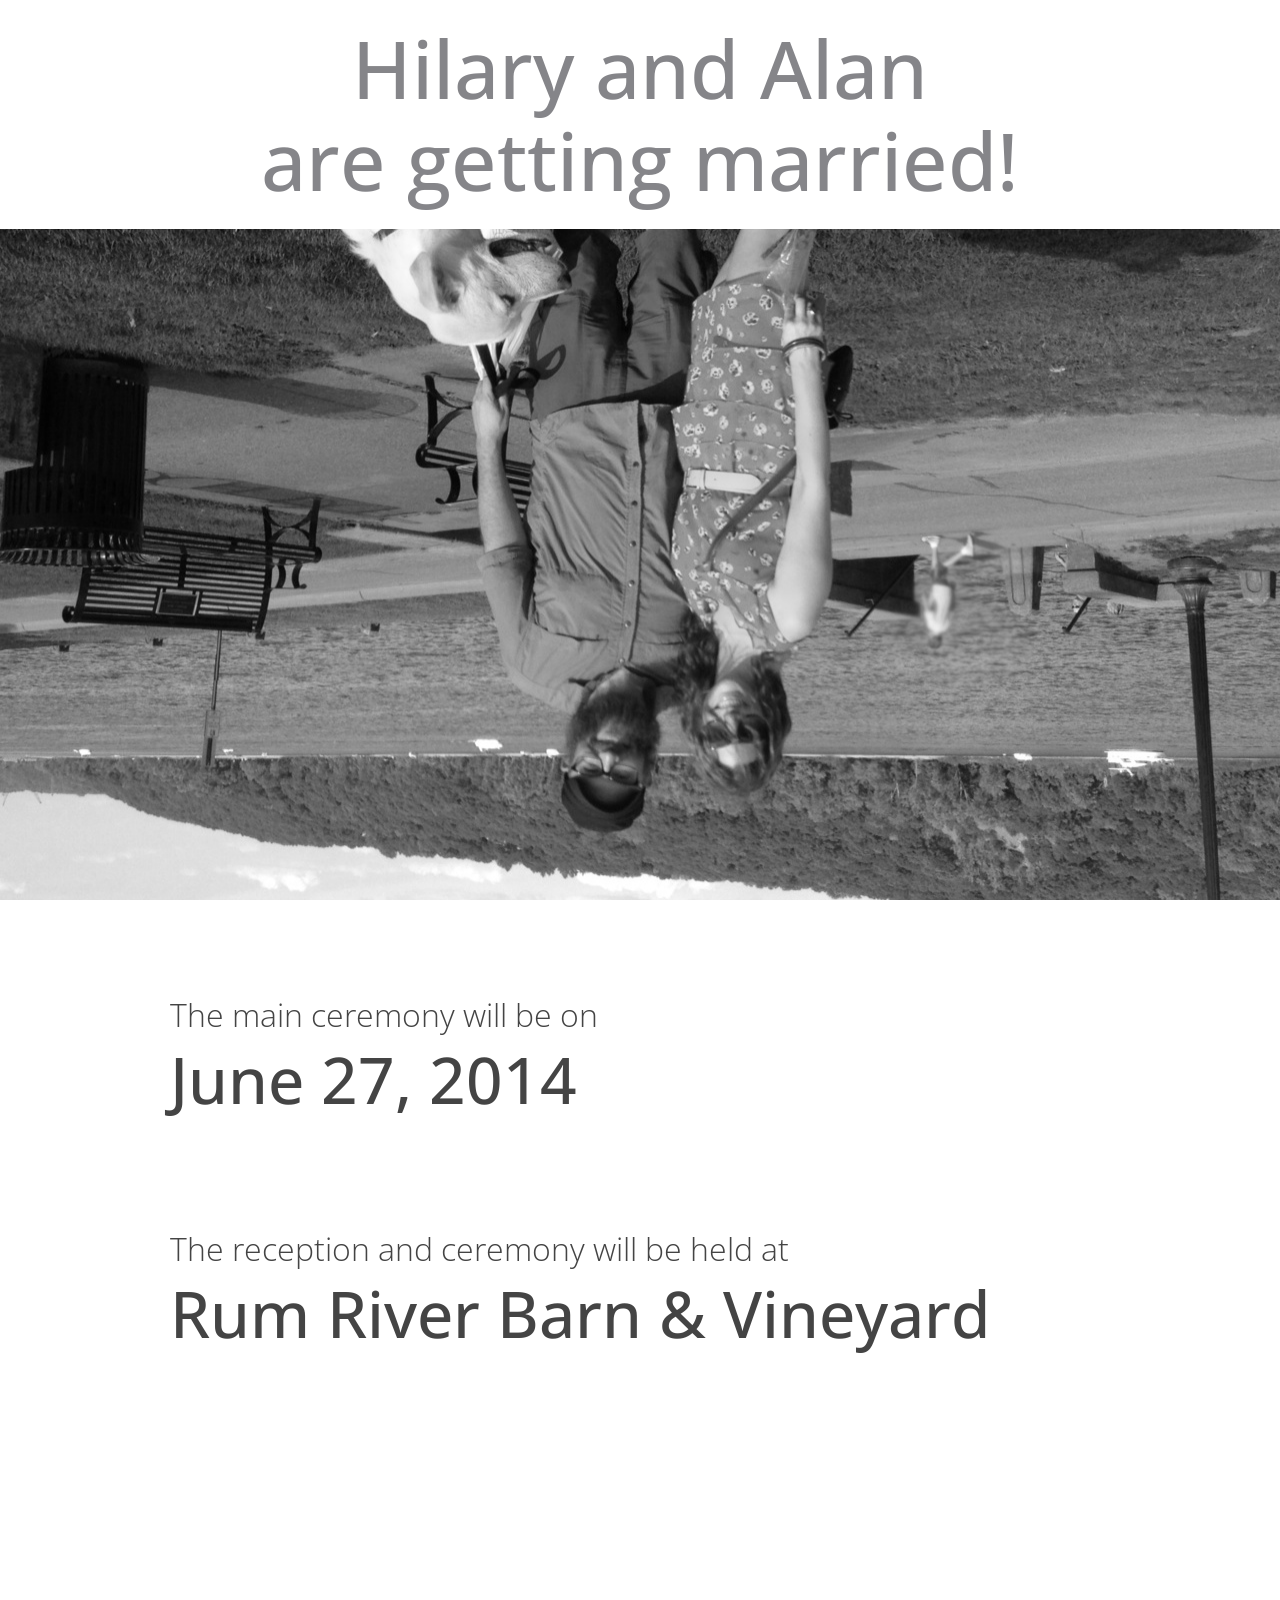
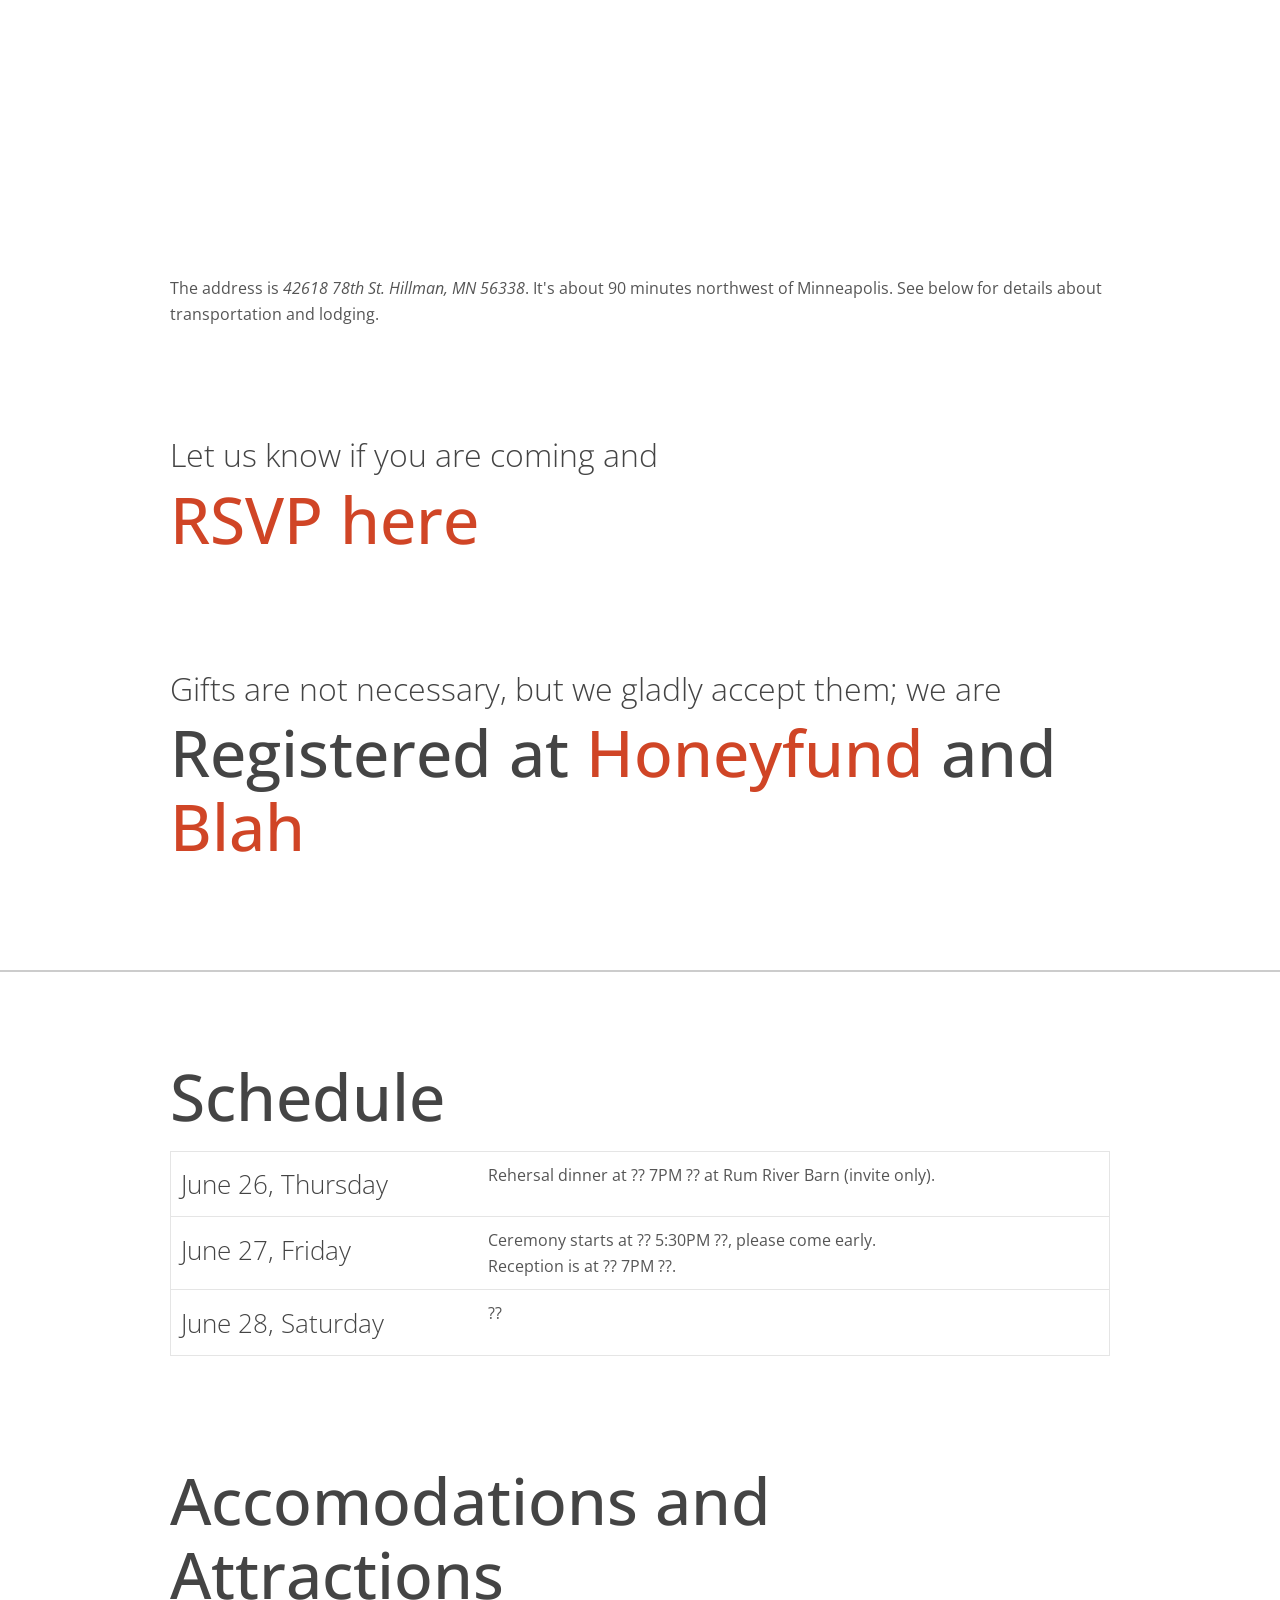
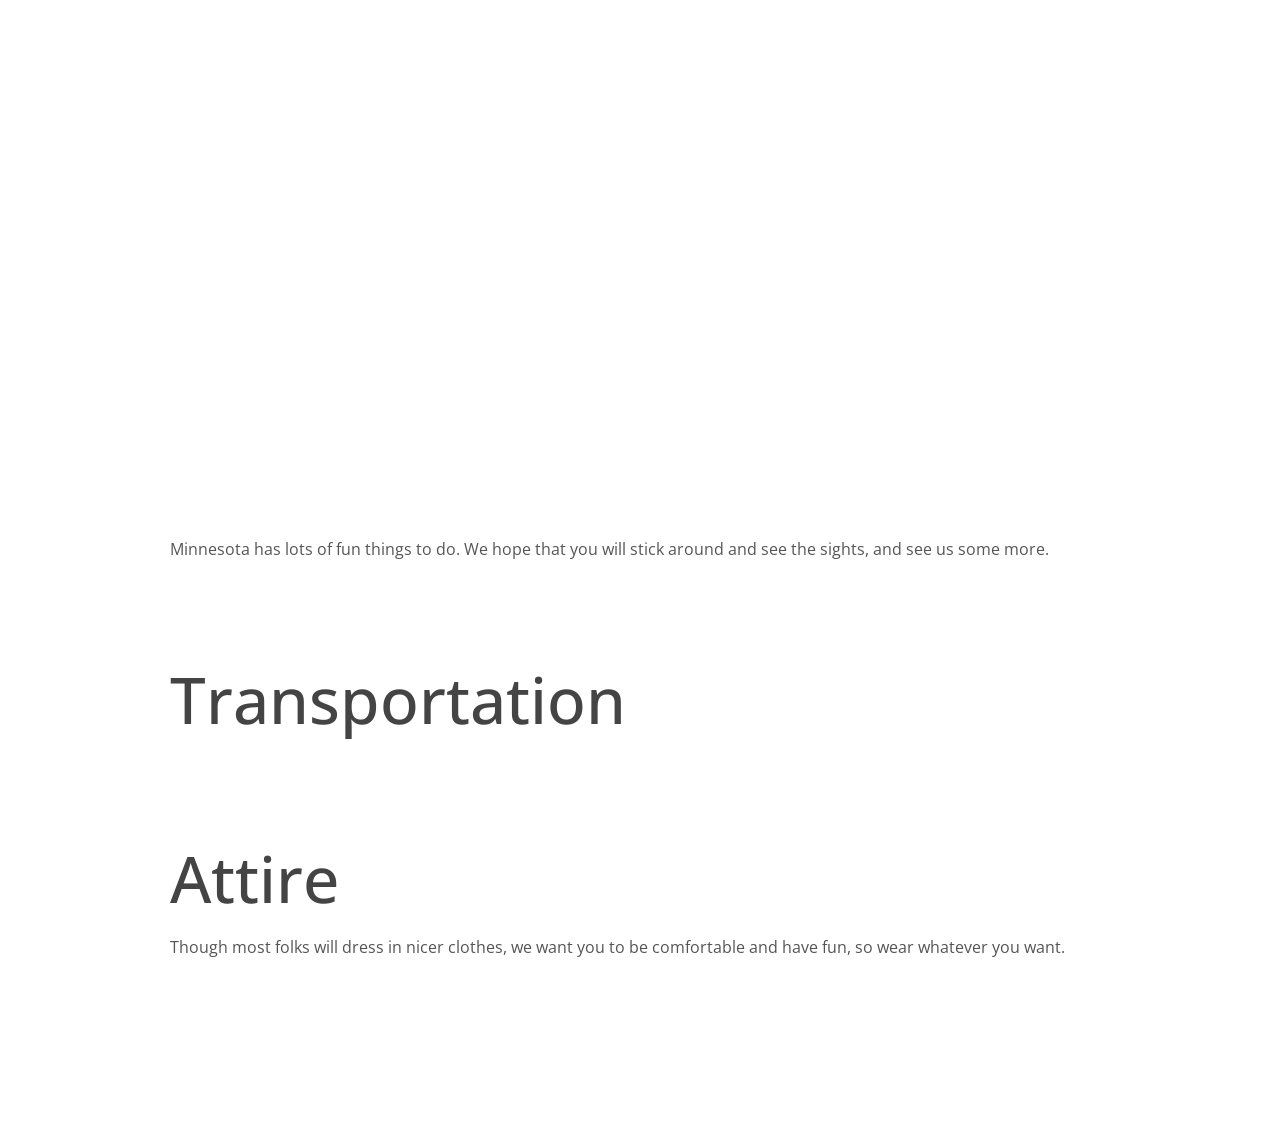
<file: index.html>
<!DOCTYPE html>
<!--[if lt IE 7]> <html class="no-js lt-ie9 lt-ie8 lt-ie7"> <![endif]-->
<!--[if IE 7]> <html class="no-js lt-ie9 lt-ie8"> <![endif]-->
<!--[if IE 8]> <html class="no-js lt-ie9"> <![endif]-->
<!--[if gt IE 8]><!--> <html class="no-js"> <!--<![endif]-->
<head>
  <meta charset="utf-8">
  <meta http-equiv="X-UA-Compatible" content="IE=edge">
  <title>Hilary and Alan | June 27, 2014</title>
  <meta name="description" content="">
  <meta name="viewport" content="width=device-width, initial-scale=1">

  <link rel="stylesheet" href="bower_components/gumby/css/gumby.css">
  <link rel="stylesheet" href="styles/gumby-extras.css">
  <link rel="stylesheet" href="styles/main.css">

  <script src="bower_components/html5-boilerplate/js/vendor/modernizr-2.6.2.min.js"></script>
</head>

<body>
  <!--[if lt IE 7]>
    <p class="browsehappy">You are using an <strong>outdated</strong> browser. Please <a href="http://browsehappy.com/">upgrade your browser</a> to improve your experience.</p>
  <![endif]-->

  <div class="row">
    <div class="twelve columns">
      <h1 class="center">Hilary and Alan <br> are getting married!</h1>
    </div>
  </div>

  <div class="top-image parallax section-block" gumby-parallax="0.5"></div>

  <div class="row section-block">
    <div class="twelve columns">
      <h3>The main ceremony will be on</h3>
      <h2>June 27, 2014</h2>
    </div>
  </div>

  <div class="row section-block">
    <div class="twelve columns">
      <h3>The reception and ceremony will be held at</h3>
      <h2>Rum River Barn & Vineyard</h2>

      <iframe width="100%" height="500px" frameBorder="0" src="https://a.tiles.mapbox.com/v3/zzolo.gmlc0583/mm/index.html?secure=1#18/45.87358/-93.77508"></iframe>

      <p>The address is <em>42618 78th St. Hillman, MN 56338</em>.  It's about 90 minutes northwest of Minneapolis.  See below for details about transportation and lodging.</p>
    </div>
  </div>

  <div class="row section-block">
    <div class="twelve columns">
      <h3>Let us know if you are coming and</h3>
      <h2><a href="#">RSVP here</a></h2>
    </div>
  </div>

  <div class="row section-block">
    <div class="twelve columns">
      <h3>Gifts are not necessary, but we gladly accept them; we are</h3>
      <h2>Registered at <a href="#">Honeyfund</a> and <a href="#">Blah</a></h2>
    </div>
  </div>

  <hr class="section-block">

  <div class="row section-block">
    <div class="twelve columns">
      <h2>Schedule</h2>

      <table>
        <tbody>
          <tr>
            <td><h4>June 26, Thursday</h4></td>
            <td>Rehersal dinner at ?? 7PM ?? at Rum River Barn (invite only).</td>
          </tr>
          <tr>
            <td><h4>June 27, Friday</h4></td>
            <td>Ceremony starts at ?? 5:30PM ??, please come early. <br> Reception is at ?? 7PM ??.</td>
          </tr>
          <tr>
            <td><h4>June 28, Saturday</h4></td>
            <td>??</td>
          </tr>
        </tbody>
      </table>
    </div>
  </div>

  <div class="row section-block">
    <div class="twelve columns">
      <h2>Accomodations and Attractions</h2>

      <iframe width="100%" height="500px" frameBorder="0" src="https://a.tiles.mapbox.com/v3/zzolo.gmlj8b7g/mm/zoompan.html?secure=1#8/45.493/-93.340"></iframe>

      <p>Minnesota has lots of fun things to do.  We hope that you will stick around and see the sights, and see us some more.</p>
    </div>
  </div>

  <div class="row section-block">
    <div class="twelve columns">
      <h2>Transportation</h2>
    </div>
  </div>

  <div class="row section-block">
    <div class="twelve columns">
      <h2>Attire</h2>
      <p>Though most folks will dress in nicer clothes, we want you to be comfortable and have fun, so wear whatever you want.</p>
    </div>
  </div>

  <div class="row footer">
    <div class="twelve columns">
    </div>
  </div>

  <script src="//ajax.googleapis.com/ajax/libs/jquery/1.10.2/jquery.min.js"></script>
  <script>window.jQuery || document.write('<script src="bower_components/html5-boilerplate/js/vendor/jquery-1.10.2.min.js"><\/script>')</script>
  <script src="bower_components/gumby/js/libs/gumby.min.js"></script>
  <script src="bower_components/gumby-parallax/gumby.parallax.js"></script>

</body>
</html>
</file>
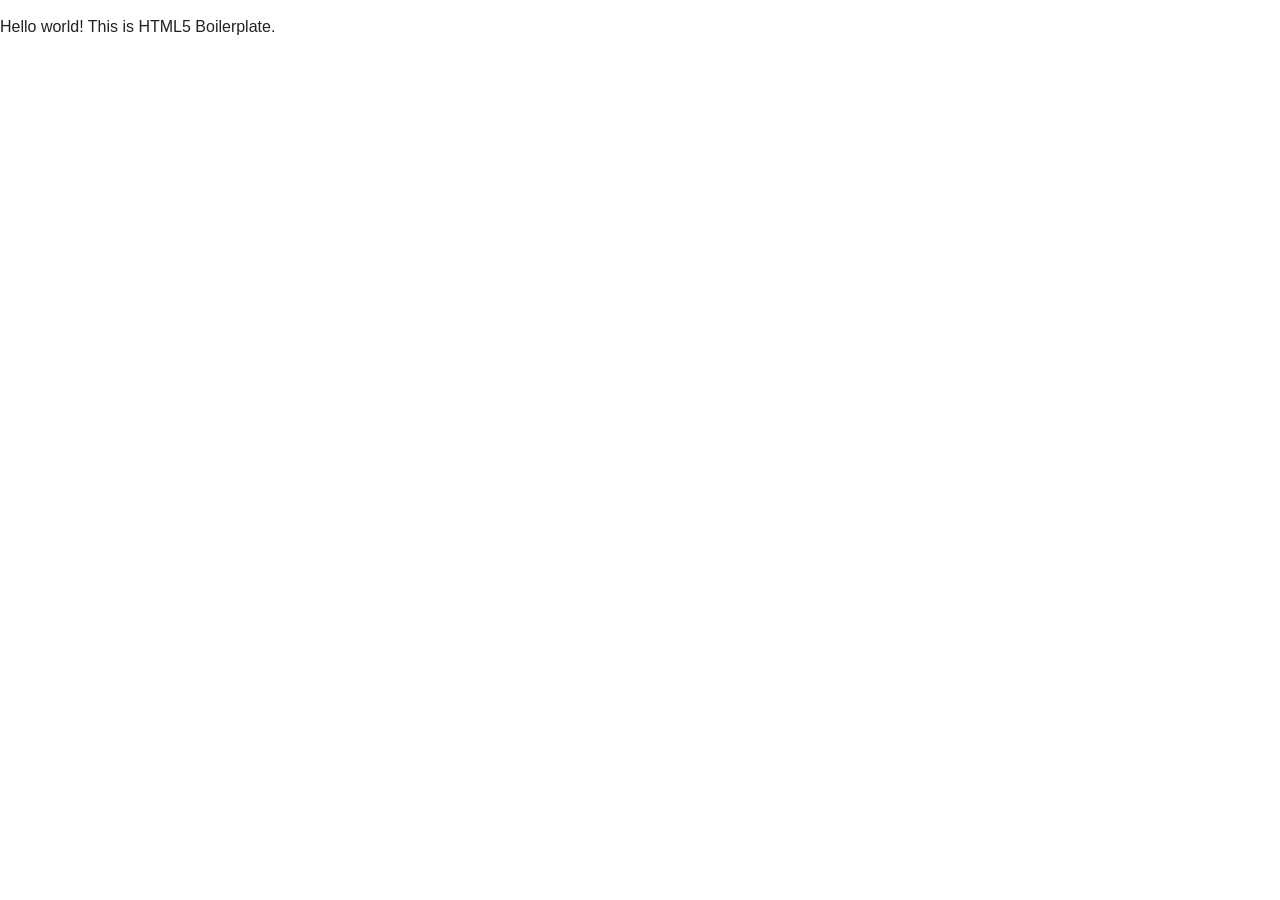
<file: bower_components/html5-boilerplate/index.html>
<!DOCTYPE html>
<!--[if lt IE 7]>      <html class="no-js lt-ie9 lt-ie8 lt-ie7"> <![endif]-->
<!--[if IE 7]>         <html class="no-js lt-ie9 lt-ie8"> <![endif]-->
<!--[if IE 8]>         <html class="no-js lt-ie9"> <![endif]-->
<!--[if gt IE 8]><!--> <html class="no-js"> <!--<![endif]-->
    <head>
        <meta charset="utf-8">
        <meta http-equiv="X-UA-Compatible" content="IE=edge">
        <title></title>
        <meta name="description" content="">
        <meta name="viewport" content="width=device-width, initial-scale=1">

        <!-- Place favicon.ico and apple-touch-icon.png in the root directory -->

        <link rel="stylesheet" href="css/normalize.css">
        <link rel="stylesheet" href="css/main.css">
        <script src="js/vendor/modernizr-2.6.2.min.js"></script>
    </head>
    <body>
        <!--[if lt IE 7]>
            <p class="browsehappy">You are using an <strong>outdated</strong> browser. Please <a href="http://browsehappy.com/">upgrade your browser</a> to improve your experience.</p>
        <![endif]-->

        <!-- Add your site or application content here -->
        <p>Hello world! This is HTML5 Boilerplate.</p>

        <script src="//ajax.googleapis.com/ajax/libs/jquery/1.10.2/jquery.min.js"></script>
        <script>window.jQuery || document.write('<script src="js/vendor/jquery-1.10.2.min.js"><\/script>')</script>
        <script src="js/plugins.js"></script>
        <script src="js/main.js"></script>

        <!-- Google Analytics: change UA-XXXXX-X to be your site's ID. -->
        <script>
            (function(b,o,i,l,e,r){b.GoogleAnalyticsObject=l;b[l]||(b[l]=
            function(){(b[l].q=b[l].q||[]).push(arguments)});b[l].l=+new Date;
            e=o.createElement(i);r=o.getElementsByTagName(i)[0];
            e.src='//www.google-analytics.com/analytics.js';
            r.parentNode.insertBefore(e,r)}(window,document,'script','ga'));
            ga('create','UA-XXXXX-X');ga('send','pageview');
        </script>
    </body>
</html>
</file>
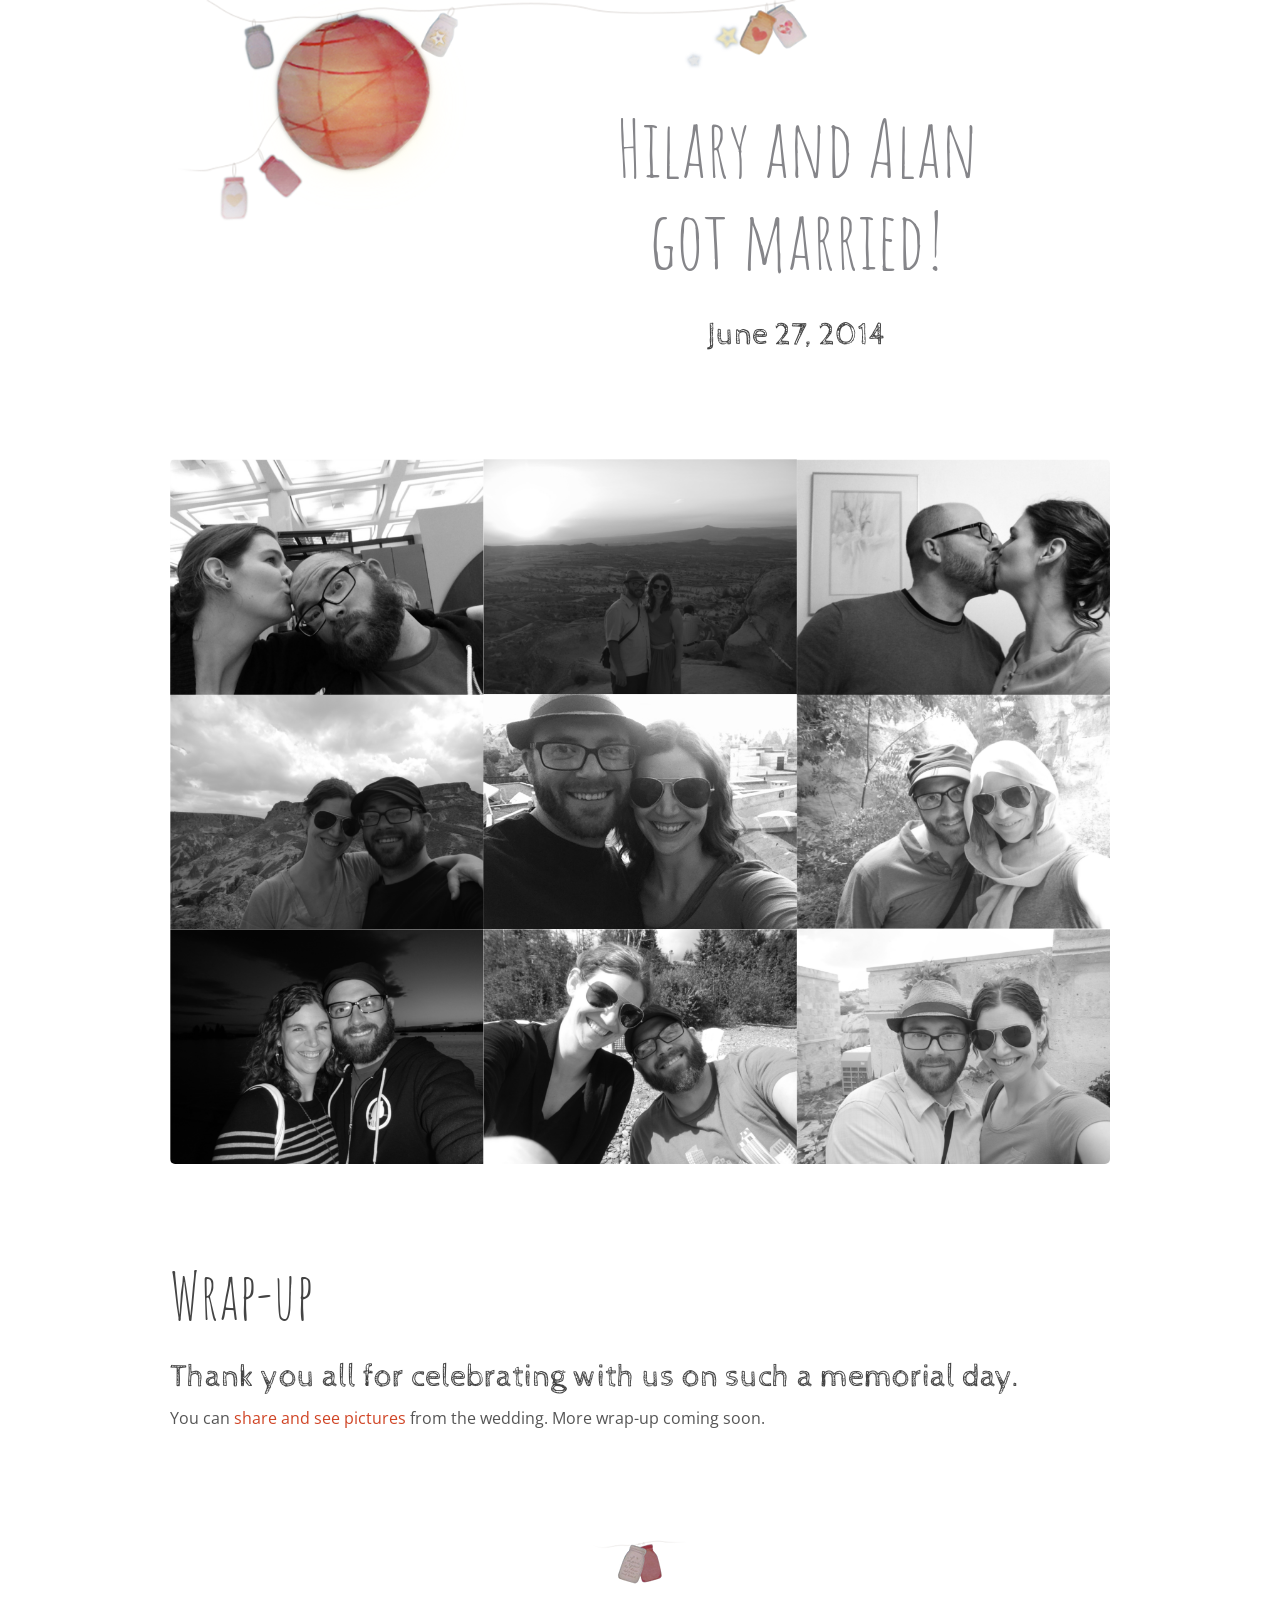
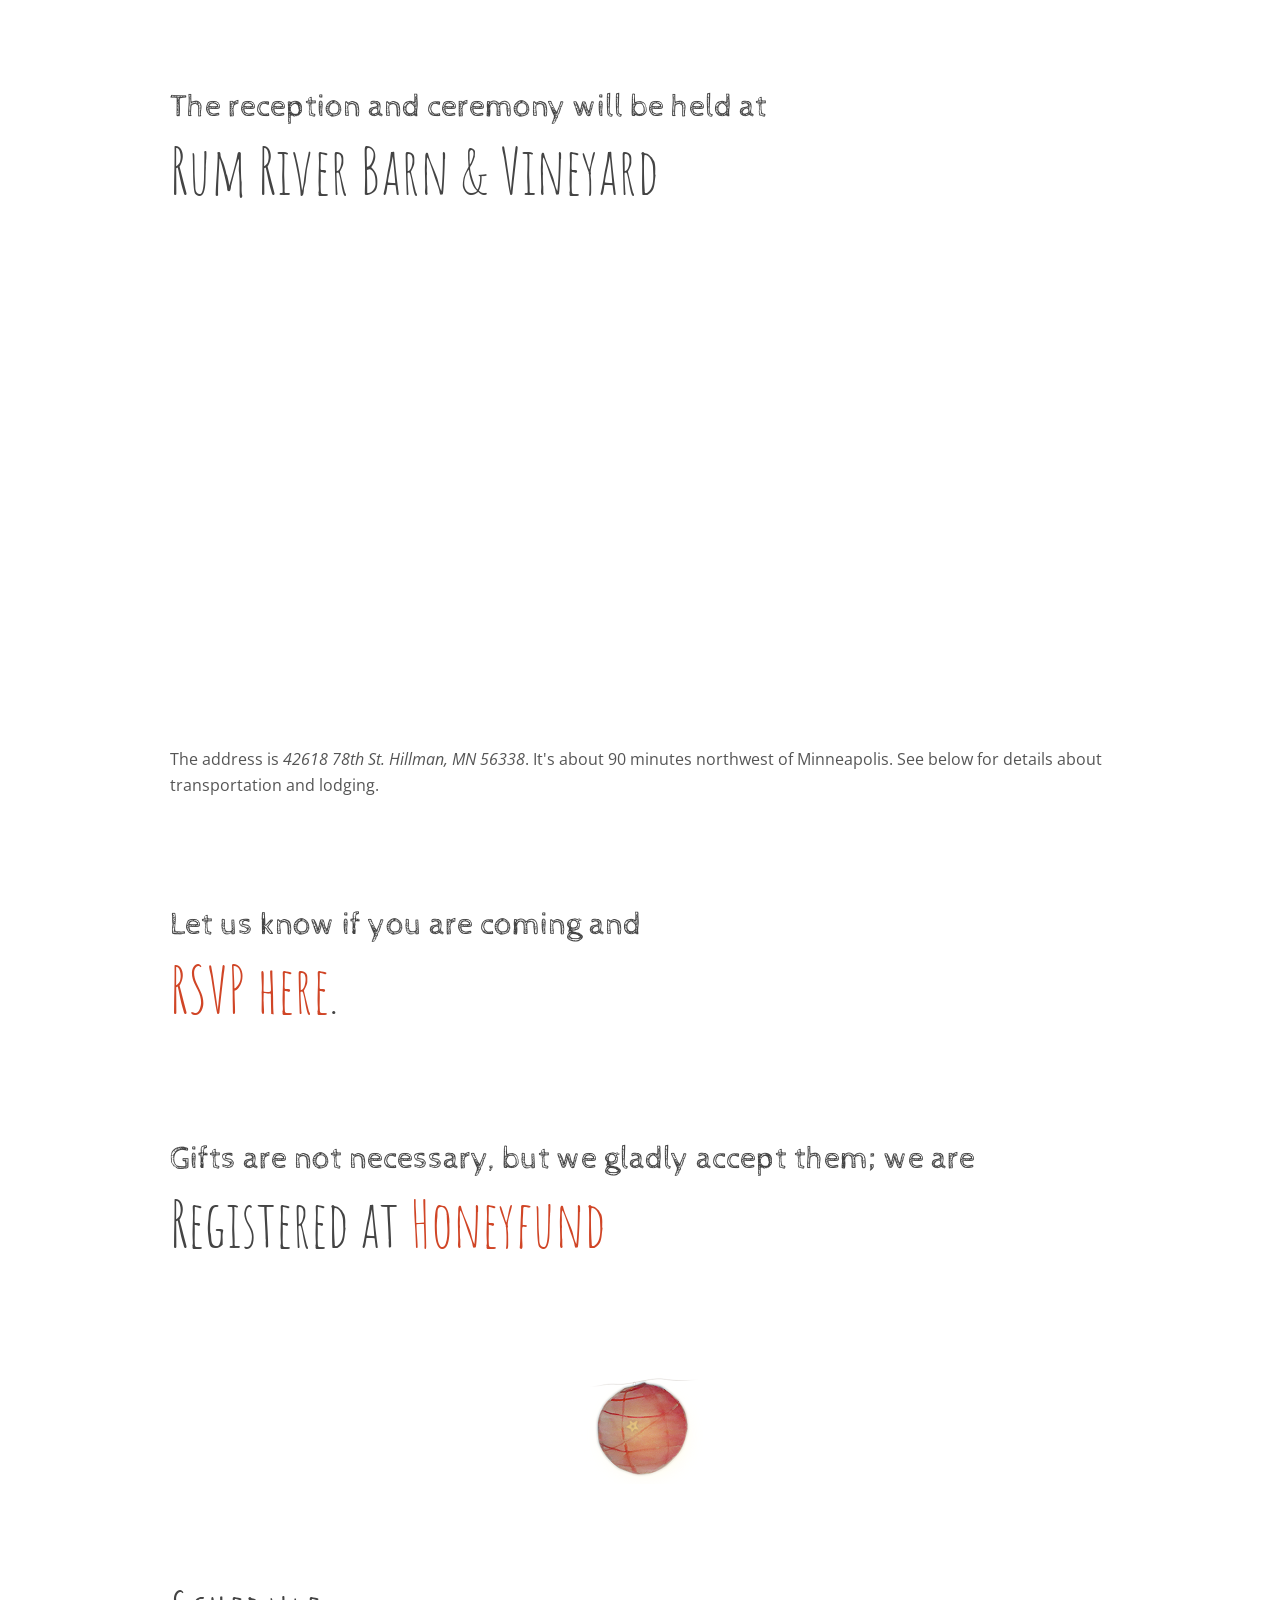
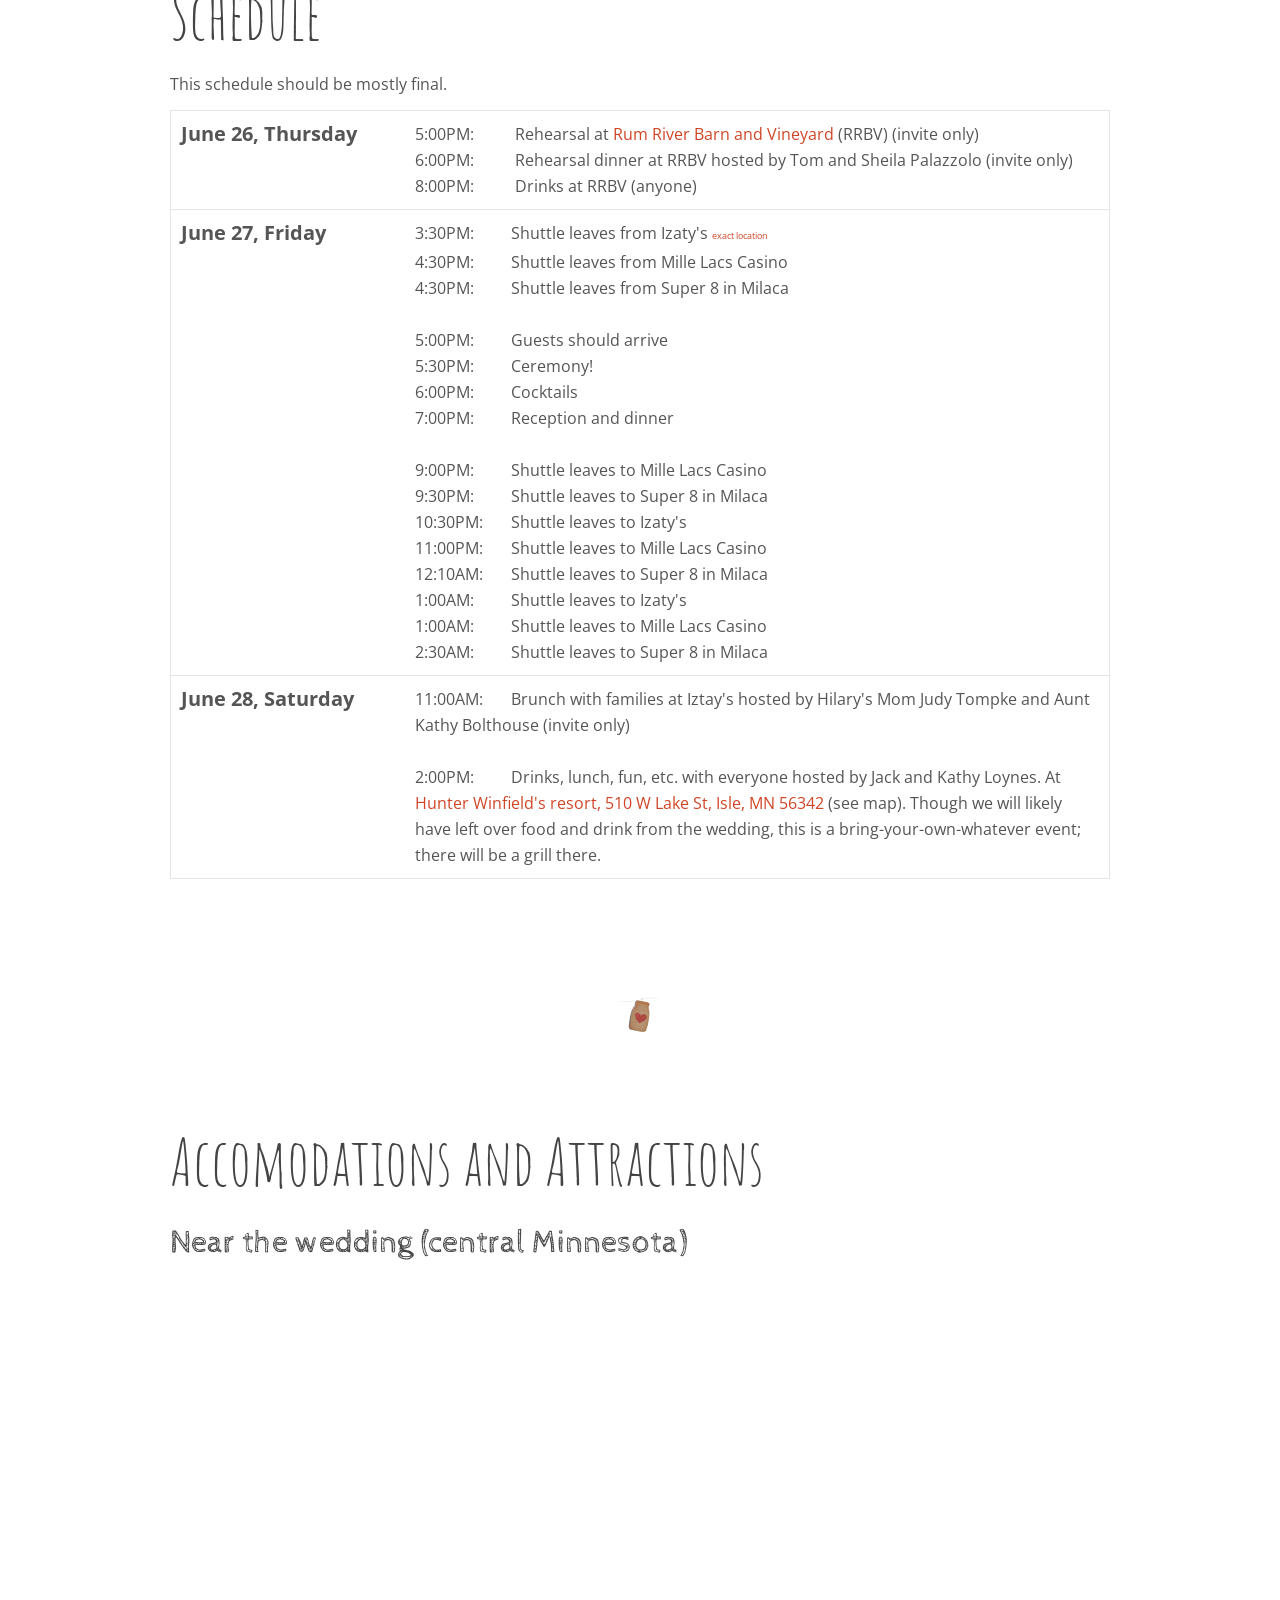
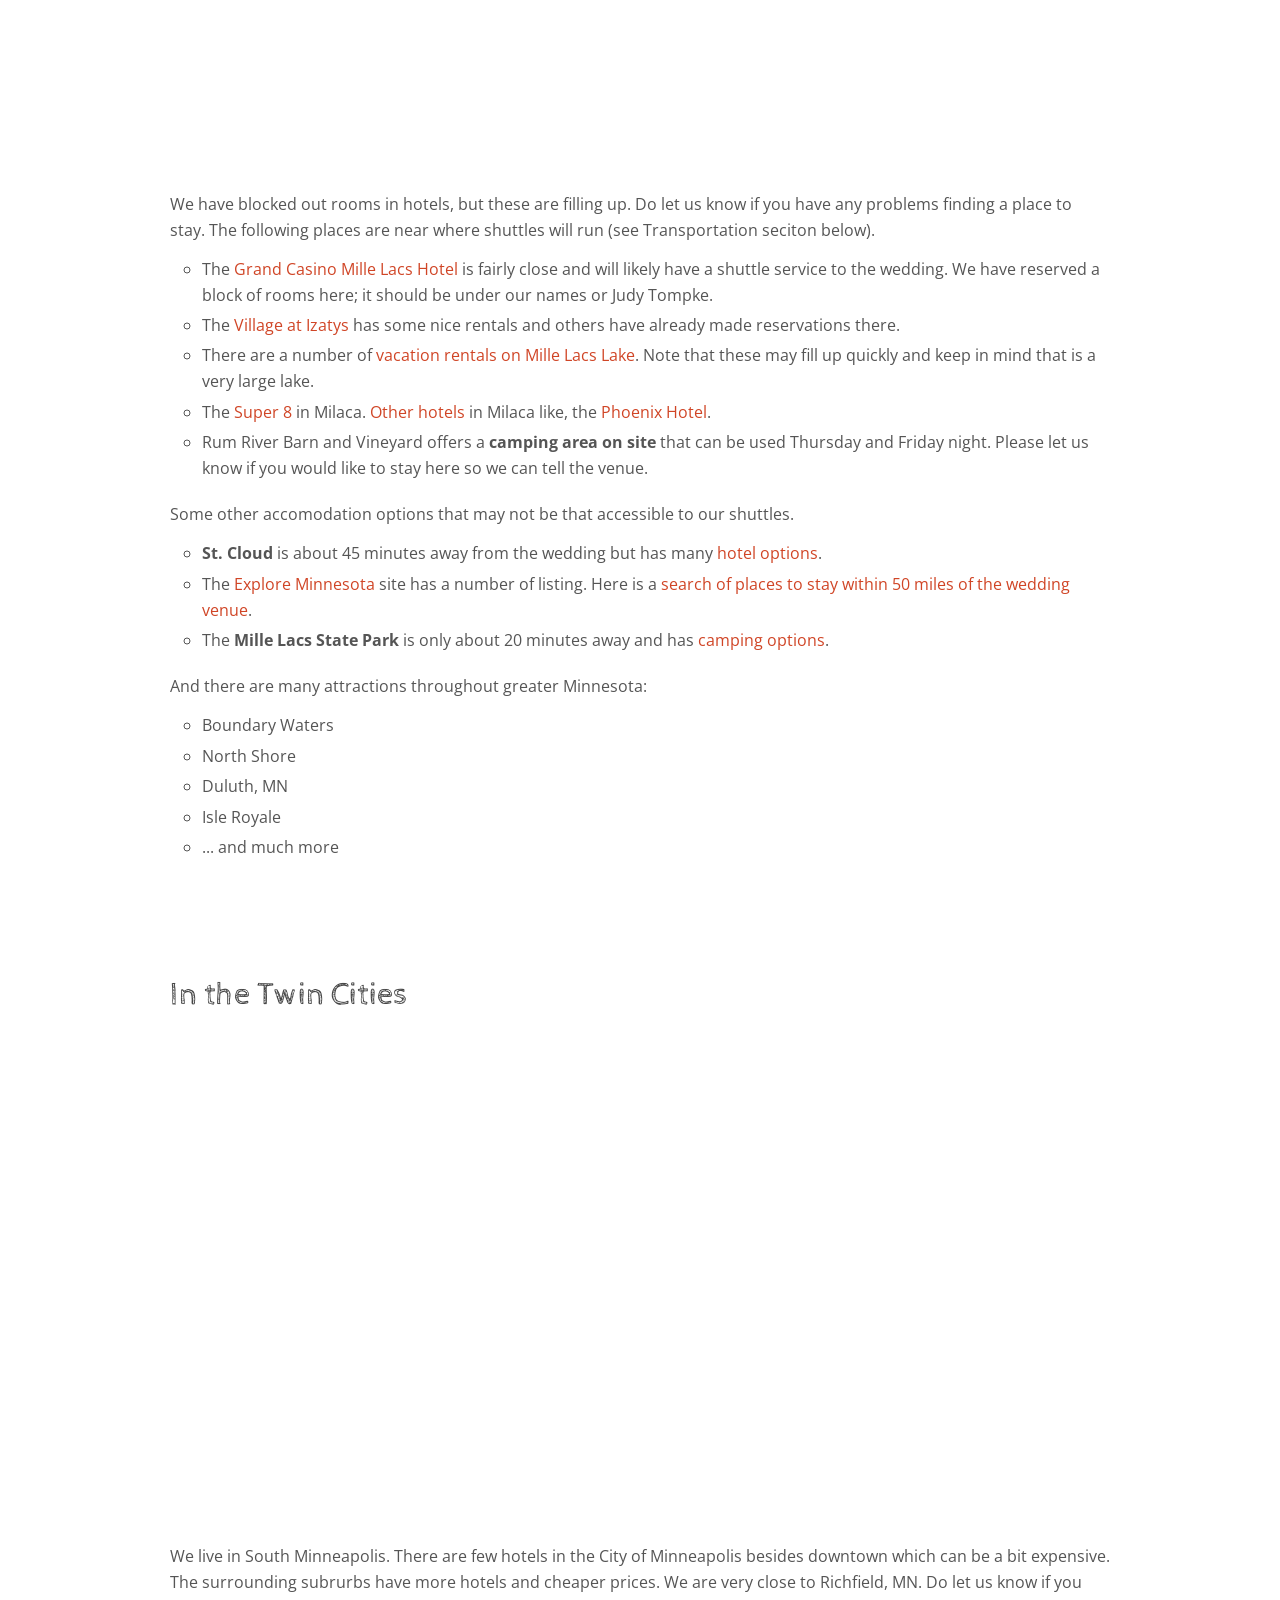
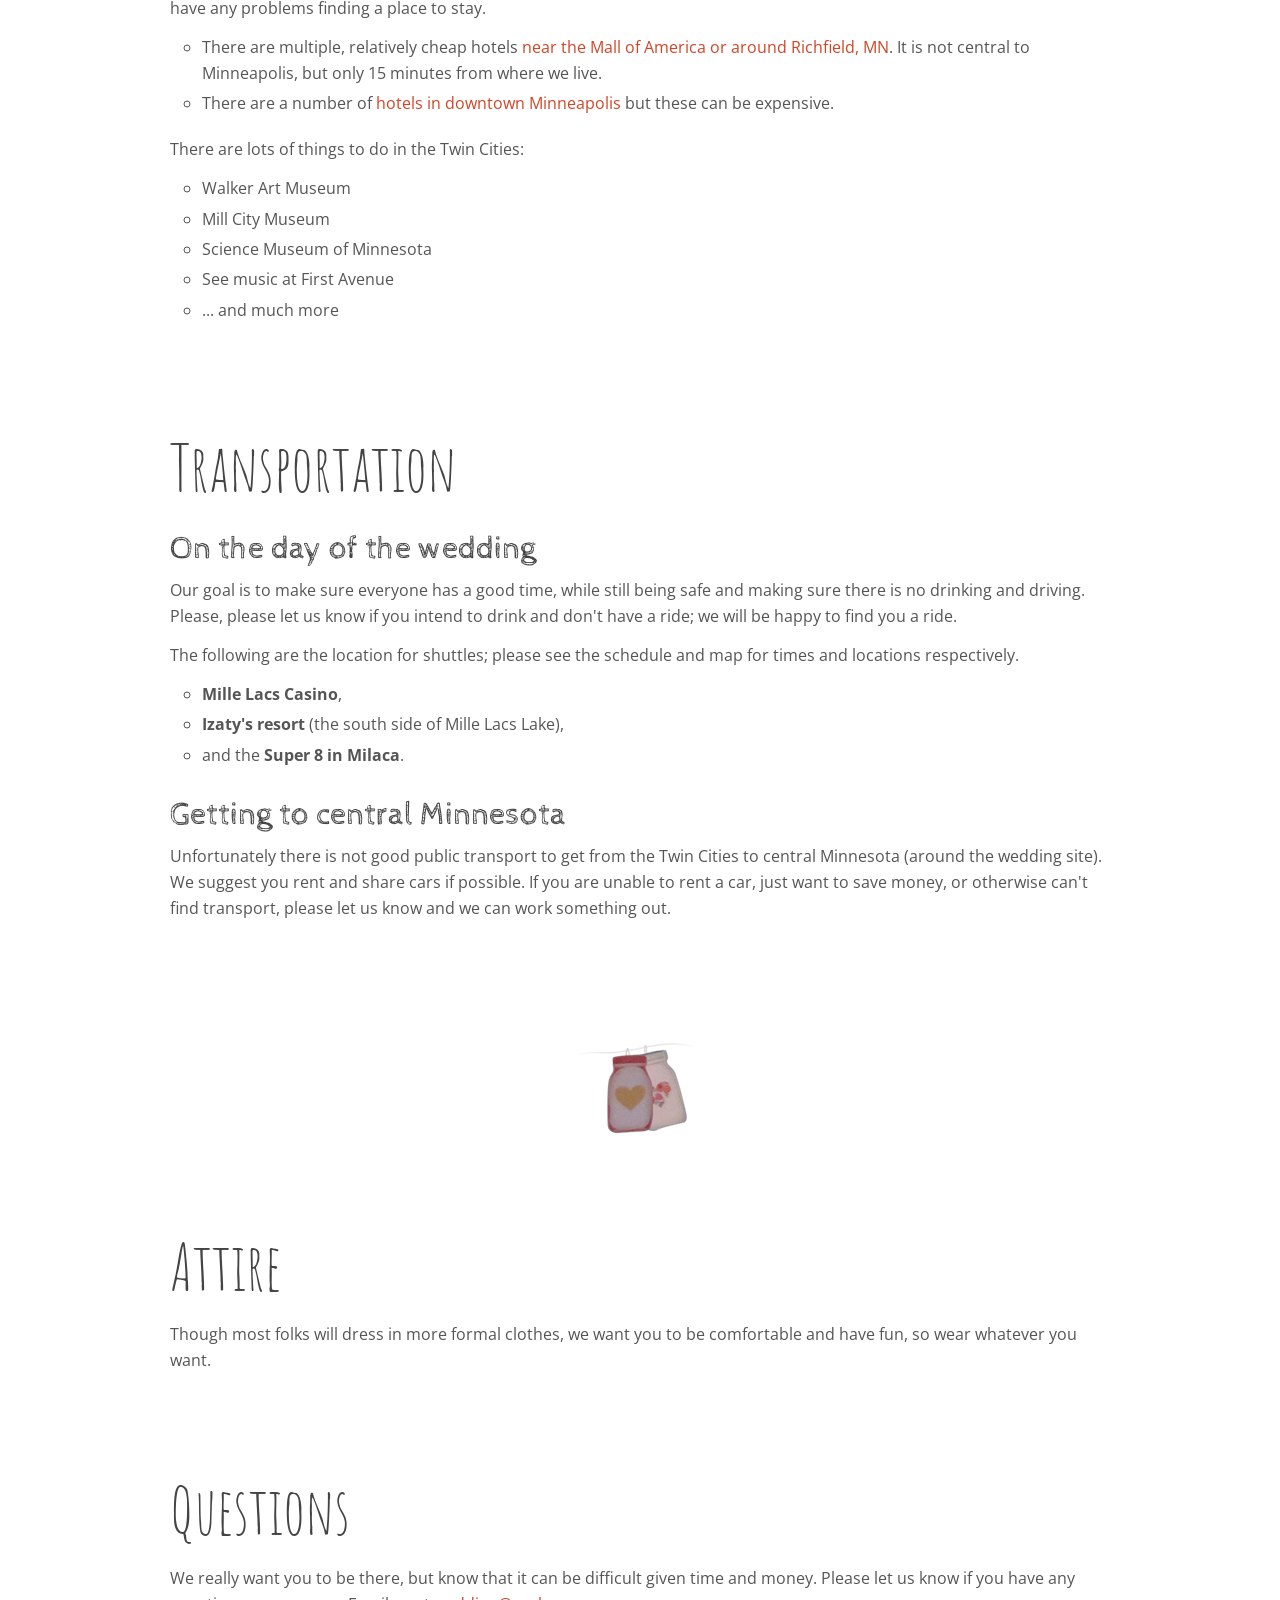
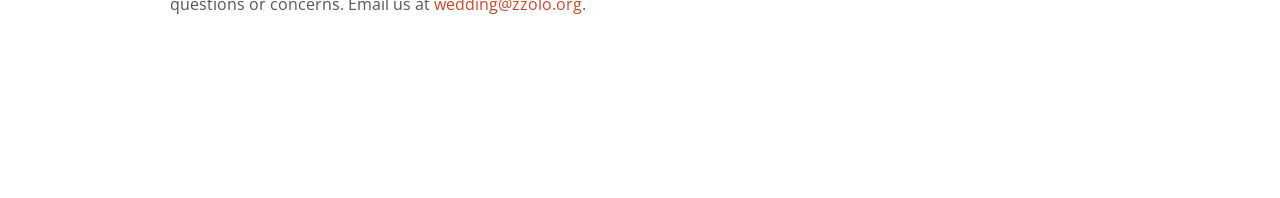
<file: index-proxy.html>
<!DOCTYPE html>
<!--[if lt IE 7]> <html class="no-js lt-ie9 lt-ie8 lt-ie7"> <![endif]-->
<!--[if IE 7]> <html class="no-js lt-ie9 lt-ie8"> <![endif]-->
<!--[if IE 8]> <html class="no-js lt-ie9"> <![endif]-->
<!--[if gt IE 8]><!--> <html class="no-js"> <!--<![endif]-->
<head>
  <meta charset="utf-8">
  <meta http-equiv="X-UA-Compatible" content="IE=edge">
  <title>Hilary and Alan | June 27, 2014</title>
  <meta name="description" content="">
  <meta name="viewport" content="width=device-width, initial-scale=1">

  <base target="_blank">

  <link href="http://fonts.googleapis.com/css?family=Cabin+Sketch:400,700|Amatic+SC:400,700" rel="stylesheet" type="text/css">

  <link href="//api.tiles.mapbox.com/mapbox.js/v1.6.1/mapbox.css" rel="stylesheet">
  <link rel="stylesheet" href="bower_components/gumby/css/gumby.css">
  <link rel="stylesheet" href="styles/gumby-extras.css">
  <link rel="stylesheet" href="styles/main.css">

  <script src="bower_components/html5-boilerplate/js/vendor/modernizr-2.6.2.min.js"></script>
</head>

<body>
  <!--[if lt IE 7]>
    <p class="browsehappy">You are using an <strong>outdated</strong> browser. Please <a href="http://browsehappy.com/">upgrade your browser</a> to improve your experience.</p>
  <![endif]-->

  <div class="row">
    <div class="twelve columns">
      <div class="heading-container">
        <h1 class="center"><a href="/" target="_self">Hilary and Alan <br> got married!</a></h1>
        <h3>June 27, 2014</h3>
      </div>
    </div>
  </div>

  <div class="row section-block">
    <div class="twelve columns">
      <img class="rounded" src="images/collage.png" />
    </div>
  </div>

  <div class="row section-block">
    <div class="twelve columns">
      <h2 class="">Wrap-up</h2>
      <h3>Thank you all for celebrating with us on such a memorial day.</h3>


      <p>You can <a href="pictures.html" target="_self">share and see pictures</a> from the wedding.  More wrap-up coming soon.</p>
    </div>
  </div>

  <div class="trinket-spacer jars"></div>

  <div class="row section-block">
    <div class="twelve columns">
      <h3>The reception and ceremony will be held at</h3>
      <h2 class="">Rum River Barn &amp; Vineyard</h2>

      <div id="mapSite"></div>

      <p>The address is <em>42618 78th St. Hillman, MN 56338</em>.  It's about 90 minutes northwest of Minneapolis.  See below for details about transportation and lodging.</p>
    </div>
  </div>

  <div class="row section-block">
    <div class="twelve columns">
      <h3>Let us know if you are coming and</h3>
      <h2><a href="/rsvp.html" target="_self">RSVP here</a>.</h2>
    </div>
  </div>

  <div class="row section-block">
    <div class="twelve columns">
      <h3>Gifts are not necessary, but we gladly accept them; we are</h3>
      <h2>Registered at <a href="http://www.honeyfund.com/wedding/alanhilary2014" target="_blank">Honeyfund</a></h2>
    </div>
  </div>

  <div class="trinket-spacer lantern"></div>

  <div class="row section-block">
    <div class="twelve columns">
      <h2>Schedule</h2>

      <p>This schedule should be mostly final.</p>

      <table>
        <tbody>
          <tr>
            <td class="day">June 26, Thursday</td>
            <td>
              <span class="schedule-time">5:00PM:</span> Rehearsal at <a href="https://www.google.com/maps/place/Rum+River+Barn+and+Vineyard/@45.873603,-93.775293,15z/data=!4m2!3m1!1s0x52b3f37a50b27423:0x631062fa75233fd2" target="_blank">Rum River Barn and Vineyard</a> (RRBV) (invite only) <br>
              <span class="schedule-time">6:00PM:</span> Rehearsal dinner at RRBV hosted by Tom and Sheila Palazzolo (invite only) <br>
              <span class="schedule-time">8:00PM:</span> Drinks at RRBV (anyone)
            </td>
          </tr>
          <tr>
            <td class="day">June 27, Friday</td>
            <td>
              <span class="schedule-time">3:30PM:</span>Shuttle leaves from Izaty's <small><a href="https://www.google.com/maps/place/46%C2%B008'01.7%22N+93%C2%B035'03.8%22W/@46.1338054,-93.584378,645m/data=!3m1!1e3!4m2!3m1!1s0x0:0x0" target="_blank">exact location</a></small><br>
              <span class="schedule-time">4:30PM:</span>Shuttle leaves from Mille Lacs Casino <br>
              <span class="schedule-time">4:30PM:</span>Shuttle leaves from Super 8 in Milaca <br>
              <br>
              <span class="schedule-time">5:00PM:</span>Guests should arrive <br>
              <span class="schedule-time">5:30PM:</span>Ceremony! <br>
              <span class="schedule-time">6:00PM:</span>Cocktails <br>
              <span class="schedule-time">7:00PM:</span>Reception and dinner<br>
              <br>
              <span class="schedule-time">9:00PM:</span>Shuttle leaves to Mille Lacs Casino <br>
              <span class="schedule-time">9:30PM:</span>Shuttle leaves to Super 8 in Milaca <br>
              <span class="schedule-time">10:30PM:</span>Shuttle leaves to Izaty's <br>
              <span class="schedule-time">11:00PM:</span>Shuttle leaves to Mille Lacs Casino <br>
              <span class="schedule-time">12:10AM:</span>Shuttle leaves to Super 8 in Milaca <br>
              <span class="schedule-time">1:00AM:</span>Shuttle leaves to Izaty's <br>
              <span class="schedule-time">1:00AM:</span>Shuttle leaves to Mille Lacs Casino <br>
              <span class="schedule-time">2:30AM:</span>Shuttle leaves to Super 8 in Milaca <br>
          </tr>
          <tr>
            <td class="day">June 28, Saturday</td>
            <td>
              <span class="schedule-time">11:00AM:</span>Brunch with families at Iztay's hosted by Hilary's Mom Judy Tompke and Aunt Kathy Bolthouse (invite only)<br> <br>
              <span class="schedule-time">2:00PM:</span>Drinks, lunch, fun, etc. with everyone hosted by Jack and Kathy Loynes.  At <a href="https://www.google.com/maps/place/510+W+Lake+St/@46.1390055,-93.4691396,17z/data=!3m1!4b1!4m2!3m1!1s0x52b3d8b83f263a15:0xd12214e4d4cfb916" target="_blank">Hunter Winfield's resort, 510 W Lake St, Isle, MN 56342</a> (see map).  Though we will likely have left over food and drink from the wedding, this is a bring-your-own-whatever event; there will be a grill there.
            </td>
          </tr>
        </tbody>
      </table>
    </div>
  </div>

  <div class="trinket-spacer jar"></div>

  <div class="row section-block">
    <div class="twelve columns">
      <h2>Accomodations and Attractions</h2>

      <h3>Near the wedding (central Minnesota)</h3>

      <div id="mapExtras"></div>

      <p>We have blocked out rooms in hotels, but these are filling up.  Do let us know if you have any problems finding a place to stay.  The following places are near where shuttles will run (see Transportation seciton below).</p>

      <ul>
        <li>The <a href="https://www.grandcasinomn.com/grand-casino-mille-lacs/where-to-stay/grand-casino-mille-lacs-hotel.aspx" target="_blank">Grand Casino Mille Lacs Hotel</a> is fairly close and will likely have a shuttle service to the wedding.  We have reserved a block of rooms here; it should be under our names or Judy Tompke.</a></li>
        <li>The <a href="http://www.thevillageatizatysresort.com/index.htm">Village at Izatys</a> has some nice rentals and others have already made reservations there.</li>
        <li>There are a number of <a href="https://www.google.com/search?q=house+rentals+mille+lacs+lake+mn" target-"_blank">vacation rentals on Mille Lacs Lake</a>.  Note that these may fill up quickly and keep in mind that is a very large lake.</li>
        <li>The <a href="http://www.super8.com/hotels/minnesota/milaca/super-8-milaca/hotel-overview">Super 8</a> in Milaca.  <a href="https://www.google.com/search?q=Hotels+Milaca%2C+MN" target="_blank">Other hotels</a> in Milaca like, the <a href="http://milacaphoenixhotel.com/">Phoenix Hotel</a>.</li>
        <li>Rum River Barn and Vineyard offers a <strong>camping area on site</strong> that can be used Thursday and Friday night.  Please let us know if you would like to stay here so we can tell the venue.</li>
      </ul>

      <p>Some other accomodation options that may not be that accessible to our shuttles.</p>

      <ul>
        <li><strong>St. Cloud</strong> is about 45 minutes away from the wedding but has many <a href="https://www.google.com/search?q=Hotels+St.+Cloud%2C+MN" target="_blank">hotel options</a>.</li>
        <li>The <a href="http://www.exploreminnesota.com/places-to-stay/index.aspx">Explore Minnesota</a> site has a number of listing.  Here is a <a href="http://www.exploreminnesota.com/places-to-stay/results/index.aspx?locationName=Hillman&locationType=City&radiusAndCity=true&radius=50&x=60&y=9&classifids=1&mustMatchAmens=true&pagesize=25&pageindex=0&paging=true">search of places to stay within 50 miles of the wedding venue</a>.
        <li>The <strong>Mille Lacs State Park</strong> is only about 20 minutes away and has <a href="http://www.dnr.state.mn.us/state_parks/mille_lacs_kathio/camping.html" target="_blank">camping options</a>.</li>
      </ul>

      <p>And there are many attractions throughout greater Minnesota:</p>

      <ul>
        <li>Boundary Waters</li>
        <li>North Shore</li>
        <li>Duluth, MN</li>
        <li>Isle Royale</li>
        <li>... and much more</li>
      </ul>

    </div>
  </div>



  <div class="row section-block">
    <div class="twelve columns">

      <h3>In the Twin Cities</h3>

      <div id="mapExtras-cities"></div>

      <p>We live in South Minneapolis.  There are few hotels in the City of Minneapolis besides downtown which can be a bit expensive.  The surrounding subrurbs have more hotels and cheaper prices.  We are very close to Richfield, MN.  Do let us know if you have any problems finding a place to stay.</p>

      <ul>
        <li>There are multiple, relatively cheap hotels <a href="http://www.mallofamerica.com/visit/hotels">near the Mall of America<a/> or around <a href="https://www.google.com/search?q=hotels+near+richfield%2C+mn&rlz=1C5CHFA_enUS503US503&oq=hotels+near+richfield%2C+mn&aqs=chrome..69i57j0l4.6751j0j4&sourceid=chrome&espv=210&es_sm=91&ie=UTF-8">Richfield, MN</a>.  It is not central to Minneapolis, but only 15 minutes from where we live.</li>
        <li>There are a number of <a href="http://www.hotels.com/de1410652/hotels-minneapolis-minnesota/">hotels in downtown Minneapolis</a> but these can be expensive.</li>
      </ul>

      <p>There are lots of things to do in the Twin Cities:</p>

      <ul>
        <li>Walker Art Museum</li>
        <li>Mill City Museum</li>
        <li>Science Museum of Minnesota</li>
        <li>See music at First Avenue</li>
        <li>... and much more</li>
      </ul>

    </div>
  </div>

  <div class="row section-block">
    <div class="twelve columns">
      <h2>Transportation</h2>

      <h3>On the day of the wedding</h3>

      <p>Our goal is to make sure everyone has a good time, while still being safe and making sure there is no drinking and driving.  Please, please let us know if you intend to drink and don't have a ride; we will be happy to find you a ride.</p>

      <p>The following are the location for shuttles; please see the schedule and map for times and locations respectively.</p>

      <ul>
        <li><strong>Mille Lacs Casino</strong>,</li>
        <li><strong>Izaty's resort</strong> (the south side of Mille Lacs Lake),</li>
        <li>and the <strong>Super 8 in Milaca</strong>.</li>
      </ul>

      <h3>Getting to central Minnesota</h3>

      <p>Unfortunately there is not good public transport to get from the Twin Cities to central Minnesota (around the wedding site).  We suggest you rent and share cars if possible.  If you are unable to rent a car, just want to save money, or otherwise can't find transport, please let us know and we can work something out.</p>
    </div>
  </div>


  <div class="trinket-spacer jars-other"></div>

  <div class="row section-block">
    <div class="twelve columns">
      <h2>Attire</h2>
      <p>Though most folks will dress in more formal clothes, we want you to be comfortable and have fun, so wear whatever you want.</p>
    </div>
  </div>

  <div class="row section-block">
    <div class="twelve columns">
      <h2>Questions</h2>
      <p>We really want you to be there, but know that it can be difficult given time and money.  Please let us know if you have any questions or concerns.  Email us at <a href="mailto:wedding@zzolo.org">wedding@zzolo.org</a>.</p>
    </div>
  </div>

  <div class="row footer">
    <div class="twelve columns">
    </div>
  </div>

  <script src="//ajax.googleapis.com/ajax/libs/jquery/1.10.2/jquery.min.js"></script>
  <script>window.jQuery || document.write('<script src="bower_components/html5-boilerplate/js/vendor/jquery-1.10.2.min.js"><\/script>')</script>
  <script src="bower_components/gumby/js/libs/gumby.min.js"></script>
  <script src="bower_components/gumby-parallax/gumby.parallax.js"></script>
  <script src="//api.tiles.mapbox.com/mapbox.js/v1.6.1/mapbox.js"></script>
  <script src="js/app.js"></script>

</body>
</html>
</file>
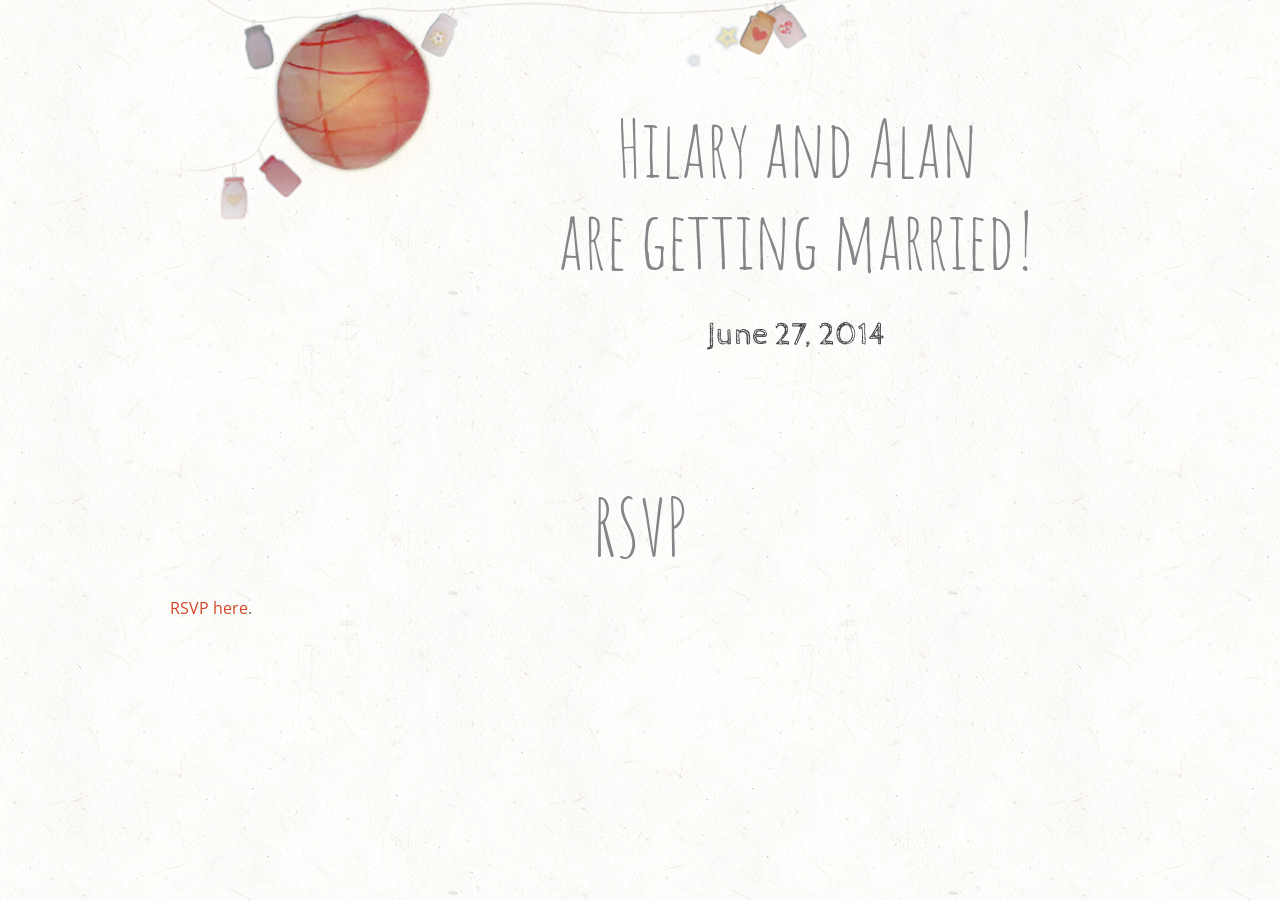
<file: rsvp.html>
<!DOCTYPE html>
<!--[if lt IE 7]> <html class="no-js lt-ie9 lt-ie8 lt-ie7"> <![endif]-->
<!--[if IE 7]> <html class="no-js lt-ie9 lt-ie8"> <![endif]-->
<!--[if IE 8]> <html class="no-js lt-ie9"> <![endif]-->
<!--[if gt IE 8]><!--> <html class="no-js"> <!--<![endif]-->
<head>
  <meta charset="utf-8">
  <meta http-equiv="X-UA-Compatible" content="IE=edge">
  <title>Hilary and Alan | RSVP | June 27, 2014</title>
  <meta name="description" content="">
  <meta name="viewport" content="width=device-width, initial-scale=1">

  <base target="_blank">

  <link href="http://fonts.googleapis.com/css?family=Cabin+Sketch:400,700|Amatic+SC:400,700" rel="stylesheet" type="text/css">

  <link href="//api.tiles.mapbox.com/mapbox.js/v1.6.1/mapbox.css" rel="stylesheet">
  <link rel="stylesheet" href="bower_components/gumby/css/gumby.css">
  <link rel="stylesheet" href="styles/gumby-extras.css">
  <link rel="stylesheet" href="styles/main.css">

  <script src="bower_components/html5-boilerplate/js/vendor/modernizr-2.6.2.min.js"></script>
</head>

<body class="paper save-the-date">
  <!--[if lt IE 7]>
    <p class="browsehappy">You are using an <strong>outdated</strong> browser. Please <a href="http://browsehappy.com/">upgrade your browser</a> to improve your experience.</p>
  <![endif]-->

  <div class="row">
    <div class="twelve columns">
      <div class="heading-container">
        <h1 class="center"><a href="/" target="_self">Hilary and Alan <br> are getting married!</a></h1>
        <h3>June 27, 2014</h3>
      </div>
    </div>
  </div>

  <div class="row section-block">
    <div class="twelve columns">
      <h1>RSVP</h1>

      <div id="wufoo-z12zunjj0b3os2f">
        <a href="https://zzolo.wufoo.com/forms/z12zunjj0b3os2f">RSVP here</a>.
      </div>
      <script type="text/javascript">var z12zunjj0b3os2f;(function(d, t) {
        var s = d.createElement(t), options = {
        'userName':'zzolo',
        'formHash':'z12zunjj0b3os2f',
        'autoResize':true,
        'height':'1274',
        'async':true,
        'host':'wufoo.com',
        'header':'show',
        'ssl':true};
        s.src = ('https:' == d.location.protocol ? 'https://' : 'http://') + 'wufoo.com/scripts/embed/form.js';
        s.onload = s.onreadystatechange = function() {
        var rs = this.readyState; if (rs) if (rs != 'complete') if (rs != 'loaded') return;
        try { z12zunjj0b3os2f = new WufooForm();z12zunjj0b3os2f.initialize(options);z12zunjj0b3os2f.display(); } catch (e) {}};
        var scr = d.getElementsByTagName(t)[0], par = scr.parentNode; par.insertBefore(s, scr);
        })(document, 'script');
      </script>
    </div>
  </div>


  <div class="row footer">
    <div class="twelve columns">
    </div>
  </div>

  <script src="//ajax.googleapis.com/ajax/libs/jquery/1.10.2/jquery.min.js"></script>
  <script>window.jQuery || document.write('<script src="bower_components/html5-boilerplate/js/vendor/jquery-1.10.2.min.js"><\/script>')</script>
  <script src="bower_components/gumby/js/libs/gumby.min.js"></script>
  <script src="bower_components/gumby-parallax/gumby.parallax.js"></script>
  <script src="//api.tiles.mapbox.com/mapbox.js/v1.6.1/mapbox.js"></script>
  <script src="js/app.js"></script>

</body>
</html>
</file>
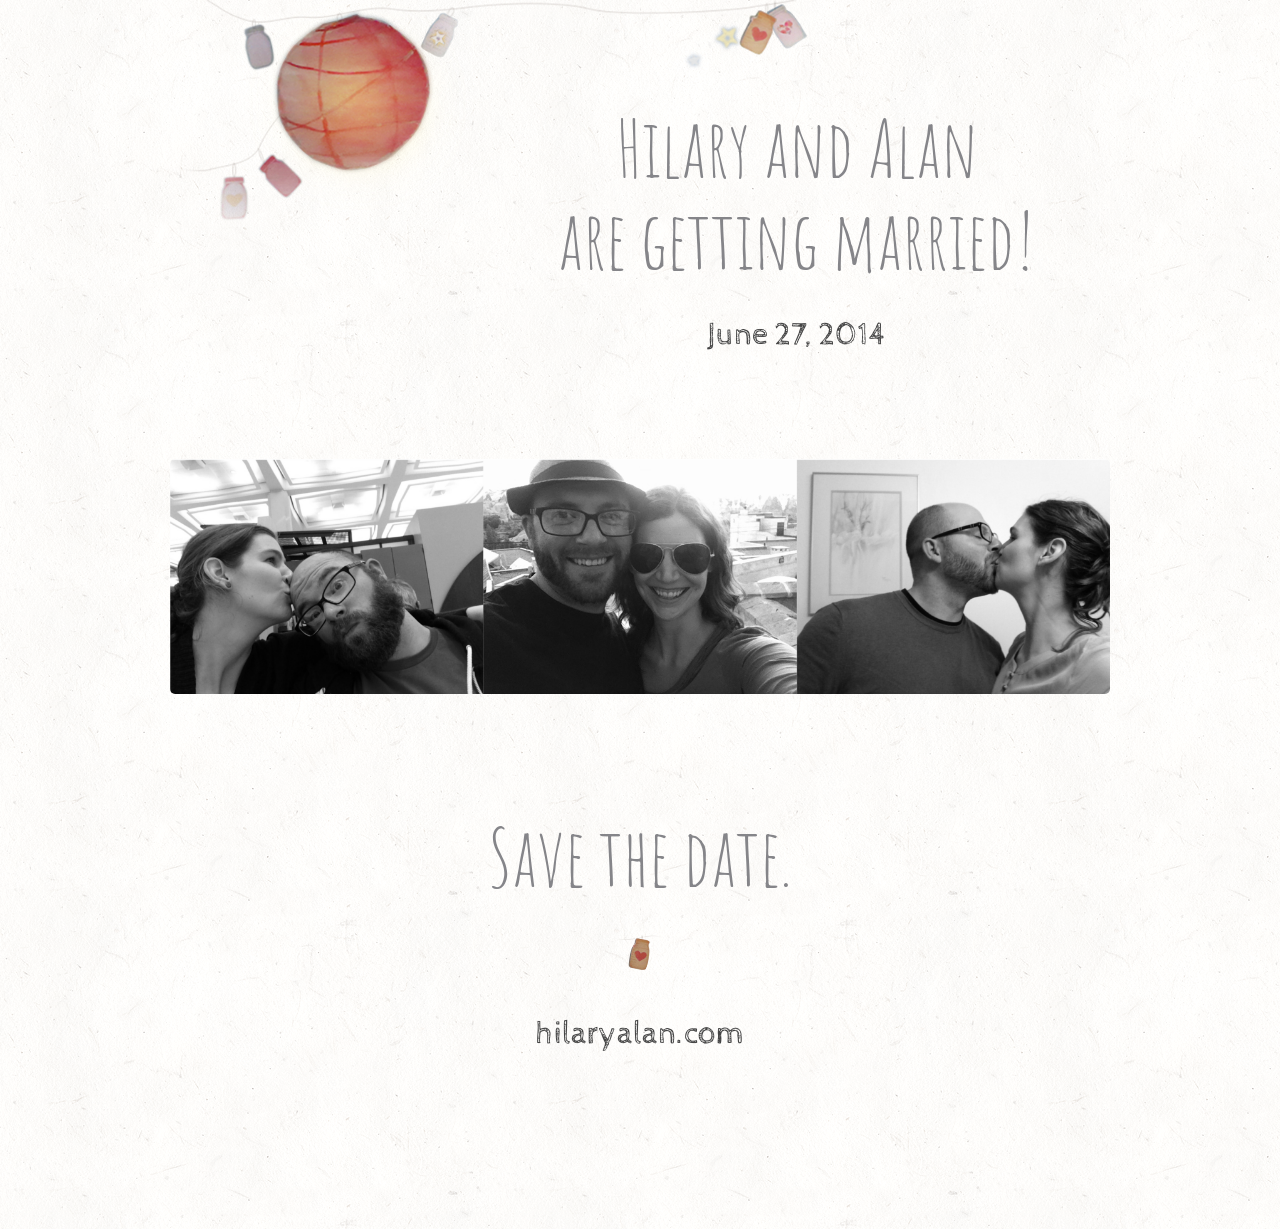
<file: save-the-date.html>
<!DOCTYPE html>
<!--[if lt IE 7]> <html class="no-js lt-ie9 lt-ie8 lt-ie7"> <![endif]-->
<!--[if IE 7]> <html class="no-js lt-ie9 lt-ie8"> <![endif]-->
<!--[if IE 8]> <html class="no-js lt-ie9"> <![endif]-->
<!--[if gt IE 8]><!--> <html class="no-js"> <!--<![endif]-->
<head>
  <meta charset="utf-8">
  <meta http-equiv="X-UA-Compatible" content="IE=edge">
  <title>Hilary and Alan | Save the Data! | June 27, 2014</title>
  <meta name="description" content="">
  <meta name="viewport" content="width=device-width, initial-scale=1">

  <base target="_blank">

  <link href="http://fonts.googleapis.com/css?family=Cabin+Sketch:400,700|Amatic+SC:400,700" rel="stylesheet" type="text/css">

  <link href="//api.tiles.mapbox.com/mapbox.js/v1.6.1/mapbox.css" rel="stylesheet">
  <link rel="stylesheet" href="bower_components/gumby/css/gumby.css">
  <link rel="stylesheet" href="styles/gumby-extras.css">
  <link rel="stylesheet" href="styles/main.css">

  <script src="bower_components/html5-boilerplate/js/vendor/modernizr-2.6.2.min.js"></script>
</head>

<body class="paper save-the-date">
  <!--[if lt IE 7]>
    <p class="browsehappy">You are using an <strong>outdated</strong> browser. Please <a href="http://browsehappy.com/">upgrade your browser</a> to improve your experience.</p>
  <![endif]-->

  <div class="row">
    <div class="twelve columns">
      <div class="heading-container">
        <h1 class="center">Hilary and Alan <br> are getting married!</h1>
        <h3>June 27, 2014</h3>
      </div>
    </div>
  </div>

  <div class="row section-block">
    <div class="twelve columns">
      <img class="rounded" src="images/collage-top.png" />
    </div>
  </div>

  <div class="row section-block">
    <div class="twelve columns">
      <h1>Save the date.</h1>

      <div class="trinket-spacer jar"></div>

      <h3><a herf="http://hilaryalan.com">hilaryalan.com</a></h3>
    </div>
  </div>



  <div class="row footer">
    <div class="twelve columns">
    </div>
  </div>

  <script src="//ajax.googleapis.com/ajax/libs/jquery/1.10.2/jquery.min.js"></script>
  <script>window.jQuery || document.write('<script src="bower_components/html5-boilerplate/js/vendor/jquery-1.10.2.min.js"><\/script>')</script>
  <script src="bower_components/gumby/js/libs/gumby.min.js"></script>
  <script src="bower_components/gumby-parallax/gumby.parallax.js"></script>
  <script src="//api.tiles.mapbox.com/mapbox.js/v1.6.1/mapbox.js"></script>
  <script src="js/app.js"></script>

</body>
</html>
</file>
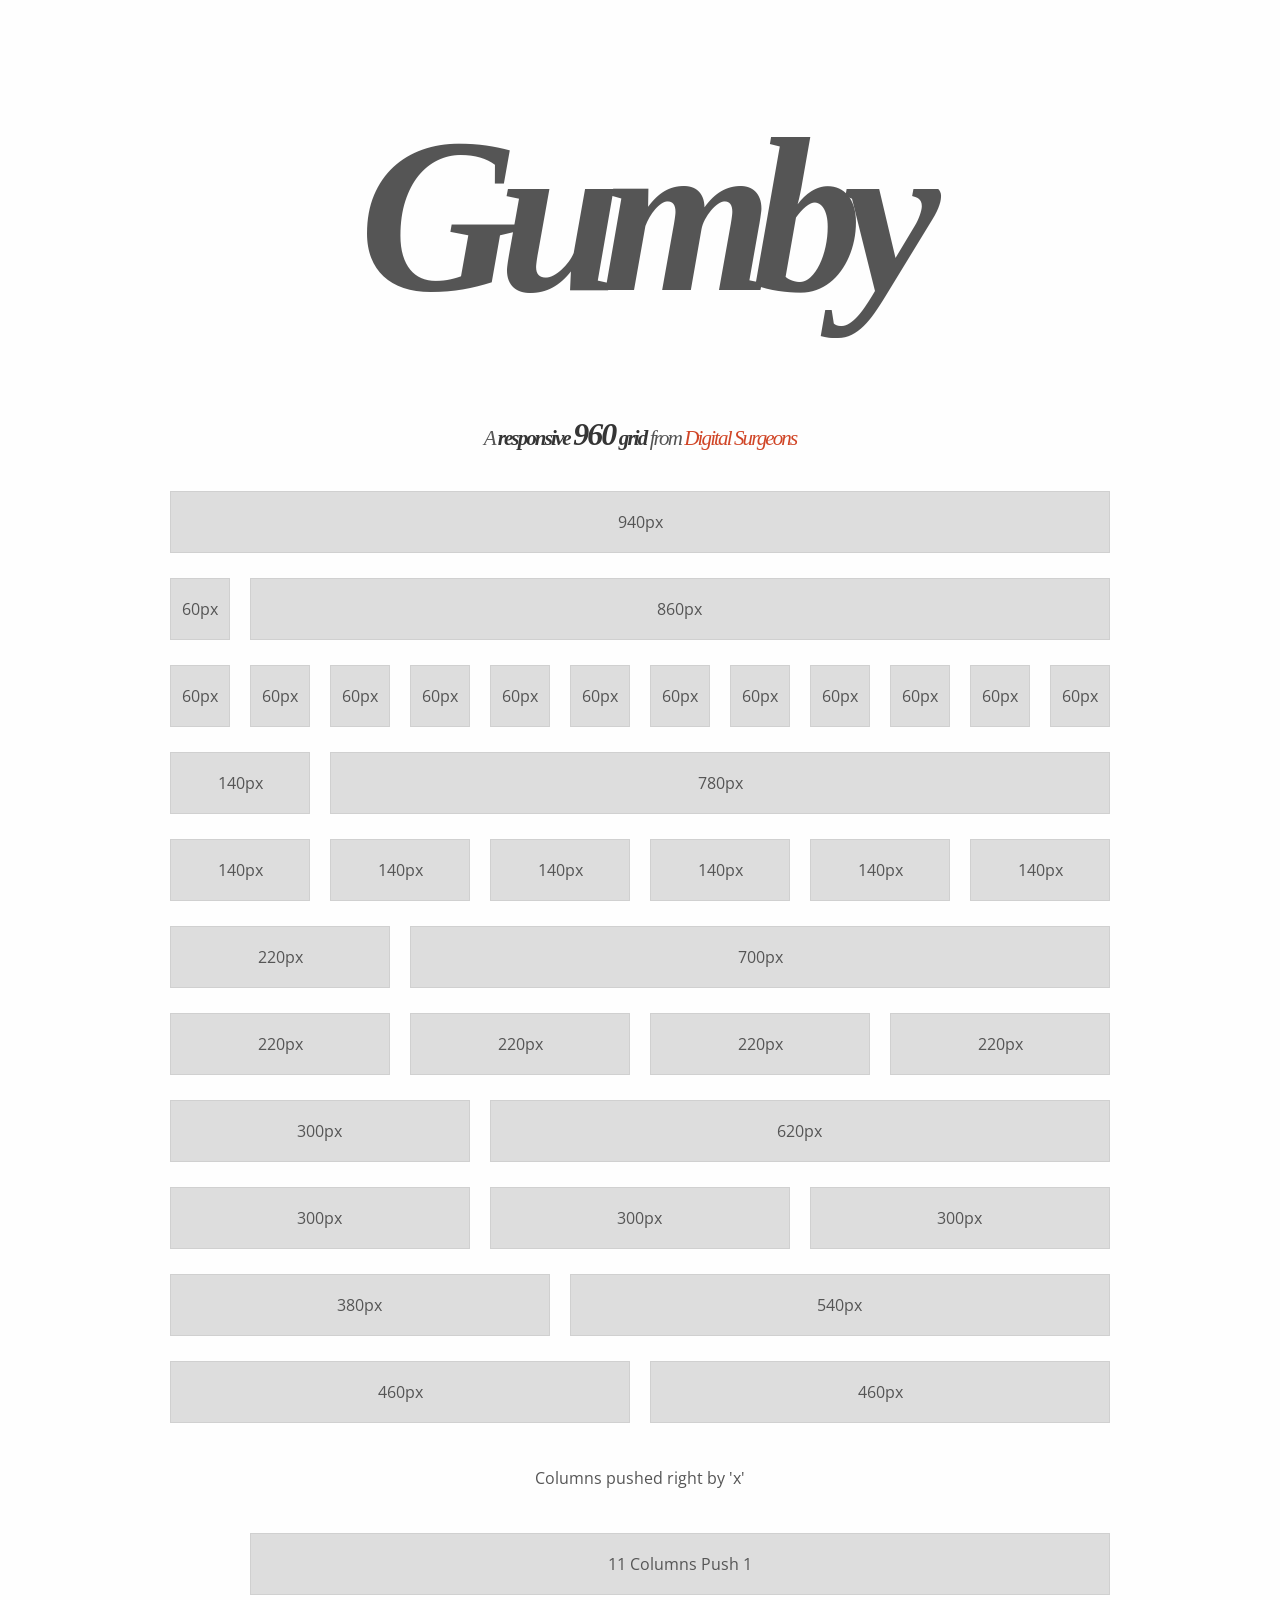
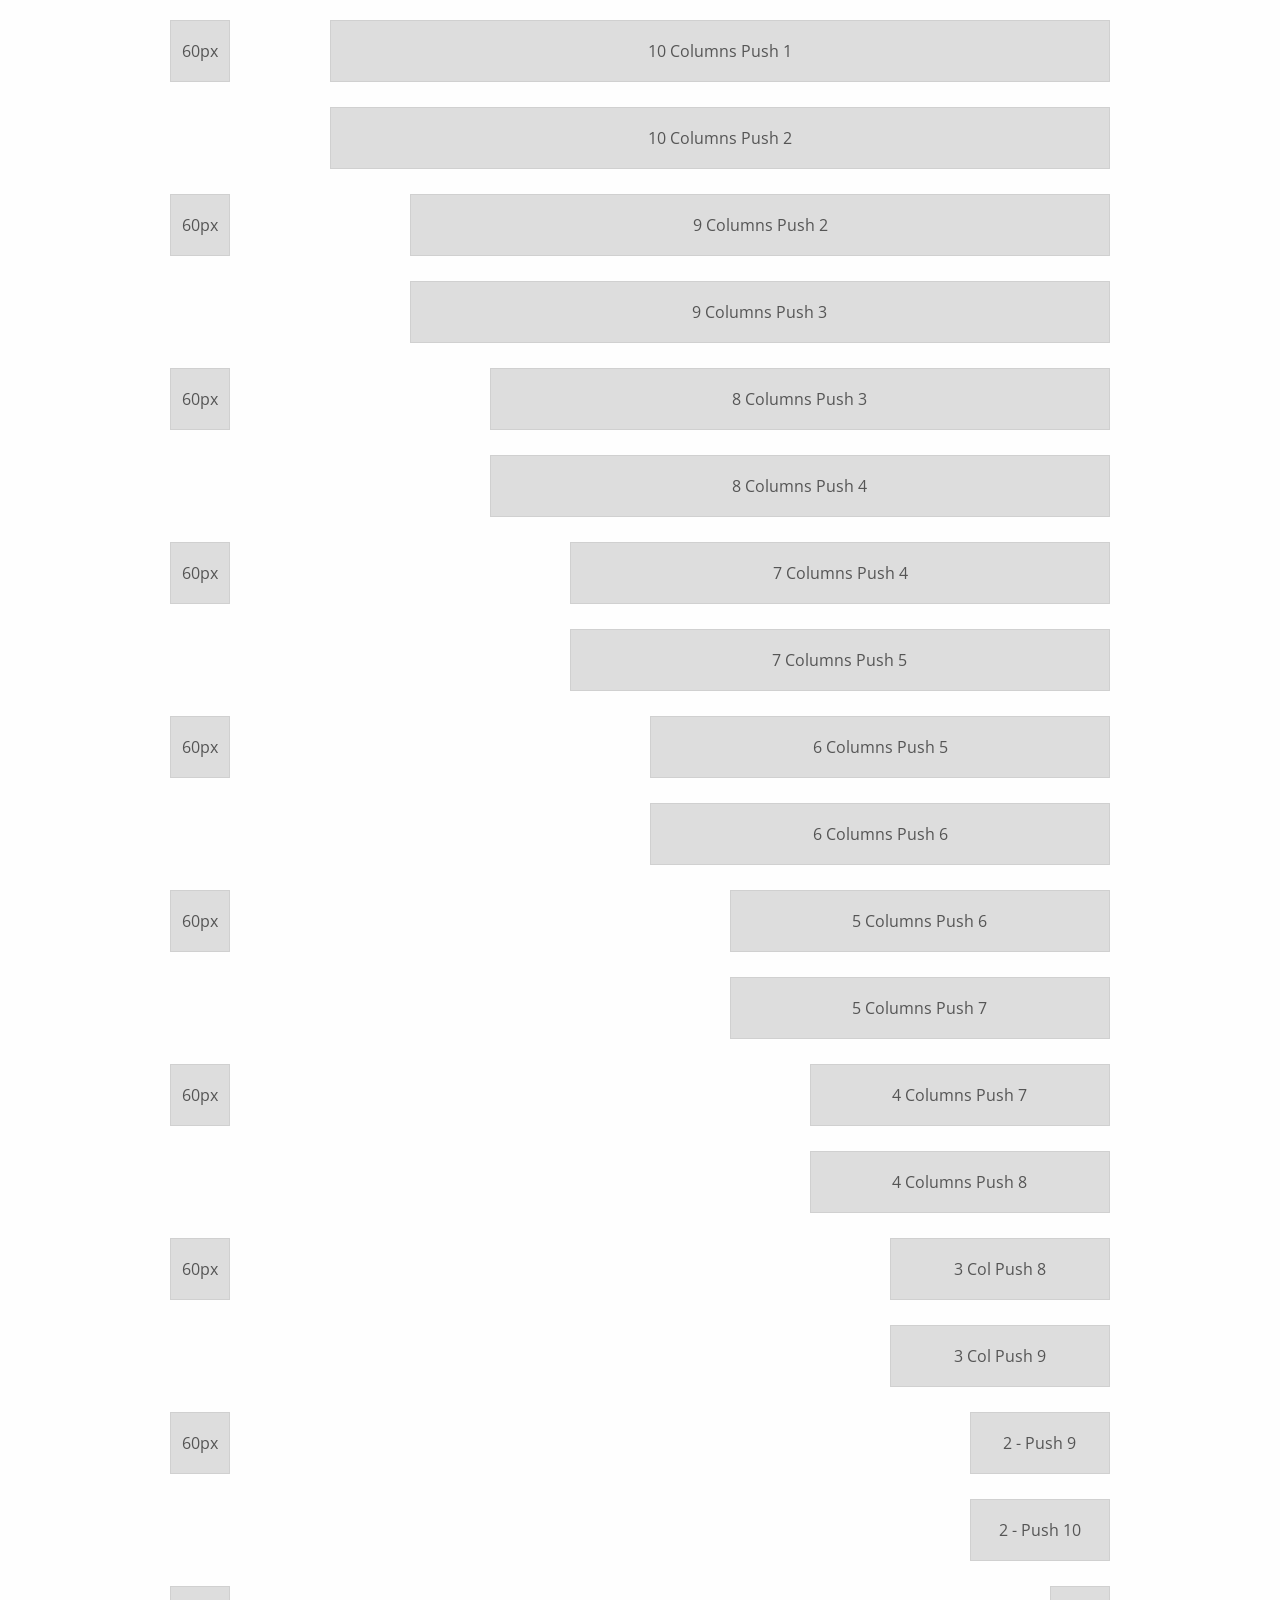
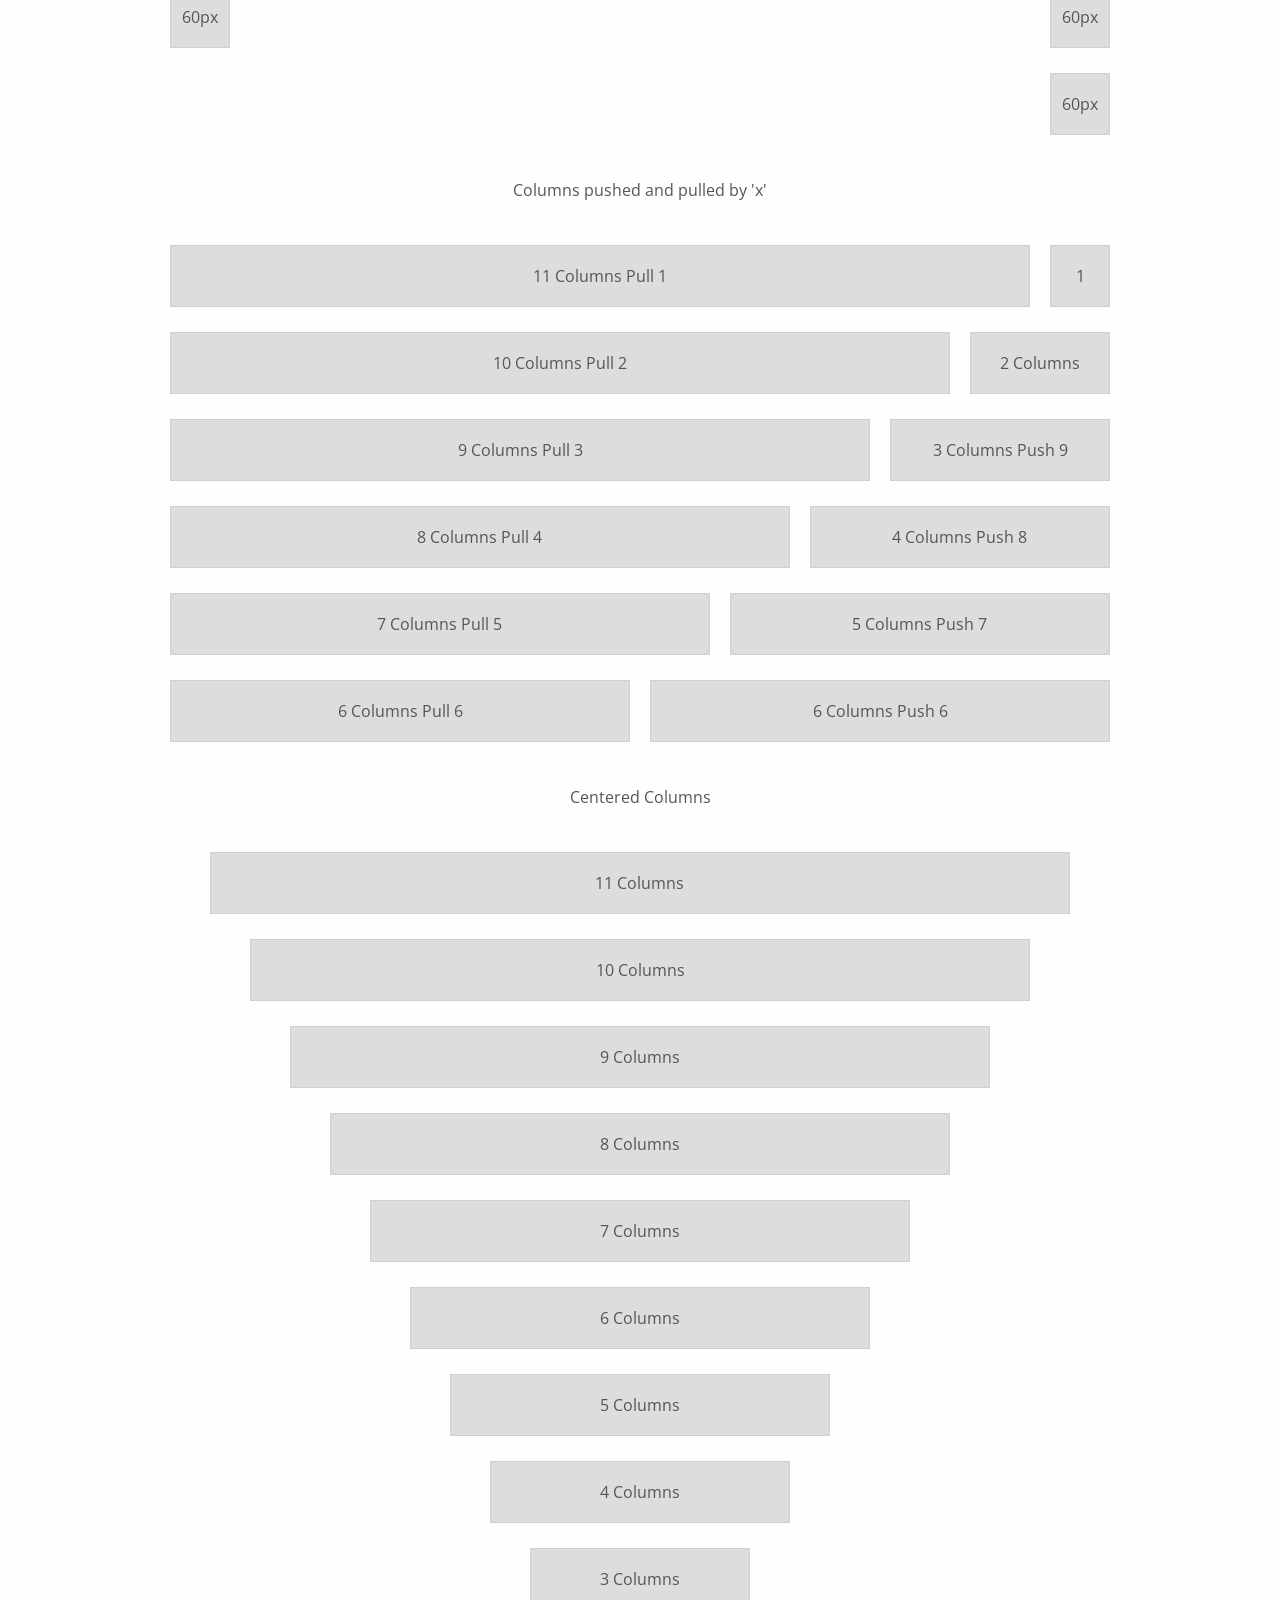
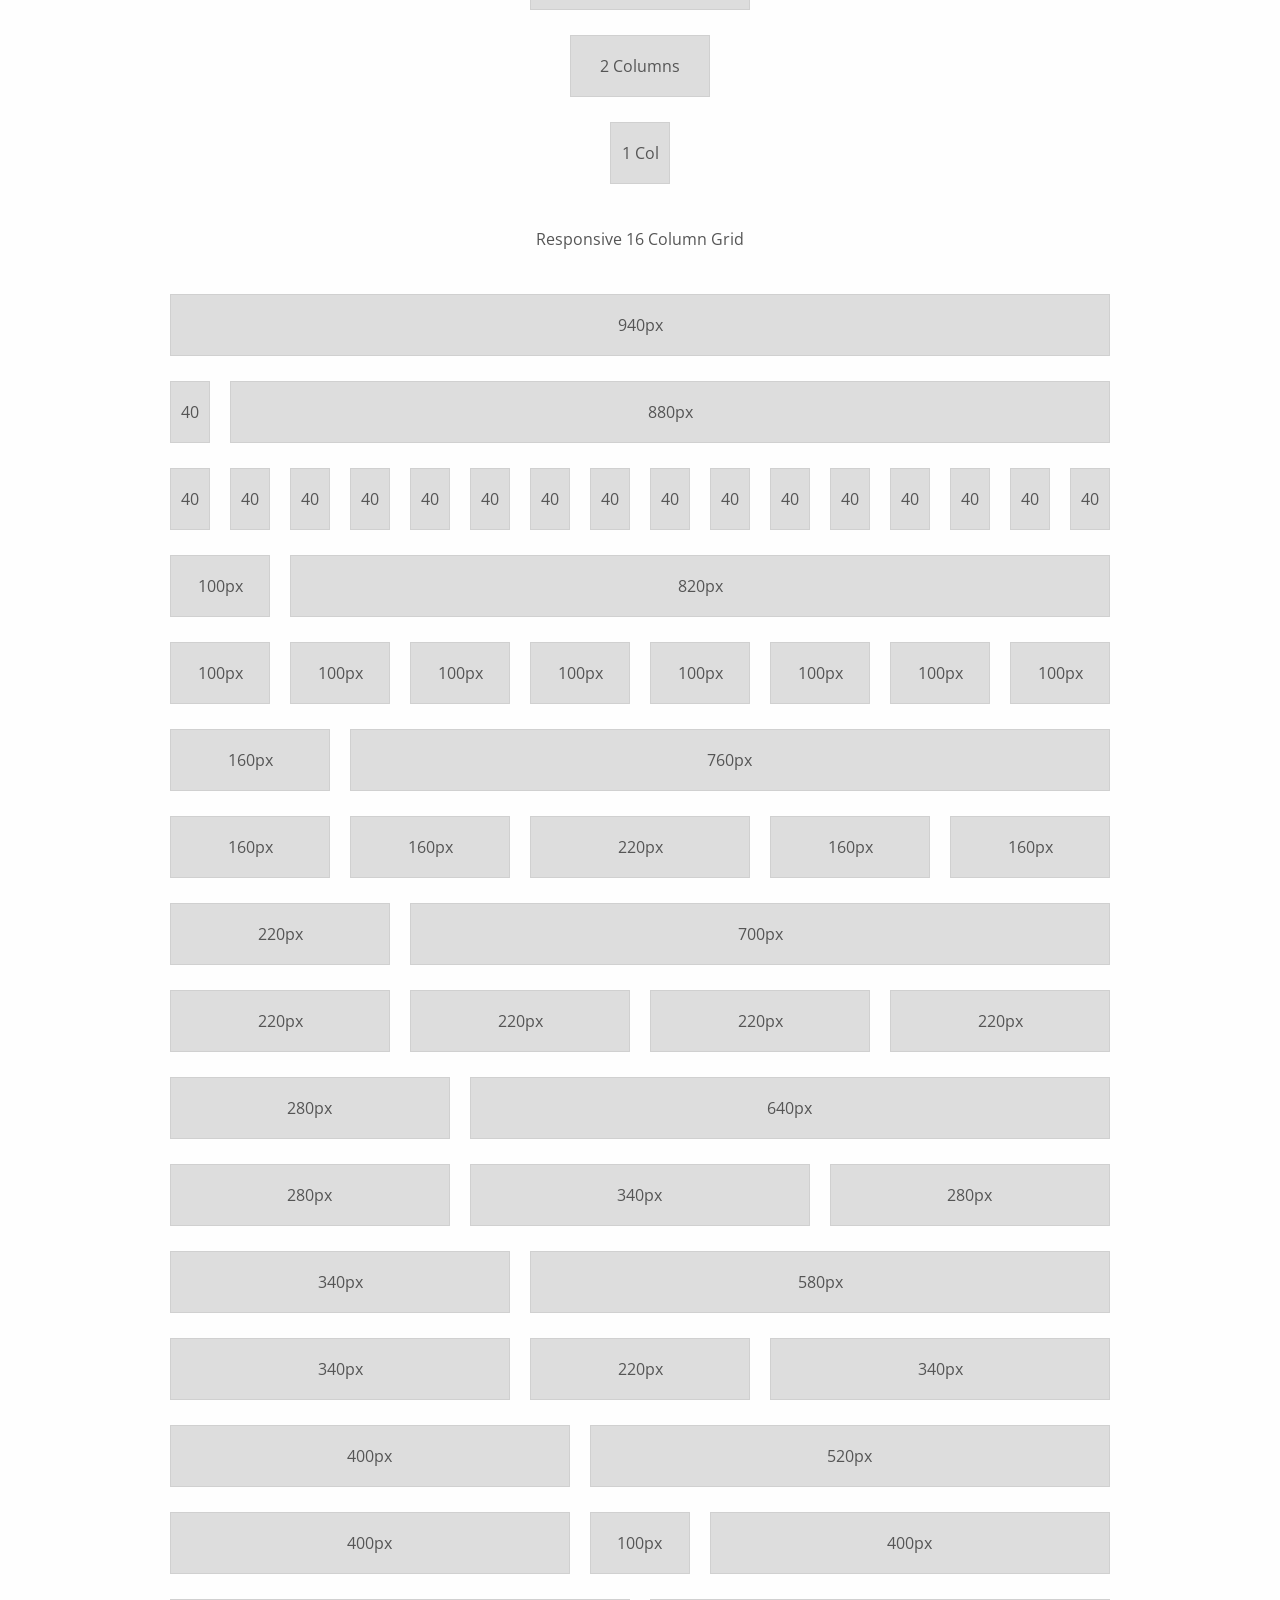
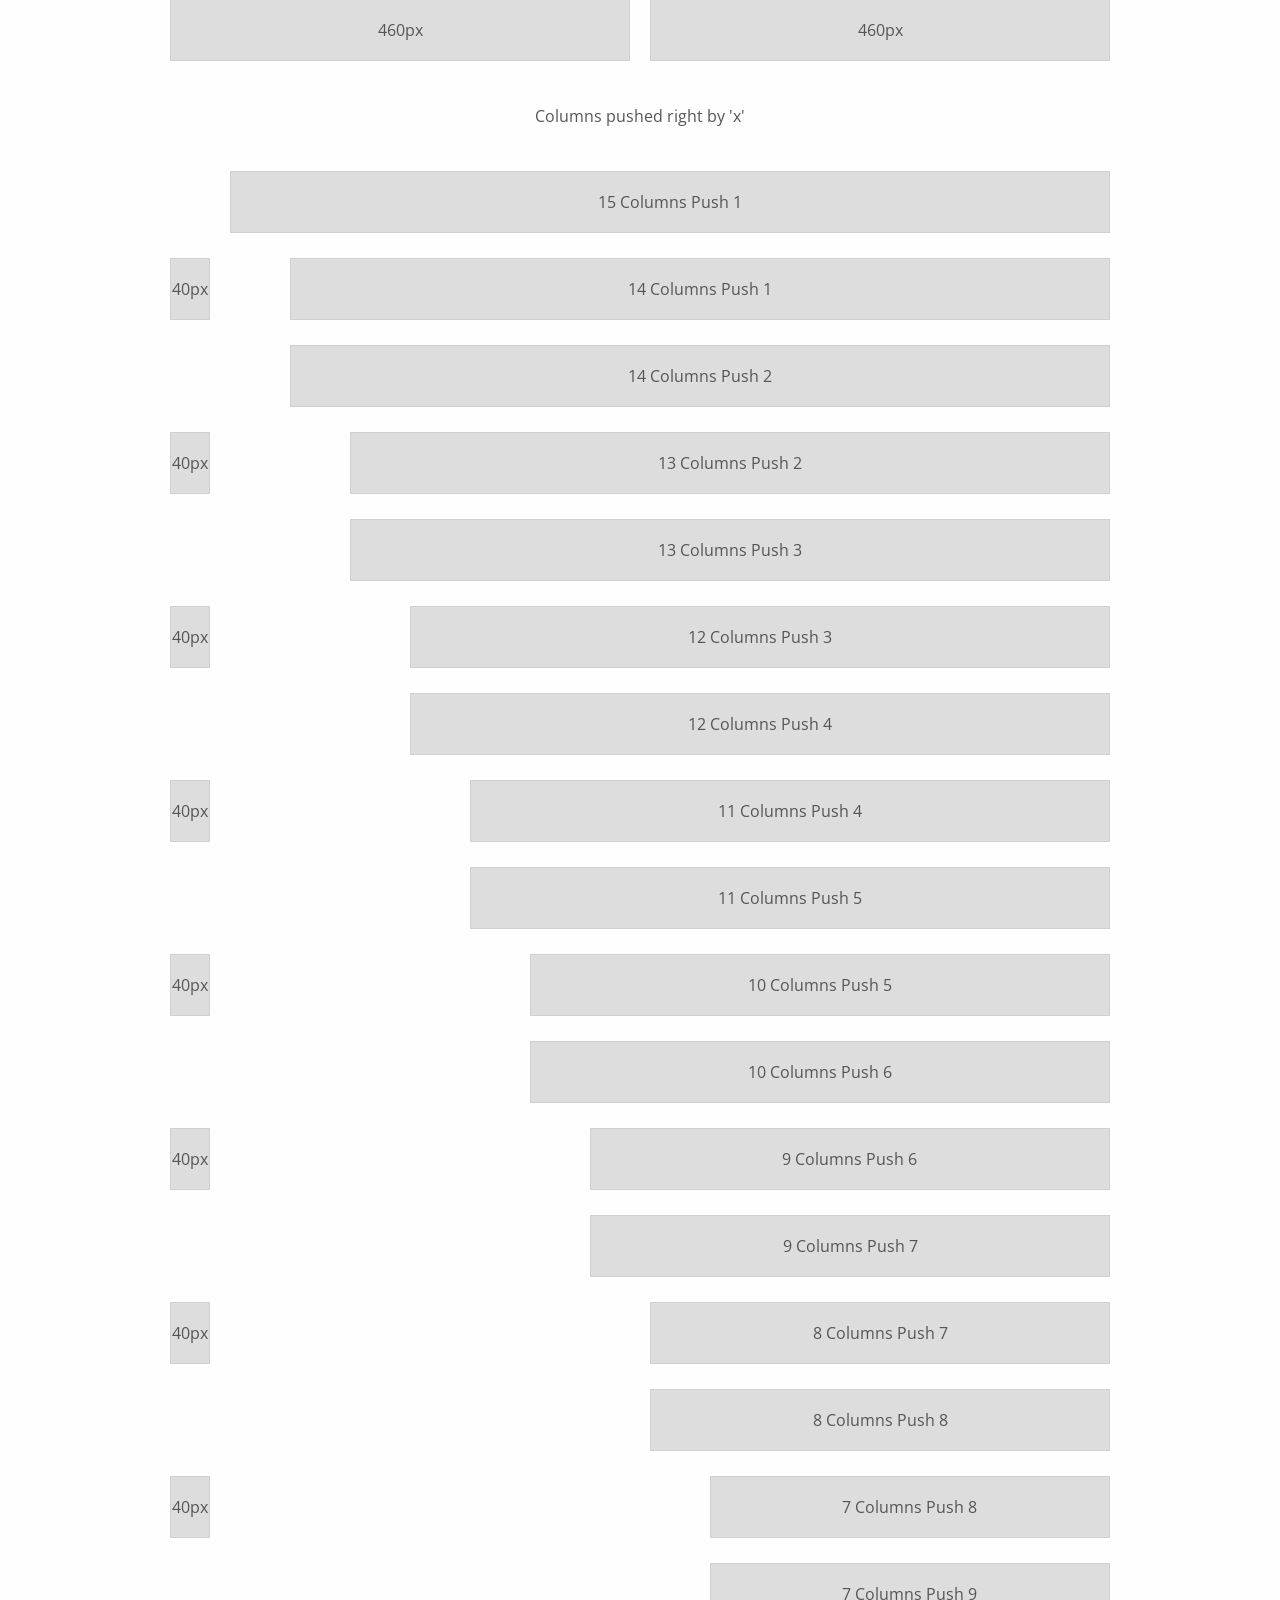
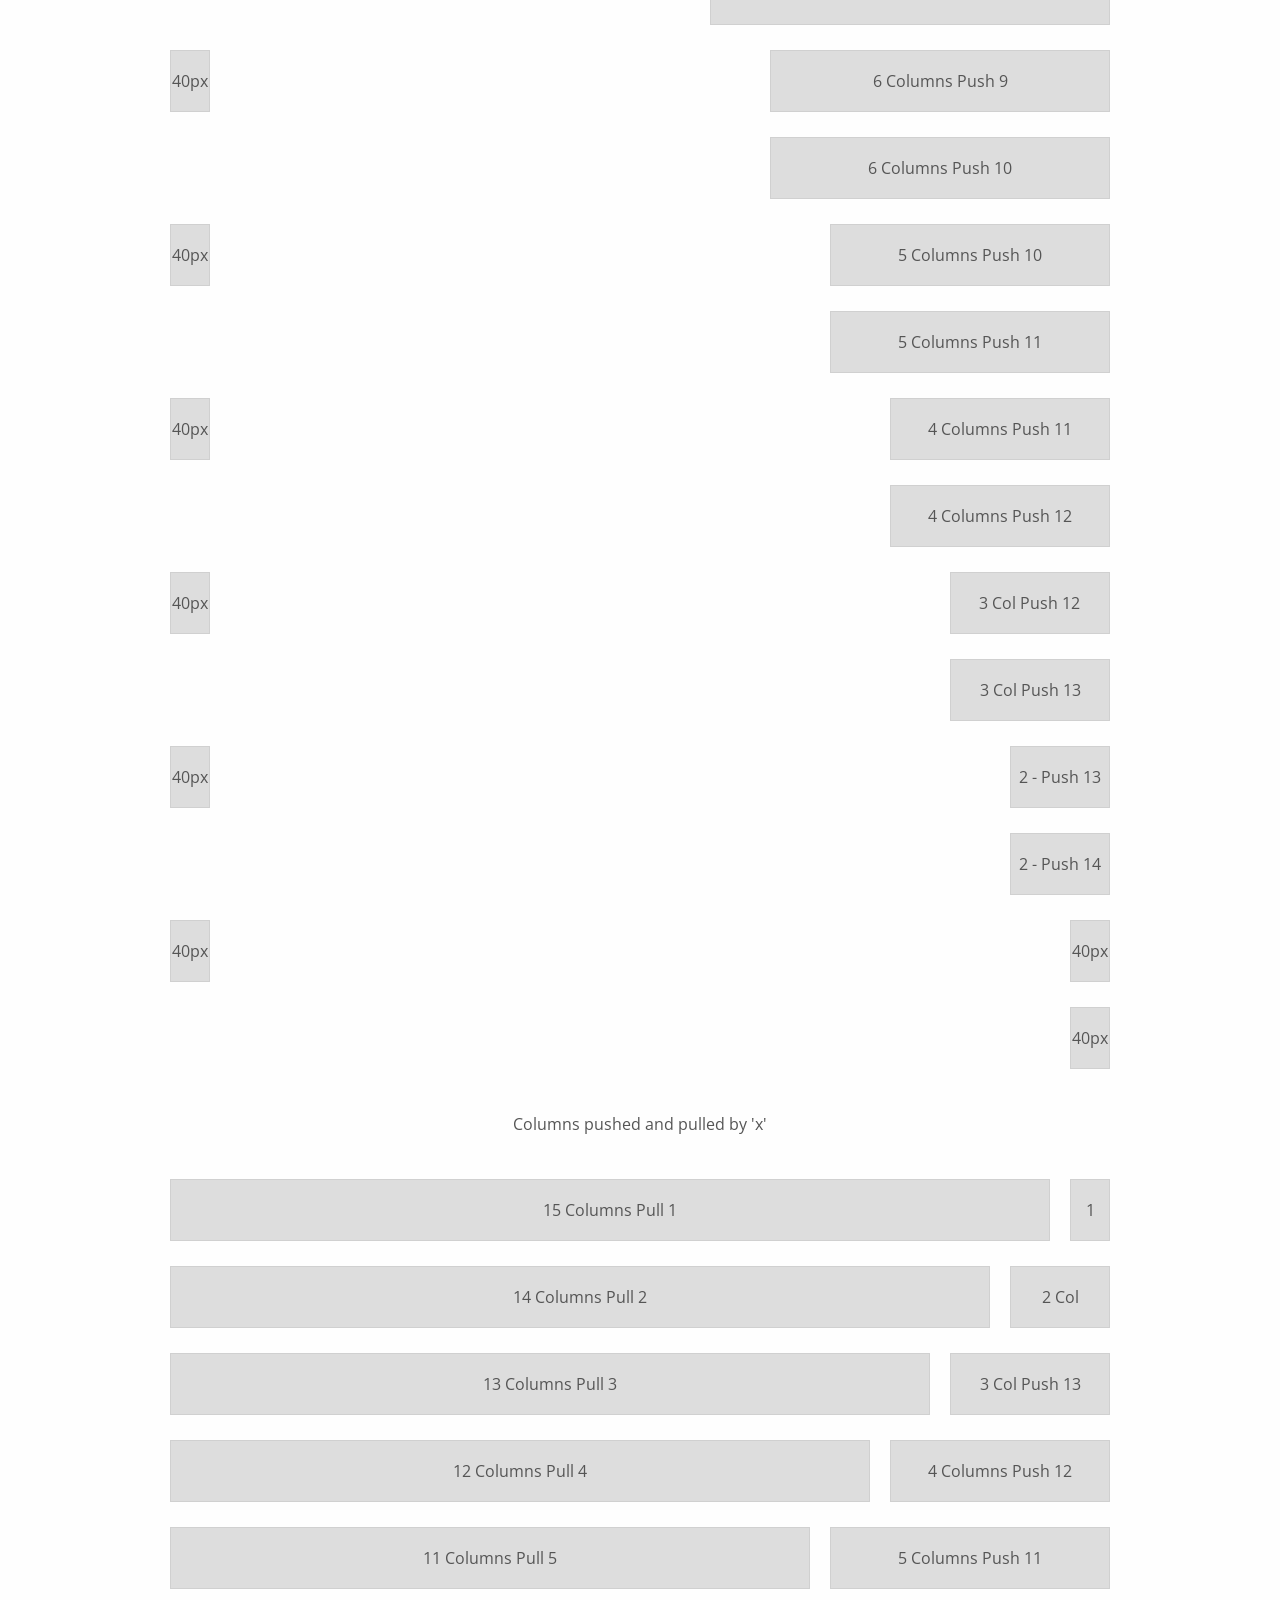
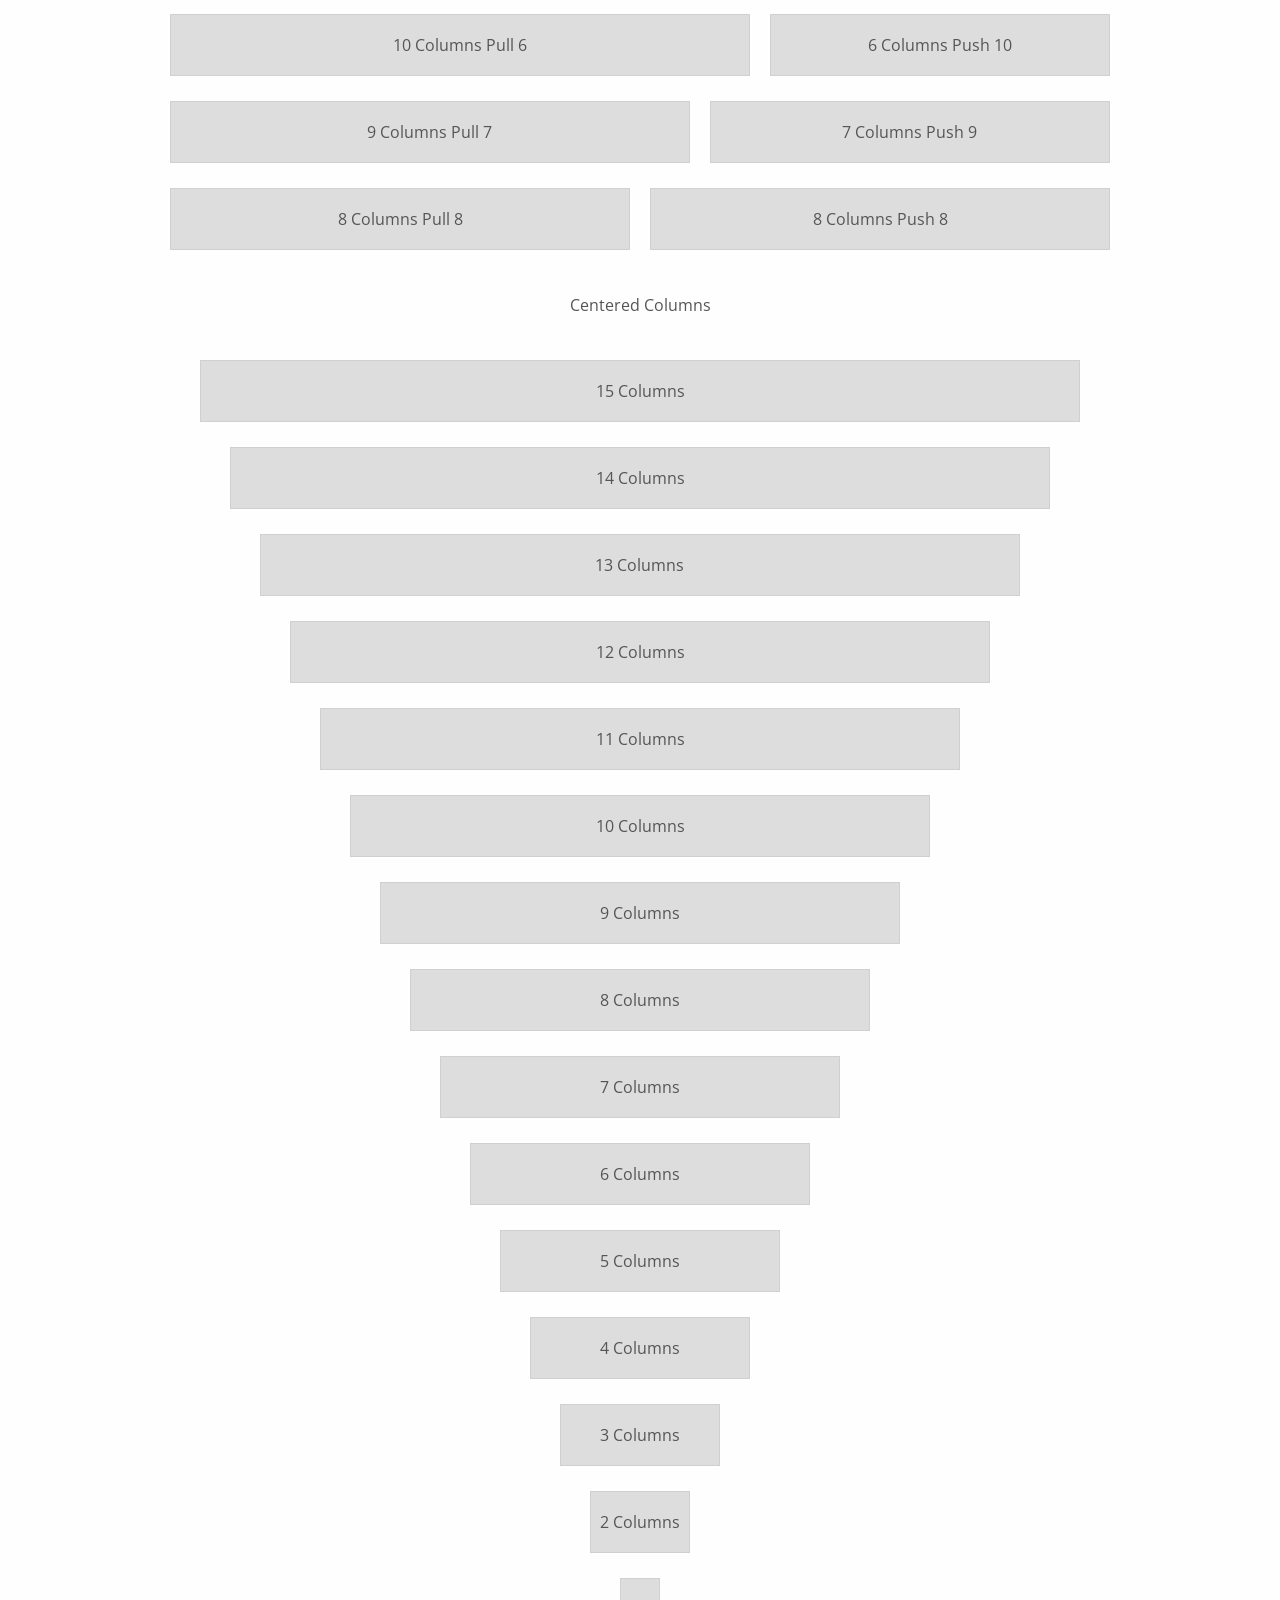
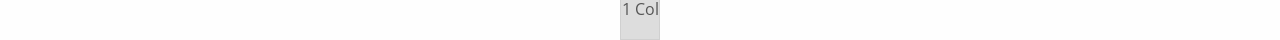
<file: bower_components/gumby/demo.html>
<!doctype html>
<!-- paulirish.com/2008/conditional-stylesheets-vs-css-hacks-answer-neither/ -->
<!--[if lt IE 7]> <html class="no-js ie6 oldie" lang="en"> <![endif]-->
<!--[if IE 7]>    <html class="no-js ie7 oldie" lang="en"> <![endif]-->
<!--[if IE 8]>    <html class="no-js ie8 oldie" lang="en"> <![endif]-->
<!--[if IE 9]>    <html class="no-js ie9" lang="en"> <![endif]-->
<!-- Consider adding an manifest.appcache: h5bp.com/d/Offline -->
<!--[if gt IE 9]><!--> <html class="no-js" lang="en" itemscope itemtype="http://schema.org/Product"> <!--<![endif]-->
<head>
  <meta charset="utf-8">

  <!-- Use the .htaccess and remove these lines to avoid edge case issues.
       More info: h5bp.com/b/378 -->
  <meta http-equiv="X-UA-Compatible" content="IE=edge,chrome=1">

  <title>Gumby - A Flexible, Responsive CSS Framework - Powered by SASS</title>
  <meta name="description" content="" />
  <meta name="keywords" content="" />
  <meta name="author" content="humans.txt">

  <link rel="shortcut icon" href="favicon.png" type="image/x-icon" />

  <!-- Facebook Metadata /-->
  <meta property="fb:page_id" content="" />
  <meta property="og:image" content="" />
  <meta property="og:description" content=""/>
  <meta property="og:title" content=""/>

  <!-- Google+ Metadata /-->
  <meta itemprop="name" content="">
  <meta itemprop="description" content="">
  <meta itemprop="image" content="">

  <meta name="viewport" content="width=device-width, initial-scale=1.0, maximum-scale=1">

  <!-- We highly recommend you use SASS and write your custom styles in sass/_custom.scss.
       However, there is a blank style.css in the css directory should you prefer -->
  <link rel="stylesheet" href="css/gumby.css">
  <!-- <link rel="stylesheet" href="css/style.css"> -->

  <script src="js/libs/modernizr-2.6.2.min.js"></script>
</head>

<style>
  html, body {
    background: #fefefe;
  }

  .column, .columns, .tiles > li {
    background: #ddd;
        border: 1px solid #d0d0d0;
    -webkit-transition-duration: .3s;
    -moz-transition-duration: .3s;
    -o-transition-duration: .3s;
    -ms-transition-duration: .3s;
    transition-duration: .3s;
  }

  .column:hover, .columns:hover {
    background: #efefef;
    cursor: pointer;
    -webkit-transition-duration: .3s;
    -moz-transition-duration: .3s;
    -o-transition-duration: .3s;
    -ms-transition-duration: .3s;
    transition-duration: .3s;
  }

  .row {
    margin-bottom: 25px;
    text-align: center;
  }

  h1, h2 {
    font: bold italic 220px georgia, times new roman, serif;
    color: #555;
    letter-spacing: -.09em;
    -webkit-transition-duration: 1s;
  }

  h2  {
    font-size: 21px;
    font-weight: normal;
    line-height: 1.6;
  }

  p {
    font-size: 16px;
    line-height: 60px;
    margin-bottom: 0;
    color: #555;

    -webkit-transition-duration: .2s;
    -moz-transition-duration: .2s;
    -o-transition-duration: .2s;
    -ms-transition-duration: .2s;
    transition-duration: .2s;
  }

  .column:hover p, .columns:hover p {
    font-size: 25px;
    font-weight: bold;

    -webkit-transition-duration: .2s;
    -moz-transition-duration: .2s;
    -o-transition-duration: .2s;
    -ms-transition-duration: .2s;
    transition-duration: .2s;
  }

  .head, .head:hover {
    box-shadow: none;
    margin-top: 30px;
  }

  .head span {
    font-weight: bold;
    color: #353535;
  }

  .head span span {
    font-size: 32px;
    font-weight: bold !important;
  }

  a {
    color: #d04526;
  }

  a:hover {
    text-decoration:underline;
  }

  .special, .special:hover {
    background: transparent;
        border: none;
  }

  .special:hover p {
    color: #ffe400;
  }

  @media only screen and (max-width: 767px) {

    h1 {
      font: bold italic 100px georgia, times new roman, serif;
      -webkit-transition-duration: .5s;
    }

  }


</style>

<body>

  <div class="row">
    <div class="twelve columns special head">
      <h1>Gumby</h1>
      <h2>A <span>responsive <span>960</span> grid</span>
      from <a href="#">Digital Surgeons</a></h2>
    </div>
  </div>

  <div class="row">
    <div class="twelve columns">
      <p>940px</p>
    </div>
  </div>

  <div class="row">
    <div class="one columns">
      <p>60px</p>
    </div>
    <div class="eleven columns">
      <p>860px</p>
    </div>
  </div>

  <div class="row">
    <div class="one columns">
      <p>60px</p>
    </div>
    <div class="one columns">
      <p>60px</p>
    </div>
    <div class="one columns">
      <p>60px</p>
    </div>
    <div class="one columns">
      <p>60px</p>
    </div>
    <div class="one columns">
      <p>60px</p>
    </div>
    <div class="one columns">
      <p>60px</p>
    </div>
    <div class="one columns">
      <p>60px</p>
    </div>
    <div class="one columns">
      <p>60px</p>
    </div>
    <div class="one columns">
      <p>60px</p>
    </div>
    <div class="one columns">
      <p>60px</p>
    </div>
    <div class="one columns">
      <p>60px</p>
    </div>
    <div class="one columns">
      <p>60px</p>
    </div>
  </div>

  <div class="row">
    <div class="two columns">
      <p>140px</p>
    </div>
    <div class="ten columns">
      <p>780px</p>
    </div>
  </div>

  <div class="row">
    <div class="two columns">
      <p>140px</p>
    </div>
    <div class="two columns">
      <p>140px</p>
    </div>
    <div class="two columns">
      <p>140px</p>
    </div>
    <div class="two columns">
      <p>140px</p>
    </div>
    <div class="two columns">
      <p>140px</p>
    </div>
    <div class="two columns">
      <p>140px</p>
    </div>
  </div>

  <div class="row">
    <div class="three columns">
      <p>220px</p>
    </div>
    <div class="nine columns">
      <p>700px</p>
    </div>
  </div>

  <div class="row">
    <div class="three columns">
      <p>220px</p>
    </div>
    <div class="three columns">
      <p>220px</p>
    </div>
    <div class="three columns">
      <p>220px</p>
    </div>
    <div class="three columns">
      <p>220px</p>
    </div>
  </div>

  <div class="row">
    <div class="four columns">
      <p>300px</p>
    </div>
    <div class="eight columns">
      <p>620px</p>
    </div>
  </div>

  <div class="row">
    <div class="four columns">
      <p>300px</p>
    </div>
    <div class="four columns">
      <p>300px</p>
    </div>
    <div class="four columns">
      <p>300px</p>
    </div>
  </div>

  <div class="row">
    <div class="five columns">
      <p>380px</p>
    </div>
    <div class="seven columns">
      <p>540px</p>
    </div>
  </div>

  <div class="row">
    <div class="six columns">
      <p>460px</p>
    </div>
    <div class="six columns">
      <p>460px</p>
    </div>
  </div>

  <!-- Offset Tests -->
  <div class="row">
    <div class="twelve columns special">
      <p>Columns pushed right by 'x'</p>
    </div>
  </div>
  <div class="row">
    <div class="eleven columns push_one">
      <p>11 Columns Push 1</p>
    </div>
  </div>
  <div class="row">
    <div class="one columns">
      <p>60px</p>
    </div>
    <div class="ten columns push_one">
      <p>10 Columns Push 1</p>
    </div>
  </div>
  <div class="row">
    <div class="ten columns push_two">
      <p>10 Columns Push 2</p>
    </div>
  </div>
  <div class="row">
    <div class="one columns">
      <p>60px</p>
    </div>
    <div class="nine columns push_two">
      <p>9 Columns Push 2</p>
    </div>
  </div>
  <div class="row">
    <div class="nine columns push_three">
      <p>9 Columns Push 3</p>
    </div>
  </div>
  <div class="row">
    <div class="one columns">
      <p>60px</p>
    </div>
    <div class="eight columns push_three">
      <p>8 Columns Push 3</p>
    </div>
  </div>
  <div class="row">
    <div class="eight columns push_four">
      <p>8 Columns Push 4</p>
    </div>
  </div>
  <div class="row">
    <div class="one columns">
      <p>60px</p>
    </div>
    <div class="seven columns push_four">
      <p>7 Columns Push 4</p>
    </div>
  </div>
  <div class="row">
    <div class="seven columns push_five">
      <p>7 Columns Push 5</p>
    </div>
  </div>
  <div class="row">
    <div class="one columns">
      <p>60px</p>
    </div>
    <div class="six columns push_five">
      <p>6 Columns Push 5</p>
    </div>
  </div>
  <div class="row">
    <div class="six columns push_six">
      <p>6 Columns Push 6</p>
    </div>
  </div>
  <div class="row">
    <div class="one columns">
      <p>60px</p>
    </div>
    <div class="five columns push_six">
      <p>5 Columns Push 6</p>
    </div>
  </div>
  <div class="row">
    <div class="five columns push_seven">
      <p>5 Columns Push 7</p>
    </div>
  </div>
  <div class="row">
    <div class="one columns">
      <p>60px</p>
    </div>
    <div class="four columns push_seven">
      <p>4 Columns Push 7</p>
    </div>
  </div>

  <div class="row">
    <div class="four columns push_eight">
      <p>4 Columns Push 8</p>
    </div>
  </div>
  <div class="row">
    <div class="one columns">
      <p>60px</p>
    </div>
    <div class="three columns push_eight">
      <p>3 Col Push 8</p>
    </div>
  </div>

  <div class="row">
    <div class="three columns push_nine">
      <p>3 Col Push 9</p>
    </div>
  </div>
  <div class="row">
    <div class="one columns">
      <p>60px</p>
    </div>
    <div class="two columns push_nine">
      <p>2 - Push 9</p>
    </div>
  </div>


  <div class="row">
    <div class="two columns push_ten">
      <p>2 - Push 10</p>
    </div>
  </div>
  <div class="row">
    <div class="one columns">
      <p>60px</p>
    </div>
    <div class="one columns push_ten">
      <p>60px</p>
    </div>
  </div>


  <div class="row">
    <div class="one columns push_eleven">
      <p>60px</p>
    </div>
  </div>

  <!-- Offset Tests -->
  <div class="row">
    <div class="twelve columns special">
      <p>Columns pushed and pulled by 'x'</p>
    </div>
  </div>
  <div class="row">
    <div class="one column push_eleven">
      <p>1</p>
    </div>
    <div class="eleven columns pull_one">
      <p>11 Columns Pull 1</p>
    </div>
  </div>
  <div class="row">
    <div class="two columns push_ten">
      <p>2 Columns</p>
    </div>
    <div class="ten columns pull_two">
      <p>10 Columns Pull 2</p>
    </div>
  </div>
  <div class="row">
    <div class="three columns push_nine">
      <p>3 Columns Push 9</p>
    </div>
    <div class="nine columns pull_three">
      <p>9 Columns Pull 3</p>
    </div>
  </div>
  <div class="row">
    <div class="four columns push_eight">
      <p>4 Columns Push 8</p>
    </div>
    <div class="eight columns pull_four">
      <p>8 Columns Pull 4</p>
    </div>
  </div>
  <div class="row">
    <div class="five columns push_seven">
      <p>5 Columns Push 7</p>
    </div>
    <div class="seven columns pull_five">
      <p>7 Columns Pull 5</p>
    </div>
  </div>
  <div class="row">
    <div class="six columns push_six">
      <p>6 Columns Push 6</p>
    </div>
    <div class="six columns pull_six">
      <p>6 Columns Pull 6</p>
    </div>
  </div>


  <!-- Centering tests -->
  <div class="row">
    <div class="twelve columns special">
      <p>Centered Columns</p>
    </div>
  </div>

  <div class="row">
    <div class="eleven columns centered">
      <p>11 Columns</p>
    </div>
  </div>

  <div class="row">
    <div class="ten columns centered">
      <p>10 Columns</p>
    </div>
  </div>

  <div class="row">
    <div class="nine columns centered">
      <p>9 Columns</p>
    </div>
  </div>

  <div class="row">
    <div class="eight columns centered">
      <p>8 Columns</p>
    </div>
  </div>

  <div class="row">
    <div class="seven columns centered">
      <p>7 Columns</p>
    </div>
  </div>

  <div class="row">
    <div class="six columns centered">
      <p>6 Columns</p>
    </div>
  </div>

  <div class="row">
    <div class="five columns centered">
      <p>5 Columns</p>
    </div>
  </div>

  <div class="row">
    <div class="four columns centered">
      <p>4 Columns</p>
    </div>
  </div>

  <div class="row">
    <div class="three columns centered">
      <p>3 Columns</p>
    </div>
  </div>

  <div class="row">
    <div class="two columns centered">
      <p>2 Columns</p>
    </div>
  </div>

  <div class="row">
    <div class="one columns centered">
      <p>1 Col</p>
    </div>
  </div>

  <!-- Sixteen Column Grid -->
  <section class="sixteen colgrid">

    <div class="row">
      <div class="sixteen columns special">
        <p>Responsive 16 Column Grid</p>
      </div>
    </div>

    <div class="row">
      <div class="sixteen columns">
        <p>940px</p>
      </div>
    </div>

    <div class="row">
      <div class="one columns">
        <p>40</p>
      </div>
      <div class="fifteen columns">
        <p>880px</p>
      </div>
    </div>

    <div class="row">
      <div class="one columns">
        <p>40</p>
      </div>
      <div class="one columns">
        <p>40</p>
      </div>
      <div class="one columns">
        <p>40</p>
      </div>
      <div class="one columns">
        <p>40</p>
      </div>
      <div class="one columns">
        <p>40</p>
      </div>
      <div class="one columns">
        <p>40</p>
      </div>
      <div class="one columns">
        <p>40</p>
      </div>
      <div class="one columns">
        <p>40</p>
      </div>
      <div class="one columns">
        <p>40</p>
      </div>
      <div class="one columns">
        <p>40</p>
      </div>
      <div class="one columns">
        <p>40</p>
      </div>
      <div class="one columns">
        <p>40</p>
      </div>
      <div class="one columns">
        <p>40</p>
      </div>
      <div class="one columns">
        <p>40</p>
      </div>
      <div class="one columns">
        <p>40</p>
      </div>
      <div class="one columns">
        <p>40</p>
      </div>
    </div>

    <div class="row">
      <div class="two columns">
        <p>100px</p>
      </div>
      <div class="fourteen columns">
        <p>820px</p>
      </div>
    </div>

    <div class="row">
      <div class="two columns">
        <p>100px</p>
      </div>
      <div class="two columns">
        <p>100px</p>
      </div>
      <div class="two columns">
        <p>100px</p>
      </div>
      <div class="two columns">
        <p>100px</p>
      </div>
      <div class="two columns">
        <p>100px</p>
      </div>
      <div class="two columns">
        <p>100px</p>
      </div>
      <div class="two columns">
        <p>100px</p>
      </div>
      <div class="two columns">
        <p>100px</p>
      </div>
    </div>

    <div class="row">
      <div class="three columns">
        <p>160px</p>
      </div>
      <div class="thirteen columns">
        <p>760px</p>
      </div>
    </div>

    <div class="row">
      <div class="three columns">
        <p>160px</p>
      </div>
      <div class="three columns">
        <p>160px</p>
      </div>
      <div class="four columns">
        <p>220px</p>
      </div>
      <div class="three columns">
        <p>160px</p>
      </div>
      <div class="three columns">
        <p>160px</p>
      </div>
    </div>

    <div class="row">
      <div class="four columns">
        <p>220px</p>
      </div>
      <div class="twelve columns">
        <p>700px</p>
      </div>
    </div>

    <div class="row">
      <div class="four columns">
        <p>220px</p>
      </div>
      <div class="four columns">
        <p>220px</p>
      </div>
      <div class="four columns">
        <p>220px</p>
      </div>
      <div class="four columns">
        <p>220px</p>
      </div>
    </div>

    <div class="row">
      <div class="five columns">
        <p>280px</p>
      </div>
      <div class="eleven columns">
        <p>640px</p>
      </div>
    </div>

    <div class="row">
      <div class="five columns">
        <p>280px</p>
      </div>
      <div class="six columns">
        <p>340px</p>
      </div>
      <div class="five columns">
        <p>280px</p>
      </div>
    </div>

    <div class="row">
      <div class="six columns">
        <p>340px</p>
      </div>
      <div class="ten columns">
        <p>580px</p>
      </div>
    </div>

    <div class="row">
      <div class="six columns">
        <p>340px</p>
      </div>
      <div class="four columns">
        <p>220px</p>
      </div>
      <div class="six columns">
        <p>340px</p>
      </div>
    </div>

    <div class="row">
      <div class="seven columns">
        <p>400px</p>
      </div>
      <div class="nine columns">
        <p>520px</p>
      </div>
    </div>

    <div class="row">
      <div class="seven columns">
        <p>400px</p>
      </div>
      <div class="two columns">
        <p>100px</p>
      </div>
      <div class="seven columns">
        <p>400px</p>
      </div>
    </div>

    <div class="row">
      <div class="eight columns">
        <p>460px</p>
      </div>
      <div class="eight columns">
        <p>460px</p>
      </div>
    </div>

    <!-- Offset Tests -->
    <div class="row">
      <div class="sixteen columns special">
        <p>Columns pushed right by 'x'</p>
      </div>
    </div>
    <div class="row">
        <div class="fifteen columns push_one">
            <p>15 Columns Push 1</p>
        </div>
    </div>
    <div class="row">
        <div class="one columns">
            <p>40px</p>
        </div>
        <div class="fourteen columns push_one">
            <p>14 Columns Push 1</p>
        </div>
    </div>
    <div class="row">
        <div class="fourteen columns push_two">
            <p>14 Columns Push 2</p>
        </div>
    </div>
    <div class="row">
        <div class="one columns">
            <p>40px</p>
        </div>
        <div class="thirteen columns push_two">
            <p>13 Columns Push 2</p>
        </div>
    </div>
    <div class="row">
        <div class="thirteen columns push_three">
            <p>13 Columns Push 3</p>
        </div>
    </div>
    <div class="row">
        <div class="one columns">
            <p>40px</p>
        </div>
        <div class="twelve columns push_three">
            <p>12 Columns Push 3</p>
        </div>
    </div>
    <div class="row">
        <div class="twelve columns push_four">
            <p>12 Columns Push 4</p>
        </div>
    </div>
    <div class="row">
        <div class="one columns">
            <p>40px</p>
        </div>
        <div class="eleven columns push_four">
            <p>11 Columns Push 4</p>
        </div>
    </div>
    <div class="row">
        <div class="eleven columns push_five">
            <p>11 Columns Push 5</p>
        </div>
    </div>
    <div class="row">
      <div class="one columns">
        <p>40px</p>
      </div>
      <div class="ten columns push_five">
        <p>10 Columns Push 5</p>
      </div>
    </div>
    <div class="row">
      <div class="ten columns push_six">
        <p>10 Columns Push 6</p>
      </div>
    </div>
    <div class="row">
      <div class="one columns">
        <p>40px</p>
      </div>
      <div class="nine columns push_six">
        <p>9 Columns Push 6</p>
      </div>
    </div>
    <div class="row">
      <div class="nine columns push_seven">
        <p>9 Columns Push 7</p>
      </div>
    </div>
    <div class="row">
      <div class="one columns">
        <p>40px</p>
      </div>
      <div class="eight columns push_seven">
        <p>8 Columns Push 7</p>
      </div>
    </div>
    <div class="row">
      <div class="eight columns push_eight">
        <p>8 Columns Push 8</p>
      </div>
    </div>
    <div class="row">
      <div class="one columns">
        <p>40px</p>
      </div>
      <div class="seven columns push_eight">
        <p>7 Columns Push 8</p>
      </div>
    </div>
    <div class="row">
      <div class="seven columns push_nine">
        <p>7 Columns Push 9</p>
      </div>
    </div>
    <div class="row">
      <div class="one columns">
        <p>40px</p>
      </div>
      <div class="six columns push_nine">
        <p>6 Columns Push 9</p>
      </div>
    </div>
    <div class="row">
      <div class="six columns push_ten">
        <p>6 Columns Push 10</p>
      </div>
    </div>
    <div class="row">
      <div class="one columns">
        <p>40px</p>
      </div>
      <div class="five columns push_ten">
        <p>5 Columns Push 10</p>
      </div>
    </div>
    <div class="row">
      <div class="five columns push_eleven">
        <p>5 Columns Push 11</p>
      </div>
    </div>
    <div class="row">
      <div class="one columns">
        <p>40px</p>
      </div>
      <div class="four columns push_eleven">
        <p>4 Columns Push 11</p>
      </div>
    </div>

    <div class="row">
      <div class="four columns push_twelve">
        <p>4 Columns Push 12</p>
      </div>
    </div>
    <div class="row">
      <div class="one columns">
        <p>40px</p>
      </div>
      <div class="three columns push_twelve">
        <p>3 Col Push 12</p>
      </div>
    </div>

    <div class="row">
      <div class="three columns push_thirteen">
        <p>3 Col Push 13</p>
      </div>
    </div>
    <div class="row">
      <div class="one columns">
        <p>40px</p>
      </div>
      <div class="two columns push_thirteen">
        <p>2 - Push 13</p>
      </div>
    </div>
    <div class="row">
      <div class="two columns push_fourteen">
        <p>2 - Push 14</p>
      </div>
    </div>
    <div class="row">
      <div class="one columns">
        <p>40px</p>
      </div>
      <div class="one columns push_fourteen">
        <p>40px</p>
      </div>
    </div>
    <div class="row">
      <div class="one columns push_fifteen">
        <p>40px</p>
      </div>
    </div>

    <!-- Offset Tests -->
    <div class="row">
      <div class="sixteen columns special">
        <p>Columns pushed and pulled by 'x'</p>
      </div>
    </div>
    <div class="row">
      <div class="one column push_fifteen">
        <p>1</p>
      </div>
      <div class="fifteen columns pull_one">
        <p>15 Columns Pull 1</p>
      </div>
    </div>
    <div class="row">
      <div class="two columns push_fourteen">
        <p>2 Col</p>
      </div>
      <div class="fourteen columns pull_two">
        <p>14 Columns Pull 2</p>
      </div>
    </div>
    <div class="row">
      <div class="three columns push_thirteen">
        <p>3 Col Push 13</p>
      </div>
      <div class="thirteen columns pull_three">
        <p>13 Columns Pull 3</p>
      </div>
    </div>
    <div class="row">
      <div class="four columns push_twelve">
        <p>4 Columns Push 12</p>
      </div>
      <div class="twelve columns pull_four">
        <p>12 Columns Pull 4</p>
      </div>
    </div>
    <div class="row">
      <div class="five columns push_eleven">
        <p>5 Columns Push 11</p>
      </div>
      <div class="eleven columns pull_five">
        <p>11 Columns Pull 5</p>
      </div>
    </div>
    <div class="row">
      <div class="six columns push_ten">
        <p>6 Columns Push 10</p>
      </div>
      <div class="ten columns pull_six">
        <p>10 Columns Pull 6</p>
      </div>
    </div>
    <div class="row">
      <div class="seven columns push_nine">
        <p>7 Columns Push 9</p>
      </div>
      <div class="nine columns pull_seven">
        <p>9 Columns Pull 7</p>
      </div>
    </div>
    <div class="row">
      <div class="eight columns push_eight">
        <p>8 Columns Push 8</p>
      </div>
      <div class="eight columns pull_eight">
        <p>8 Columns Pull 8</p>
      </div>
    </div>

    <!-- Centering tests -->
    <div class="row">
      <div class="sixteen columns special">
        <p>Centered Columns</p>
      </div>
    </div>

    <div class="row">
      <div class="fifteen columns centered">
        <p>15 Columns</p>
      </div>
    </div>

    <div class="row">
      <div class="fourteen columns centered">
        <p>14 Columns</p>
      </div>
    </div>

    <div class="row">
      <div class="thirteen columns centered">
        <p>13 Columns</p>
      </div>
    </div>

    <div class="row">
      <div class="twelve columns centered">
        <p>12 Columns</p>
      </div>
    </div>

    <div class="row">
      <div class="eleven columns centered">
        <p>11 Columns</p>
      </div>
    </div>

    <div class="row">
      <div class="ten columns centered">
        <p>10 Columns</p>
      </div>
    </div>

    <div class="row">
      <div class="nine columns centered">
        <p>9 Columns</p>
      </div>
    </div>

    <div class="row">
      <div class="eight columns centered">
        <p>8 Columns</p>
      </div>
    </div>

    <div class="row">
      <div class="seven columns centered">
        <p>7 Columns</p>
      </div>
    </div>

    <div class="row">
      <div class="six columns centered">
        <p>6 Columns</p>
      </div>
    </div>

    <div class="row">
      <div class="five columns centered">
        <p>5 Columns</p>
      </div>
    </div>

    <div class="row">
      <div class="four columns centered">
        <p>4 Columns</p>
      </div>
    </div>

    <div class="row">
      <div class="three columns centered">
        <p>3 Columns</p>
      </div>
    </div>

    <div class="row">
      <div class="two columns centered">
        <p>2 Columns</p>
      </div>
    </div>

    <div class="row">
      <div class="one columns centered">
        <p>1 Col</p>
      </div>
    </div>

  </section>


  <!-- Grab Google CDN's jQuery, fall back to local if offline -->
  <!-- 2.0 for modern browsers, 1.10 for .oldie -->
  <script>
  var oldieCheck = Boolean(document.getElementsByTagName('html')[0].className.match(/\soldie\s/g));
  if(!oldieCheck) {
    document.write('<script src="//ajax.googleapis.com/ajax/libs/jquery/2.0.2/jquery.min.js"><\/script>');
  } else {
    document.write('<script src="//ajax.googleapis.com/ajax/libs/jquery/1.10.1/jquery.min.js"><\/script>');
  }
  </script>
  <script>
  if(!window.jQuery) {
    if(!oldieCheck) {
      document.write('<script src="js/libs/jquery-2.0.2.min.js"><\/script>');
    } else {
      document.write('<script src="js/libs/jquery-1.10.1.min.js"><\/script>');
    }
  }
  </script>

  <!--
  Include gumby.js followed by UI modules followed by gumby.init.js
  Or concatenate and minify into a single file -->
  <script gumby-touch="js/libs" src="js/libs/gumby.js"></script>
  <script src="js/libs/ui/gumby.retina.js"></script>
  <script src="js/libs/ui/gumby.fixed.js"></script>
  <script src="js/libs/ui/gumby.skiplink.js"></script>
  <script src="js/libs/ui/gumby.toggleswitch.js"></script>
  <script src="js/libs/ui/gumby.checkbox.js"></script>
  <script src="js/libs/ui/gumby.radiobtn.js"></script>
  <script src="js/libs/ui/gumby.tabs.js"></script>
  <script src="js/libs/ui/gumby.navbar.js"></script>
  <script src="js/libs/ui/jquery.validation.js"></script>
  <script src="js/libs/gumby.init.js"></script>

  <!--
  Google's recommended deferred loading of JS
  gumby.min.js contains gumby.js, all UI modules and gumby.init.js
  <script type="text/javascript">
  function downloadJSAtOnload() {
  var element = document.createElement("script");
  element.src = "js/libs/gumby.min.js";
  document.body.appendChild(element);
  }
  if (window.addEventListener)
  window.addEventListener("load", downloadJSAtOnload, false);
  else if (window.attachEvent)
  window.attachEvent("onload", downloadJSAtOnload);
  else window.onload = downloadJSAtOnload;
  </script> -->

  <script src="js/plugins.js"></script>
  <script src="js/main.js"></script>

  <!-- Change UA-XXXXX-X to be your site's ID -->
  <!--<script>
  window._gaq = [['_setAccount','UAXXXXXXXX1'],['_trackPageview'],['_trackPageLoadTime']];
  Modernizr.load({
    load: ('https:' == location.protocol ? '//ssl' : '//www') + '.google-analytics.com/ga.js'
  });
  </script>-->

  <!-- Prompt IE 6 users to install Chrome Frame. Remove this if you want to support IE 6.
     chromium.org/developers/how-tos/chrome-frame-getting-started -->
  <!--[if lt IE 7 ]>
  <script src="//ajax.googleapis.com/ajax/libs/chrome-frame/1.0.3/CFInstall.min.js"></script>
  <script>window.attachEvent('onload',function(){CFInstall.check({mode:'overlay'})})</script>
  <![endif]-->

  </body>
</html>
</file>
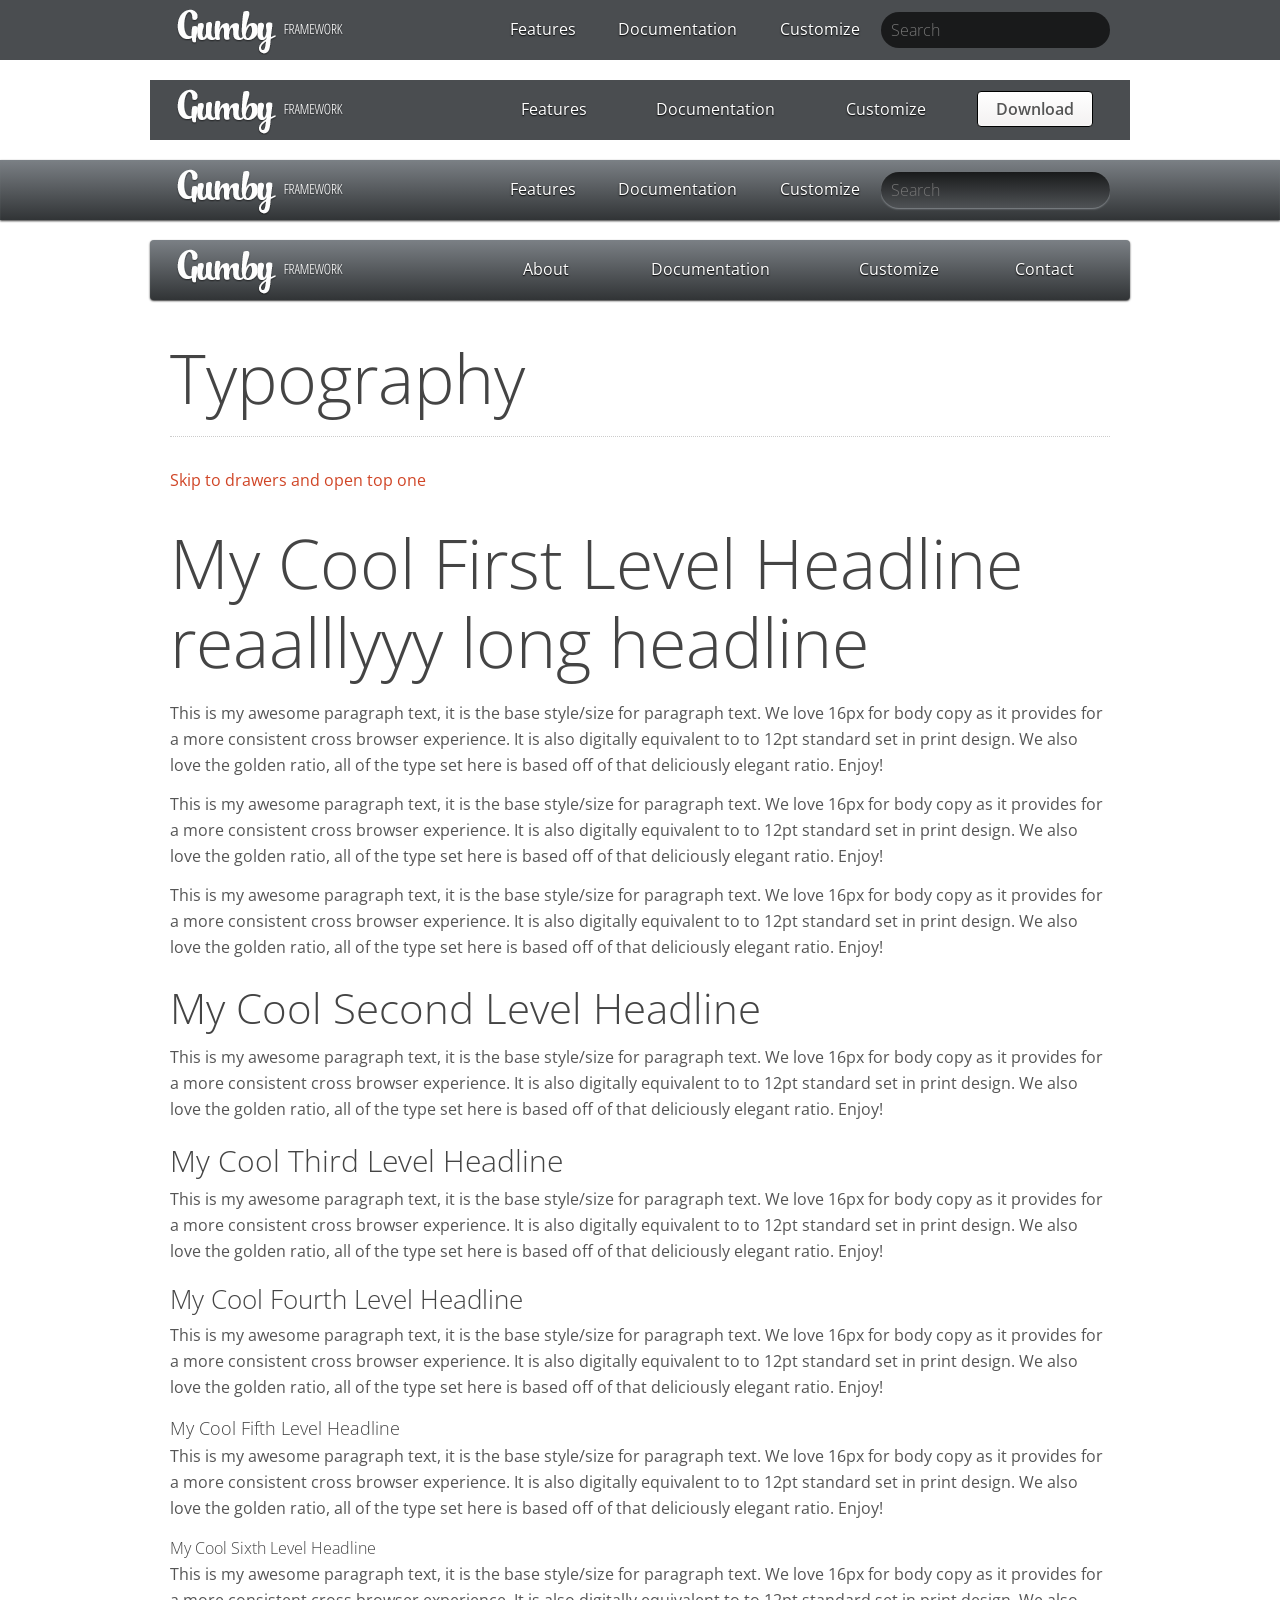
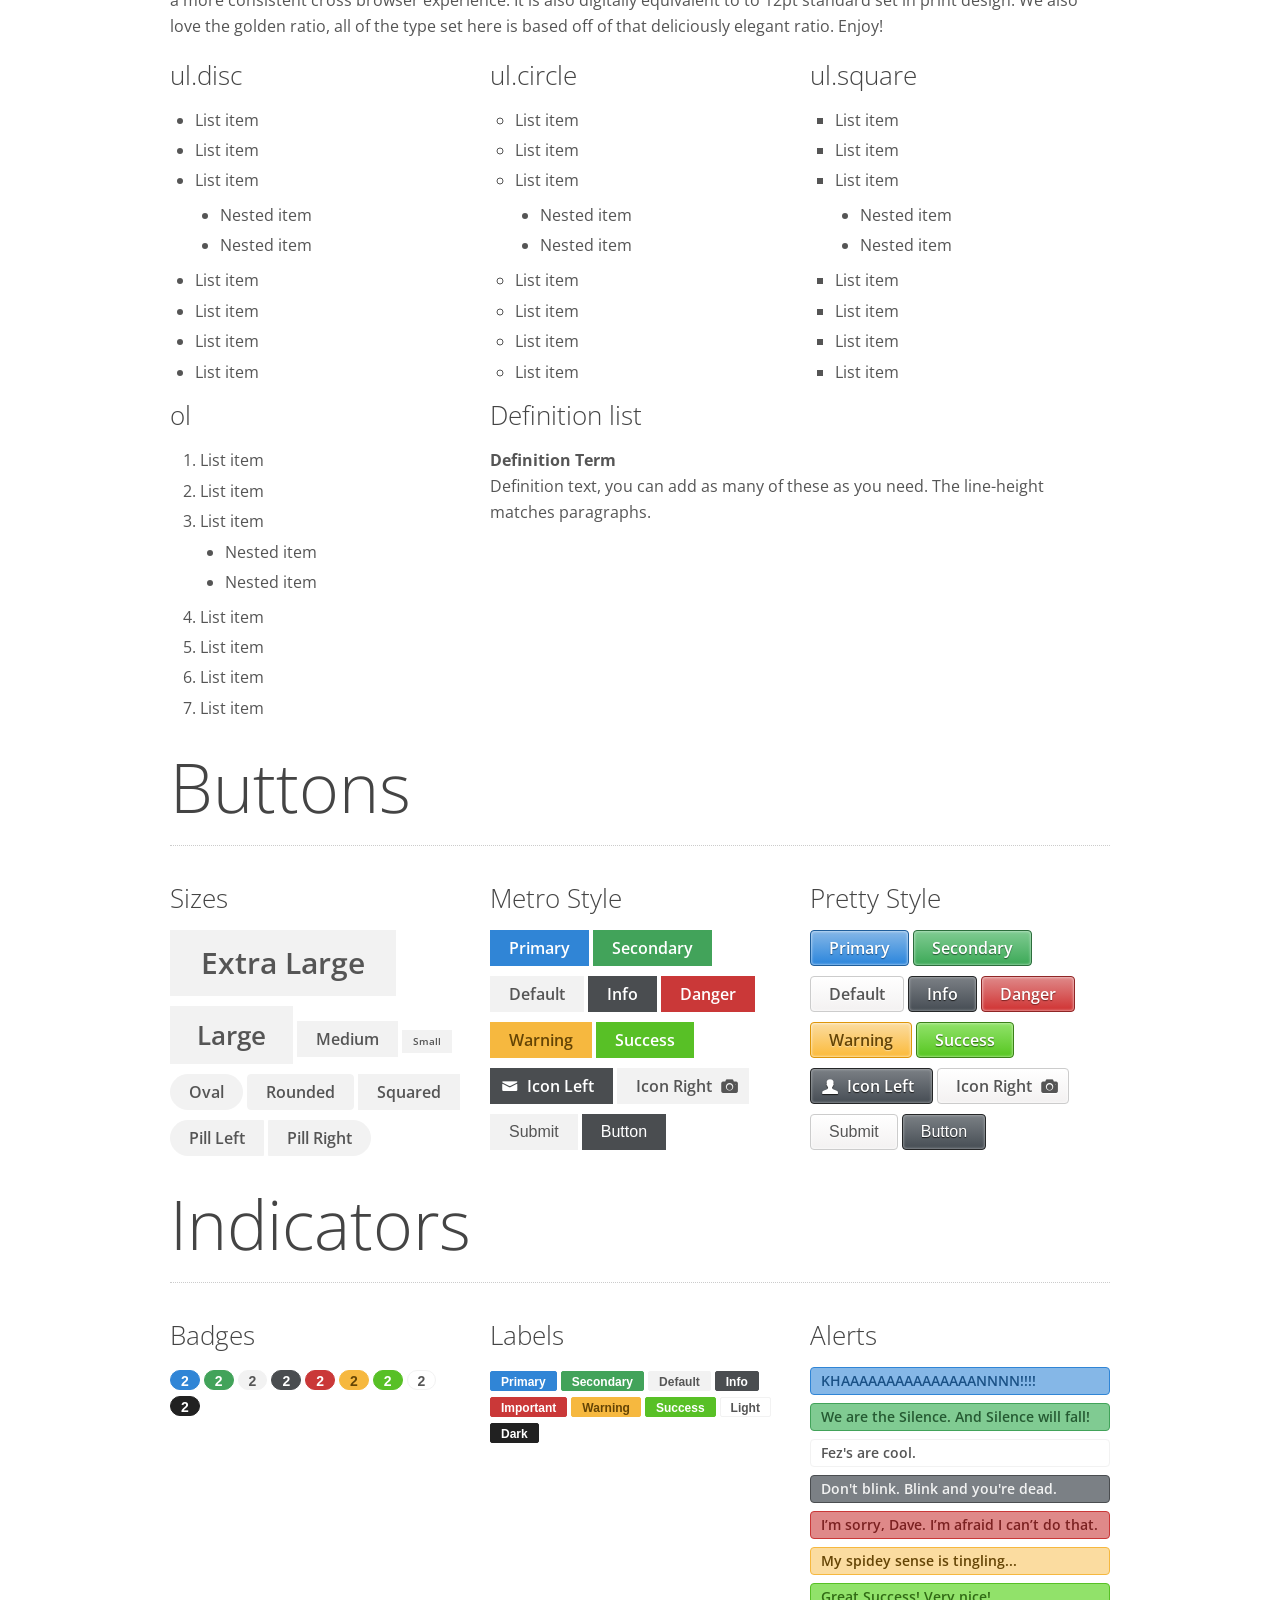
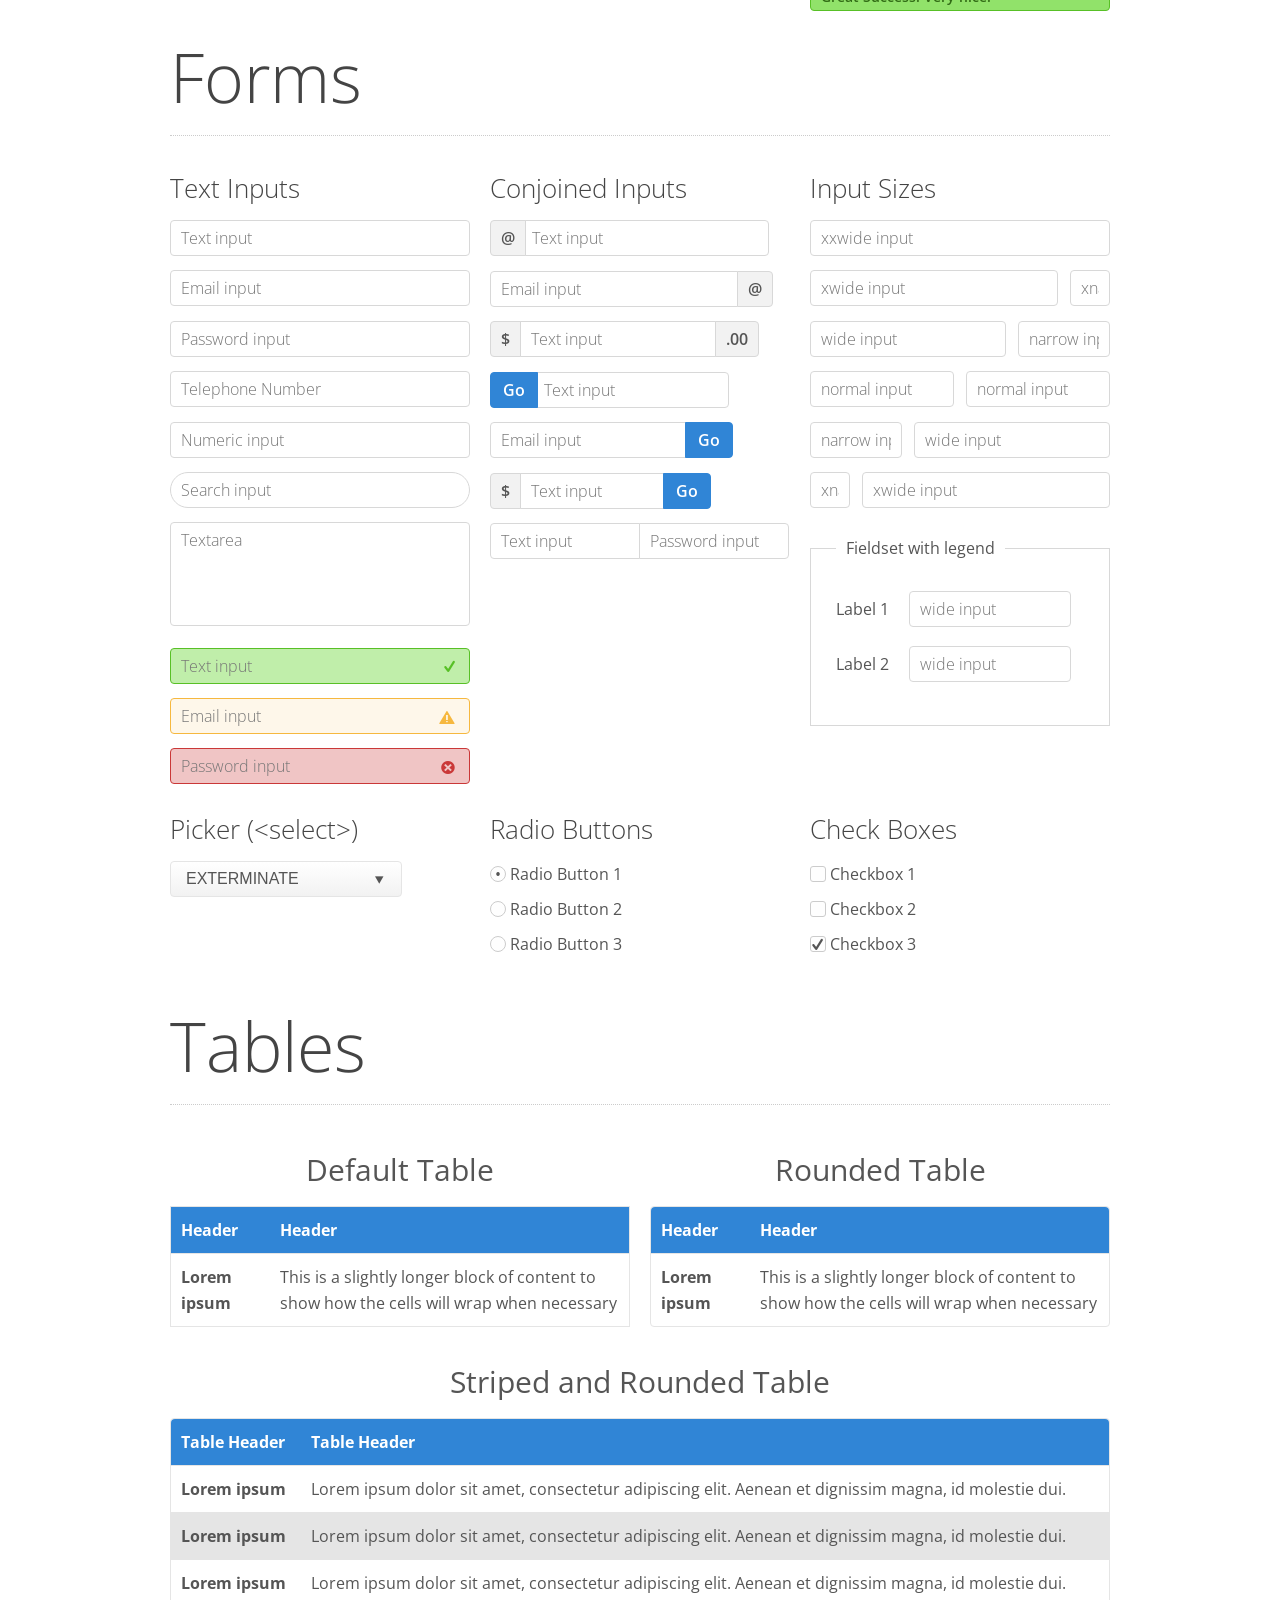
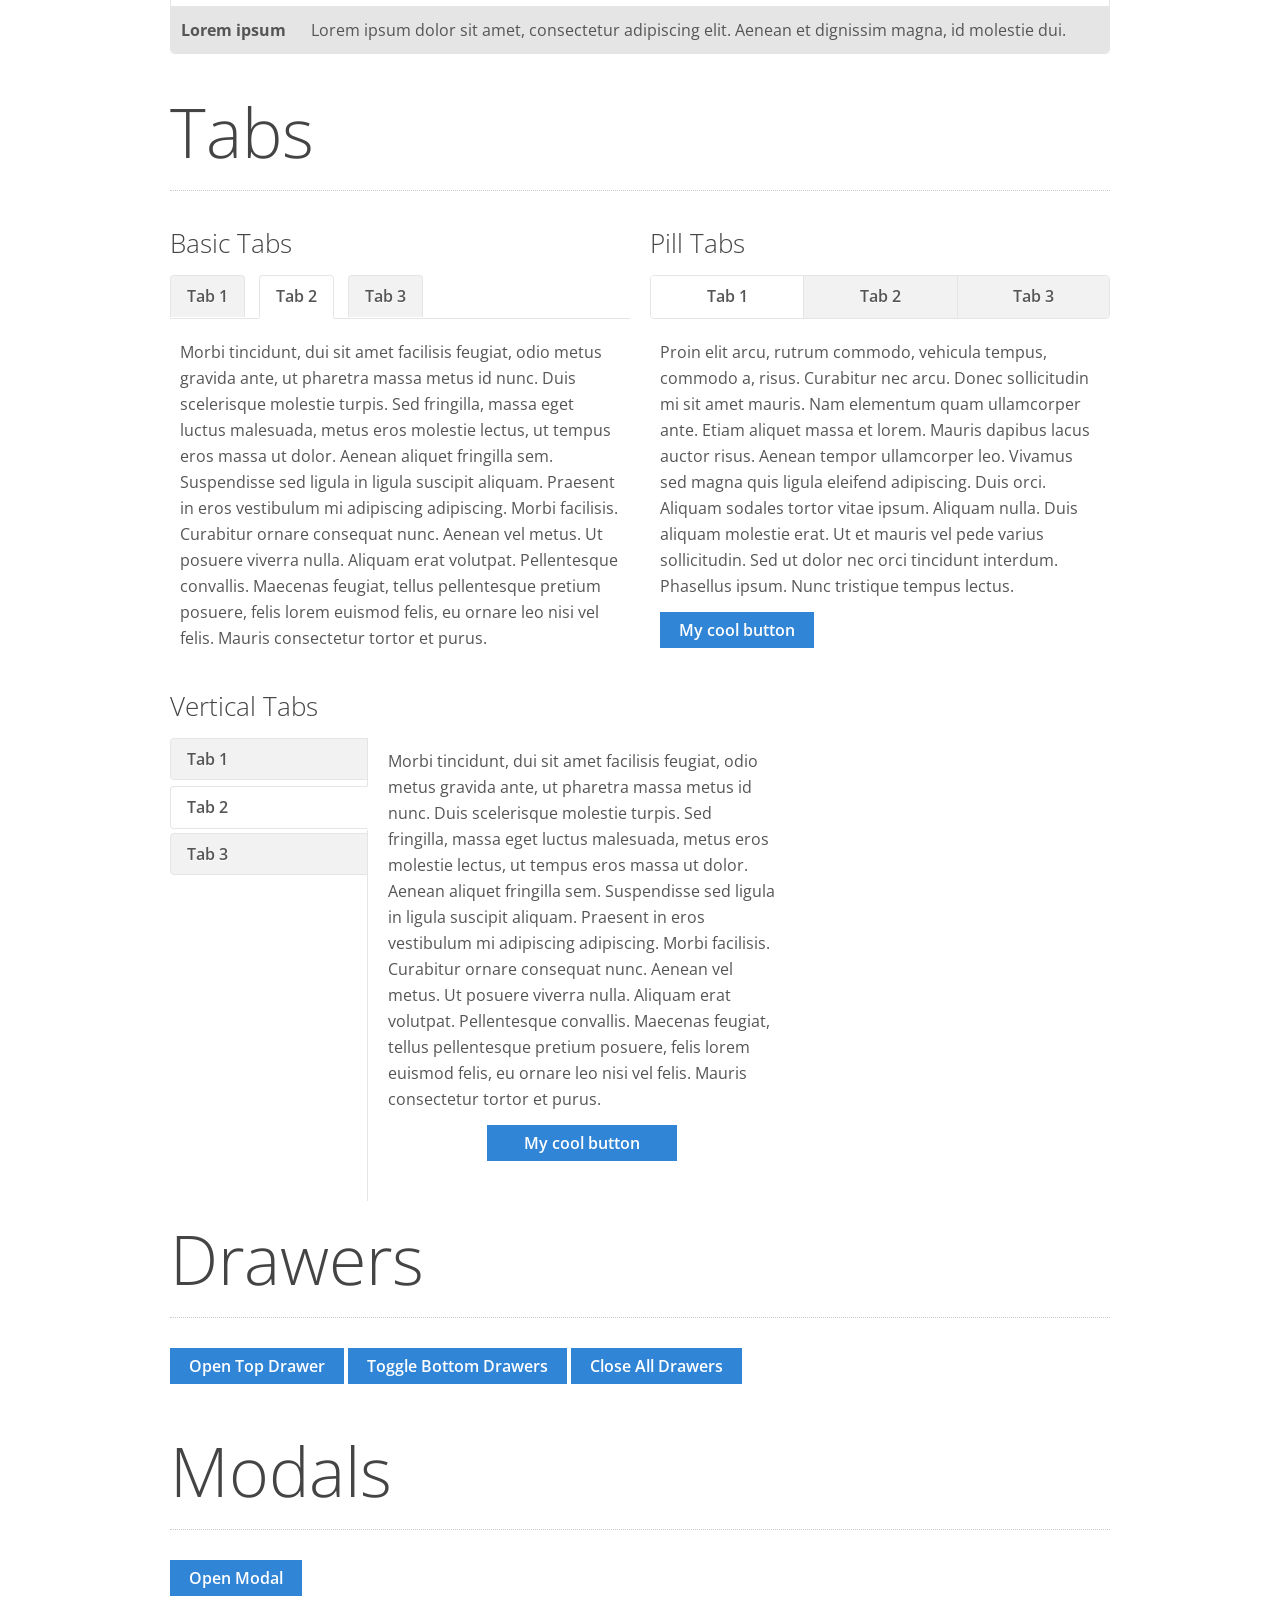
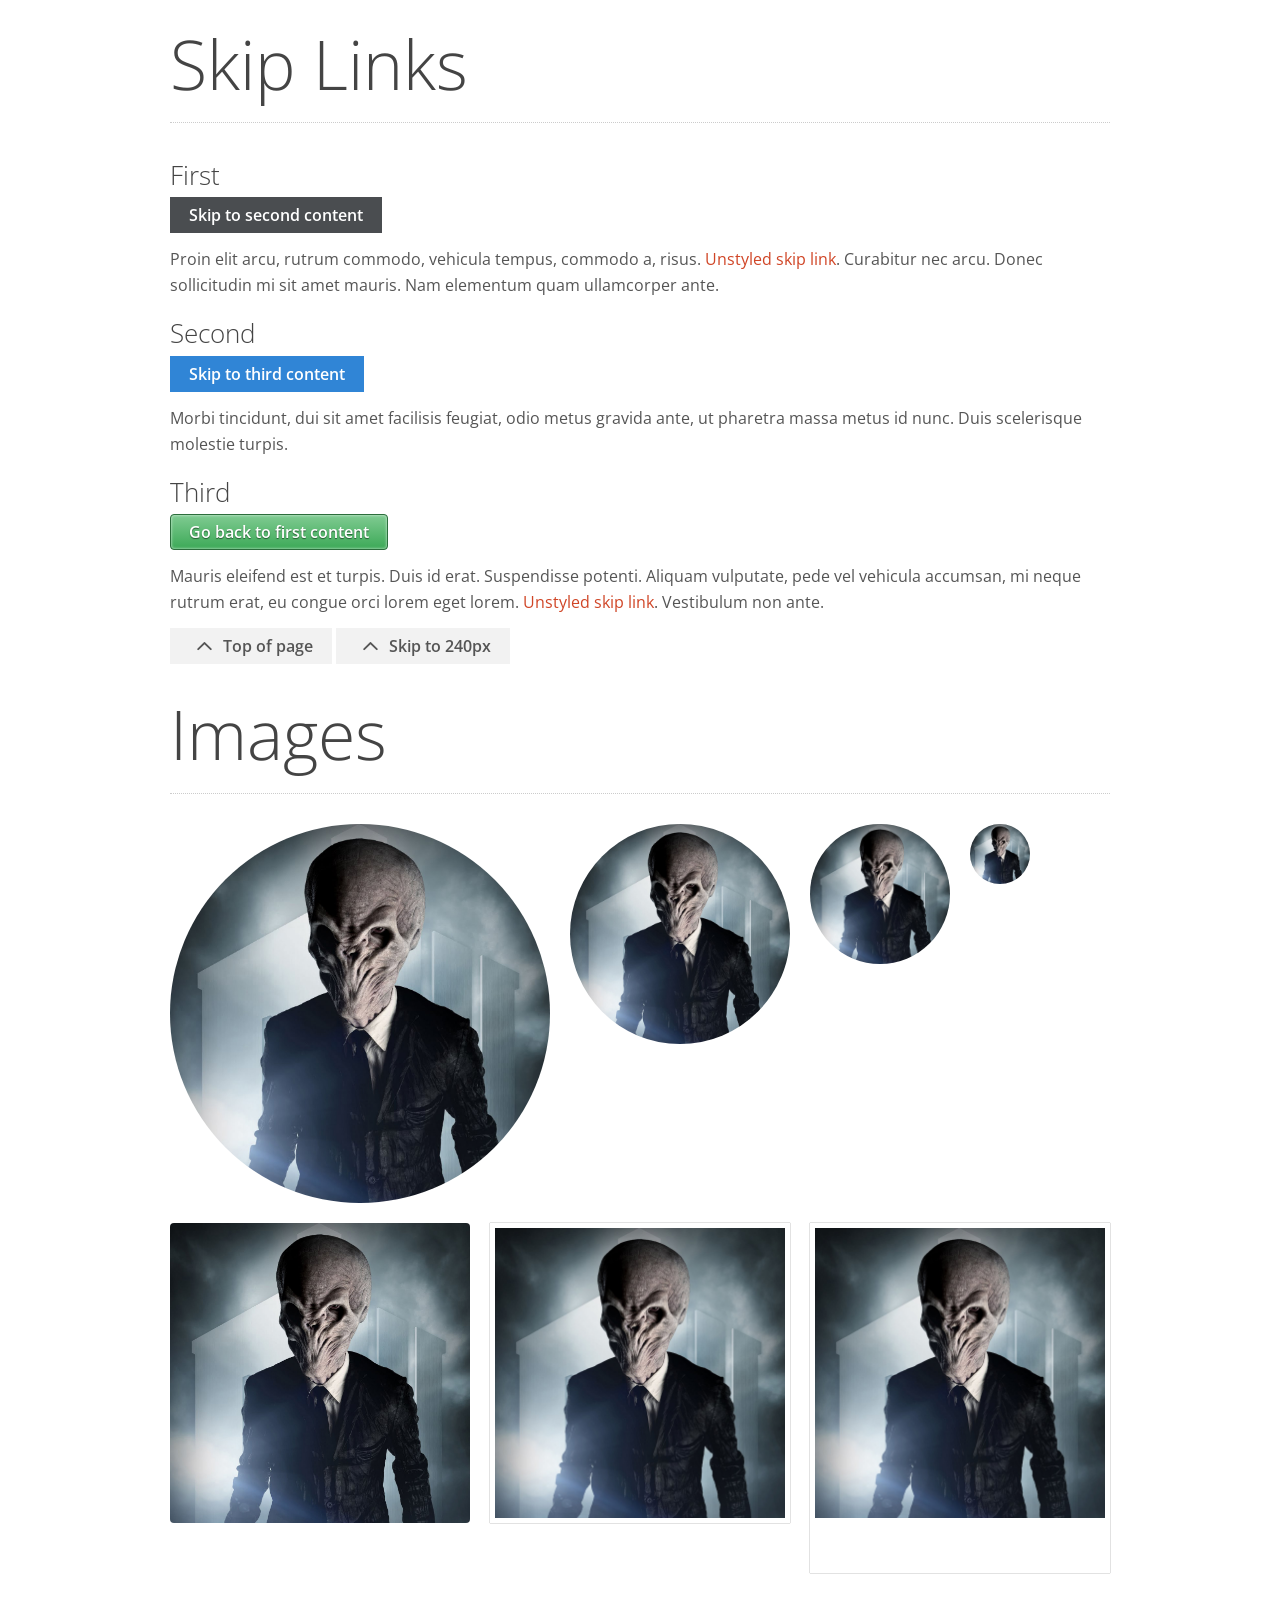
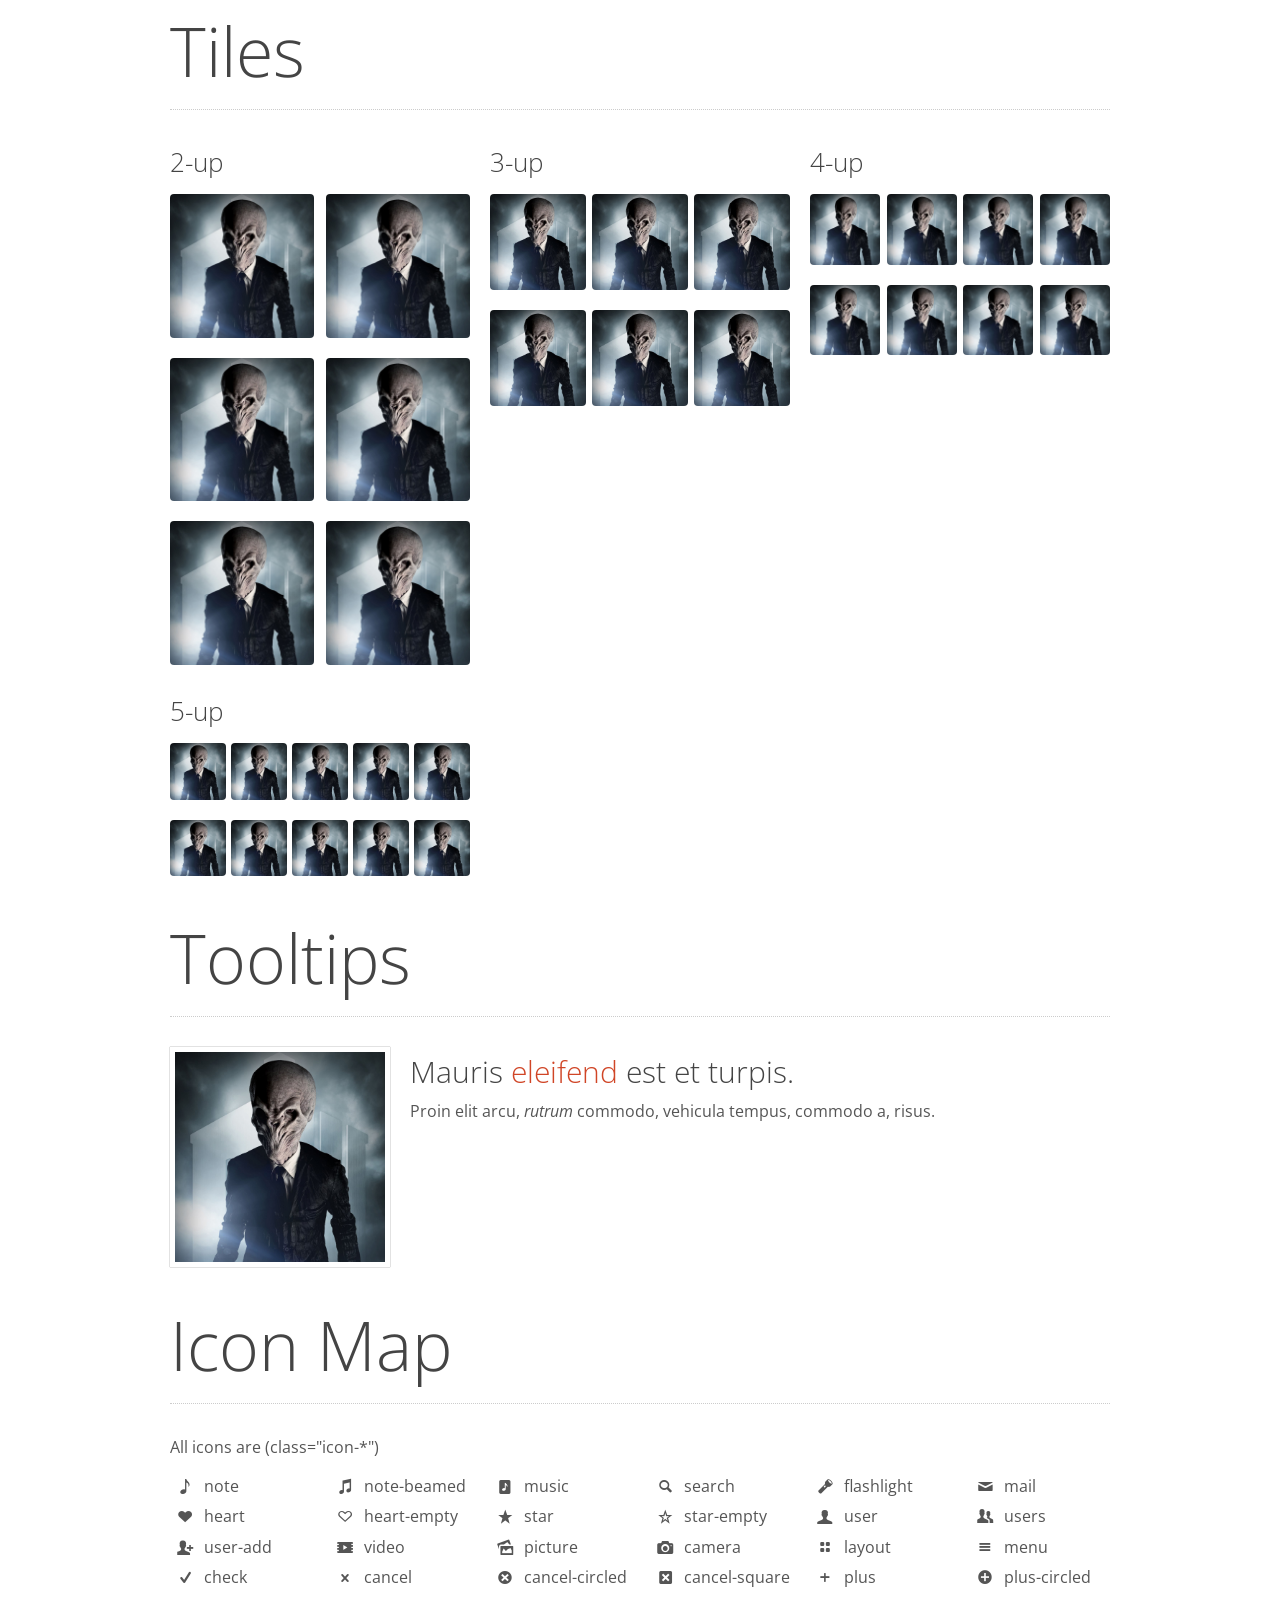
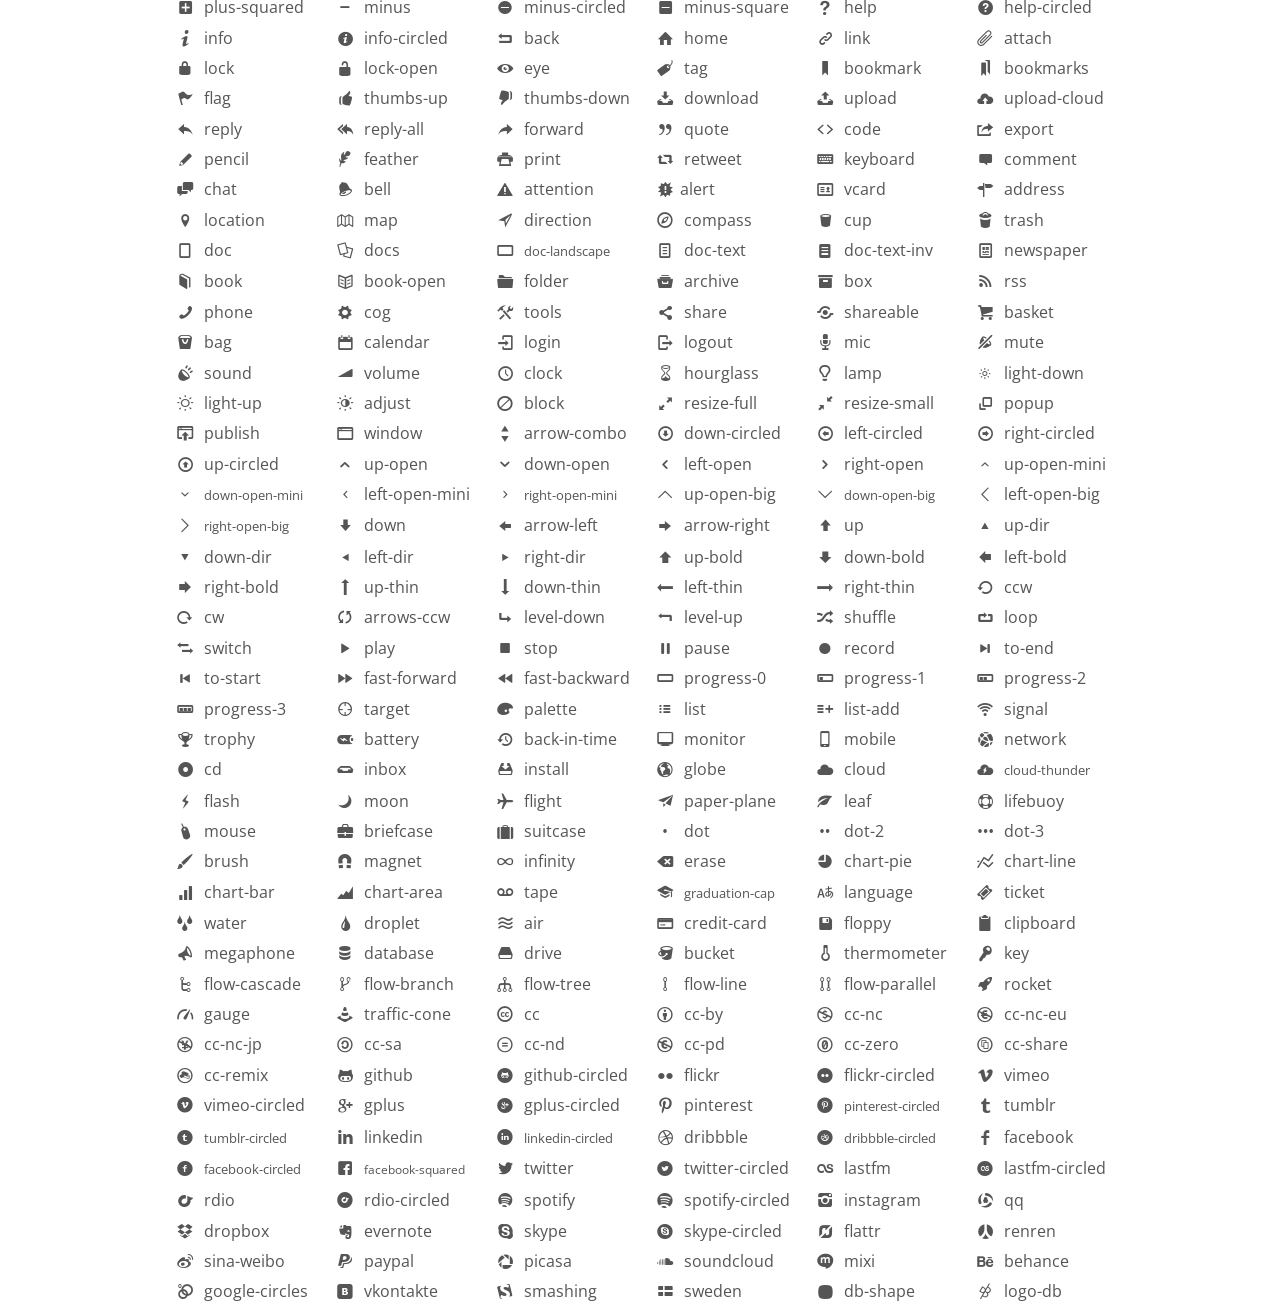
<file: bower_components/gumby/ui.html>
<!doctype html>
<!-- paulirish.com/2008/conditional-stylesheets-vs-css-hacks-answer-neither/ -->
<!--[if lt IE 7]> <html class="no-js ie6 oldie" lang="en"> <![endif]-->
<!--[if IE 7]>    <html class="no-js ie7 oldie" lang="en"> <![endif]-->
<!--[if IE 8]>    <html class="no-js ie8 oldie" lang="en"> <![endif]-->
<!--[if IE 9]>    <html class="no-js ie9" lang="en"> <![endif]-->
<!-- Consider adding an manifest.appcache: h5bp.com/d/Offline -->
<!--[if gt IE 9]><!--> <html class="no-js" lang="en" itemscope itemtype="http://schema.org/Product"> <!--<![endif]-->
<head>
	<meta charset="utf-8">

	<!-- Use the .htaccess and remove these lines to avoid edge case issues.
			 More info: h5bp.com/b/378 -->
	<meta http-equiv="X-UA-Compatible" content="IE=edge,chrome=1">

	<title>Gumby - A Flexible, Responsive CSS Framework - Powered by SASS</title>
	<meta name="description" content="" />
	<meta name="keywords" content="" />
	<meta name="author" content="humans.txt">

	<link rel="shortcut icon" href="favicon.png" type="image/x-icon" />

	<!-- Facebook Metadata /-->
	<meta property="fb:page_id" content="" />
	<meta property="og:image" content="" />
	<meta property="og:description" content=""/>
	<meta property="og:title" content=""/>

	<!-- Google+ Metadata /-->
	<meta itemprop="name" content="">
	<meta itemprop="description" content="">
	<meta itemprop="image" content="">

	<meta name="viewport" content="width=device-width, initial-scale=1.0, maximum-scale=1">

	<!-- We highly recommend you use SASS and write your custom styles in sass/_custom.scss.
		 However, there is a blank style.css in the css directory should you prefer -->
	<link rel="stylesheet" href="css/gumby.css">
	<!-- <link rel="stylesheet" href="css/style.css"> -->

	<script src="js/libs/modernizr-2.6.2.min.js"></script>
</head>

<style>
	.btn,.drawer { margin-bottom:10px; }
	.drawer { text-align: center; }
	h1.lead { border-bottom: 1px dotted #ccc; margin-bottom: 30px; }
	h4.lead { margin-bottom:10px; }
	#icon_map ul li { font-size: 16px; }
	.smallify { font-size: 13px; }
	.modal h2, .modal .btn { margin: 5% 0 20px; }
	.ttip.example { float: left; background: #eee; border: 1px dotted #ccc; padding: 20px; }
</style>

<body>

	<div class="modal" id="modal1">
		<div class="content">
			<a class="close switch" gumby-trigger="|#modal1"><i class="icon-cancel" /></i></a>
			<div class="row">
				<div class="ten columns centered text-center">
					<h2>This is a modal.</h2>
					<p>Gumby modals are easy to make using Toggles &amp; Switches. The <span class="label default">.modal</span> class already has the required styles which you can open and close using Toggles &amp; Switches.</p>
				</div>
			</div>
		</div>
	</div>

	<div class="navbar" id="nav1">
		<div class="row">
			<a class="toggle" gumby-trigger="#nav1 > .row > ul" href="#"><i class="icon-menu"></i></a>
			<h1 class="four columns logo">
				<a href="#">
					<img src="img/gumby_mainlogo.png" gumby-retina />
				</a>
			</h1>
			<ul class="eight columns">
				<li><a href="#">Features</a></li>
				<li>
					<a href="#">Documentation</a>
					<div class="dropdown">
						<ul>
							<li><a href="http://digitalsurgeons.com">Item</a></li>
							<li><a href="#">Item</a></li>
							<li><a href="#">Item</a></li>
							<li>
								<a href="#">I HAVE STUFF NESTED UNDER ME</a>
								<div class="dropdown">
									<ul>
										<li><a href="http://digitalsurgeons.com">nested</a></li>
										<li><a href="">nested</a></li>
										<li><a href="">nested</a></li>
										<li><a href="">nested</a></li>
										<li><a href="">nested</a></li>
									</ul>
								</div>
							</li>
							<li><a href="#">Item</a></li>
							<li><a href="#">Item</a></li>
							<li><a href="#">Item</a></li>
							<li><a href="#">Item</a></li>
							<li><a href="#">Item</a></li>
							<li><a href="#">Item</a></li>
							<li><a href="#">Item</a></li>
						</ul>
					</div>
				</li>
				<li><a href="#">Customize</a></li>
				<li class="field"><input class="search input" type="search" placeholder="Search" /></li>
			</ul>
		</div>
	</div>
	<div class="navbar row" id="nav2">
		<a class="toggle" gumby-trigger="#nav2 > ul" href="#"><i class="icon-menu"></i></a>
		<h1 class="four columns logo">
			<a href="#">
				<img src="img/gumby_mainlogo.png" gumby-retina />
			</a>
		</h1>
		<ul class="eight columns">
			<li><a href="#">Features</a></li>
				<li>
					<a href="http://digitalsurgeons.com">Documentation</a>
					<div class="dropdown">
						<ul>
							<li><a href="#">Item</a></li>
							<li><a href="#">Item</a></li>
							<li><a href="#">Item</a></li>
							<li><a href="#">Item</a></li>
							<li><a href="#">Item</a></li>
						</ul>
					</div>
				</li>
				<li><a href="#">Customize</a></li>
				<li>
					<button class="medium pretty default btn">
						<a href="#">Download</a>
					</button>
				</li>
		</ul>
	</div>

	<!-- container to normalize fixed navigation behavior when scrolling -->
	<div class="navcontain">
		<div class="pretty navbar" gumby-fixed="top" id="nav3">
			<div class="row">
				<a class="toggle" gumby-trigger="#nav3 > .row > ul" href="#"><i class="icon-menu"></i></a>
				<h1 class="four columns logo">
					<a href="#">
						<img src="img/gumby_mainlogo.png" gumby-retina />
					</a>
				</h1>
				<ul class="eight columns">
					<li><a href="#">Features</a></li>
					<li>
						<a href="#">Documentation</a>
						<div class="dropdown">
							<ul>
								<li><a href="#">Item</a></li>
								<li><a href="#">Item</a></li>
								<li><a href="#">Item</a></li>
								<li><a href="#">Item</a></li>
								<li><a href="#">Item</a></li>
							</ul>
						</div>
					</li>
					<li><a href="#">Customize</a></li>
					<li class="field"><input class="search input" type="search" placeholder="Search" /></li>
				</ul>
			</div>
		</div>
	</div>

	<div class="pretty navbar row" id="nav4">
		<a class="toggle" gumby-trigger="#nav4 > ul" href="#"><i class="icon-menu"></i></a>
		<h1 class="four columns logo">
			<a href="#">
				<img src="img/gumby_mainlogo.png" gumby-retina />
			</a>
		</h1>
		<ul class="eight columns">
			<li><a href="#">About</a></li>
			<li>
				<a href="#">Documentation</a>
				<div class="dropdown">
					<ul>
						<li><a href="#">Item</a></li>
						<li><a href="#">Item</a></li>
						<li><a href="#">Item</a></li>
						<li><a href="#">Item</a></li>
						<li><a href="#">Item</a></li>
					</ul>
				</div>
			</li>
			<li><a href="#">Customize</a></li>
			<li><a href="#">Contact</a></li>
		</ul>
	</div>
	<div class="row">
		<h1 class="lead">Typography</h1>
		<div class="row">
			<!-- Switch triggered when skiplink completes in main.js -->
			<p><a href="#" id="skip-switch" class="skip switch" gumby-trigger="#drawer1" gumby-goto="#drawers" gumby-duration="500" gumby-offset="-130" gumby-update>Skip to drawers and open top one</a></p>
			<h1>My Cool First Level Headline reaalllyyy long headline</h1>
			<p>This is my awesome paragraph text, it is the base style/size for paragraph text. We love 16px for body copy as it provides for a more consistent cross browser experience. It is also digitally equivalent to to 12pt standard set in print design. We also love the golden ratio, all of the type set here is based off of that deliciously elegant ratio. Enjoy!</p>
			<p>This is my awesome paragraph text, it is the base style/size for paragraph text. We love 16px for body copy as it provides for a more consistent cross browser experience. It is also digitally equivalent to to 12pt standard set in print design. We also love the golden ratio, all of the type set here is based off of that deliciously elegant ratio. Enjoy!</p>
			<p>This is my awesome paragraph text, it is the base style/size for paragraph text. We love 16px for body copy as it provides for a more consistent cross browser experience. It is also digitally equivalent to to 12pt standard set in print design. We also love the golden ratio, all of the type set here is based off of that deliciously elegant ratio. Enjoy!</p>
			<h2>My Cool Second Level Headline</h2>
			<p>This is my awesome paragraph text, it is the base style/size for paragraph text. We love 16px for body copy as it provides for a more consistent cross browser experience. It is also digitally equivalent to to 12pt standard set in print design. We also love the golden ratio, all of the type set here is based off of that deliciously elegant ratio. Enjoy!</p>
			<h3>My Cool Third Level Headline</h3>
			<p>This is my awesome paragraph text, it is the base style/size for paragraph text. We love 16px for body copy as it provides for a more consistent cross browser experience. It is also digitally equivalent to to 12pt standard set in print design. We also love the golden ratio, all of the type set here is based off of that deliciously elegant ratio. Enjoy!</p>
			<h4>My Cool Fourth Level Headline</h4>
			<p>This is my awesome paragraph text, it is the base style/size for paragraph text. We love 16px for body copy as it provides for a more consistent cross browser experience. It is also digitally equivalent to to 12pt standard set in print design. We also love the golden ratio, all of the type set here is based off of that deliciously elegant ratio. Enjoy!</p>
			<h5>My Cool Fifth Level Headline</h5>
			<p>This is my awesome paragraph text, it is the base style/size for paragraph text. We love 16px for body copy as it provides for a more consistent cross browser experience. It is also digitally equivalent to to 12pt standard set in print design. We also love the golden ratio, all of the type set here is based off of that deliciously elegant ratio. Enjoy!</p>
			<h6>My Cool Sixth Level Headline</h6>
			<p>This is my awesome paragraph text, it is the base style/size for paragraph text. We love 16px for body copy as it provides for a more consistent cross browser experience. It is also digitally equivalent to to 12pt standard set in print design. We also love the golden ratio, all of the type set here is based off of that deliciously elegant ratio. Enjoy!</p>
		</div>
		<div class="row">
			<div class="four columns">
				<h4 class="lead">ul.disc</h4>
				<ul class="disc">
					<li>List item</li>
					<li>List item</li>
					<li>List item</li>
						<ul class="disc">
							<li>Nested item</li>
							<li>Nested item</li>
						</ul>
					<li>List item</li>
					<li>List item</li>
					<li>List item</li>
					<li>List item</li>
				</ul>
			</div>
			<div class="four columns">
				<h4 class="lead">ul.circle</h4>
				<ul class="circle">
					<li>List item</li>
					<li>List item</li>
					<li>List item</li>
						<ul class="disc">
							<li>Nested item</li>
							<li>Nested item</li>
						</ul>
					<li>List item</li>
					<li>List item</li>
					<li>List item</li>
					<li>List item</li>
				</ul>
			</div>
			<div class="four columns">
				<h4 class="lead">ul.square</h4>
				<ul class="square">
					<li>List item</li>
					<li>List item</li>
					<li>List item</li>
						<ul class="disc">
							<li>Nested item</li>
							<li>Nested item</li>
						</ul>
					<li>List item</li>
					<li>List item</li>
					<li>List item</li>
					<li>List item</li>
				</ul>
			</div>
		</div>
		<div class="row">
			<div class="four columns">
				<h4 class="lead">ol</h4>
				<ol>
					<li>List item</li>
					<li>List item</li>
					<li>List item</li>
						<ul class="disc">
							<li>Nested item</li>
							<li>Nested item</li>
						</ul>
					<li>List item</li>
					<li>List item</li>
					<li>List item</li>
					<li>List item</li>
				</ol>
			</div>
			<div class="eight columns">
				<h4 class="lead">Definition list</h4>
				<dl>
					<dt>Definition Term</dt>
					<dd>Definition text, you can add as many of these as you need. The line-height matches paragraphs.</dd>
				</dl>
			</div>
		</div>

	</div>
	<div class="row">
		<h1 class="lead">Buttons</h1>
		<div class="row">
			<div class="four columns">
				<h4 class="lead">Sizes</h4>
				<div class="xlarge btn default"><a href="#">Extra Large</a></div>
				<div class="large btn default"><a href="#">Large</a></div>
				<div class="medium btn default"><a href="#">Medium</a></div>
				<div class="small btn default"><a href="#">Small</a></div>
				<div class="medium oval btn default"><a href="#">Oval</a></div>
				<div class="medium metro rounded btn default"><a href="#">Rounded</a></div>
				<div class="medium squared btn default"><a href="#">Squared</a></div>
				<div class="medium btn pill-left default"><a href="#">Pill Left</a></div>
				<div class="medium btn pill-right default"><a href="#">Pill Right</a></div>
			</div>
			<div class="four columns">
				<h4 class="lead">Metro Style</h4>
				<div class="medium primary btn"><a href="#">Primary</a></div>
				<div class="medium secondary btn"><a href="#">Secondary</a></div>
				<div class="medium default btn"><a href="#">Default</a></div>
				<div class="medium info btn"><a href="#">Info</a></div>
				<div class="medium danger btn"><a href="#">Danger</a></div>
				<div class="medium warning btn"><a href="#">Warning</a></div>
				<div class="medium success btn"><a href="#">Success</a></div>
				<div class="medium info btn icon-left icon-mail"><a href="#">Icon Left</a></div>
				<div class="medium default btn icon-right icon-camera"><a href="#">Icon Right</a></div>
				<div class="medium default btn"><input type="submit" value="Submit" /></div>
				<div class="medium info btn"><button>Button</button></div>
			</div>
			<div class="four columns pretty">
				<h4 class="lead">Pretty Style</h4>
				<div class="pretty medium primary btn"><a href="#">Primary</a></div>
				<div class="pretty medium secondary btn"><a href="#">Secondary</a></div>
				<div class="pretty medium default btn"><a href="#">Default</a></div>
				<div class="pretty medium info btn"><a href="#">Info</a></div>
				<div class="pretty medium danger btn"><a href="#">Danger</a></div>
				<div class="pretty medium warning btn"><a href="#">Warning</a></div>
				<div class="pretty medium success btn"><a href="#">Success</a></div>
				<div class="medium info btn icon-left icon-user"><a href="#">Icon Left</a></div>
				<div class="medium default btn icon-right icon-camera"><a href="#">Icon Right</a></div>
				<div class="pretty medium default btn"><input type="submit" value="Submit" /></div>
				<div class="pretty medium info btn"><button>Button</button></div>
			</div>
		</div>
	</div>
	<div class="row">
		<h1 class="lead">Indicators</h1>
		<div class="row">
			<div class="four columns">
				<h4 class="lead">Badges</h4>
				<li class="primary badge">2</li>
				<li class="secondary badge">2</li>
				<li class="default badge">2</li>
				<li class="info badge">2</li>
				<li class="danger badge">2</li>
				<li class="warning badge">2</li>
				<li class="success badge">2</li>
				<li class="light badge">2</li>
				<li class="dark badge">2</li>
			</div>
			<div class="four columns">
				<h4 class="lead">Labels</h4>
				<li class="primary label">Primary</li>
				<li class="secondary label">Secondary</li>
				<li class="default label">Default</li>
				<li class="info label">Info</li>
				<li class="danger label">Important</li>
				<li class="warning label">Warning</li>
				<li class="success label">Success</li>
				<li class="light label">Light</li>
				<li class="dark label">Dark</li>
			</div>
			<div class="four columns">
				<h4 class="lead">Alerts</h4>
				<li class="primary alert">KHAAAAAAAAAAAAAAANNNN!!!!</li>
				<li class="secondary alert">We are the Silence. And Silence will fall!</li>
				<li class="default alert">Fez's are cool.</li>
				<li class="info alert">Don't blink. Blink and you're dead.</li>
				<li class="danger alert">I’m sorry, Dave. I’m afraid I can’t do that.</li>
				<li class="warning alert">My spidey sense is tingling...</li>
				<li class="success alert">Great Success! Very nice!</li>
			</div>
		</div>
	</div>
	<div class="row">
		<h1 class="lead">Forms</h1>
		<div class="row">
			<div class="four columns">
				<h4 class="lead">Text Inputs</h4>
				<form>
					<ul>
						<li class="field"><input class="text input" type="text" placeholder="Text input" /></li>
						<li class="field"><input class="email input" type="email" placeholder="Email input" /></li>
						<li class="field"><input class="password input" type="password" placeholder="Password input" /></li>
						<li class="field"><input class="phone input" type="tel" placeholder="Telephone Number" /></li>
						<li class="field"><input class="numeric input" type="number" placeholder="Numeric input" /></li>
						<li class="field"><input class="search input" type="search" placeholder="Search input" /></li>
						<li class="field"><textarea class="input textarea" placeholder="Textarea" rows="3"></textarea></li>
						<li class="field success"><input class="text input" type="text" placeholder="Text input" /></li>
						<li class="field warning"><input class="email input" type="email" placeholder="Email input" /></li>
						<li class="field danger"><input class="password input" type="password" placeholder="Password input" /></li>
					</ul>
				</form>
			</div>
			<div class="four columns">
				<h4 class="lead">Conjoined Inputs</h4>
				<form>
					<ul>
						<li class="prepend field">
							<span class="adjoined">@</span>
							<input class="xwide text input" type="text" placeholder="Text input" />
						</li>
						<li class="append field">
							<input class="xwide email input" type="email" placeholder="Email input" />
							<span class="adjoined">@</span>
						</li>
						<li class="prepend append field">
							<span class="adjoined">$</span>
							<input class="wide text input" type="text" placeholder="Text input" />
							<span class="adjoined">.00</span>
						</li>
						<li class="prepend field">
							<div class="medium primary btn"><a href="#">Go</a></div>
							<input class="wide text input" type="text" placeholder="Text input" />
						</li>
						<li class="append field">
							<input class="wide email input" type="email" placeholder="Email input" />
							<div class="medium primary btn"><a href="#">Go</a></div>
						</li>
						<li class="prepend append field">
							<span class="adjoined">$</span>
							<input class="normal text input" type="text" placeholder="Text input" />
							<div class="medium primary btn"><a href="#">Go</a></div>
						</li>
						<li class="prepend append double field">
							<input class="text input" type="text" placeholder="Text input" />
							<input class="password input" type="password" placeholder="Password input" />
						</li>
					</ul>
				</form>
			</div>
			<div class="four columns">
				<h4 class="lead">Input Sizes</h4>
				<form>
					<ul>
						<li class="field"><input class="xxwide text input" type="text" placeholder="xxwide input" /></li>
						<li class="field">
							<input class="xwide email input" type="email" placeholder="xwide input" />
							<input class="xnarrow text input" type="text" placeholder="xnarrow input" />
						</li>
						<li class="field">
							<input class="wide text input" type="password" placeholder="wide input" />
							<input class="narrow text input" type="text" placeholder="narrow input" />
						</li>
						<li class="field">
							<input class="normal text input" type="text" placeholder="normal input" />
							<input class="normal text input" type="text" placeholder="normal input" />
						</li>
						<li class="field">
							<input class="narrow text input" type="text" placeholder="narrow input" />
							<input class="wide text input" type="text" placeholder="wide input" />
						</li>
						<li class="field">
							<input class="xnarrow text input" type="text" placeholder="xnarrow input" />
							<input class="xwide text input" type="text" placeholder="xwide input" />
						</li>
					</ul>
					<fieldset>
						<legend>Fieldset with legend</legend>
						<ul>
							<li class="field">
								<label class="inline" for="text1">Label 1</label>
								<input class="wide text input" name="text1" type="text" placeholder="wide input" />
							</li>
							<li class="field">
								<label class="inline" for="text2">Label 2</label>
								<input class="wide password input" name="text2" type="password" placeholder="wide input" />
							</li>
						</ul>
					</fieldset>
				</form>
			</div>
		</div>
		<div class="row">
			<div class="four columns">
				<h4 class="lead">Picker (&lt;select&gt;)</h4>
				<form>
					<ul>
						<li class="field">
							<div class="picker">
								<select>
									<option value="#" disabled>Favorite Dalek phrase...</option>
									<option>EXTERMINATE</option>
									<option>EXTERMINATE</option>
									<option>EXTERMINATE</option>
									<option>EXTERMINATE</option>
									<option>EXTERMINATE</option>
									<option>EXTERMINATE</option>
									<option>EXTERMINATE</option>
									<option>EXTERMINATE</option>
								</select>
							</div>
						</li>
					</ul>
				</form>
			</div>
			<div class="four columns">
				<h4 class="lead">Radio Buttons</h4>
				<form>
					<ul>
						<li class="field">
							<label class="radio checked" for="radio1">
								<input name="radio" value="1" type="radio" id="radio1" checked="checked">
								<span></span> Radio Button 1
							</label>
							<label class="radio" for="radio2">
								<input name="radio" value="2" type="radio" id="radio2">
								<span></span> Radio Button 2
							</label>
							<label class="radio" for="radio3">
								<input name="radio" value="3" type="radio" id="radio3">
								<span></span> Radio Button 3
							</label>
						</li>
					</ul>
				</form>
			</div>
			<div class="four columns">
				<h4 class="lead">Check Boxes</h4>
				<form>
					<ul>
						<li class="field">
							<label class="checkbox" for="checkbox1">
								<input name="checkbox1" type="checkbox" id="checkbox1">
								<span></span> Checkbox 1
							</label>
							<label class="checkbox" for="checkbox2">
								<input name="checkbox2" type="checkbox" id="checkbox2">
								<span></span> Checkbox 2
							</label>
							<label class="checkbox checked" for="checkbox3">
								<input name="checkbox3" checked="checked" type="checkbox" id="checkbox3">
								<span></span> Checkbox 3
							</label>
						</li>
					</ul>
				</form>
			</div>
		</div>
	</div>
	<div class="row">
		<h1 class="lead">Tables</h1>
		<div class="row">
			<div class="six columns">
				<table>
					<caption>Default Table</caption>
					<thead>
						<tr>
							<th>Header</th>
							<th>Header</th>
						</tr>
					</thead>
					<tbody>
						<tr>
							<td>Lorem ipsum</td>
							<td>This is a slightly longer block of content to show how the cells will wrap when necessary</td>
						</tr>
					</tbody>
				</table>
			</div>
			<div class="six columns">
				<table class="rounded">
					<caption>Rounded Table</caption>
					<thead>
						<tr>
							<th>Header</th>
							<th>Header</th>
						</tr>
					</thead>
					<tbody>
						<tr>
							<td>Lorem ipsum</td>
							<td>This is a slightly longer block of content to show how the cells will wrap when necessary</td>
						</tr>
					</tbody>
				</table>
			</div>
		</div>
		<div class="row">
			<div class="twelve columns">
				<table class="striped rounded">
					<caption>Striped and Rounded Table</caption>
					<thead>
						<tr>
							<th>Table Header</th>
							<th>Table Header</th>
						</tr>
					</thead>
					<tbody>
						<tr>
							<td>Lorem ipsum</td>
							<td>Lorem ipsum dolor sit amet, consectetur adipiscing elit. Aenean et dignissim magna, id molestie dui.</td>
						</tr>
						<tr>
							<td>Lorem ipsum</td>
							<td>Lorem ipsum dolor sit amet, consectetur adipiscing elit. Aenean et dignissim magna, id molestie dui.</td>
						</tr>
						<tr>
							<td>Lorem ipsum</td>
							<td>Lorem ipsum dolor sit amet, consectetur adipiscing elit. Aenean et dignissim magna, id molestie dui.</td>
						</tr>
						<tr>
							<td>Lorem ipsum</td>
							<td>Lorem ipsum dolor sit amet, consectetur adipiscing elit. Aenean et dignissim magna, id molestie dui.</td>
						</tr>
					</tbody>
				</table>
			</div>
		</div>
	</div>
	<div class="row">
		<h1 class="lead">Tabs</h1>
		<div class="row">
			<div class="six columns">
				<section class="tabs" id="tabs">
					<h4 class="lead">Basic Tabs</h4>
					<ul class="tab-nav">
						<li><a href="#">Tab 1</a></li>
						<li class="active"><a href="#">Tab 2</a></li>
						<li><a href="#">Tab 3</a></li>
					</ul>
					<div class="tab-content">
						<p>Proin elit arcu, rutrum commodo, vehicula tempus, commodo a, risus. Curabitur nec arcu. Donec sollicitudin mi sit amet mauris. Nam elementum quam ullamcorper ante. Etiam aliquet massa et lorem. Mauris dapibus lacus auctor risus. Aenean tempor ullamcorper leo. Vivamus sed magna quis ligula eleifend adipiscing. Duis orci. Aliquam sodales tortor vitae ipsum. Aliquam nulla. Duis aliquam molestie erat. Ut et mauris vel pede varius sollicitudin. Sed ut dolor nec orci tincidunt interdum. Phasellus ipsum. Nunc tristique tempus lectus.</p>
					</div>
					<div class="tab-content active">
						<p>Morbi tincidunt, dui sit amet facilisis feugiat, odio metus gravida ante, ut pharetra massa metus id nunc. Duis scelerisque molestie turpis. Sed fringilla, massa eget luctus malesuada, metus eros molestie lectus, ut tempus eros massa ut dolor. Aenean aliquet fringilla sem. Suspendisse sed ligula in ligula suscipit aliquam. Praesent in eros vestibulum mi adipiscing adipiscing. Morbi facilisis. Curabitur ornare consequat nunc. Aenean vel metus. Ut posuere viverra nulla. Aliquam erat volutpat. Pellentesque convallis. Maecenas feugiat, tellus pellentesque pretium posuere, felis lorem euismod felis, eu ornare leo nisi vel felis. Mauris consectetur tortor et purus.</p>
					</div>
					<div class="tab-content">
						<p>Mauris eleifend est et turpis. Duis id erat. Suspendisse potenti. Aliquam vulputate, pede vel vehicula accumsan, mi neque rutrum erat, eu congue orci lorem eget lorem. Vestibulum non ante. Class aptent taciti sociosqu ad litora torquent per conubia nostra, per inceptos himenaeos. Fusce sodales. Quisque eu urna vel enim commodo pellentesque. Praesent eu risus hendrerit ligula tempus pretium. Curabitur lorem enim, pretium nec, feugiat nec, luctus a, lacus.</p>
						<p>Duis cursus. Maecenas ligula eros, blandit nec, pharetra at, semper at, magna. Nullam ac lacus. Nulla facilisi. Praesent viverra justo vitae neque. Praesent blandit adipiscing velit. Suspendisse potenti. Donec mattis, pede vel pharetra blandit, magna ligula faucibus eros, id euismod lacus dolor eget odio.</p>
						<div class="medium primary btn pull_left"><a href="">My cool button</a></div>
					</div>
				</section>
			</div>
			<div class="six columns">
				<section class="pill tabs">
					<h4 class="lead">Pill Tabs</h4>
					<ul class="tab-nav">
						<li class="active"><a href="#">Tab 1</a></li>
						<li><a href="#">Tab 2</a></li>
						<li><a href="#">Tab 3</a></li>
					</ul>
					<div class="tab-content active">
						<p>Proin elit arcu, rutrum commodo, vehicula tempus, commodo a, risus. Curabitur nec arcu. Donec sollicitudin mi sit amet mauris. Nam elementum quam ullamcorper ante. Etiam aliquet massa et lorem. Mauris dapibus lacus auctor risus. Aenean tempor ullamcorper leo. Vivamus sed magna quis ligula eleifend adipiscing. Duis orci. Aliquam sodales tortor vitae ipsum. Aliquam nulla. Duis aliquam molestie erat. Ut et mauris vel pede varius sollicitudin. Sed ut dolor nec orci tincidunt interdum. Phasellus ipsum. Nunc tristique tempus lectus.</p>
						<div class="medium primary btn pull_left"><a href="">My cool button</a></div>
					</div>
					<div class="tab-content">
						<p>Morbi tincidunt, dui sit amet facilisis feugiat, odio metus gravida ante, ut pharetra massa metus id nunc. Duis scelerisque molestie turpis. Sed fringilla, massa eget luctus malesuada, metus eros molestie lectus, ut tempus eros massa ut dolor. Aenean aliquet fringilla sem. Suspendisse sed ligula in ligula suscipit aliquam. Praesent in eros vestibulum mi adipiscing adipiscing. Morbi facilisis. Curabitur ornare consequat nunc. Aenean vel metus. Ut posuere viverra nulla. Aliquam erat volutpat. Pellentesque convallis. Maecenas feugiat, tellus pellentesque pretium posuere, felis lorem euismod felis, eu ornare leo nisi vel felis. Mauris consectetur tortor et purus.</p>
					</div>
					<div class="tab-content">
						<p>Mauris eleifend est et turpis. Duis id erat. Suspendisse potenti. Aliquam vulputate, pede vel vehicula accumsan, mi neque rutrum erat, eu congue orci lorem eget lorem. Vestibulum non ante. Class aptent taciti sociosqu ad litora torquent per conubia nostra, per inceptos himenaeos. Fusce sodales. Quisque eu urna vel enim commodo pellentesque. Praesent eu risus hendrerit ligula tempus pretium. Curabitur lorem enim, pretium nec, feugiat nec, luctus a, lacus.</p>
						<p>Duis cursus. Maecenas ligula eros, blandit nec, pharetra at, semper at, magna. Nullam ac lacus. Nulla facilisi. Praesent viverra justo vitae neque. Praesent blandit adipiscing velit. Suspendisse potenti. Donec mattis, pede vel pharetra blandit, magna ligula faucibus eros, id euismod lacus dolor eget odio. Nam scelerisque. Donec non libero sed nulla mattis commodo. Ut sagittis. Donec nisi lectus, feugiat porttitor, tempor ac, tempor vitae, pede. Aenean vehicula velit eu tellus interdum rutrum. Maecenas commodo. Pellentesque nec elit. Fusce in lacus. Vivamus a libero vitae lectus hendrerit hendrerit.</p>
					</div>
				</section>
			</div>
		</div>
		<div class="row">
			<div class="eight columns">
				<section class="vertical tabs">
					<h4 class="lead">Vertical Tabs</h4>
					<ul class="tab-nav four columns">
						<li><a href="#">Tab 1</a></li>
						<li class="active"><a href="#">Tab 2</a></li>
						<li><a href="#">Tab 3</a></li>
					</ul>
					<div class="tab-content eight columns">
						<p>Proin elit arcu, rutrum commodo, vehicula tempus, commodo a, risus. Curabitur nec arcu. Donec sollicitudin mi sit amet mauris. Nam elementum quam ullamcorper ante. Etiam aliquet massa et lorem. Mauris dapibus lacus auctor risus. Aenean tempor ullamcorper leo. Vivamus sed magna quis ligula eleifend adipiscing. Duis orci. Aliquam sodales tortor vitae ipsum. Aliquam nulla. Duis aliquam molestie erat. Ut et mauris vel pede varius sollicitudin. Sed ut dolor nec orci tincidunt interdum. Phasellus ipsum. Nunc tristique tempus lectus.</p>
					</div>
					<div class="tab-content eight columns active">
						<p>Morbi tincidunt, dui sit amet facilisis feugiat, odio metus gravida ante, ut pharetra massa metus id nunc. Duis scelerisque molestie turpis. Sed fringilla, massa eget luctus malesuada, metus eros molestie lectus, ut tempus eros massa ut dolor. Aenean aliquet fringilla sem. Suspendisse sed ligula in ligula suscipit aliquam. Praesent in eros vestibulum mi adipiscing adipiscing. Morbi facilisis. Curabitur ornare consequat nunc. Aenean vel metus. Ut posuere viverra nulla. Aliquam erat volutpat. Pellentesque convallis. Maecenas feugiat, tellus pellentesque pretium posuere, felis lorem euismod felis, eu ornare leo nisi vel felis. Mauris consectetur tortor et purus.</p>
						<div class="row">
							<div class="medium primary btn six columns centered"><a href="">My cool button</a></div>
						</div>
					</div>
					<div class="tab-content eight columns">
						<p>Mauris eleifend est et turpis. Duis id erat. Suspendisse potenti. Aliquam vulputate, pede vel vehicula accumsan, mi neque rutrum erat, eu congue orci lorem eget lorem. Vestibulum non ante. Class aptent taciti sociosqu ad litora torquent per conubia nostra, per inceptos himenaeos. Fusce sodales. Quisque eu urna vel enim commodo pellentesque. Praesent eu risus hendrerit ligula tempus pretium. Curabitur lorem enim, pretium nec, feugiat nec, luctus a, lacus.</p>
						<p>Duis cursus. Maecenas ligula eros, blandit nec, pharetra at, semper at, magna. Nullam ac lacus. Nulla facilisi. Praesent viverra justo vitae neque. Praesent blandit adipiscing velit. Suspendisse potenti. Donec mattis, pede vel pharetra blandit, magna ligula faucibus eros, id euismod lacus dolor eget odio.</p>
					</div>
				</section>
			</div>
		</div>
	</div>
	<div class="row" id="drawers">
		<h1 class="lead">Drawers</h1>
		<p class="btn medium primary">
			<a href="#"  class="switch" gumby-trigger="#drawer1">Open Top Drawer</a>
		</p>
		<p class="btn medium primary">
			<a href="#"  class="toggle" gumby-trigger="#drawer2|#drawer3">Toggle Bottom Drawers</a>
		</p>
		<p class="btn medium primary">
			<a href="#"  class="switch" gumby-trigger="|.drawer">Close All Drawers</a>
		</p>
		<div class="row">
			<div class="twelve columns">
				<div class="drawer" id="drawer1">
					<h2><a href="http://www.digitalsurgeons.com">Digital Surgeons</a></h2>
				</div>
			</div>
		</div>
		<div class="row">
			<div class="six columns">
				<div class="drawer" id="drawer2">
					<h2><a href="http://www.digitalsurgeons.com">Digital Surgeons</a></h2>
				</div>
			</div>
			<div class="six columns">
				<div class="drawer" id="drawer3">
					<h2><a href="http://www.digitalsurgeons.com">Digital Surgeons</a></h2>
				</div>
			</div>
		</div>
	</div>
	<div class="row" id="modals">
		<h1 class="lead">Modals</h1>
		<p class="btn primary medium"><a href="#" class="switch" gumby-trigger="#modal1">Open Modal</a></p>
	</div>
	<div class="row">
		<h1 class="lead">Skip Links</h1>
		<div class="row">
			<div class="twelve columns">
				<div id="skiplink_1" style="position: relative;">
						<h4>First</h4>
						<p class="skiplink medium info"><a href="#" gumby-goto="#skiplink_2" gumby-offset="-60">Skip to second content</a></p>
						<p>Proin elit arcu, rutrum commodo, vehicula tempus, commodo a, risus. <a href="#" class="skip" gumby-goto="#skiplink_2" gumby-offset="-60">Unstyled skip link</a>. Curabitur nec arcu. Donec sollicitudin mi sit amet mauris. Nam elementum quam ullamcorper ante.</p>
				</div>
				<div id="skiplink_2" style="position: relative;">
						<h4>Second</h4>
						<p class="skiplink medium primary"><a href="#" gumby-goto="#skiplink_3" gumby-duration="2000" gumby-offset="-60">Skip to third content</a></p>
						<p>Morbi tincidunt, dui sit amet facilisis feugiat, odio metus gravida ante, ut pharetra massa metus id nunc. Duis scelerisque molestie turpis.</p>
				</div>
				<div id="skiplink_3" style="position: relative;">
						<h4>Third</h4>
						<p class="skiplink medium secondary pretty"><a href="#" gumby-goto="#skiplink_1" gumby-offset="-60">Go back to first content</a></p>
						<p>Mauris eleifend est et turpis. Duis id erat. Suspendisse potenti. Aliquam vulputate, pede vel vehicula accumsan, mi neque rutrum erat, eu congue orci lorem eget lorem. <a href="#" class="skip" gumby-goto="#skiplink_1" gumby-offset="-60">Unstyled skip link</a>. Vestibulum non ante.</p>

						<p class="skiplink medium default">
							<a href="#" gumby-goto="top"><i class="icon-up-open-big"></i> Top of page</a>
						</p>

						 <p class="skiplink medium default">
							<a href="#" gumby-goto="240"><i class="icon-up-open-big"></i> Skip to 240px</a>
						</p>
				</div>
			</div>
		</div>
	</div>
	<div class="row">
		<h1 class="lead">Images</h1>
		<div class="row">
			<div class="twelve columns">
				<div class="row">
					<div class="five columns image circle">
						<img src="img/img_silence_demo.jpg"/>
					</div>
					<div class="three columns image circle">
						<img src="img/img_silence_demo.jpg"/>
					</div>
					<div class="two columns image circle">
						<img src="img/img_silence_demo.jpg"/>
					</div>
					<div class="one columns image circle">
						<img src="img/img_silence_demo.jpg"/>
					</div>
				</div>
				<div class="row">
					<div class="four columns image rounded">
						<img src="img/img_silence_demo.jpg"/>
					</div>
					<div class="four columns image photo">
						<img src="img/img_silence_demo.jpg"/>
					</div>
					<div class="four columns image polaroid photo">
						<img src="img/img_silence_demo.jpg"/>
					</div>
				</div>
			</div>
		</div>
	</div>
	<div class="row" id="tiles">
		<h1 class="lead">Tiles</h1>
		<div class="row">
			<div class="four columns">
				<h4 class="lead">2-up</h4>
				<ul class="two_up tiles">
					<li class="rounded image"><img src="img/img_silence_demo.jpg"/></li>
					<li class="rounded image"><img src="img/img_silence_demo.jpg"/></li>
					<li class="rounded image"><img src="img/img_silence_demo.jpg"/></li>
					<li class="rounded image"><img src="img/img_silence_demo.jpg"/></li>
					<li class="rounded image"><img src="img/img_silence_demo.jpg"/></li>
					<li class="rounded image"><img src="img/img_silence_demo.jpg"/></li>
				</ul>
			</div>
			<div class="four columns">
				<h4 class="lead">3-up</h4>
				<ul class="three_up tiles">
					<li class="rounded image"><img src="img/img_silence_demo.jpg"/></li>
					<li class="rounded image"><img src="img/img_silence_demo.jpg"/></li>
					<li class="rounded image"><img src="img/img_silence_demo.jpg"/></li>
					<li class="rounded image"><img src="img/img_silence_demo.jpg"/></li>
					<li class="rounded image"><img src="img/img_silence_demo.jpg"/></li>
					<li class="rounded image"><img src="img/img_silence_demo.jpg"/></li>
				</ul>
			</div>
			<div class="four columns">
				<h4 class="lead">4-up</h4>
				<ul class="four_up tiles">
					<li class="rounded image"><img src="img/img_silence_demo.jpg"/></li>
					<li class="rounded image"><img src="img/img_silence_demo.jpg"/></li>
					<li class="rounded image"><img src="img/img_silence_demo.jpg"/></li>
					<li class="rounded image"><img src="img/img_silence_demo.jpg"/></li>
					<li class="rounded image"><img src="img/img_silence_demo.jpg"/></li>
					<li class="rounded image"><img src="img/img_silence_demo.jpg"/></li>
					<li class="rounded image"><img src="img/img_silence_demo.jpg"/></li>
					<li class="rounded image"><img src="img/img_silence_demo.jpg"/></li>
				</ul>
			</div>
		</div>
		<div class="row">
			<div class="four columns">
				<h4 class="lead">5-up</h4>
				<ul class="five_up tiles">
					<li class="rounded image"><img src="img/img_silence_demo.jpg"/></li>
					<li class="rounded image"><img src="img/img_silence_demo.jpg"/></li>
					<li class="rounded image"><img src="img/img_silence_demo.jpg"/></li>
					<li class="rounded image"><img src="img/img_silence_demo.jpg"/></li>
					<li class="rounded image"><img src="img/img_silence_demo.jpg"/></li>
					<li class="rounded image"><img src="img/img_silence_demo.jpg"/></li>
					<li class="rounded image"><img src="img/img_silence_demo.jpg"/></li>
					<li class="rounded image"><img src="img/img_silence_demo.jpg"/></li>
					<li class="rounded image"><img src="img/img_silence_demo.jpg"/></li>
					<li class="rounded image"><img src="img/img_silence_demo.jpg"/></li>
				</ul>
			</div>
		</div>
	</div>
	<div class="row" id="tooltips">
		<h1 class="lead">Tooltips</h1>
		<div class="row">
			<article class="three columns">
				<div class="image photo ttip" data-tooltip="Silence will fall.">
					<img src="img/img_silence_demo.jpg" alt="">
				</div>
			</article>
			<article class="nine columns">
				<h3>Mauris <a href="#" class="ttip" data-tooltip="Tooltip on a link">eleifend</a> est et turpis.</h3>
				<p>Proin elit arcu, <em class="ttip" data-tooltip="Another tooltip!">rutrum</em> commodo, vehicula tempus, commodo a, risus.</p>
		</div>
	</div>
	<div class="row" id="icon_map">
		<div class="row">
			<h1 class="lead">Icon Map</h1>
			<p>All icons are (class="icon-*")</p>
		</div>
		<ul class="row">
			<li class="two columns"><i class="icon-note"></i> note</li>
			<li class="two columns"><i class="icon-note-beamed"></i> note-beamed</li>
			<li class="two columns"><i class="icon-music"></i> music</li>
			<li class="two columns"><i class="icon-search"></i> search</li>
			<li class="two columns"><i class="icon-flashlight"></i> flashlight</li>
			<li class="two columns"><i class="icon-mail"></i> mail</li>
		</ul>
		<ul class="row">
			<li class="two columns"><i class="icon-heart"></i> heart</li>
			<li class="two columns"><i class="icon-heart-empty"></i> heart-empty</li>
			<li class="two columns"><i class="icon-star"></i> star</li>
			<li class="two columns"><i class="icon-star-empty"></i> star-empty</li>
			<li class="two columns"><i class="icon-user"></i> user</li>
			<li class="two columns"><i class="icon-users"></i> users</li>
		</ul>
		<ul class="row">
			<li class="two columns"><i class="icon-user-add"></i> user-add</li>
			<li class="two columns"><i class="icon-video"></i> video</li>
			<li class="two columns"><i class="icon-picture"></i> picture</li>
			<li class="two columns"><i class="icon-camera"></i> camera</li>
			<li class="two columns"><i class="icon-layout"></i> layout</li>
			<li class="two columns"><i class="icon-menu"></i> menu</li>
		</ul>
		<ul class="row">
			<li class="two columns"><i class="icon-check"></i> check</li>
			<li class="two columns"><i class="icon-cancel"></i> cancel</li>
			<li class="two columns"><i class="icon-cancel-circled"></i> cancel-circled</li>
			<li class="two columns"><i class="icon-cancel-squared"></i> cancel-square</li>
			<li class="two columns"><i class="icon-plus"></i> plus</li>
			<li class="two columns"><i class="icon-plus-circled"></i> plus-circled</li>
		</ul>
		<ul class="row">
			<li class="two columns"><i class="icon-plus-squared"></i> plus-squared</li>
			<li class="two columns"><i class="icon-minus"></i> minus</li>
			<li class="two columns"><i class="icon-minus-circled"></i> minus-circled</li>
			<li class="two columns"><i class="icon-minus-squared"></i> minus-square</li>
			<li class="two columns"><i class="icon-help"></i> help</li>
			<li class="two columns"><i class="icon-help-circled"></i> help-circled</li>
		</ul>
		<ul class="row">
			<li class="two columns"><i class="icon-info"></i> info</li>
			<li class="two columns"><i class="icon-info-circled"></i> info-circled</li>
			<li class="two columns"><i class="icon-back"></i> back</li>
			<li class="two columns"><i class="icon-home"></i> home</li>
			<li class="two columns"><i class="icon-link"></i> link</li>
			<li class="two columns"><i class="icon-attach"></i> attach</li>
		</ul>
		<ul class="row">
			<li class="two columns"><i class="icon-lock"></i> lock</li>
			<li class="two columns"><i class="icon-lock-open"></i> lock-open</li>
			<li class="two columns"><i class="icon-eye"></i> eye</li>
			<li class="two columns"><i class="icon-tag"></i> tag</li>
			<li class="two columns"><i class="icon-bookmark"></i> bookmark</li>
			<li class="two columns"><i class="icon-bookmarks"></i> bookmarks</li>
		</ul>
		<ul class="row">
			<li class="two columns"><i class="icon-flag"></i> flag</li>
			<li class="two columns"><i class="icon-thumbs-up"></i> thumbs-up</li>
			<li class="two columns"><i class="icon-thumbs-down"></i> thumbs-down</li>
			<li class="two columns"><i class="icon-download"></i> download</li>
			<li class="two columns"><i class="icon-upload"></i> upload</li>
			<li class="two columns"><i class="icon-upload-cloud"></i> upload-cloud</li>
		</ul>
		<ul class="row">
			<li class="two columns"><i class="icon-reply"></i> reply</li>
			<li class="two columns"><i class="icon-reply-all"></i> reply-all</li>
			<li class="two columns"><i class="icon-forward"></i> forward</li>
			<li class="two columns"><i class="icon-quote"></i> quote</li>
			<li class="two columns"><i class="icon-code"></i> code</li>
			<li class="two columns"><i class="icon-export"></i> export</li>
		</ul>
		<ul class="row">
			<li class="two columns"><i class="icon-pencil"></i> pencil</li>
			<li class="two columns"><i class="icon-feather"></i> feather</li>
			<li class="two columns"><i class="icon-print"></i> print</li>
			<li class="two columns"><i class="icon-retweet"></i> retweet</li>
			<li class="two columns"><i class="icon-keyboard"></i> keyboard</li>
			<li class="two columns"><i class="icon-comment"></i> comment</li>
		</ul>
		<ul class="row">
			<li class="two columns"><i class="icon-chat"></i> chat</li>
			<li class="two columns"><i class="icon-bell"></i> bell</li>
			<li class="two columns"><i class="icon-attention"></i> attention</li>
			<li class="two columns"><i class="icon-alert"></i>alert</li>
			<li class="two columns"><i class="icon-vcard"></i> vcard</li>
			<li class="two columns"><i class="icon-address"></i> address</li>
		</ul>
		<ul class="row">
			<li class="two columns"><i class="icon-location"></i> location</li>
			<li class="two columns"><i class="icon-map"></i> map</li>
			<li class="two columns"><i class="icon-direction"></i> direction</li>
			<li class="two columns"><i class="icon-compass"></i> compass</li>
			<li class="two columns"><i class="icon-cup"></i> cup</li>
			<li class="two columns"><i class="icon-trash"></i> trash</li>
		</ul>
		<ul class="row">
			<li class="two columns"><i class="icon-doc"></i> doc</li>
			<li class="two columns"><i class="icon-docs"></i> docs</li>
			<li class="two columns"><i class="icon-doc-landscape"></i> <span class="smallify">doc-landscape</span></li>
			<li class="two columns"><i class="icon-doc-text"></i> doc-text</li>
			<li class="two columns"><i class="icon-doc-text-inv"></i> doc-text-inv</li>
			<li class="two columns"><i class="icon-newspaper"></i> newspaper</li>
		</ul>
		<ul class="row">
			<li class="two columns"><i class="icon-book"></i> book</li>
			<li class="two columns"><i class="icon-book-open"></i> book-open</li>
			<li class="two columns"><i class="icon-folder"></i> folder</li>
			<li class="two columns"><i class="icon-archive"></i> archive</li>
			<li class="two columns"><i class="icon-box"></i> box</li>
			<li class="two columns"><i class="icon-rss"></i> rss</li>
		</ul>
		<ul class="row">
			<li class="two columns"><i class="icon-phone"></i> phone</li>
			<li class="two columns"><i class="icon-cog"></i> cog</li>
			<li class="two columns"><i class="icon-tools"></i> tools</li>
			<li class="two columns"><i class="icon-share"></i> share</li>
			<li class="two columns"><i class="icon-shareable"></i> shareable</li>
			<li class="two columns"><i class="icon-basket"></i> basket</li>
		</ul>
		<ul class="row">
			<li class="two columns"><i class="icon-bag"></i> bag</li>
			<li class="two columns"><i class="icon-calendar"></i> calendar</li>
			<li class="two columns"><i class="icon-login"></i> login</li>
			<li class="two columns"><i class="icon-logout"></i> logout</li>
			<li class="two columns"><i class="icon-mic"></i> mic</li>
			<li class="two columns"><i class="icon-mute"></i> mute</li>
		</ul>
		<ul class="row">
			<li class="two columns"><i class="icon-sound"></i> sound</li>
			<li class="two columns"><i class="icon-volume"></i> volume</li>
			<li class="two columns"><i class="icon-clock"></i> clock</li>
			<li class="two columns"><i class="icon-hourglass"></i> hourglass</li>
			<li class="two columns"><i class="icon-lamp"></i> lamp</li>
			<li class="two columns"><i class="icon-light-down"></i> light-down</li>
		</ul>
		<ul class="row">
			<li class="two columns"><i class="icon-light-up"></i> light-up</li>
			<li class="two columns"><i class="icon-adjust"></i> adjust</li>
			<li class="two columns"><i class="icon-block"></i> block</li>
			<li class="two columns"><i class="icon-resize-full"></i> resize-full</li>
			<li class="two columns"><i class="icon-resize-small"></i> resize-small</li>
			<li class="two columns"><i class="icon-popup"></i> popup</li>
		</ul>
		<ul class="row">
			<li class="two columns"><i class="icon-publish"></i> publish</li>
			<li class="two columns"><i class="icon-window"></i> window</li>
			<li class="two columns"><i class="icon-arrow-combo"></i> arrow-combo</li>
			<li class="two columns"><i class="icon-down-circled"></i> down-circled</li>
			<li class="two columns"><i class="icon-left-circled"></i> left-circled</li>
			<li class="two columns"><i class="icon-right-circled"></i> right-circled</li>
		</ul>
		<ul class="row">
			<li class="two columns"><i class="icon-up-circled"></i> up-circled</li>
			<li class="two columns"><i class="icon-up-open"></i> up-open</li>
			<li class="two columns"><i class="icon-down-open"></i> down-open</li>
			<li class="two columns"><i class="icon-left-open"></i> left-open</li>
			<li class="two columns"><i class="icon-right-open"></i> right-open</li>
			<li class="two columns"><i class="icon-up-open-mini"></i> up-open-mini</li>
		</ul>
		<ul class="row">
			<li class="two columns"><i class="icon-down-open-mini"></i> <span class="smallify">down-open-mini</span></li>
			<li class="two columns"><i class="icon-left-open-mini"></i> left-open-mini</li>
			<li class="two columns"><i class="icon-right-open-mini"></i> <span class="smallify">right-open-mini</span></li>
			<li class="two columns"><i class="icon-up-open-big"></i> up-open-big</li>
			<li class="two columns"><i class="icon-down-open-big"></i> <span class="smallify">down-open-big</span></li>
			<li class="two columns"><i class="icon-left-open-big"></i> left-open-big</li>
		</ul>
		<ul class="row">
			<li class="two columns"><i class="icon-right-open-big"></i> <span class="smallify">right-open-big</span></li>
			<li class="two columns"><i class="icon-down"></i> down</li>
			<li class="two columns"><i class="icon-arrow-left"></i> arrow-left</li>
			<li class="two columns"><i class="icon-arrow-right"></i> arrow-right</li>
			<li class="two columns"><i class="icon-up"></i> up</li>
			<li class="two columns"><i class="icon-up-dir"></i> up-dir</li>
		</ul>
		<ul class="row">
			<li class="two columns"><i class="icon-down-dir"></i> down-dir</li>
			<li class="two columns"><i class="icon-left-dir"></i> left-dir</li>
			<li class="two columns"><i class="icon-right-dir"></i> right-dir</li>
			<li class="two columns"><i class="icon-up-bold"></i> up-bold</li>
			<li class="two columns"><i class="icon-down-bold"></i> down-bold</li>
			<li class="two columns"><i class="icon-left-bold"></i> left-bold</li>
		</ul>
		<ul class="row">
			<li class="two columns"><i class="icon-right-bold"></i> right-bold</li>
			<li class="two columns"><i class="icon-up-thin"></i> up-thin</li>
			<li class="two columns"><i class="icon-down-thin"></i> down-thin</li>
			<li class="two columns"><i class="icon-left-thin"></i> left-thin</li>
			<li class="two columns"><i class="icon-right-thin"></i> right-thin</li>
			<li class="two columns"><i class="icon-ccw"></i> ccw</li>
		</ul>
		<ul class="row">
			<li class="two columns"><i class="icon-cw"></i> cw</li>
			<li class="two columns"><i class="icon-arrows-ccw"></i> arrows-ccw</li>
			<li class="two columns"><i class="icon-level-down"></i> level-down</li>
			<li class="two columns"><i class="icon-level-up"></i> level-up</li>
			<li class="two columns"><i class="icon-shuffle"></i> shuffle</li>
			<li class="two columns"><i class="icon-loop"></i> loop</li>
		</ul>
		<ul class="row">
			<li class="two columns"><i class="icon-switch"></i> switch</li>
			<li class="two columns"><i class="icon-play"></i> play</li>
			<li class="two columns"><i class="icon-stop"></i> stop</li>
			<li class="two columns"><i class="icon-pause"></i> pause</li>
			<li class="two columns"><i class="icon-record"></i> record</li>
			<li class="two columns"><i class="icon-to-end"></i> to-end</li>
		</ul>

		<ul class="row">
			<li class="two columns"><i class="icon-to-start"></i> to-start</li>
			<li class="two columns"><i class="icon-fast-forward"></i> fast-forward</li>
			<li class="two columns"><i class="icon-fast-backward"></i> fast-backward</li>
			<li class="two columns"><i class="icon-progress-0"></i> progress-0</li>
			<li class="two columns"><i class="icon-progress-1"></i> progress-1</li>
			<li class="two columns"><i class="icon-progress-2"></i> progress-2</li>
		</ul>
		<ul class="row">
			<li class="two columns"><i class="icon-progress-3"></i> progress-3</li>
			<li class="two columns"><i class="icon-target"></i> target</li>
			<li class="two columns"><i class="icon-palette"></i> palette</li>
			<li class="two columns"><i class="icon-list"></i> list</li>
			<li class="two columns"><i class="icon-list-add"></i> list-add</li>
			<li class="two columns"><i class="icon-signal"></i> signal</li>
		</ul>
		<ul class="row">
			<li class="two columns"><i class="icon-trophy"></i> trophy</li>
			<li class="two columns"><i class="icon-battery"></i> battery</li>
			<li class="two columns"><i class="icon-back-in-time"></i> back-in-time</li>
			<li class="two columns"><i class="icon-monitor"></i> monitor</li>
			<li class="two columns"><i class="icon-mobile"></i> mobile</li>
			<li class="two columns"><i class="icon-network"></i> network</li>
		</ul>
		<ul class="row">
			<li class="two columns"><i class="icon-cd"></i> cd</li>
			<li class="two columns"><i class="icon-inbox"></i> inbox</li>
			<li class="two columns"><i class="icon-install"></i> install</li>
			<li class="two columns"><i class="icon-globe"></i> globe</li>
			<li class="two columns"><i class="icon-cloud"></i> cloud</li>
			<li class="two columns"><i class="icon-cloud-thunder"></i> <span class="smallify">cloud-thunder</span></li>
		</ul>
		<ul class="row">
			<li class="two columns"><i class="icon-flash"></i> flash</li>
			<li class="two columns"><i class="icon-moon"></i> moon</li>
			<li class="two columns"><i class="icon-flight"></i> flight</li>
			<li class="two columns"><i class="icon-paper-plane"></i> paper-plane</li>
			<li class="two columns"><i class="icon-leaf"></i> leaf</li>
			<li class="two columns"><i class="icon-lifebuoy"></i> lifebuoy</li>
		</ul>
		<ul class="row">
			<li class="two columns"><i class="icon-mouse"></i> mouse</li>
			<li class="two columns"><i class="icon-briefcase"></i> briefcase</li>
			<li class="two columns"><i class="icon-suitcase"></i> suitcase</li>
			<li class="two columns"><i class="icon-dot"></i> dot</li>
			<li class="two columns"><i class="icon-dot-2"></i> dot-2</li>
			<li class="two columns"><i class="icon-dot-3"></i> dot-3</li>
		</ul>
		<ul class="row">
			<li class="two columns"><i class="icon-brush"></i> brush</li>
			<li class="two columns"><i class="icon-magnet"></i> magnet</li>
			<li class="two columns"><i class="icon-infinity"></i> infinity</li>
			<li class="two columns"><i class="icon-erase"></i> erase</li>
			<li class="two columns"><i class="icon-chart-pie"></i> chart-pie</li>
			<li class="two columns"><i class="icon-chart-line"></i> chart-line</li>
		</ul>
		<ul class="row">
			<li class="two columns"><i class="icon-chart-bar"></i> chart-bar</li>
			<li class="two columns"><i class="icon-chart-area"></i> chart-area</li>
			<li class="two columns"><i class="icon-tape"></i> tape</li>
			<li class="two columns"><i class="icon-graduation-cap"></i> <span class="smallify">graduation-cap</span></li>
			<li class="two columns"><i class="icon-language"></i> language</li>
			<li class="two columns"><i class="icon-ticket"></i> ticket</li>
		</ul>
		<ul class="row">
			<li class="two columns"><i class="icon-water"></i> water</li>
			<li class="two columns"><i class="icon-droplet"></i> droplet</li>
			<li class="two columns"><i class="icon-air"></i> air</li>
			<li class="two columns"><i class="icon-credit-card"></i> credit-card</li>
			<li class="two columns"><i class="icon-floppy"></i> floppy</li>
			<li class="two columns"><i class="icon-clipboard"></i> clipboard</li>
		</ul>
		<ul class="row">
			<li class="two columns"><i class="icon-megaphone"></i> megaphone</li>
			<li class="two columns"><i class="icon-database"></i> database</li>
			<li class="two columns"><i class="icon-drive"></i> drive</li>
			<li class="two columns"><i class="icon-bucket"></i> bucket</li>
			<li class="two columns"><i class="icon-thermometer"></i> thermometer</li>
			<li class="two columns"><i class="icon-key"></i> key</li>
		</ul>
		<ul class="row">
			<li class="two columns"><i class="icon-flow-cascade"></i> flow-cascade</li>
			<li class="two columns"><i class="icon-flow-branch"></i> flow-branch</li>
			<li class="two columns"><i class="icon-flow-tree"></i> flow-tree</li>
			<li class="two columns"><i class="icon-flow-line"></i> flow-line</li>
			<li class="two columns"><i class="icon-flow-parallel"></i> flow-parallel</li>
			<li class="two columns"><i class="icon-rocket"></i> rocket</li>
		</ul>

		<ul class="row">
			<li class="two columns"><i class="icon-gauge"></i> gauge</li>
			<li class="two columns"><i class="icon-traffic-cone"></i> traffic-cone</li>
			<li class="two columns"><i class="icon-cc"></i> cc</li>
			<li class="two columns"><i class="icon-cc-by"></i> cc-by</li>
			<li class="two columns"><i class="icon-cc-nc"></i> cc-nc</li>
			<li class="two columns"><i class="icon-cc-nc-eu"></i> cc-nc-eu</li>
		</ul>
		<ul class="row">
			<li class="two columns"><i class="icon-cc-nc-jp"></i> cc-nc-jp</li>
			<li class="two columns"><i class="icon-cc-sa"></i> cc-sa</li>
			<li class="two columns"><i class="icon-cc-nd"></i> cc-nd</li>
			<li class="two columns"><i class="icon-cc-pd"></i> cc-pd</li>
			<li class="two columns"><i class="icon-cc-zero"></i> cc-zero</li>
			<li class="two columns"><i class="icon-cc-share"></i> cc-share</li>
		</ul>
		<ul class="row">
			<li class="two columns"><i class="icon-cc-remix"></i> cc-remix</li>
			<li class="two columns"><i class="icon-github"></i> github</li>
			<li class="two columns"><i class="icon-github-circled"></i> github-circled</li>
			<li class="two columns"><i class="icon-flickr"></i> flickr</li>
			<li class="two columns"><i class="icon-flickr-circled"></i> flickr-circled</li>
			<li class="two columns"><i class="icon-vimeo"></i> vimeo</li>
		</ul>
		<ul class="row">
			<li class="two columns"><i class="icon-vimeo-circled"></i> vimeo-circled</li>
			<li class="two columns"><i class="icon-gplus"></i> gplus</li>
			<li class="two columns"><i class="icon-gplus-circled"></i> gplus-circled</li>
			<li class="two columns"><i class="icon-pinterest"></i> pinterest</li>
			<li class="two columns"><i class="icon-pinterest-circled"></i> <span class="smallify">pinterest-circled</span></li>
			<li class="two columns"><i class="icon-tumblr"></i> tumblr</li>
		</ul>
		<ul class="row">
			<li class="two columns"><i class="icon-tumblr-circled"></i> <span class="smallify">tumblr-circled</span></li>
			<li class="two columns"><i class="icon-linkedin"></i> linkedin</li>
			<li class="two columns"><i class="icon-linkedin-circled"></i> <span class="smallify">linkedin-circled</span></li>
			<li class="two columns"><i class="icon-dribbble"></i> dribbble</li>
			<li class="two columns"><i class="icon-dribbble-circled"></i> <span class="smallify">dribbble-circled</span></li>
			<li class="two columns"><i class="icon-facebook"></i> facebook</li>
		</ul>
		<ul class="row">
			<li class="two columns"><i class="icon-facebook-circled"></i> <span class="smallify">facebook-circled</span></li>
			<li class="two columns"><i class="icon-facebook-squared"></i> <span style="font-size: 12px">facebook-squared</span></li>
			<li class="two columns"><i class="icon-twitter"></i> twitter</li>
			<li class="two columns"><i class="icon-twitter-circled"></i> twitter-circled</li>
			<li class="two columns"><i class="icon-lastfm"></i> lastfm</li>
			<li class="two columns"><i class="icon-lastfm-circled"></i> lastfm-circled</li>
		</ul>
		<ul class="row">
			<li class="two columns"><i class="icon-rdio"></i> rdio</li>
			<li class="two columns"><i class="icon-rdio-circled"></i> rdio-circled</li>
			<li class="two columns"><i class="icon-spotify"></i> spotify</li>
			<li class="two columns"><i class="icon-spotify-circled"></i> spotify-circled</li>
			<li class="two columns"><i class="icon-instagram"></i> instagram</li>
			<li class="two columns"><i class="icon-qq"></i> qq</li>
		</ul>
		<ul class="row">
			<li class="two columns"><i class="icon-dropbox"></i> dropbox</li>
			<li class="two columns"><i class="icon-evernote"></i> evernote</li>
			<li class="two columns"><i class="icon-skype"></i> skype</li>
			<li class="two columns"><i class="icon-skype-circled"></i> skype-circled</li>
			<li class="two columns"><i class="icon-flattr"></i> flattr</li>
			<li class="two columns"><i class="icon-renren"></i> renren</li>
		</ul>
		<ul class="row">
			<li class="two columns"><i class="icon-sina-weibo"></i> sina-weibo</li>
			<li class="two columns"><i class="icon-paypal"></i> paypal</li>
			<li class="two columns"><i class="icon-picasa"></i> picasa</li>
			<li class="two columns"><i class="icon-soundcloud"></i> soundcloud</li>
			<li class="two columns"><i class="icon-mixi"></i> mixi</li>
			<li class="two columns"><i class="icon-behance"></i> behance</li>
		</ul>
		<ul class="row">
			<li class="two columns"><i class="icon-google-circles"></i> google-circles</li>
			<li class="two columns"><i class="icon-vkontakte"></i> vkontakte</li>
			<li class="two columns"><i class="icon-smashing"></i> smashing</li>
			<li class="two columns"><i class="icon-sweden"></i> sweden</li>
			<li class="two columns"><i class="icon-db-shape"></i> db-shape</li>
			<li class="two columns"><i class="icon-logo-db"></i> logo-db</li>
		</ul>
	</div>


	<!-- Grab Google CDN's jQuery, fall back to local if offline -->
	<!-- 2.0 for modern browsers, 1.10 for .oldie -->
	<script>
	var oldieCheck = Boolean(document.getElementsByTagName('html')[0].className.match(/\soldie\s/g));
	if(!oldieCheck) {
	document.write('<script src="//ajax.googleapis.com/ajax/libs/jquery/2.0.2/jquery.min.js"><\/script>');
	} else {
	document.write('<script src="//ajax.googleapis.com/ajax/libs/jquery/1.10.1/jquery.min.js"><\/script>');
	}
	</script>
	<script>
	if(!window.jQuery) {
	if(!oldieCheck) {
	  document.write('<script src="js/libs/jquery-2.0.2.min.js"><\/script>');
	} else {
	  document.write('<script src="js/libs/jquery-1.10.1.min.js"><\/script>');
	}
	}
	</script>

	<!--
	Include gumby.js followed by UI modules followed by gumby.init.js
	Or concatenate and minify into a single file -->
	<script gumby-touch="js/libs" src="js/libs/gumby.js"></script>
	<script src="js/libs/ui/gumby.retina.js"></script>
	<script src="js/libs/ui/gumby.fixed.js"></script>
	<script src="js/libs/ui/gumby.skiplink.js"></script>
	<script src="js/libs/ui/gumby.toggleswitch.js"></script>
	<script src="js/libs/ui/gumby.checkbox.js"></script>
	<script src="js/libs/ui/gumby.radiobtn.js"></script>
	<script src="js/libs/ui/gumby.tabs.js"></script>
	<script src="js/libs/ui/gumby.navbar.js"></script>
	<script src="js/libs/ui/jquery.validation.js"></script>
	<script src="js/libs/gumby.init.js"></script>

	<!--
	Google's recommended deferred loading of JS
	gumby.min.js contains gumby.js, all UI modules and gumby.init.js

	Note: If you opt to use this method of defered loading,
	ensure that any javascript essential to the initial
	display of the page is included separately in a normal
	script tag.

	<script type="text/javascript">
	function downloadJSAtOnload() {
	var element = document.createElement("script");
	element.src = "js/libs/gumby.min.js";
	document.body.appendChild(element);
	}
	if (window.addEventListener)
	window.addEventListener("load", downloadJSAtOnload, false);
	else if (window.attachEvent)
	window.attachEvent("onload", downloadJSAtOnload);
	else window.onload = downloadJSAtOnload;
	</script> -->

	<script src="js/plugins.js"></script>
	<script src="js/main.js"></script>

	<!-- Change UA-XXXXX-X to be your site's ID -->
	<!--<script>
	window._gaq = [['_setAccount','UAXXXXXXXX1'],['_trackPageview'],['_trackPageLoadTime']];
	Modernizr.load({
	  load: ('https:' == location.protocol ? '//ssl' : '//www') + '.google-analytics.com/ga.js'
	});
	</script>-->

	<!-- Prompt IE 6 users to install Chrome Frame. Remove this if you want to support IE 6.
	   chromium.org/developers/how-tos/chrome-frame-getting-started -->
	<!--[if lt IE 7 ]>
	<script src="//ajax.googleapis.com/ajax/libs/chrome-frame/1.0.3/CFInstall.min.js"></script>
	<script>window.attachEvent('onload',function(){CFInstall.check({mode:'overlay'})})</script>
	<![endif]-->

  </body>
</html>
</file>
<file: bower_components/gumby/css/gumby.css>
@charset "UTF-8";
@import url(//fonts.googleapis.com/css?family=Open+Sans:400,300,600,700);
/**
* Gumby Framework
* ---------------
*
* Follow @gumbycss on twitter and spread the love.
* We worked super hard on making this awesome and released it to the web.
* All we ask is you leave this intact. #gumbyisawesome
*
* Gumby Framework
* http://gumbyframework.com
*
* Built with love by your friends @digitalsurgeons
* http://www.digitalsurgeons.com
*
* Free to use under the MIT license.
* http://www.opensource.org/licenses/mit-license.php
*/
html, body, div, span, applet, object, iframe, h1, h2, h3, h4, h5, h6, p, blockquote, pre, a, abbr, acronym, address, big, cite, code, del, dfn, em, img, ins, kbd, q, s, samp, small, strike, strong, sub, sup, tt, var, b, u, i, center, dl, dt, dd, ol, ul, li, fieldset, form, label, legend, table, caption, tbody, tfoot, thead, tr, th, td, article, aside, canvas, details, embed, figure, figcaption, footer, header, hgroup, menu, nav, output, ruby, section, summary, time, mark, audio, video { margin: 0; padding: 0; border: 0; font: inherit; font-size: 100%; vertical-align: baseline; }

html { line-height: 1; }

ol, ul { list-style: none; }

table { border-collapse: collapse; border-spacing: 0; }

caption, th, td { text-align: left; font-weight: normal; vertical-align: middle; }

q, blockquote { quotes: none; }
q:before, q:after, blockquote:before, blockquote:after { content: ""; content: none; }

a img { border: none; }

article, aside, details, figcaption, figure, footer, header, hgroup, menu, nav, section, summary { display: block; }

.pull_right { float: right; }

.pull_left { float: left; }

/* Base Styles */
* html { font-size: 100%; }

html { font-size: 16px; line-height: 1.625em; }

* { -webkit-box-sizing: border-box; -moz-box-sizing: border-box; box-sizing: border-box; }

body { background: white; font-family: "Open Sans"; font-weight: 400; color: #555555; position: relative; -webkit-font-smoothing: antialiased; -moz-osx-font-smoothing: grayscale; }
@media only screen and (max-width: 767px) { body { -webkit-text-size-adjust: none; -ms-text-size-adjust: none; width: 100%; min-width: 0; } }

html, body { height: 100%; }

.hide { display: none; }

.hide.active, .show { display: block; }

.icon-note.icon-left a:before, .icon-note.icon-right a:after, i.icon-note:before { content: "\266a"; height: inherit; }

.icon-note-beamed.icon-left a:before, .icon-note-beamed.icon-right a:after, i.icon-note-beamed:before { content: "\266b"; height: inherit; }

.icon-music.icon-left a:before, .icon-music.icon-right a:after, i.icon-music:before { content: "🎵"; height: inherit; }

.icon-search.icon-left a:before, .icon-search.icon-right a:after, i.icon-search:before { content: "🔍"; height: inherit; }

.icon-flashlight.icon-left a:before, .icon-flashlight.icon-right a:after, i.icon-flashlight:before { content: "🔦"; height: inherit; }

.icon-mail.icon-left a:before, .icon-mail.icon-right a:after, i.icon-mail:before { content: "\2709"; height: inherit; }

.icon-heart.icon-left a:before, .icon-heart.icon-right a:after, i.icon-heart:before { content: "\2665"; height: inherit; }

.icon-heart-empty.icon-left a:before, .icon-heart-empty.icon-right a:after, i.icon-heart-empty:before { content: "\2661"; height: inherit; }

.icon-star.icon-left a:before, .icon-star.icon-right a:after, i.icon-star:before { content: "\2605"; height: inherit; }

.icon-star-empty.icon-left a:before, .icon-star-empty.icon-right a:after, i.icon-star-empty:before { content: "\2606"; height: inherit; }

.icon-user.icon-left a:before, .icon-user.icon-right a:after, i.icon-user:before { content: "👤"; height: inherit; }

.icon-users.icon-left a:before, .icon-users.icon-right a:after, i.icon-users:before { content: "👥"; height: inherit; }

.icon-user-add.icon-left a:before, .icon-user-add.icon-right a:after, i.icon-user-add:before { content: "\e700"; height: inherit; }

.icon-video.icon-left a:before, .icon-video.icon-right a:after, i.icon-video:before { content: "🎬"; height: inherit; }

.icon-picture.icon-left a:before, .icon-picture.icon-right a:after, i.icon-picture:before { content: "🌄"; height: inherit; }

.icon-camera.icon-left a:before, .icon-camera.icon-right a:after, i.icon-camera:before { content: "📷"; height: inherit; }

.icon-layout.icon-left a:before, .icon-layout.icon-right a:after, i.icon-layout:before { content: "\268f"; height: inherit; }

.icon-menu.icon-left a:before, .icon-menu.icon-right a:after, i.icon-menu:before { content: "\2630"; height: inherit; }

.icon-check.icon-left a:before, .icon-check.icon-right a:after, i.icon-check:before { content: "\2713"; height: inherit; }

.icon-cancel.icon-left a:before, .icon-cancel.icon-right a:after, i.icon-cancel:before { content: "\2715"; height: inherit; }

.icon-cancel-circled.icon-left a:before, .icon-cancel-circled.icon-right a:after, i.icon-cancel-circled:before { content: "\2716"; height: inherit; }

.icon-cancel-squared.icon-left a:before, .icon-cancel-squared.icon-right a:after, i.icon-cancel-squared:before { content: "\274e"; height: inherit; }

.icon-plus.icon-left a:before, .icon-plus.icon-right a:after, i.icon-plus:before { content: "\2b"; height: inherit; }

.icon-plus-circled.icon-left a:before, .icon-plus-circled.icon-right a:after, i.icon-plus-circled:before { content: "\2795"; height: inherit; }

.icon-plus-squared.icon-left a:before, .icon-plus-squared.icon-right a:after, i.icon-plus-squared:before { content: "\229e"; height: inherit; }

.icon-minus.icon-left a:before, .icon-minus.icon-right a:after, i.icon-minus:before { content: "\2d"; height: inherit; }

.icon-minus-circled.icon-left a:before, .icon-minus-circled.icon-right a:after, i.icon-minus-circled:before { content: "\2796"; height: inherit; }

.icon-minus-squared.icon-left a:before, .icon-minus-squared.icon-right a:after, i.icon-minus-squared:before { content: "\229f"; height: inherit; }

.icon-help.icon-left a:before, .icon-help.icon-right a:after, i.icon-help:before { content: "\2753"; height: inherit; }

.icon-help-circled.icon-left a:before, .icon-help-circled.icon-right a:after, i.icon-help-circled:before { content: "\e704"; height: inherit; }

.icon-info.icon-left a:before, .icon-info.icon-right a:after, i.icon-info:before { content: "\2139"; height: inherit; }

.icon-info-circled.icon-left a:before, .icon-info-circled.icon-right a:after, i.icon-info-circled:before { content: "\e705"; height: inherit; }

.icon-back.icon-left a:before, .icon-back.icon-right a:after, i.icon-back:before { content: "🔙"; height: inherit; }

.icon-home.icon-left a:before, .icon-home.icon-right a:after, i.icon-home:before { content: "\2302"; height: inherit; }

.icon-link.icon-left a:before, .icon-link.icon-right a:after, i.icon-link:before { content: "🔗"; height: inherit; }

.icon-attach.icon-left a:before, .icon-attach.icon-right a:after, i.icon-attach:before { content: "📎"; height: inherit; }

.icon-lock.icon-left a:before, .icon-lock.icon-right a:after, i.icon-lock:before { content: "🔒"; height: inherit; }

.icon-lock-open.icon-left a:before, .icon-lock-open.icon-right a:after, i.icon-lock-open:before { content: "🔓"; height: inherit; }

.icon-eye.icon-left a:before, .icon-eye.icon-right a:after, i.icon-eye:before { content: "\e70a"; height: inherit; }

.icon-tag.icon-left a:before, .icon-tag.icon-right a:after, i.icon-tag:before { content: "\e70c"; height: inherit; }

.icon-bookmark.icon-left a:before, .icon-bookmark.icon-right a:after, i.icon-bookmark:before { content: "🔖"; height: inherit; }

.icon-bookmarks.icon-left a:before, .icon-bookmarks.icon-right a:after, i.icon-bookmarks:before { content: "📑"; height: inherit; }

.icon-flag.icon-left a:before, .icon-flag.icon-right a:after, i.icon-flag:before { content: "\2691"; height: inherit; }

.icon-thumbs-up.icon-left a:before, .icon-thumbs-up.icon-right a:after, i.icon-thumbs-up:before { content: "👍"; height: inherit; }

.icon-thumbs-down.icon-left a:before, .icon-thumbs-down.icon-right a:after, i.icon-thumbs-down:before { content: "👎"; height: inherit; }

.icon-download.icon-left a:before, .icon-download.icon-right a:after, i.icon-download:before { content: "📥"; height: inherit; }

.icon-upload.icon-left a:before, .icon-upload.icon-right a:after, i.icon-upload:before { content: "📤"; height: inherit; }

.icon-upload-cloud.icon-left a:before, .icon-upload-cloud.icon-right a:after, i.icon-upload-cloud:before { content: "\e711"; height: inherit; }

.icon-reply.icon-left a:before, .icon-reply.icon-right a:after, i.icon-reply:before { content: "\e712"; height: inherit; }

.icon-reply-all.icon-left a:before, .icon-reply-all.icon-right a:after, i.icon-reply-all:before { content: "\e713"; height: inherit; }

.icon-forward.icon-left a:before, .icon-forward.icon-right a:after, i.icon-forward:before { content: "\27a6"; height: inherit; }

.icon-quote.icon-left a:before, .icon-quote.icon-right a:after, i.icon-quote:before { content: "\275e"; height: inherit; }

.icon-code.icon-left a:before, .icon-code.icon-right a:after, i.icon-code:before { content: "\e714"; height: inherit; }

.icon-export.icon-left a:before, .icon-export.icon-right a:after, i.icon-export:before { content: "\e715"; height: inherit; }

.icon-pencil.icon-left a:before, .icon-pencil.icon-right a:after, i.icon-pencil:before { content: "\270e"; height: inherit; }

.icon-feather.icon-left a:before, .icon-feather.icon-right a:after, i.icon-feather:before { content: "\2712"; height: inherit; }

.icon-print.icon-left a:before, .icon-print.icon-right a:after, i.icon-print:before { content: "\e716"; height: inherit; }

.icon-retweet.icon-left a:before, .icon-retweet.icon-right a:after, i.icon-retweet:before { content: "\e717"; height: inherit; }

.icon-keyboard.icon-left a:before, .icon-keyboard.icon-right a:after, i.icon-keyboard:before { content: "\2328"; height: inherit; }

.icon-comment.icon-left a:before, .icon-comment.icon-right a:after, i.icon-comment:before { content: "\e718"; height: inherit; }

.icon-chat.icon-left a:before, .icon-chat.icon-right a:after, i.icon-chat:before { content: "\e720"; height: inherit; }

.icon-bell.icon-left a:before, .icon-bell.icon-right a:after, i.icon-bell:before { content: "🔔"; height: inherit; }

.icon-attention.icon-left a:before, .icon-attention.icon-right a:after, i.icon-attention:before { content: "\26a0"; height: inherit; }

.icon-alert.icon-left a:before, .icon-alert.icon-right a:after, i.icon-alert:before { content: "💥"; height: inherit; }

.icon-vcard.icon-left a:before, .icon-vcard.icon-right a:after, i.icon-vcard:before { content: "\e722"; height: inherit; }

.icon-address.icon-left a:before, .icon-address.icon-right a:after, i.icon-address:before { content: "\e723"; height: inherit; }

.icon-location.icon-left a:before, .icon-location.icon-right a:after, i.icon-location:before { content: "\e724"; height: inherit; }

.icon-map.icon-left a:before, .icon-map.icon-right a:after, i.icon-map:before { content: "\e727"; height: inherit; }

.icon-direction.icon-left a:before, .icon-direction.icon-right a:after, i.icon-direction:before { content: "\27a2"; height: inherit; }

.icon-compass.icon-left a:before, .icon-compass.icon-right a:after, i.icon-compass:before { content: "\e728"; height: inherit; }

.icon-cup.icon-left a:before, .icon-cup.icon-right a:after, i.icon-cup:before { content: "\2615"; height: inherit; }

.icon-trash.icon-left a:before, .icon-trash.icon-right a:after, i.icon-trash:before { content: "\e729"; height: inherit; }

.icon-doc.icon-left a:before, .icon-doc.icon-right a:after, i.icon-doc:before { content: "\e730"; height: inherit; }

.icon-docs.icon-left a:before, .icon-docs.icon-right a:after, i.icon-docs:before { content: "\e736"; height: inherit; }

.icon-doc-landscape.icon-left a:before, .icon-doc-landscape.icon-right a:after, i.icon-doc-landscape:before { content: "\e737"; height: inherit; }

.icon-doc-text.icon-left a:before, .icon-doc-text.icon-right a:after, i.icon-doc-text:before { content: "📄"; height: inherit; }

.icon-doc-text-inv.icon-left a:before, .icon-doc-text-inv.icon-right a:after, i.icon-doc-text-inv:before { content: "\e731"; height: inherit; }

.icon-newspaper.icon-left a:before, .icon-newspaper.icon-right a:after, i.icon-newspaper:before { content: "📰"; height: inherit; }

.icon-book-open.icon-left a:before, .icon-book-open.icon-right a:after, i.icon-book-open:before { content: "📖"; height: inherit; }

.icon-book.icon-left a:before, .icon-book.icon-right a:after, i.icon-book:before { content: "📕"; height: inherit; }

.icon-folder.icon-left a:before, .icon-folder.icon-right a:after, i.icon-folder:before { content: "📁"; height: inherit; }

.icon-archive.icon-left a:before, .icon-archive.icon-right a:after, i.icon-archive:before { content: "\e738"; height: inherit; }

.icon-box.icon-left a:before, .icon-box.icon-right a:after, i.icon-box:before { content: "📦"; height: inherit; }

.icon-rss.icon-left a:before, .icon-rss.icon-right a:after, i.icon-rss:before { content: "\e73a"; height: inherit; }

.icon-phone.icon-left a:before, .icon-phone.icon-right a:after, i.icon-phone:before { content: "📞"; height: inherit; }

.icon-cog.icon-left a:before, .icon-cog.icon-right a:after, i.icon-cog:before { content: "\2699"; height: inherit; }

.icon-tools.icon-left a:before, .icon-tools.icon-right a:after, i.icon-tools:before { content: "\2692"; height: inherit; }

.icon-share.icon-left a:before, .icon-share.icon-right a:after, i.icon-share:before { content: "\e73c"; height: inherit; }

.icon-shareable.icon-left a:before, .icon-shareable.icon-right a:after, i.icon-shareable:before { content: "\e73e"; height: inherit; }

.icon-basket.icon-left a:before, .icon-basket.icon-right a:after, i.icon-basket:before { content: "\e73d"; height: inherit; }

.icon-bag.icon-left a:before, .icon-bag.icon-right a:after, i.icon-bag:before { content: "👜"; height: inherit; }

.icon-calendar.icon-left a:before, .icon-calendar.icon-right a:after, i.icon-calendar:before { content: "📅"; height: inherit; }

.icon-login.icon-left a:before, .icon-login.icon-right a:after, i.icon-login:before { content: "\e740"; height: inherit; }

.icon-logout.icon-left a:before, .icon-logout.icon-right a:after, i.icon-logout:before { content: "\e741"; height: inherit; }

.icon-mic.icon-left a:before, .icon-mic.icon-right a:after, i.icon-mic:before { content: "🎤"; height: inherit; }

.icon-mute.icon-left a:before, .icon-mute.icon-right a:after, i.icon-mute:before { content: "🔇"; height: inherit; }

.icon-sound.icon-left a:before, .icon-sound.icon-right a:after, i.icon-sound:before { content: "🔊"; height: inherit; }

.icon-volume.icon-left a:before, .icon-volume.icon-right a:after, i.icon-volume:before { content: "\e742"; height: inherit; }

.icon-clock.icon-left a:before, .icon-clock.icon-right a:after, i.icon-clock:before { content: "🕔"; height: inherit; }

.icon-hourglass.icon-left a:before, .icon-hourglass.icon-right a:after, i.icon-hourglass:before { content: "\23f3"; height: inherit; }

.icon-lamp.icon-left a:before, .icon-lamp.icon-right a:after, i.icon-lamp:before { content: "💡"; height: inherit; }

.icon-light-down.icon-left a:before, .icon-light-down.icon-right a:after, i.icon-light-down:before { content: "🔅"; height: inherit; }

.icon-light-up.icon-left a:before, .icon-light-up.icon-right a:after, i.icon-light-up:before { content: "🔆"; height: inherit; }

.icon-adjust.icon-left a:before, .icon-adjust.icon-right a:after, i.icon-adjust:before { content: "\25d1"; height: inherit; }

.icon-block.icon-left a:before, .icon-block.icon-right a:after, i.icon-block:before { content: "🚫"; height: inherit; }

.icon-resize-full.icon-left a:before, .icon-resize-full.icon-right a:after, i.icon-resize-full:before { content: "\e744"; height: inherit; }

.icon-resize-small.icon-left a:before, .icon-resize-small.icon-right a:after, i.icon-resize-small:before { content: "\e746"; height: inherit; }

.icon-popup.icon-left a:before, .icon-popup.icon-right a:after, i.icon-popup:before { content: "\e74c"; height: inherit; }

.icon-publish.icon-left a:before, .icon-publish.icon-right a:after, i.icon-publish:before { content: "\e74d"; height: inherit; }

.icon-window.icon-left a:before, .icon-window.icon-right a:after, i.icon-window:before { content: "\e74e"; height: inherit; }

.icon-arrow-combo.icon-left a:before, .icon-arrow-combo.icon-right a:after, i.icon-arrow-combo:before { content: "\e74f"; height: inherit; }

.icon-down-circled.icon-left a:before, .icon-down-circled.icon-right a:after, i.icon-down-circled:before { content: "\e758"; height: inherit; }

.icon-left-circled.icon-left a:before, .icon-left-circled.icon-right a:after, i.icon-left-circled:before { content: "\e759"; height: inherit; }

.icon-right-circled.icon-left a:before, .icon-right-circled.icon-right a:after, i.icon-right-circled:before { content: "\e75a"; height: inherit; }

.icon-up-circled.icon-left a:before, .icon-up-circled.icon-right a:after, i.icon-up-circled:before { content: "\e75b"; height: inherit; }

.icon-down-open.icon-left a:before, .icon-down-open.icon-right a:after, i.icon-down-open:before { content: "\e75c"; height: inherit; }

.icon-left-open.icon-left a:before, .icon-left-open.icon-right a:after, i.icon-left-open:before { content: "\e75d"; height: inherit; }

.icon-right-open.icon-left a:before, .icon-right-open.icon-right a:after, i.icon-right-open:before { content: "\e75e"; height: inherit; }

.icon-up-open.icon-left a:before, .icon-up-open.icon-right a:after, i.icon-up-open:before { content: "\e75f"; height: inherit; }

.icon-down-open-mini.icon-left a:before, .icon-down-open-mini.icon-right a:after, i.icon-down-open-mini:before { content: "\e760"; height: inherit; }

.icon-left-open-mini.icon-left a:before, .icon-left-open-mini.icon-right a:after, i.icon-left-open-mini:before { content: "\e761"; height: inherit; }

.icon-right-open-mini.icon-left a:before, .icon-right-open-mini.icon-right a:after, i.icon-right-open-mini:before { content: "\e762"; height: inherit; }

.icon-up-open-mini.icon-left a:before, .icon-up-open-mini.icon-right a:after, i.icon-up-open-mini:before { content: "\e763"; height: inherit; }

.icon-down-open-big.icon-left a:before, .icon-down-open-big.icon-right a:after, i.icon-down-open-big:before { content: "\e764"; height: inherit; }

.icon-left-open-big.icon-left a:before, .icon-left-open-big.icon-right a:after, i.icon-left-open-big:before { content: "\e765"; height: inherit; }

.icon-right-open-big.icon-left a:before, .icon-right-open-big.icon-right a:after, i.icon-right-open-big:before { content: "\e766"; height: inherit; }

.icon-up-open-big.icon-left a:before, .icon-up-open-big.icon-right a:after, i.icon-up-open-big:before { content: "\e767"; height: inherit; }

.icon-down.icon-left a:before, .icon-down.icon-right a:after, i.icon-down:before { content: "\2b07"; height: inherit; }

.icon-arrow-left.icon-left a:before, .icon-arrow-left.icon-right a:after, i.icon-arrow-left:before { content: "\2b05"; height: inherit; }

.icon-arrow-right.icon-left a:before, .icon-arrow-right.icon-right a:after, i.icon-arrow-right:before { content: "\27a1"; height: inherit; }

.icon-up.icon-left a:before, .icon-up.icon-right a:after, i.icon-up:before { content: "\2b06"; height: inherit; }

.icon-down-dir.icon-left a:before, .icon-down-dir.icon-right a:after, i.icon-down-dir:before { content: "\25be"; height: inherit; }

.icon-left-dir.icon-left a:before, .icon-left-dir.icon-right a:after, i.icon-left-dir:before { content: "\25c2"; height: inherit; }

.icon-right-dir.icon-left a:before, .icon-right-dir.icon-right a:after, i.icon-right-dir:before { content: "\25b8"; height: inherit; }

.icon-up-dir.icon-left a:before, .icon-up-dir.icon-right a:after, i.icon-up-dir:before { content: "\25b4"; height: inherit; }

.icon-down-bold.icon-left a:before, .icon-down-bold.icon-right a:after, i.icon-down-bold:before { content: "\e4b0"; height: inherit; }

.icon-left-bold.icon-left a:before, .icon-left-bold.icon-right a:after, i.icon-left-bold:before { content: "\e4ad"; height: inherit; }

.icon-right-bold.icon-left a:before, .icon-right-bold.icon-right a:after, i.icon-right-bold:before { content: "\e4ae"; height: inherit; }

.icon-up-bold.icon-left a:before, .icon-up-bold.icon-right a:after, i.icon-up-bold:before { content: "\e4af"; height: inherit; }

.icon-down-thin.icon-left a:before, .icon-down-thin.icon-right a:after, i.icon-down-thin:before { content: "\2193"; height: inherit; }

.icon-left-thin.icon-left a:before, .icon-left-thin.icon-right a:after, i.icon-left-thin:before { content: "\2190"; height: inherit; }

.icon-right-thin.icon-left a:before, .icon-right-thin.icon-right a:after, i.icon-right-thin:before { content: "\2192"; height: inherit; }

.icon-up-thin.icon-left a:before, .icon-up-thin.icon-right a:after, i.icon-up-thin:before { content: "\2191"; height: inherit; }

.icon-ccw.icon-left a:before, .icon-ccw.icon-right a:after, i.icon-ccw:before { content: "\27f2"; height: inherit; }

.icon-cw.icon-left a:before, .icon-cw.icon-right a:after, i.icon-cw:before { content: "\27f3"; height: inherit; }

.icon-arrows-ccw.icon-left a:before, .icon-arrows-ccw.icon-right a:after, i.icon-arrows-ccw:before { content: "🔄"; height: inherit; }

.icon-level-down.icon-left a:before, .icon-level-down.icon-right a:after, i.icon-level-down:before { content: "\21b3"; height: inherit; }

.icon-level-up.icon-left a:before, .icon-level-up.icon-right a:after, i.icon-level-up:before { content: "\21b0"; height: inherit; }

.icon-shuffle.icon-left a:before, .icon-shuffle.icon-right a:after, i.icon-shuffle:before { content: "🔀"; height: inherit; }

.icon-loop.icon-left a:before, .icon-loop.icon-right a:after, i.icon-loop:before { content: "🔁"; height: inherit; }

.icon-switch.icon-left a:before, .icon-switch.icon-right a:after, i.icon-switch:before { content: "\21c6"; height: inherit; }

.icon-play.icon-left a:before, .icon-play.icon-right a:after, i.icon-play:before { content: "\25b6"; height: inherit; }

.icon-stop.icon-left a:before, .icon-stop.icon-right a:after, i.icon-stop:before { content: "\25a0"; height: inherit; }

.icon-pause.icon-left a:before, .icon-pause.icon-right a:after, i.icon-pause:before { content: "\2389"; height: inherit; }

.icon-record.icon-left a:before, .icon-record.icon-right a:after, i.icon-record:before { content: "\26ab"; height: inherit; }

.icon-to-end.icon-left a:before, .icon-to-end.icon-right a:after, i.icon-to-end:before { content: "\23ed"; height: inherit; }

.icon-to-start.icon-left a:before, .icon-to-start.icon-right a:after, i.icon-to-start:before { content: "\23ee"; height: inherit; }

.icon-fast-forward.icon-left a:before, .icon-fast-forward.icon-right a:after, i.icon-fast-forward:before { content: "\23e9"; height: inherit; }

.icon-fast-backward.icon-left a:before, .icon-fast-backward.icon-right a:after, i.icon-fast-backward:before { content: "\23ea"; height: inherit; }

.icon-progress-0.icon-left a:before, .icon-progress-0.icon-right a:after, i.icon-progress-0:before { content: "\e768"; height: inherit; }

.icon-progress-1.icon-left a:before, .icon-progress-1.icon-right a:after, i.icon-progress-1:before { content: "\e769"; height: inherit; }

.icon-progress-2.icon-left a:before, .icon-progress-2.icon-right a:after, i.icon-progress-2:before { content: "\e76a"; height: inherit; }

.icon-progress-3.icon-left a:before, .icon-progress-3.icon-right a:after, i.icon-progress-3:before { content: "\e76b"; height: inherit; }

.icon-target.icon-left a:before, .icon-target.icon-right a:after, i.icon-target:before { content: "🎯"; height: inherit; }

.icon-palette.icon-left a:before, .icon-palette.icon-right a:after, i.icon-palette:before { content: "🎨"; height: inherit; }

.icon-list.icon-left a:before, .icon-list.icon-right a:after, i.icon-list:before { content: "\e005"; height: inherit; }

.icon-list-add.icon-left a:before, .icon-list-add.icon-right a:after, i.icon-list-add:before { content: "\e003"; height: inherit; }

.icon-signal.icon-left a:before, .icon-signal.icon-right a:after, i.icon-signal:before { content: "📶"; height: inherit; }

.icon-trophy.icon-left a:before, .icon-trophy.icon-right a:after, i.icon-trophy:before { content: "🏆"; height: inherit; }

.icon-battery.icon-left a:before, .icon-battery.icon-right a:after, i.icon-battery:before { content: "🔋"; height: inherit; }

.icon-back-in-time.icon-left a:before, .icon-back-in-time.icon-right a:after, i.icon-back-in-time:before { content: "\e771"; height: inherit; }

.icon-monitor.icon-left a:before, .icon-monitor.icon-right a:after, i.icon-monitor:before { content: "💻"; height: inherit; }

.icon-mobile.icon-left a:before, .icon-mobile.icon-right a:after, i.icon-mobile:before { content: "📱"; height: inherit; }

.icon-network.icon-left a:before, .icon-network.icon-right a:after, i.icon-network:before { content: "\e776"; height: inherit; }

.icon-cd.icon-left a:before, .icon-cd.icon-right a:after, i.icon-cd:before { content: "💿"; height: inherit; }

.icon-inbox.icon-left a:before, .icon-inbox.icon-right a:after, i.icon-inbox:before { content: "\e777"; height: inherit; }

.icon-install.icon-left a:before, .icon-install.icon-right a:after, i.icon-install:before { content: "\e778"; height: inherit; }

.icon-globe.icon-left a:before, .icon-globe.icon-right a:after, i.icon-globe:before { content: "🌎"; height: inherit; }

.icon-cloud.icon-left a:before, .icon-cloud.icon-right a:after, i.icon-cloud:before { content: "\2601"; height: inherit; }

.icon-cloud-thunder.icon-left a:before, .icon-cloud-thunder.icon-right a:after, i.icon-cloud-thunder:before { content: "\26c8"; height: inherit; }

.icon-flash.icon-left a:before, .icon-flash.icon-right a:after, i.icon-flash:before { content: "\26a1"; height: inherit; }

.icon-moon.icon-left a:before, .icon-moon.icon-right a:after, i.icon-moon:before { content: "\263d"; height: inherit; }

.icon-flight.icon-left a:before, .icon-flight.icon-right a:after, i.icon-flight:before { content: "\2708"; height: inherit; }

.icon-paper-plane.icon-left a:before, .icon-paper-plane.icon-right a:after, i.icon-paper-plane:before { content: "\e79b"; height: inherit; }

.icon-leaf.icon-left a:before, .icon-leaf.icon-right a:after, i.icon-leaf:before { content: "🍂"; height: inherit; }

.icon-lifebuoy.icon-left a:before, .icon-lifebuoy.icon-right a:after, i.icon-lifebuoy:before { content: "\e788"; height: inherit; }

.icon-mouse.icon-left a:before, .icon-mouse.icon-right a:after, i.icon-mouse:before { content: "\e789"; height: inherit; }

.icon-briefcase.icon-left a:before, .icon-briefcase.icon-right a:after, i.icon-briefcase:before { content: "💼"; height: inherit; }

.icon-suitcase.icon-left a:before, .icon-suitcase.icon-right a:after, i.icon-suitcase:before { content: "\e78e"; height: inherit; }

.icon-dot.icon-left a:before, .icon-dot.icon-right a:after, i.icon-dot:before { content: "\e78b"; height: inherit; }

.icon-dot-2.icon-left a:before, .icon-dot-2.icon-right a:after, i.icon-dot-2:before { content: "\e78c"; height: inherit; }

.icon-dot-3.icon-left a:before, .icon-dot-3.icon-right a:after, i.icon-dot-3:before { content: "\e78d"; height: inherit; }

.icon-brush.icon-left a:before, .icon-brush.icon-right a:after, i.icon-brush:before { content: "\e79a"; height: inherit; }

.icon-magnet.icon-left a:before, .icon-magnet.icon-right a:after, i.icon-magnet:before { content: "\e7a1"; height: inherit; }

.icon-infinity.icon-left a:before, .icon-infinity.icon-right a:after, i.icon-infinity:before { content: "\221e"; height: inherit; }

.icon-erase.icon-left a:before, .icon-erase.icon-right a:after, i.icon-erase:before { content: "\232b"; height: inherit; }

.icon-chart-pie.icon-left a:before, .icon-chart-pie.icon-right a:after, i.icon-chart-pie:before { content: "\e751"; height: inherit; }

.icon-chart-line.icon-left a:before, .icon-chart-line.icon-right a:after, i.icon-chart-line:before { content: "📈"; height: inherit; }

.icon-chart-bar.icon-left a:before, .icon-chart-bar.icon-right a:after, i.icon-chart-bar:before { content: "📊"; height: inherit; }

.icon-chart-area.icon-left a:before, .icon-chart-area.icon-right a:after, i.icon-chart-area:before { content: "🔾"; height: inherit; }

.icon-tape.icon-left a:before, .icon-tape.icon-right a:after, i.icon-tape:before { content: "\2707"; height: inherit; }

.icon-graduation-cap.icon-left a:before, .icon-graduation-cap.icon-right a:after, i.icon-graduation-cap:before { content: "🎓"; height: inherit; }

.icon-language.icon-left a:before, .icon-language.icon-right a:after, i.icon-language:before { content: "\e752"; height: inherit; }

.icon-ticket.icon-left a:before, .icon-ticket.icon-right a:after, i.icon-ticket:before { content: "🎫"; height: inherit; }

.icon-water.icon-left a:before, .icon-water.icon-right a:after, i.icon-water:before { content: "💦"; height: inherit; }

.icon-droplet.icon-left a:before, .icon-droplet.icon-right a:after, i.icon-droplet:before { content: "💧"; height: inherit; }

.icon-air.icon-left a:before, .icon-air.icon-right a:after, i.icon-air:before { content: "\e753"; height: inherit; }

.icon-credit-card.icon-left a:before, .icon-credit-card.icon-right a:after, i.icon-credit-card:before { content: "💳"; height: inherit; }

.icon-floppy.icon-left a:before, .icon-floppy.icon-right a:after, i.icon-floppy:before { content: "💾"; height: inherit; }

.icon-clipboard.icon-left a:before, .icon-clipboard.icon-right a:after, i.icon-clipboard:before { content: "📋"; height: inherit; }

.icon-megaphone.icon-left a:before, .icon-megaphone.icon-right a:after, i.icon-megaphone:before { content: "📣"; height: inherit; }

.icon-database.icon-left a:before, .icon-database.icon-right a:after, i.icon-database:before { content: "\e754"; height: inherit; }

.icon-drive.icon-left a:before, .icon-drive.icon-right a:after, i.icon-drive:before { content: "\e755"; height: inherit; }

.icon-bucket.icon-left a:before, .icon-bucket.icon-right a:after, i.icon-bucket:before { content: "\e756"; height: inherit; }

.icon-thermometer.icon-left a:before, .icon-thermometer.icon-right a:after, i.icon-thermometer:before { content: "\e757"; height: inherit; }

.icon-key.icon-left a:before, .icon-key.icon-right a:after, i.icon-key:before { content: "🔑"; height: inherit; }

.icon-flow-cascade.icon-left a:before, .icon-flow-cascade.icon-right a:after, i.icon-flow-cascade:before { content: "\e790"; height: inherit; }

.icon-flow-branch.icon-left a:before, .icon-flow-branch.icon-right a:after, i.icon-flow-branch:before { content: "\e791"; height: inherit; }

.icon-flow-tree.icon-left a:before, .icon-flow-tree.icon-right a:after, i.icon-flow-tree:before { content: "\e792"; height: inherit; }

.icon-flow-line.icon-left a:before, .icon-flow-line.icon-right a:after, i.icon-flow-line:before { content: "\e793"; height: inherit; }

.icon-flow-parallel.icon-left a:before, .icon-flow-parallel.icon-right a:after, i.icon-flow-parallel:before { content: "\e794"; height: inherit; }

.icon-rocket.icon-left a:before, .icon-rocket.icon-right a:after, i.icon-rocket:before { content: "🚀"; height: inherit; }

.icon-gauge.icon-left a:before, .icon-gauge.icon-right a:after, i.icon-gauge:before { content: "\e7a2"; height: inherit; }

.icon-traffic-cone.icon-left a:before, .icon-traffic-cone.icon-right a:after, i.icon-traffic-cone:before { content: "\e7a3"; height: inherit; }

.icon-cc.icon-left a:before, .icon-cc.icon-right a:after, i.icon-cc:before { content: "\e7a5"; height: inherit; }

.icon-cc-by.icon-left a:before, .icon-cc-by.icon-right a:after, i.icon-cc-by:before { content: "\e7a6"; height: inherit; }

.icon-cc-nc.icon-left a:before, .icon-cc-nc.icon-right a:after, i.icon-cc-nc:before { content: "\e7a7"; height: inherit; }

.icon-cc-nc-eu.icon-left a:before, .icon-cc-nc-eu.icon-right a:after, i.icon-cc-nc-eu:before { content: "\e7a8"; height: inherit; }

.icon-cc-nc-jp.icon-left a:before, .icon-cc-nc-jp.icon-right a:after, i.icon-cc-nc-jp:before { content: "\e7a9"; height: inherit; }

.icon-cc-sa.icon-left a:before, .icon-cc-sa.icon-right a:after, i.icon-cc-sa:before { content: "\e7aa"; height: inherit; }

.icon-cc-nd.icon-left a:before, .icon-cc-nd.icon-right a:after, i.icon-cc-nd:before { content: "\e7ab"; height: inherit; }

.icon-cc-pd.icon-left a:before, .icon-cc-pd.icon-right a:after, i.icon-cc-pd:before { content: "\e7ac"; height: inherit; }

.icon-cc-zero.icon-left a:before, .icon-cc-zero.icon-right a:after, i.icon-cc-zero:before { content: "\e7ad"; height: inherit; }

.icon-cc-share.icon-left a:before, .icon-cc-share.icon-right a:after, i.icon-cc-share:before { content: "\e7ae"; height: inherit; }

.icon-cc-remix.icon-left a:before, .icon-cc-remix.icon-right a:after, i.icon-cc-remix:before { content: "\e7af"; height: inherit; }

.icon-github.icon-left a:before, .icon-github.icon-right a:after, i.icon-github:before { content: "\f300"; height: inherit; }

.icon-github-circled.icon-left a:before, .icon-github-circled.icon-right a:after, i.icon-github-circled:before { content: "\f301"; height: inherit; }

.icon-flickr.icon-left a:before, .icon-flickr.icon-right a:after, i.icon-flickr:before { content: "\f303"; height: inherit; }

.icon-flickr-circled.icon-left a:before, .icon-flickr-circled.icon-right a:after, i.icon-flickr-circled:before { content: "\f304"; height: inherit; }

.icon-vimeo.icon-left a:before, .icon-vimeo.icon-right a:after, i.icon-vimeo:before { content: "\f306"; height: inherit; }

.icon-vimeo-circled.icon-left a:before, .icon-vimeo-circled.icon-right a:after, i.icon-vimeo-circled:before { content: "\f307"; height: inherit; }

.icon-twitter.icon-left a:before, .icon-twitter.icon-right a:after, i.icon-twitter:before { content: "\f309"; height: inherit; }

.icon-twitter-circled.icon-left a:before, .icon-twitter-circled.icon-right a:after, i.icon-twitter-circled:before { content: "\f30a"; height: inherit; }

.icon-facebook.icon-left a:before, .icon-facebook.icon-right a:after, i.icon-facebook:before { content: "\f30c"; height: inherit; }

.icon-facebook-circled.icon-left a:before, .icon-facebook-circled.icon-right a:after, i.icon-facebook-circled:before { content: "\f30d"; height: inherit; }

.icon-facebook-squared.icon-left a:before, .icon-facebook-squared.icon-right a:after, i.icon-facebook-squared:before { content: "\f30e"; height: inherit; }

.icon-gplus.icon-left a:before, .icon-gplus.icon-right a:after, i.icon-gplus:before { content: "\f30f"; height: inherit; }

.icon-gplus-circled.icon-left a:before, .icon-gplus-circled.icon-right a:after, i.icon-gplus-circled:before { content: "\f310"; height: inherit; }

.icon-pinterest.icon-left a:before, .icon-pinterest.icon-right a:after, i.icon-pinterest:before { content: "\f312"; height: inherit; }

.icon-pinterest-circled.icon-left a:before, .icon-pinterest-circled.icon-right a:after, i.icon-pinterest-circled:before { content: "\f313"; height: inherit; }

.icon-tumblr.icon-left a:before, .icon-tumblr.icon-right a:after, i.icon-tumblr:before { content: "\f315"; height: inherit; }

.icon-tumblr-circled.icon-left a:before, .icon-tumblr-circled.icon-right a:after, i.icon-tumblr-circled:before { content: "\f316"; height: inherit; }

.icon-linkedin.icon-left a:before, .icon-linkedin.icon-right a:after, i.icon-linkedin:before { content: "\f318"; height: inherit; }

.icon-linkedin-circled.icon-left a:before, .icon-linkedin-circled.icon-right a:after, i.icon-linkedin-circled:before { content: "\f319"; height: inherit; }

.icon-dribbble.icon-left a:before, .icon-dribbble.icon-right a:after, i.icon-dribbble:before { content: "\f31b"; height: inherit; }

.icon-dribbble-circled.icon-left a:before, .icon-dribbble-circled.icon-right a:after, i.icon-dribbble-circled:before { content: "\f31c"; height: inherit; }

.icon-stumbleupon.icon-left a:before, .icon-stumbleupon.icon-right a:after, i.icon-stumbleupon:before { content: "\f31e"; height: inherit; }

.icon-stumbleupon-circled.icon-left a:before, .icon-stumbleupon-circled.icon-right a:after, i.icon-stumbleupon-circled:before { content: "\f31f"; height: inherit; }

.icon-lastfm.icon-left a:before, .icon-lastfm.icon-right a:after, i.icon-lastfm:before { content: "\f321"; height: inherit; }

.icon-lastfm-circled.icon-left a:before, .icon-lastfm-circled.icon-right a:after, i.icon-lastfm-circled:before { content: "\f322"; height: inherit; }

.icon-rdio.icon-left a:before, .icon-rdio.icon-right a:after, i.icon-rdio:before { content: "\f324"; height: inherit; }

.icon-rdio-circled.icon-left a:before, .icon-rdio-circled.icon-right a:after, i.icon-rdio-circled:before { content: "\f325"; height: inherit; }

.icon-spotify.icon-left a:before, .icon-spotify.icon-right a:after, i.icon-spotify:before { content: "\f327"; height: inherit; }

.icon-spotify-circled.icon-left a:before, .icon-spotify-circled.icon-right a:after, i.icon-spotify-circled:before { content: "\f328"; height: inherit; }

.icon-qq.icon-left a:before, .icon-qq.icon-right a:after, i.icon-qq:before { content: "\f32a"; height: inherit; }

.icon-instagram.icon-left a:before, .icon-instagram.icon-right a:after, i.icon-instagram:before { content: "\f32d"; height: inherit; }

.icon-dropbox.icon-left a:before, .icon-dropbox.icon-right a:after, i.icon-dropbox:before { content: "\f330"; height: inherit; }

.icon-evernote.icon-left a:before, .icon-evernote.icon-right a:after, i.icon-evernote:before { content: "\f333"; height: inherit; }

.icon-flattr.icon-left a:before, .icon-flattr.icon-right a:after, i.icon-flattr:before { content: "\f336"; height: inherit; }

.icon-skype.icon-left a:before, .icon-skype.icon-right a:after, i.icon-skype:before { content: "\f339"; height: inherit; }

.icon-skype-circled.icon-left a:before, .icon-skype-circled.icon-right a:after, i.icon-skype-circled:before { content: "\f33a"; height: inherit; }

.icon-renren.icon-left a:before, .icon-renren.icon-right a:after, i.icon-renren:before { content: "\f33c"; height: inherit; }

.icon-sina-weibo.icon-left a:before, .icon-sina-weibo.icon-right a:after, i.icon-sina-weibo:before { content: "\f33f"; height: inherit; }

.icon-paypal.icon-left a:before, .icon-paypal.icon-right a:after, i.icon-paypal:before { content: "\f342"; height: inherit; }

.icon-picasa.icon-left a:before, .icon-picasa.icon-right a:after, i.icon-picasa:before { content: "\f345"; height: inherit; }

.icon-soundcloud.icon-left a:before, .icon-soundcloud.icon-right a:after, i.icon-soundcloud:before { content: "\f348"; height: inherit; }

.icon-mixi.icon-left a:before, .icon-mixi.icon-right a:after, i.icon-mixi:before { content: "\f34b"; height: inherit; }

.icon-behance.icon-left a:before, .icon-behance.icon-right a:after, i.icon-behance:before { content: "\f34e"; height: inherit; }

.icon-google-circles.icon-left a:before, .icon-google-circles.icon-right a:after, i.icon-google-circles:before { content: "\f351"; height: inherit; }

.icon-vkontakte.icon-left a:before, .icon-vkontakte.icon-right a:after, i.icon-vkontakte:before { content: "\f354"; height: inherit; }

.icon-smashing.icon-left a:before, .icon-smashing.icon-right a:after, i.icon-smashing:before { content: "\f357"; height: inherit; }

.icon-sweden.icon-left a:before, .icon-sweden.icon-right a:after, i.icon-sweden:before { content: "\f601"; height: inherit; }

.icon-db-shape.icon-left a:before, .icon-db-shape.icon-right a:after, i.icon-db-shape:before { content: "\f600"; height: inherit; }

.icon-logo-db.icon-left a:before, .icon-logo-db.icon-right a:after, i.icon-logo-db:before { content: "\f603"; height: inherit; }

.fixed { position: fixed; }
.fixed.pinned { position: absolute; }
@media only screen and (max-width: 768px) { .fixed { position: relative !important; top: auto !important; left: auto !important; } }

.unfixed { position: relative !important; top: auto !important; left: auto !important; }

.text-center { text-align: center; }

.text-left { text-align: left; }

.text-right { text-align: right; }

/* Fonts */
@font-face { font-family: "entypo"; font-style: normal; font-weight: 400; src: url(../fonts/icons/entypo.eot); src: url("../fonts/icons/entypo.eot?#iefix") format("ie9-skip-eot"), url("../fonts/icons/entypo.woff") format("woff"), url("../fonts/icons/entypo.ttf") format("truetype"); }

/* Typography */
h1, h2, h3, h4, h5, h6 { font-family: "Open Sans"; font-weight: 300; color: #444444; text-rendering: optimizeLegibility; padding-top: 0.273em; line-height: 1.15538em; padding-bottom: 0.273em; }
h1 a, h2 a, h3 a, h4 a, h5 a, h6 a { color: #d04526; }

@media only screen and (max-width: 767px) { h1, h2, h3, h4, h5, h6 { word-wrap: break-word; } }
h1 { font-size: 68px; font-size: 4.25rem; }
h1.xlarge { font-size: 110px; font-size: 6.875rem; }
h1.xxlarge { font-size: 126px; font-size: 7.875rem; }
h1.absurd { font-size: 177px; font-size: 11.0625rem; }

h2 { font-size: 42px; font-size: 2.625rem; }

h3 { font-size: 30px; font-size: 1.875rem; }

h4 { font-size: 26px; font-size: 1.625rem; }

h5 { font-size: 18px; font-size: 1.125rem; }

h6 { font-size: 16px; font-size: 1rem; }

@media only screen and (max-width: 767px) { h1 { font-size: 42px; font-size: 2.625rem; }
  h2 { font-size: 36px; font-size: 2.25rem; } }
.subhead { color: #777; font-weight: normal; margin-bottom: 20px; }

/*=====================================================  Links & Paragraph styles  ======================================================*/
p { font-family: "Open Sans"; font-weight: 400; font-size: 16px; font-size: 1rem; margin-bottom: 13px; line-height: 1.625em; }
p.lead { font-size: 20px; font-size: 1.25rem; margin-bottom: 18px; }
@media only screen and (max-width: 768px) { p { font-size: 17.6px; font-size: 1.1rem; line-height: 1.625em; } }

a { color: #d04526; text-decoration: none; outline: 0; line-height: inherit; }
a:hover { color: #c03d20; }

/*=====================================================
 Lists  ======================================================*/
ul, ol { margin-bottom: 0.273em; }

ul { list-style: none outside; }

ol { list-style: decimal; margin-left: 30px; }

ul.square, ul.circle, ul.disc { margin-left: 25px; }
ul.square { list-style: square outside; }
ul.circle { list-style: circle outside; }
ul.disc { list-style: disc outside; }
ul ul { margin: 4px 0 5px 25px; }

ol ol { margin: 4px 0 5px 30px; }

li { padding-bottom: 0.273em; }

ul.large li { line-height: 21px; }

dl dt { font-weight: bold; font-size: 16px; font-size: 1rem; }

@media only screen and (max-width: 768px) { ul, ol, dl, p { text-align: left; } }
/* Mobile */
em { font-style: italic; line-height: inherit; }

strong { font-weight: 700; line-height: inherit; }

small { font-size: 56.4%; line-height: inherit; }

h1 small, h2 small, h3 small, h4 small, h5 small { color: #777; }

/*  Blockquotes  */
blockquote { line-height: 20px; color: #777; margin: 0 0 18px; padding: 9px 20px 0 19px; border-left: 5px solid #cccccc; }
blockquote p { line-height: 20px; color: #777; }
blockquote cite { display: block; font-size: 12px; font-size: 1.2rem; color: #555555; }
blockquote cite:before { content: "\2014 \0020"; }
blockquote cite a { color: #555555; }
blockquote cite a:visited { color: #555555; }

hr { border: 1px solid #cccccc; clear: both; margin: 16px 0 18px; height: 0; }

abbr, acronym { text-transform: uppercase; font-size: 90%; color: #222; border-bottom: 1px solid #cccccc; cursor: help; }

abbr { text-transform: none; }

/** Print styles.  Inlined to avoid required HTTP connection: www.phpied.com/delay-loading-your-print-css/ Credit to Paul Irish and HTML5 Boilerplate (html5boilerplate.com) */
@media print { * { background: transparent !important; color: black !important; text-shadow: none !important; filter: none !important; -ms-filter: none !important; }
  /* Black prints faster: sanbeiji.com/archives/953 */
  p a { color: #555555 !important; text-decoration: underline; }
  p a:visited { color: #555555 !important; text-decoration: underline; }
  p a[href]:after { content: " (" attr(href) ")"; }
  abbr[title]:after { content: " (" attr(title) ")"; }
  a[href^="javascript:"]:after, a[href^="#"]:after { content: ""; }
  /* Don't show links for images, or javascript/internal links */
  pre, blockquote { border: 1px solid #999; page-break-inside: avoid; }
  thead { display: table-header-group; }
  /* css-discuss.incutio.com/wiki/Printing_Tables */
  tr, img { page-break-inside: avoid; }
  @page { margin: 0.5cm; }
  p, h2, h3 { orphans: 3; widows: 3; }
  h2, h3 { page-break-after: avoid; } }
.row .pull_one.one.column:first-child, .row .pull_one.two.columns:first-child, .row .pull_one.three.columns:first-child, .row .pull_one.four.columns:first-child, .row .pull_one.five.columns:first-child, .row .pull_one.six.columns:first-child, .row .pull_one.seven.columns:first-child, .row .pull_one.eight.columns:first-child, .row .pull_one.nine.columns:first-child, .row .pull_one.ten.columns:first-child, .row .pull_two.one.column:first-child, .row .pull_two.two.columns:first-child, .row .pull_two.three.columns:first-child, .row .pull_two.four.columns:first-child, .row .pull_two.five.columns:first-child, .row .pull_two.six.columns:first-child, .row .pull_two.seven.columns:first-child, .row .pull_two.eight.columns:first-child, .row .pull_two.nine.columns:first-child, .row .pull_two.eleven.columns:first-child, .row .pull_three.one.column:first-child, .row .pull_three.two.columns:first-child, .row .pull_three.three.columns:first-child, .row .pull_three.four.columns:first-child, .row .pull_three.five.columns:first-child, .row .pull_three.six.columns:first-child, .row .pull_three.seven.columns:first-child, .row .pull_three.eight.columns:first-child, .row .pull_three.ten.columns:first-child, .row .pull_three.eleven.columns:first-child, .row .pull_four.one.column:first-child, .row .pull_four.two.columns:first-child, .row .pull_four.three.columns:first-child, .row .pull_four.four.columns:first-child, .row .pull_four.five.columns:first-child, .row .pull_four.six.columns:first-child, .row .pull_four.seven.columns:first-child, .row .pull_four.nine.columns:first-child, .row .pull_four.ten.columns:first-child, .row .pull_four.eleven.columns:first-child, .row .pull_five.one.column:first-child, .row .pull_five.two.columns:first-child, .row .pull_five.three.columns:first-child, .row .pull_five.four.columns:first-child, .row .pull_five.five.columns:first-child, .row .pull_five.six.columns:first-child, .row .pull_five.eight.columns:first-child, .row .pull_five.nine.columns:first-child, .row .pull_five.ten.columns:first-child, .row .pull_five.eleven.columns:first-child, .row .pull_six.one.column:first-child, .row .pull_six.two.columns:first-child, .row .pull_six.three.columns:first-child, .row .pull_six.four.columns:first-child, .row .pull_six.five.columns:first-child, .row .pull_six.seven.columns:first-child, .row .pull_six.eight.columns:first-child, .row .pull_six.nine.columns:first-child, .row .pull_six.ten.columns:first-child, .row .pull_six.eleven.columns:first-child, .row .pull_seven.one.column:first-child, .row .pull_seven.two.columns:first-child, .row .pull_seven.three.columns:first-child, .row .pull_seven.four.columns:first-child, .row .pull_seven.six.columns:first-child, .row .pull_seven.seven.columns:first-child, .row .pull_seven.eight.columns:first-child, .row .pull_seven.nine.columns:first-child, .row .pull_seven.ten.columns:first-child, .row .pull_seven.eleven.columns:first-child, .row .pull_eight.one.column:first-child, .row .pull_eight.two.columns:first-child, .row .pull_eight.three.columns:first-child, .row .pull_eight.five.columns:first-child, .row .pull_eight.six.columns:first-child, .row .pull_eight.seven.columns:first-child, .row .pull_eight.eight.columns:first-child, .row .pull_eight.nine.columns:first-child, .row .pull_eight.ten.columns:first-child, .row .pull_eight.eleven.columns:first-child, .row .pull_nine.one.column:first-child, .row .pull_nine.two.columns:first-child, .row .pull_nine.four.columns:first-child, .row .pull_nine.five.columns:first-child, .row .pull_nine.six.columns:first-child, .row .pull_nine.seven.columns:first-child, .row .pull_nine.eight.columns:first-child, .row .pull_nine.nine.columns:first-child, .row .pull_nine.ten.columns:first-child, .row .pull_nine.eleven.columns:first-child, .row .pull_ten.one.column:first-child, .row .pull_ten.three.columns:first-child, .row .pull_ten.four.columns:first-child, .row .pull_ten.five.columns:first-child, .row .pull_ten.six.columns:first-child, .row .pull_ten.seven.columns:first-child, .row .pull_ten.eight.columns:first-child, .row .pull_ten.nine.columns:first-child, .row .pull_ten.ten.columns:first-child, .row .pull_ten.eleven.columns:first-child, .row .pull_eleven.two.columns:first-child, .row .pull_eleven.three.columns:first-child, .row .pull_eleven.four.columns:first-child, .row .pull_eleven.five.columns:first-child, .row .pull_eleven.six.columns:first-child, .row .pull_eleven.seven.columns:first-child, .row .pull_eleven.eight.columns:first-child, .row .pull_eleven.nine.columns:first-child, .row .pull_eleven.ten.columns:first-child, .row .pull_eleven.eleven.columns:first-child, .sixteen.colgrid .row .pull_one.one.column:first-child, .sixteen.colgrid .row .pull_one.two.columns:first-child, .sixteen.colgrid .row .pull_one.three.columns:first-child, .sixteen.colgrid .row .pull_one.four.columns:first-child, .sixteen.colgrid .row .pull_one.five.columns:first-child, .sixteen.colgrid .row .pull_one.six.columns:first-child, .sixteen.colgrid .row .pull_one.seven.columns:first-child, .sixteen.colgrid .row .pull_one.eight.columns:first-child, .sixteen.colgrid .row .pull_one.nine.columns:first-child, .sixteen.colgrid .row .pull_one.ten.columns:first-child, .sixteen.colgrid .row .pull_one.eleven.columns:first-child, .sixteen.colgrid .row .pull_one.twelve.columns:first-child, .sixteen.colgrid .row .pull_one.thirteen.columns:first-child, .sixteen.colgrid .row .pull_one.fourteen.columns:first-child, .sixteen.colgrid .row .pull_two.one.column:first-child, .sixteen.colgrid .row .pull_two.two.columns:first-child, .sixteen.colgrid .row .pull_two.three.columns:first-child, .sixteen.colgrid .row .pull_two.four.columns:first-child, .sixteen.colgrid .row .pull_two.five.columns:first-child, .sixteen.colgrid .row .pull_two.six.columns:first-child, .sixteen.colgrid .row .pull_two.seven.columns:first-child, .sixteen.colgrid .row .pull_two.eight.columns:first-child, .sixteen.colgrid .row .pull_two.nine.columns:first-child, .sixteen.colgrid .row .pull_two.ten.columns:first-child, .sixteen.colgrid .row .pull_two.eleven.columns:first-child, .sixteen.colgrid .row .pull_two.twelve.columns:first-child, .sixteen.colgrid .row .pull_two.thirteen.columns:first-child, .sixteen.colgrid .row .pull_two.fifteen.columns:first-child, .sixteen.colgrid .row .pull_three.one.column:first-child, .sixteen.colgrid .row .pull_three.two.columns:first-child, .sixteen.colgrid .row .pull_three.three.columns:first-child, .sixteen.colgrid .row .pull_three.four.columns:first-child, .sixteen.colgrid .row .pull_three.five.columns:first-child, .sixteen.colgrid .row .pull_three.six.columns:first-child, .sixteen.colgrid .row .pull_three.seven.columns:first-child, .sixteen.colgrid .row .pull_three.eight.columns:first-child, .sixteen.colgrid .row .pull_three.nine.columns:first-child, .sixteen.colgrid .row .pull_three.ten.columns:first-child, .sixteen.colgrid .row .pull_three.eleven.columns:first-child, .sixteen.colgrid .row .pull_three.twelve.columns:first-child, .sixteen.colgrid .row .pull_three.fourteen.columns:first-child, .sixteen.colgrid .row .pull_three.fifteen.columns:first-child, .sixteen.colgrid .row .pull_four.one.column:first-child, .sixteen.colgrid .row .pull_four.two.columns:first-child, .sixteen.colgrid .row .pull_four.three.columns:first-child, .sixteen.colgrid .row .pull_four.four.columns:first-child, .sixteen.colgrid .row .pull_four.five.columns:first-child, .sixteen.colgrid .row .pull_four.six.columns:first-child, .sixteen.colgrid .row .pull_four.seven.columns:first-child, .sixteen.colgrid .row .pull_four.eight.columns:first-child, .sixteen.colgrid .row .pull_four.nine.columns:first-child, .sixteen.colgrid .row .pull_four.ten.columns:first-child, .sixteen.colgrid .row .pull_four.eleven.columns:first-child, .sixteen.colgrid .row .pull_four.thirteen.columns:first-child, .sixteen.colgrid .row .pull_four.fourteen.columns:first-child, .sixteen.colgrid .row .pull_four.fifteen.columns:first-child, .sixteen.colgrid .row .pull_five.one.column:first-child, .sixteen.colgrid .row .pull_five.two.columns:first-child, .sixteen.colgrid .row .pull_five.three.columns:first-child, .sixteen.colgrid .row .pull_five.four.columns:first-child, .sixteen.colgrid .row .pull_five.five.columns:first-child, .sixteen.colgrid .row .pull_five.six.columns:first-child, .sixteen.colgrid .row .pull_five.seven.columns:first-child, .sixteen.colgrid .row .pull_five.eight.columns:first-child, .sixteen.colgrid .row .pull_five.nine.columns:first-child, .sixteen.colgrid .row .pull_five.ten.columns:first-child, .sixteen.colgrid .row .pull_five.twelve.columns:first-child, .sixteen.colgrid .row .pull_five.thirteen.columns:first-child, .sixteen.colgrid .row .pull_five.fourteen.columns:first-child, .sixteen.colgrid .row .pull_five.fifteen.columns:first-child, .sixteen.colgrid .row .pull_six.one.column:first-child, .sixteen.colgrid .row .pull_six.two.columns:first-child, .sixteen.colgrid .row .pull_six.three.columns:first-child, .sixteen.colgrid .row .pull_six.four.columns:first-child, .sixteen.colgrid .row .pull_six.five.columns:first-child, .sixteen.colgrid .row .pull_six.six.columns:first-child, .sixteen.colgrid .row .pull_six.seven.columns:first-child, .sixteen.colgrid .row .pull_six.eight.columns:first-child, .sixteen.colgrid .row .pull_six.nine.columns:first-child, .sixteen.colgrid .row .pull_six.eleven.columns:first-child, .sixteen.colgrid .row .pull_six.twelve.columns:first-child, .sixteen.colgrid .row .pull_six.thirteen.columns:first-child, .sixteen.colgrid .row .pull_six.fourteen.columns:first-child, .sixteen.colgrid .row .pull_six.fifteen.columns:first-child, .sixteen.colgrid .row .pull_seven.one.column:first-child, .sixteen.colgrid .row .pull_seven.two.columns:first-child, .sixteen.colgrid .row .pull_seven.three.columns:first-child, .sixteen.colgrid .row .pull_seven.four.columns:first-child, .sixteen.colgrid .row .pull_seven.five.columns:first-child, .sixteen.colgrid .row .pull_seven.six.columns:first-child, .sixteen.colgrid .row .pull_seven.seven.columns:first-child, .sixteen.colgrid .row .pull_seven.eight.columns:first-child, .sixteen.colgrid .row .pull_seven.ten.columns:first-child, .sixteen.colgrid .row .pull_seven.eleven.columns:first-child, .sixteen.colgrid .row .pull_seven.twelve.columns:first-child, .sixteen.colgrid .row .pull_seven.thirteen.columns:first-child, .sixteen.colgrid .row .pull_seven.fourteen.columns:first-child, .sixteen.colgrid .row .pull_seven.fifteen.columns:first-child, .sixteen.colgrid .row .pull_eight.one.column:first-child, .sixteen.colgrid .row .pull_eight.two.columns:first-child, .sixteen.colgrid .row .pull_eight.three.columns:first-child, .sixteen.colgrid .row .pull_eight.four.columns:first-child, .sixteen.colgrid .row .pull_eight.five.columns:first-child, .sixteen.colgrid .row .pull_eight.six.columns:first-child, .sixteen.colgrid .row .pull_eight.seven.columns:first-child, .sixteen.colgrid .row .pull_eight.nine.columns:first-child, .sixteen.colgrid .row .pull_eight.ten.columns:first-child, .sixteen.colgrid .row .pull_eight.eleven.columns:first-child, .sixteen.colgrid .row .pull_eight.twelve.columns:first-child, .sixteen.colgrid .row .pull_eight.thirteen.columns:first-child, .sixteen.colgrid .row .pull_eight.fourteen.columns:first-child, .sixteen.colgrid .row .pull_eight.fifteen.columns:first-child, .sixteen.colgrid .row .pull_nine.one.column:first-child, .sixteen.colgrid .row .pull_nine.two.columns:first-child, .sixteen.colgrid .row .pull_nine.three.columns:first-child, .sixteen.colgrid .row .pull_nine.four.columns:first-child, .sixteen.colgrid .row .pull_nine.five.columns:first-child, .sixteen.colgrid .row .pull_nine.six.columns:first-child, .sixteen.colgrid .row .pull_nine.eight.columns:first-child, .sixteen.colgrid .row .pull_nine.nine.columns:first-child, .sixteen.colgrid .row .pull_nine.ten.columns:first-child, .sixteen.colgrid .row .pull_nine.eleven.columns:first-child, .sixteen.colgrid .row .pull_nine.twelve.columns:first-child, .sixteen.colgrid .row .pull_nine.thirteen.columns:first-child, .sixteen.colgrid .row .pull_nine.fourteen.columns:first-child, .sixteen.colgrid .row .pull_nine.fifteen.columns:first-child, .sixteen.colgrid .row .pull_ten.one.column:first-child, .sixteen.colgrid .row .pull_ten.two.columns:first-child, .sixteen.colgrid .row .pull_ten.three.columns:first-child, .sixteen.colgrid .row .pull_ten.four.columns:first-child, .sixteen.colgrid .row .pull_ten.five.columns:first-child, .sixteen.colgrid .row .pull_ten.seven.columns:first-child, .sixteen.colgrid .row .pull_ten.eight.columns:first-child, .sixteen.colgrid .row .pull_ten.nine.columns:first-child, .sixteen.colgrid .row .pull_ten.ten.columns:first-child, .sixteen.colgrid .row .pull_ten.eleven.columns:first-child, .sixteen.colgrid .row .pull_ten.twelve.columns:first-child, .sixteen.colgrid .row .pull_ten.thirteen.columns:first-child, .sixteen.colgrid .row .pull_ten.fourteen.columns:first-child, .sixteen.colgrid .row .pull_ten.fifteen.columns:first-child, .sixteen.colgrid .row .pull_eleven.one.column:first-child, .sixteen.colgrid .row .pull_eleven.two.columns:first-child, .sixteen.colgrid .row .pull_eleven.three.columns:first-child, .sixteen.colgrid .row .pull_eleven.four.columns:first-child, .sixteen.colgrid .row .pull_eleven.six.columns:first-child, .sixteen.colgrid .row .pull_eleven.seven.columns:first-child, .sixteen.colgrid .row .pull_eleven.eight.columns:first-child, .sixteen.colgrid .row .pull_eleven.nine.columns:first-child, .sixteen.colgrid .row .pull_eleven.ten.columns:first-child, .sixteen.colgrid .row .pull_eleven.eleven.columns:first-child, .sixteen.colgrid .row .pull_eleven.twelve.columns:first-child, .sixteen.colgrid .row .pull_eleven.thirteen.columns:first-child, .sixteen.colgrid .row .pull_eleven.fourteen.columns:first-child, .sixteen.colgrid .row .pull_eleven.fifteen.columns:first-child, .sixteen.colgrid .row .pull_twelve.one.column:first-child, .sixteen.colgrid .row .pull_twelve.two.columns:first-child, .sixteen.colgrid .row .pull_twelve.three.columns:first-child, .sixteen.colgrid .row .pull_twelve.five.columns:first-child, .sixteen.colgrid .row .pull_twelve.six.columns:first-child, .sixteen.colgrid .row .pull_twelve.seven.columns:first-child, .sixteen.colgrid .row .pull_twelve.eight.columns:first-child, .sixteen.colgrid .row .pull_twelve.nine.columns:first-child, .sixteen.colgrid .row .pull_twelve.ten.columns:first-child, .sixteen.colgrid .row .pull_twelve.eleven.columns:first-child, .sixteen.colgrid .row .pull_twelve.twelve.columns:first-child, .sixteen.colgrid .row .pull_twelve.thirteen.columns:first-child, .sixteen.colgrid .row .pull_twelve.fourteen.columns:first-child, .sixteen.colgrid .row .pull_twelve.fifteen.columns:first-child, .sixteen.colgrid .row .pull_thirteen.one.column:first-child, .sixteen.colgrid .row .pull_thirteen.two.columns:first-child, .sixteen.colgrid .row .pull_thirteen.four.columns:first-child, .sixteen.colgrid .row .pull_thirteen.five.columns:first-child, .sixteen.colgrid .row .pull_thirteen.six.columns:first-child, .sixteen.colgrid .row .pull_thirteen.seven.columns:first-child, .sixteen.colgrid .row .pull_thirteen.eight.columns:first-child, .sixteen.colgrid .row .pull_thirteen.nine.columns:first-child, .sixteen.colgrid .row .pull_thirteen.ten.columns:first-child, .sixteen.colgrid .row .pull_thirteen.eleven.columns:first-child, .sixteen.colgrid .row .pull_thirteen.twelve.columns:first-child, .sixteen.colgrid .row .pull_thirteen.thirteen.columns:first-child, .sixteen.colgrid .row .pull_thirteen.fourteen.columns:first-child, .sixteen.colgrid .row .pull_thirteen.fifteen.columns:first-child, .sixteen.colgrid .row .pull_fourteen.one.column:first-child, .sixteen.colgrid .row .pull_fourteen.three.columns:first-child, .sixteen.colgrid .row .pull_fourteen.four.columns:first-child, .sixteen.colgrid .row .pull_fourteen.five.columns:first-child, .sixteen.colgrid .row .pull_fourteen.six.columns:first-child, .sixteen.colgrid .row .pull_fourteen.seven.columns:first-child, .sixteen.colgrid .row .pull_fourteen.eight.columns:first-child, .sixteen.colgrid .row .pull_fourteen.nine.columns:first-child, .sixteen.colgrid .row .pull_fourteen.ten.columns:first-child, .sixteen.colgrid .row .pull_fourteen.eleven.columns:first-child, .sixteen.colgrid .row .pull_fourteen.twelve.columns:first-child, .sixteen.colgrid .row .pull_fourteen.thirteen.columns:first-child, .sixteen.colgrid .row .pull_fourteen.fourteen.columns:first-child, .sixteen.colgrid .row .pull_fourteen.fifteen.columns:first-child, .sixteen.colgrid .row .pull_fifteen.two.columns:first-child, .sixteen.colgrid .row .pull_fifteen.three.columns:first-child, .sixteen.colgrid .row .pull_fifteen.four.columns:first-child, .sixteen.colgrid .row .pull_fifteen.five.columns:first-child, .sixteen.colgrid .row .pull_fifteen.six.columns:first-child, .sixteen.colgrid .row .pull_fifteen.seven.columns:first-child, .sixteen.colgrid .row .pull_fifteen.eight.columns:first-child, .sixteen.colgrid .row .pull_fifteen.nine.columns:first-child, .sixteen.colgrid .row .pull_fifteen.ten.columns:first-child, .sixteen.colgrid .row .pull_fifteen.eleven.columns:first-child, .sixteen.colgrid .row .pull_fifteen.twelve.columns:first-child, .sixteen.colgrid .row .pull_fifteen.thirteen.columns:first-child, .sixteen.colgrid .row .pull_fifteen.fourteen.columns:first-child, .sixteen.colgrid .row .pull_fifteen.fifteen.columns:first-child { margin-left: 0; }

/*=================================================

	+++ LE GRID +++
	A Responsive Grid -- Gumby defaults to a standard 960 grid,
	but you can change it to whatever you'd like.
 ==================================================*/
/*.container {
	padding: 0 $gutter-in-px;
}*/
.row { width: 100%; max-width: 980px; min-width: 320px; margin: 0 auto; padding-left: 20px; padding-right: 20px; }
.row .row { min-width: 0; padding-left: 0; padding-right: 0; }

/* To fix the grid into a different size, set max-width to your desired width */
.column, .columns { margin-left: 2.12766%; float: left; min-height: 1px; -webkit-box-sizing: border-box; -moz-box-sizing: border-box; box-sizing: border-box; }

.column:first-child, .columns:first-child, .alpha { margin-left: 0; }

.column.omega, .columns.omega { float: right; }

/* Column Classes */
.row .one.column { width: 6.38298%; }
.row .one.columns { width: 6.38298%; }
.row .two.columns { width: 14.89362%; }
.row .three.columns { width: 23.40426%; }
.row .four.columns { width: 31.91489%; }
.row .five.columns { width: 40.42553%; }
.row .six.columns { width: 48.93617%; }
.row .seven.columns { width: 57.44681%; }
.row .eight.columns { width: 65.95745%; }
.row .nine.columns { width: 74.46809%; }
.row .ten.columns { width: 82.97872%; }
.row .eleven.columns { width: 91.48936%; }
.row .twelve.columns { width: 100%; }

/* Push and Pull Classes */
.row .push_one { margin-left: 10.6383%; }
.row .push_one:first-child { margin-left: 8.51064%; }
.row .pull_one.one.column { margin-left: -14.89362%; }
.row .pull_one.two.columns { margin-left: -23.40426%; }
.row .pull_one.three.columns { margin-left: -31.91489%; }
.row .pull_one.four.columns { margin-left: -40.42553%; }
.row .pull_one.five.columns { margin-left: -48.93617%; }
.row .pull_one.six.columns { margin-left: -57.44681%; }
.row .pull_one.seven.columns { margin-left: -65.95745%; }
.row .pull_one.eight.columns { margin-left: -74.46809%; }
.row .pull_one.nine.columns { margin-left: -82.97872%; }
.row .pull_one.ten.columns { margin-left: -91.48936%; }
.row .push_two { margin-left: 19.14894%; }
.row .push_two:first-child { margin-left: 17.02128%; }
.row .pull_two.one.column { margin-left: -23.40426%; }
.row .pull_two.two.columns { margin-left: -31.91489%; }
.row .pull_two.three.columns { margin-left: -40.42553%; }
.row .pull_two.four.columns { margin-left: -48.93617%; }
.row .pull_two.five.columns { margin-left: -57.44681%; }
.row .pull_two.six.columns { margin-left: -65.95745%; }
.row .pull_two.seven.columns { margin-left: -74.46809%; }
.row .pull_two.eight.columns { margin-left: -82.97872%; }
.row .pull_two.nine.columns { margin-left: -91.48936%; }
.row .pull_two.eleven.columns { margin-left: -108.51064%; }
.row .push_three { margin-left: 27.65957%; }
.row .push_three:first-child { margin-left: 25.53191%; }
.row .pull_three.one.column { margin-left: -31.91489%; }
.row .pull_three.two.columns { margin-left: -40.42553%; }
.row .pull_three.three.columns { margin-left: -48.93617%; }
.row .pull_three.four.columns { margin-left: -57.44681%; }
.row .pull_three.five.columns { margin-left: -65.95745%; }
.row .pull_three.six.columns { margin-left: -74.46809%; }
.row .pull_three.seven.columns { margin-left: -82.97872%; }
.row .pull_three.eight.columns { margin-left: -91.48936%; }
.row .pull_three.ten.columns { margin-left: -108.51064%; }
.row .pull_three.eleven.columns { margin-left: -117.02128%; }
.row .push_four { margin-left: 36.17021%; }
.row .push_four:first-child { margin-left: 34.04255%; }
.row .pull_four.one.column { margin-left: -40.42553%; }
.row .pull_four.two.columns { margin-left: -48.93617%; }
.row .pull_four.three.columns { margin-left: -57.44681%; }
.row .pull_four.four.columns { margin-left: -65.95745%; }
.row .pull_four.five.columns { margin-left: -74.46809%; }
.row .pull_four.six.columns { margin-left: -82.97872%; }
.row .pull_four.seven.columns { margin-left: -91.48936%; }
.row .pull_four.nine.columns { margin-left: -108.51064%; }
.row .pull_four.ten.columns { margin-left: -117.02128%; }
.row .pull_four.eleven.columns { margin-left: -125.53191%; }
.row .push_five { margin-left: 44.68085%; }
.row .push_five:first-child { margin-left: 42.55319%; }
.row .pull_five.one.column { margin-left: -48.93617%; }
.row .pull_five.two.columns { margin-left: -57.44681%; }
.row .pull_five.three.columns { margin-left: -65.95745%; }
.row .pull_five.four.columns { margin-left: -74.46809%; }
.row .pull_five.five.columns { margin-left: -82.97872%; }
.row .pull_five.six.columns { margin-left: -91.48936%; }
.row .pull_five.eight.columns { margin-left: -108.51064%; }
.row .pull_five.nine.columns { margin-left: -117.02128%; }
.row .pull_five.ten.columns { margin-left: -125.53191%; }
.row .pull_five.eleven.columns { margin-left: -134.04255%; }
.row .push_six { margin-left: 53.19149%; }
.row .push_six:first-child { margin-left: 51.06383%; }
.row .pull_six.one.column { margin-left: -57.44681%; }
.row .pull_six.two.columns { margin-left: -65.95745%; }
.row .pull_six.three.columns { margin-left: -74.46809%; }
.row .pull_six.four.columns { margin-left: -82.97872%; }
.row .pull_six.five.columns { margin-left: -91.48936%; }
.row .pull_six.seven.columns { margin-left: -108.51064%; }
.row .pull_six.eight.columns { margin-left: -117.02128%; }
.row .pull_six.nine.columns { margin-left: -125.53191%; }
.row .pull_six.ten.columns { margin-left: -134.04255%; }
.row .pull_six.eleven.columns { margin-left: -142.55319%; }
.row .push_seven { margin-left: 61.70213%; }
.row .push_seven:first-child { margin-left: 59.57447%; }
.row .pull_seven.one.column { margin-left: -65.95745%; }
.row .pull_seven.two.columns { margin-left: -74.46809%; }
.row .pull_seven.three.columns { margin-left: -82.97872%; }
.row .pull_seven.four.columns { margin-left: -91.48936%; }
.row .pull_seven.six.columns { margin-left: -108.51064%; }
.row .pull_seven.seven.columns { margin-left: -117.02128%; }
.row .pull_seven.eight.columns { margin-left: -125.53191%; }
.row .pull_seven.nine.columns { margin-left: -134.04255%; }
.row .pull_seven.ten.columns { margin-left: -142.55319%; }
.row .pull_seven.eleven.columns { margin-left: -151.06383%; }
.row .push_eight { margin-left: 70.21277%; }
.row .push_eight:first-child { margin-left: 68.08511%; }
.row .pull_eight.one.column { margin-left: -74.46809%; }
.row .pull_eight.two.columns { margin-left: -82.97872%; }
.row .pull_eight.three.columns { margin-left: -91.48936%; }
.row .pull_eight.five.columns { margin-left: -108.51064%; }
.row .pull_eight.six.columns { margin-left: -117.02128%; }
.row .pull_eight.seven.columns { margin-left: -125.53191%; }
.row .pull_eight.eight.columns { margin-left: -134.04255%; }
.row .pull_eight.nine.columns { margin-left: -142.55319%; }
.row .pull_eight.ten.columns { margin-left: -151.06383%; }
.row .pull_eight.eleven.columns { margin-left: -159.57447%; }
.row .push_nine { margin-left: 78.7234%; }
.row .push_nine:first-child { margin-left: 76.59574%; }
.row .pull_nine.one.column { margin-left: -82.97872%; }
.row .pull_nine.two.columns { margin-left: -91.48936%; }
.row .pull_nine.four.columns { margin-left: -108.51064%; }
.row .pull_nine.five.columns { margin-left: -117.02128%; }
.row .pull_nine.six.columns { margin-left: -125.53191%; }
.row .pull_nine.seven.columns { margin-left: -134.04255%; }
.row .pull_nine.eight.columns { margin-left: -142.55319%; }
.row .pull_nine.nine.columns { margin-left: -151.06383%; }
.row .pull_nine.ten.columns { margin-left: -159.57447%; }
.row .pull_nine.eleven.columns { margin-left: -168.08511%; }
.row .push_ten { margin-left: 87.23404%; }
.row .push_ten:first-child { margin-left: 85.10638%; }
.row .pull_ten.one.column { margin-left: -91.48936%; }
.row .pull_ten.three.columns { margin-left: -108.51064%; }
.row .pull_ten.four.columns { margin-left: -117.02128%; }
.row .pull_ten.five.columns { margin-left: -125.53191%; }
.row .pull_ten.six.columns { margin-left: -134.04255%; }
.row .pull_ten.seven.columns { margin-left: -142.55319%; }
.row .pull_ten.eight.columns { margin-left: -151.06383%; }
.row .pull_ten.nine.columns { margin-left: -159.57447%; }
.row .pull_ten.ten.columns { margin-left: -168.08511%; }
.row .pull_ten.eleven.columns { margin-left: -176.59574%; }
.row .push_eleven { margin-left: 95.74468%; }
.row .push_eleven:first-child { margin-left: 93.61702%; }
.row .pull_eleven.two.columns { margin-left: -108.51064%; }
.row .pull_eleven.three.columns { margin-left: -117.02128%; }
.row .pull_eleven.four.columns { margin-left: -125.53191%; }
.row .pull_eleven.five.columns { margin-left: -134.04255%; }
.row .pull_eleven.six.columns { margin-left: -142.55319%; }
.row .pull_eleven.seven.columns { margin-left: -151.06383%; }
.row .pull_eleven.eight.columns { margin-left: -159.57447%; }
.row .pull_eleven.nine.columns { margin-left: -168.08511%; }
.row .pull_eleven.ten.columns { margin-left: -176.59574%; }
.row .pull_eleven.eleven.columns { margin-left: -185.10638%; }

/* Centered Classes */
.row .one.centered { margin-left: 46.80851%; }
.row .two.centered { margin-left: 42.55319%; }
.row .three.centered { margin-left: 38.29787%; }
.row .four.centered { margin-left: 34.04255%; }
.row .five.centered { margin-left: 29.78723%; }
.row .six.centered { margin-left: 25.53191%; }
.row .seven.centered { margin-left: 21.2766%; }
.row .eight.centered { margin-left: 17.02128%; }
.row .nine.centered { margin-left: 12.76596%; }
.row .ten.centered { margin-left: 8.51064%; }
.row .eleven.centered { margin-left: 4.25532%; }

/* Hybrid Grid Columns */
.sixteen.colgrid .row .one.column { width: 4.25532%; }
.sixteen.colgrid .row .one.columns { width: 4.25532%; }
.sixteen.colgrid .row .two.columns { width: 10.6383%; }
.sixteen.colgrid .row .three.columns { width: 17.02128%; }
.sixteen.colgrid .row .four.columns { width: 23.40426%; }
.sixteen.colgrid .row .five.columns { width: 29.78723%; }
.sixteen.colgrid .row .six.columns { width: 36.17021%; }
.sixteen.colgrid .row .seven.columns { width: 42.55319%; }
.sixteen.colgrid .row .eight.columns { width: 48.93617%; }
.sixteen.colgrid .row .nine.columns { width: 55.31915%; }
.sixteen.colgrid .row .ten.columns { width: 61.70213%; }
.sixteen.colgrid .row .eleven.columns { width: 68.08511%; }
.sixteen.colgrid .row .twelve.columns { width: 74.46809%; }
.sixteen.colgrid .row .thirteen.columns { width: 80.85106%; }
.sixteen.colgrid .row .fourteen.columns { width: 87.23404%; }
.sixteen.colgrid .row .fifteen.columns { width: 93.61702%; }
.sixteen.colgrid .row .sixteen.columns { width: 100%; }

/* Hybrid Push and Pull Classes */
.sixteen.colgrid .row .push_one { margin-left: 8.51064%; }
.sixteen.colgrid .row .push_one:first-child { margin-left: 6.38298%; }
.sixteen.colgrid .row .pull_one.one.column { margin-left: -10.6383%; }
.sixteen.colgrid .row .pull_one.two.columns { margin-left: -17.02128%; }
.sixteen.colgrid .row .pull_one.three.columns { margin-left: -23.40426%; }
.sixteen.colgrid .row .pull_one.four.columns { margin-left: -29.78723%; }
.sixteen.colgrid .row .pull_one.five.columns { margin-left: -36.17021%; }
.sixteen.colgrid .row .pull_one.six.columns { margin-left: -42.55319%; }
.sixteen.colgrid .row .pull_one.seven.columns { margin-left: -48.93617%; }
.sixteen.colgrid .row .pull_one.eight.columns { margin-left: -55.31915%; }
.sixteen.colgrid .row .pull_one.nine.columns { margin-left: -61.70213%; }
.sixteen.colgrid .row .pull_one.ten.columns { margin-left: -68.08511%; }
.sixteen.colgrid .row .pull_one.eleven.columns { margin-left: -74.46809%; }
.sixteen.colgrid .row .pull_one.twelve.columns { margin-left: -80.85106%; }
.sixteen.colgrid .row .pull_one.thirteen.columns { margin-left: -87.23404%; }
.sixteen.colgrid .row .pull_one.fourteen.columns { margin-left: -93.61702%; }
.sixteen.colgrid .row .push_two { margin-left: 14.89362%; }
.sixteen.colgrid .row .push_two:first-child { margin-left: 12.76596%; }
.sixteen.colgrid .row .pull_two.one.column { margin-left: -17.02128%; }
.sixteen.colgrid .row .pull_two.two.columns { margin-left: -23.40426%; }
.sixteen.colgrid .row .pull_two.three.columns { margin-left: -29.78723%; }
.sixteen.colgrid .row .pull_two.four.columns { margin-left: -36.17021%; }
.sixteen.colgrid .row .pull_two.five.columns { margin-left: -42.55319%; }
.sixteen.colgrid .row .pull_two.six.columns { margin-left: -48.93617%; }
.sixteen.colgrid .row .pull_two.seven.columns { margin-left: -55.31915%; }
.sixteen.colgrid .row .pull_two.eight.columns { margin-left: -61.70213%; }
.sixteen.colgrid .row .pull_two.nine.columns { margin-left: -68.08511%; }
.sixteen.colgrid .row .pull_two.ten.columns { margin-left: -74.46809%; }
.sixteen.colgrid .row .pull_two.eleven.columns { margin-left: -80.85106%; }
.sixteen.colgrid .row .pull_two.twelve.columns { margin-left: -87.23404%; }
.sixteen.colgrid .row .pull_two.thirteen.columns { margin-left: -93.61702%; }
.sixteen.colgrid .row .pull_two.fifteen.columns { margin-left: -106.38298%; }
.sixteen.colgrid .row .push_three { margin-left: 21.2766%; }
.sixteen.colgrid .row .push_three:first-child { margin-left: 19.14894%; }
.sixteen.colgrid .row .pull_three.one.column { margin-left: -23.40426%; }
.sixteen.colgrid .row .pull_three.two.columns { margin-left: -29.78723%; }
.sixteen.colgrid .row .pull_three.three.columns { margin-left: -36.17021%; }
.sixteen.colgrid .row .pull_three.four.columns { margin-left: -42.55319%; }
.sixteen.colgrid .row .pull_three.five.columns { margin-left: -48.93617%; }
.sixteen.colgrid .row .pull_three.six.columns { margin-left: -55.31915%; }
.sixteen.colgrid .row .pull_three.seven.columns { margin-left: -61.70213%; }
.sixteen.colgrid .row .pull_three.eight.columns { margin-left: -68.08511%; }
.sixteen.colgrid .row .pull_three.nine.columns { margin-left: -74.46809%; }
.sixteen.colgrid .row .pull_three.ten.columns { margin-left: -80.85106%; }
.sixteen.colgrid .row .pull_three.eleven.columns { margin-left: -87.23404%; }
.sixteen.colgrid .row .pull_three.twelve.columns { margin-left: -93.61702%; }
.sixteen.colgrid .row .pull_three.fourteen.columns { margin-left: -106.38298%; }
.sixteen.colgrid .row .pull_three.fifteen.columns { margin-left: -112.76596%; }
.sixteen.colgrid .row .push_four { margin-left: 27.65957%; }
.sixteen.colgrid .row .push_four:first-child { margin-left: 25.53191%; }
.sixteen.colgrid .row .pull_four.one.column { margin-left: -29.78723%; }
.sixteen.colgrid .row .pull_four.two.columns { margin-left: -36.17021%; }
.sixteen.colgrid .row .pull_four.three.columns { margin-left: -42.55319%; }
.sixteen.colgrid .row .pull_four.four.columns { margin-left: -48.93617%; }
.sixteen.colgrid .row .pull_four.five.columns { margin-left: -55.31915%; }
.sixteen.colgrid .row .pull_four.six.columns { margin-left: -61.70213%; }
.sixteen.colgrid .row .pull_four.seven.columns { margin-left: -68.08511%; }
.sixteen.colgrid .row .pull_four.eight.columns { margin-left: -74.46809%; }
.sixteen.colgrid .row .pull_four.nine.columns { margin-left: -80.85106%; }
.sixteen.colgrid .row .pull_four.ten.columns { margin-left: -87.23404%; }
.sixteen.colgrid .row .pull_four.eleven.columns { margin-left: -93.61702%; }
.sixteen.colgrid .row .pull_four.thirteen.columns { margin-left: -106.38298%; }
.sixteen.colgrid .row .pull_four.fourteen.columns { margin-left: -112.76596%; }
.sixteen.colgrid .row .pull_four.fifteen.columns { margin-left: -119.14894%; }
.sixteen.colgrid .row .push_five { margin-left: 34.04255%; }
.sixteen.colgrid .row .push_five:first-child { margin-left: 31.91489%; }
.sixteen.colgrid .row .pull_five.one.column { margin-left: -36.17021%; }
.sixteen.colgrid .row .pull_five.two.columns { margin-left: -42.55319%; }
.sixteen.colgrid .row .pull_five.three.columns { margin-left: -48.93617%; }
.sixteen.colgrid .row .pull_five.four.columns { margin-left: -55.31915%; }
.sixteen.colgrid .row .pull_five.five.columns { margin-left: -61.70213%; }
.sixteen.colgrid .row .pull_five.six.columns { margin-left: -68.08511%; }
.sixteen.colgrid .row .pull_five.seven.columns { margin-left: -74.46809%; }
.sixteen.colgrid .row .pull_five.eight.columns { margin-left: -80.85106%; }
.sixteen.colgrid .row .pull_five.nine.columns { margin-left: -87.23404%; }
.sixteen.colgrid .row .pull_five.ten.columns { margin-left: -93.61702%; }
.sixteen.colgrid .row .pull_five.twelve.columns { margin-left: -106.38298%; }
.sixteen.colgrid .row .pull_five.thirteen.columns { margin-left: -112.76596%; }
.sixteen.colgrid .row .pull_five.fourteen.columns { margin-left: -119.14894%; }
.sixteen.colgrid .row .pull_five.fifteen.columns { margin-left: -125.53191%; }
.sixteen.colgrid .row .push_six { margin-left: 40.42553%; }
.sixteen.colgrid .row .push_six:first-child { margin-left: 38.29787%; }
.sixteen.colgrid .row .pull_six.one.column { margin-left: -42.55319%; }
.sixteen.colgrid .row .pull_six.two.columns { margin-left: -48.93617%; }
.sixteen.colgrid .row .pull_six.three.columns { margin-left: -55.31915%; }
.sixteen.colgrid .row .pull_six.four.columns { margin-left: -61.70213%; }
.sixteen.colgrid .row .pull_six.five.columns { margin-left: -68.08511%; }
.sixteen.colgrid .row .pull_six.six.columns { margin-left: -74.46809%; }
.sixteen.colgrid .row .pull_six.seven.columns { margin-left: -80.85106%; }
.sixteen.colgrid .row .pull_six.eight.columns { margin-left: -87.23404%; }
.sixteen.colgrid .row .pull_six.nine.columns { margin-left: -93.61702%; }
.sixteen.colgrid .row .pull_six.eleven.columns { margin-left: -106.38298%; }
.sixteen.colgrid .row .pull_six.twelve.columns { margin-left: -112.76596%; }
.sixteen.colgrid .row .pull_six.thirteen.columns { margin-left: -119.14894%; }
.sixteen.colgrid .row .pull_six.fourteen.columns { margin-left: -125.53191%; }
.sixteen.colgrid .row .pull_six.fifteen.columns { margin-left: -131.91489%; }
.sixteen.colgrid .row .push_seven { margin-left: 46.80851%; }
.sixteen.colgrid .row .push_seven:first-child { margin-left: 44.68085%; }
.sixteen.colgrid .row .pull_seven.one.column { margin-left: -48.93617%; }
.sixteen.colgrid .row .pull_seven.two.columns { margin-left: -55.31915%; }
.sixteen.colgrid .row .pull_seven.three.columns { margin-left: -61.70213%; }
.sixteen.colgrid .row .pull_seven.four.columns { margin-left: -68.08511%; }
.sixteen.colgrid .row .pull_seven.five.columns { margin-left: -74.46809%; }
.sixteen.colgrid .row .pull_seven.six.columns { margin-left: -80.85106%; }
.sixteen.colgrid .row .pull_seven.seven.columns { margin-left: -87.23404%; }
.sixteen.colgrid .row .pull_seven.eight.columns { margin-left: -93.61702%; }
.sixteen.colgrid .row .pull_seven.ten.columns { margin-left: -106.38298%; }
.sixteen.colgrid .row .pull_seven.eleven.columns { margin-left: -112.76596%; }
.sixteen.colgrid .row .pull_seven.twelve.columns { margin-left: -119.14894%; }
.sixteen.colgrid .row .pull_seven.thirteen.columns { margin-left: -125.53191%; }
.sixteen.colgrid .row .pull_seven.fourteen.columns { margin-left: -131.91489%; }
.sixteen.colgrid .row .pull_seven.fifteen.columns { margin-left: -138.29787%; }
.sixteen.colgrid .row .push_eight { margin-left: 53.19149%; }
.sixteen.colgrid .row .push_eight:first-child { margin-left: 51.06383%; }
.sixteen.colgrid .row .pull_eight.one.column { margin-left: -55.31915%; }
.sixteen.colgrid .row .pull_eight.two.columns { margin-left: -61.70213%; }
.sixteen.colgrid .row .pull_eight.three.columns { margin-left: -68.08511%; }
.sixteen.colgrid .row .pull_eight.four.columns { margin-left: -74.46809%; }
.sixteen.colgrid .row .pull_eight.five.columns { margin-left: -80.85106%; }
.sixteen.colgrid .row .pull_eight.six.columns { margin-left: -87.23404%; }
.sixteen.colgrid .row .pull_eight.seven.columns { margin-left: -93.61702%; }
.sixteen.colgrid .row .pull_eight.nine.columns { margin-left: -106.38298%; }
.sixteen.colgrid .row .pull_eight.ten.columns { margin-left: -112.76596%; }
.sixteen.colgrid .row .pull_eight.eleven.columns { margin-left: -119.14894%; }
.sixteen.colgrid .row .pull_eight.twelve.columns { margin-left: -125.53191%; }
.sixteen.colgrid .row .pull_eight.thirteen.columns { margin-left: -131.91489%; }
.sixteen.colgrid .row .pull_eight.fourteen.columns { margin-left: -138.29787%; }
.sixteen.colgrid .row .pull_eight.fifteen.columns { margin-left: -144.68085%; }
.sixteen.colgrid .row .push_nine { margin-left: 59.57447%; }
.sixteen.colgrid .row .push_nine:first-child { margin-left: 57.44681%; }
.sixteen.colgrid .row .pull_nine.one.column { margin-left: -61.70213%; }
.sixteen.colgrid .row .pull_nine.two.columns { margin-left: -68.08511%; }
.sixteen.colgrid .row .pull_nine.three.columns { margin-left: -74.46809%; }
.sixteen.colgrid .row .pull_nine.four.columns { margin-left: -80.85106%; }
.sixteen.colgrid .row .pull_nine.five.columns { margin-left: -87.23404%; }
.sixteen.colgrid .row .pull_nine.six.columns { margin-left: -93.61702%; }
.sixteen.colgrid .row .pull_nine.eight.columns { margin-left: -106.38298%; }
.sixteen.colgrid .row .pull_nine.nine.columns { margin-left: -112.76596%; }
.sixteen.colgrid .row .pull_nine.ten.columns { margin-left: -119.14894%; }
.sixteen.colgrid .row .pull_nine.eleven.columns { margin-left: -125.53191%; }
.sixteen.colgrid .row .pull_nine.twelve.columns { margin-left: -131.91489%; }
.sixteen.colgrid .row .pull_nine.thirteen.columns { margin-left: -138.29787%; }
.sixteen.colgrid .row .pull_nine.fourteen.columns { margin-left: -144.68085%; }
.sixteen.colgrid .row .pull_nine.fifteen.columns { margin-left: -151.06383%; }
.sixteen.colgrid .row .push_ten { margin-left: 65.95745%; }
.sixteen.colgrid .row .push_ten:first-child { margin-left: 63.82979%; }
.sixteen.colgrid .row .pull_ten.one.column { margin-left: -68.08511%; }
.sixteen.colgrid .row .pull_ten.two.columns { margin-left: -74.46809%; }
.sixteen.colgrid .row .pull_ten.three.columns { margin-left: -80.85106%; }
.sixteen.colgrid .row .pull_ten.four.columns { margin-left: -87.23404%; }
.sixteen.colgrid .row .pull_ten.five.columns { margin-left: -93.61702%; }
.sixteen.colgrid .row .pull_ten.seven.columns { margin-left: -106.38298%; }
.sixteen.colgrid .row .pull_ten.eight.columns { margin-left: -112.76596%; }
.sixteen.colgrid .row .pull_ten.nine.columns { margin-left: -119.14894%; }
.sixteen.colgrid .row .pull_ten.ten.columns { margin-left: -125.53191%; }
.sixteen.colgrid .row .pull_ten.eleven.columns { margin-left: -131.91489%; }
.sixteen.colgrid .row .pull_ten.twelve.columns { margin-left: -138.29787%; }
.sixteen.colgrid .row .pull_ten.thirteen.columns { margin-left: -144.68085%; }
.sixteen.colgrid .row .pull_ten.fourteen.columns { margin-left: -151.06383%; }
.sixteen.colgrid .row .pull_ten.fifteen.columns { margin-left: -157.44681%; }
.sixteen.colgrid .row .push_eleven { margin-left: 72.34043%; }
.sixteen.colgrid .row .push_eleven:first-child { margin-left: 70.21277%; }
.sixteen.colgrid .row .pull_eleven.one.column { margin-left: -74.46809%; }
.sixteen.colgrid .row .pull_eleven.two.columns { margin-left: -80.85106%; }
.sixteen.colgrid .row .pull_eleven.three.columns { margin-left: -87.23404%; }
.sixteen.colgrid .row .pull_eleven.four.columns { margin-left: -93.61702%; }
.sixteen.colgrid .row .pull_eleven.six.columns { margin-left: -106.38298%; }
.sixteen.colgrid .row .pull_eleven.seven.columns { margin-left: -112.76596%; }
.sixteen.colgrid .row .pull_eleven.eight.columns { margin-left: -119.14894%; }
.sixteen.colgrid .row .pull_eleven.nine.columns { margin-left: -125.53191%; }
.sixteen.colgrid .row .pull_eleven.ten.columns { margin-left: -131.91489%; }
.sixteen.colgrid .row .pull_eleven.eleven.columns { margin-left: -138.29787%; }
.sixteen.colgrid .row .pull_eleven.twelve.columns { margin-left: -144.68085%; }
.sixteen.colgrid .row .pull_eleven.thirteen.columns { margin-left: -151.06383%; }
.sixteen.colgrid .row .pull_eleven.fourteen.columns { margin-left: -157.44681%; }
.sixteen.colgrid .row .pull_eleven.fifteen.columns { margin-left: -163.82979%; }
.sixteen.colgrid .row .push_twelve { margin-left: 78.7234%; }
.sixteen.colgrid .row .push_twelve:first-child { margin-left: 76.59574%; }
.sixteen.colgrid .row .pull_twelve.one.column { margin-left: -80.85106%; }
.sixteen.colgrid .row .pull_twelve.two.columns { margin-left: -87.23404%; }
.sixteen.colgrid .row .pull_twelve.three.columns { margin-left: -93.61702%; }
.sixteen.colgrid .row .pull_twelve.five.columns { margin-left: -106.38298%; }
.sixteen.colgrid .row .pull_twelve.six.columns { margin-left: -112.76596%; }
.sixteen.colgrid .row .pull_twelve.seven.columns { margin-left: -119.14894%; }
.sixteen.colgrid .row .pull_twelve.eight.columns { margin-left: -125.53191%; }
.sixteen.colgrid .row .pull_twelve.nine.columns { margin-left: -131.91489%; }
.sixteen.colgrid .row .pull_twelve.ten.columns { margin-left: -138.29787%; }
.sixteen.colgrid .row .pull_twelve.eleven.columns { margin-left: -144.68085%; }
.sixteen.colgrid .row .pull_twelve.twelve.columns { margin-left: -151.06383%; }
.sixteen.colgrid .row .pull_twelve.thirteen.columns { margin-left: -157.44681%; }
.sixteen.colgrid .row .pull_twelve.fourteen.columns { margin-left: -163.82979%; }
.sixteen.colgrid .row .pull_twelve.fifteen.columns { margin-left: -170.21277%; }
.sixteen.colgrid .row .push_thirteen { margin-left: 85.10638%; }
.sixteen.colgrid .row .push_thirteen:first-child { margin-left: 82.97872%; }
.sixteen.colgrid .row .pull_thirteen.one.column { margin-left: -87.23404%; }
.sixteen.colgrid .row .pull_thirteen.two.columns { margin-left: -93.61702%; }
.sixteen.colgrid .row .pull_thirteen.four.columns { margin-left: -106.38298%; }
.sixteen.colgrid .row .pull_thirteen.five.columns { margin-left: -112.76596%; }
.sixteen.colgrid .row .pull_thirteen.six.columns { margin-left: -119.14894%; }
.sixteen.colgrid .row .pull_thirteen.seven.columns { margin-left: -125.53191%; }
.sixteen.colgrid .row .pull_thirteen.eight.columns { margin-left: -131.91489%; }
.sixteen.colgrid .row .pull_thirteen.nine.columns { margin-left: -138.29787%; }
.sixteen.colgrid .row .pull_thirteen.ten.columns { margin-left: -144.68085%; }
.sixteen.colgrid .row .pull_thirteen.eleven.columns { margin-left: -151.06383%; }
.sixteen.colgrid .row .pull_thirteen.twelve.columns { margin-left: -157.44681%; }
.sixteen.colgrid .row .pull_thirteen.thirteen.columns { margin-left: -163.82979%; }
.sixteen.colgrid .row .pull_thirteen.fourteen.columns { margin-left: -170.21277%; }
.sixteen.colgrid .row .pull_thirteen.fifteen.columns { margin-left: -176.59574%; }
.sixteen.colgrid .row .push_fourteen { margin-left: 91.48936%; }
.sixteen.colgrid .row .push_fourteen:first-child { margin-left: 89.3617%; }
.sixteen.colgrid .row .pull_fourteen.one.column { margin-left: -93.61702%; }
.sixteen.colgrid .row .pull_fourteen.three.columns { margin-left: -106.38298%; }
.sixteen.colgrid .row .pull_fourteen.four.columns { margin-left: -112.76596%; }
.sixteen.colgrid .row .pull_fourteen.five.columns { margin-left: -119.14894%; }
.sixteen.colgrid .row .pull_fourteen.six.columns { margin-left: -125.53191%; }
.sixteen.colgrid .row .pull_fourteen.seven.columns { margin-left: -131.91489%; }
.sixteen.colgrid .row .pull_fourteen.eight.columns { margin-left: -138.29787%; }
.sixteen.colgrid .row .pull_fourteen.nine.columns { margin-left: -144.68085%; }
.sixteen.colgrid .row .pull_fourteen.ten.columns { margin-left: -151.06383%; }
.sixteen.colgrid .row .pull_fourteen.eleven.columns { margin-left: -157.44681%; }
.sixteen.colgrid .row .pull_fourteen.twelve.columns { margin-left: -163.82979%; }
.sixteen.colgrid .row .pull_fourteen.thirteen.columns { margin-left: -170.21277%; }
.sixteen.colgrid .row .pull_fourteen.fourteen.columns { margin-left: -176.59574%; }
.sixteen.colgrid .row .pull_fourteen.fifteen.columns { margin-left: -182.97872%; }
.sixteen.colgrid .row .push_fifteen { margin-left: 97.87234%; }
.sixteen.colgrid .row .push_fifteen:first-child { margin-left: 95.74468%; }
.sixteen.colgrid .row .pull_fifteen.two.columns { margin-left: -106.38298%; }
.sixteen.colgrid .row .pull_fifteen.three.columns { margin-left: -112.76596%; }
.sixteen.colgrid .row .pull_fifteen.four.columns { margin-left: -119.14894%; }
.sixteen.colgrid .row .pull_fifteen.five.columns { margin-left: -125.53191%; }
.sixteen.colgrid .row .pull_fifteen.six.columns { margin-left: -131.91489%; }
.sixteen.colgrid .row .pull_fifteen.seven.columns { margin-left: -138.29787%; }
.sixteen.colgrid .row .pull_fifteen.eight.columns { margin-left: -144.68085%; }
.sixteen.colgrid .row .pull_fifteen.nine.columns { margin-left: -151.06383%; }
.sixteen.colgrid .row .pull_fifteen.ten.columns { margin-left: -157.44681%; }
.sixteen.colgrid .row .pull_fifteen.eleven.columns { margin-left: -163.82979%; }
.sixteen.colgrid .row .pull_fifteen.twelve.columns { margin-left: -170.21277%; }
.sixteen.colgrid .row .pull_fifteen.thirteen.columns { margin-left: -176.59574%; }
.sixteen.colgrid .row .pull_fifteen.fourteen.columns { margin-left: -182.97872%; }
.sixteen.colgrid .row .pull_fifteen.fifteen.columns { margin-left: -189.3617%; }

.row .pull_one.one.column:first-child, .row .pull_one.two.columns:first-child, .row .pull_one.three.columns:first-child, .row .pull_one.four.columns:first-child, .row .pull_one.five.columns:first-child, .row .pull_one.six.columns:first-child, .row .pull_one.seven.columns:first-child, .row .pull_one.eight.columns:first-child, .row .pull_one.nine.columns:first-child, .row .pull_one.ten.columns:first-child, .row .pull_two.one.column:first-child, .row .pull_two.two.columns:first-child, .row .pull_two.three.columns:first-child, .row .pull_two.four.columns:first-child, .row .pull_two.five.columns:first-child, .row .pull_two.six.columns:first-child, .row .pull_two.seven.columns:first-child, .row .pull_two.eight.columns:first-child, .row .pull_two.nine.columns:first-child, .row .pull_two.eleven.columns:first-child, .row .pull_three.one.column:first-child, .row .pull_three.two.columns:first-child, .row .pull_three.three.columns:first-child, .row .pull_three.four.columns:first-child, .row .pull_three.five.columns:first-child, .row .pull_three.six.columns:first-child, .row .pull_three.seven.columns:first-child, .row .pull_three.eight.columns:first-child, .row .pull_three.ten.columns:first-child, .row .pull_three.eleven.columns:first-child, .row .pull_four.one.column:first-child, .row .pull_four.two.columns:first-child, .row .pull_four.three.columns:first-child, .row .pull_four.four.columns:first-child, .row .pull_four.five.columns:first-child, .row .pull_four.six.columns:first-child, .row .pull_four.seven.columns:first-child, .row .pull_four.nine.columns:first-child, .row .pull_four.ten.columns:first-child, .row .pull_four.eleven.columns:first-child, .row .pull_five.one.column:first-child, .row .pull_five.two.columns:first-child, .row .pull_five.three.columns:first-child, .row .pull_five.four.columns:first-child, .row .pull_five.five.columns:first-child, .row .pull_five.six.columns:first-child, .row .pull_five.eight.columns:first-child, .row .pull_five.nine.columns:first-child, .row .pull_five.ten.columns:first-child, .row .pull_five.eleven.columns:first-child, .row .pull_six.one.column:first-child, .row .pull_six.two.columns:first-child, .row .pull_six.three.columns:first-child, .row .pull_six.four.columns:first-child, .row .pull_six.five.columns:first-child, .row .pull_six.seven.columns:first-child, .row .pull_six.eight.columns:first-child, .row .pull_six.nine.columns:first-child, .row .pull_six.ten.columns:first-child, .row .pull_six.eleven.columns:first-child, .row .pull_seven.one.column:first-child, .row .pull_seven.two.columns:first-child, .row .pull_seven.three.columns:first-child, .row .pull_seven.four.columns:first-child, .row .pull_seven.six.columns:first-child, .row .pull_seven.seven.columns:first-child, .row .pull_seven.eight.columns:first-child, .row .pull_seven.nine.columns:first-child, .row .pull_seven.ten.columns:first-child, .row .pull_seven.eleven.columns:first-child, .row .pull_eight.one.column:first-child, .row .pull_eight.two.columns:first-child, .row .pull_eight.three.columns:first-child, .row .pull_eight.five.columns:first-child, .row .pull_eight.six.columns:first-child, .row .pull_eight.seven.columns:first-child, .row .pull_eight.eight.columns:first-child, .row .pull_eight.nine.columns:first-child, .row .pull_eight.ten.columns:first-child, .row .pull_eight.eleven.columns:first-child, .row .pull_nine.one.column:first-child, .row .pull_nine.two.columns:first-child, .row .pull_nine.four.columns:first-child, .row .pull_nine.five.columns:first-child, .row .pull_nine.six.columns:first-child, .row .pull_nine.seven.columns:first-child, .row .pull_nine.eight.columns:first-child, .row .pull_nine.nine.columns:first-child, .row .pull_nine.ten.columns:first-child, .row .pull_nine.eleven.columns:first-child, .row .pull_ten.one.column:first-child, .row .pull_ten.three.columns:first-child, .row .pull_ten.four.columns:first-child, .row .pull_ten.five.columns:first-child, .row .pull_ten.six.columns:first-child, .row .pull_ten.seven.columns:first-child, .row .pull_ten.eight.columns:first-child, .row .pull_ten.nine.columns:first-child, .row .pull_ten.ten.columns:first-child, .row .pull_ten.eleven.columns:first-child, .row .pull_eleven.two.columns:first-child, .row .pull_eleven.three.columns:first-child, .row .pull_eleven.four.columns:first-child, .row .pull_eleven.five.columns:first-child, .row .pull_eleven.six.columns:first-child, .row .pull_eleven.seven.columns:first-child, .row .pull_eleven.eight.columns:first-child, .row .pull_eleven.nine.columns:first-child, .row .pull_eleven.ten.columns:first-child, .row .pull_eleven.eleven.columns:first-child, .sixteen.colgrid .row .pull_one.one.column:first-child, .sixteen.colgrid .row .pull_one.two.columns:first-child, .sixteen.colgrid .row .pull_one.three.columns:first-child, .sixteen.colgrid .row .pull_one.four.columns:first-child, .sixteen.colgrid .row .pull_one.five.columns:first-child, .sixteen.colgrid .row .pull_one.six.columns:first-child, .sixteen.colgrid .row .pull_one.seven.columns:first-child, .sixteen.colgrid .row .pull_one.eight.columns:first-child, .sixteen.colgrid .row .pull_one.nine.columns:first-child, .sixteen.colgrid .row .pull_one.ten.columns:first-child, .sixteen.colgrid .row .pull_one.eleven.columns:first-child, .sixteen.colgrid .row .pull_one.twelve.columns:first-child, .sixteen.colgrid .row .pull_one.thirteen.columns:first-child, .sixteen.colgrid .row .pull_one.fourteen.columns:first-child, .sixteen.colgrid .row .pull_two.one.column:first-child, .sixteen.colgrid .row .pull_two.two.columns:first-child, .sixteen.colgrid .row .pull_two.three.columns:first-child, .sixteen.colgrid .row .pull_two.four.columns:first-child, .sixteen.colgrid .row .pull_two.five.columns:first-child, .sixteen.colgrid .row .pull_two.six.columns:first-child, .sixteen.colgrid .row .pull_two.seven.columns:first-child, .sixteen.colgrid .row .pull_two.eight.columns:first-child, .sixteen.colgrid .row .pull_two.nine.columns:first-child, .sixteen.colgrid .row .pull_two.ten.columns:first-child, .sixteen.colgrid .row .pull_two.eleven.columns:first-child, .sixteen.colgrid .row .pull_two.twelve.columns:first-child, .sixteen.colgrid .row .pull_two.thirteen.columns:first-child, .sixteen.colgrid .row .pull_two.fifteen.columns:first-child, .sixteen.colgrid .row .pull_three.one.column:first-child, .sixteen.colgrid .row .pull_three.two.columns:first-child, .sixteen.colgrid .row .pull_three.three.columns:first-child, .sixteen.colgrid .row .pull_three.four.columns:first-child, .sixteen.colgrid .row .pull_three.five.columns:first-child, .sixteen.colgrid .row .pull_three.six.columns:first-child, .sixteen.colgrid .row .pull_three.seven.columns:first-child, .sixteen.colgrid .row .pull_three.eight.columns:first-child, .sixteen.colgrid .row .pull_three.nine.columns:first-child, .sixteen.colgrid .row .pull_three.ten.columns:first-child, .sixteen.colgrid .row .pull_three.eleven.columns:first-child, .sixteen.colgrid .row .pull_three.twelve.columns:first-child, .sixteen.colgrid .row .pull_three.fourteen.columns:first-child, .sixteen.colgrid .row .pull_three.fifteen.columns:first-child, .sixteen.colgrid .row .pull_four.one.column:first-child, .sixteen.colgrid .row .pull_four.two.columns:first-child, .sixteen.colgrid .row .pull_four.three.columns:first-child, .sixteen.colgrid .row .pull_four.four.columns:first-child, .sixteen.colgrid .row .pull_four.five.columns:first-child, .sixteen.colgrid .row .pull_four.six.columns:first-child, .sixteen.colgrid .row .pull_four.seven.columns:first-child, .sixteen.colgrid .row .pull_four.eight.columns:first-child, .sixteen.colgrid .row .pull_four.nine.columns:first-child, .sixteen.colgrid .row .pull_four.ten.columns:first-child, .sixteen.colgrid .row .pull_four.eleven.columns:first-child, .sixteen.colgrid .row .pull_four.thirteen.columns:first-child, .sixteen.colgrid .row .pull_four.fourteen.columns:first-child, .sixteen.colgrid .row .pull_four.fifteen.columns:first-child, .sixteen.colgrid .row .pull_five.one.column:first-child, .sixteen.colgrid .row .pull_five.two.columns:first-child, .sixteen.colgrid .row .pull_five.three.columns:first-child, .sixteen.colgrid .row .pull_five.four.columns:first-child, .sixteen.colgrid .row .pull_five.five.columns:first-child, .sixteen.colgrid .row .pull_five.six.columns:first-child, .sixteen.colgrid .row .pull_five.seven.columns:first-child, .sixteen.colgrid .row .pull_five.eight.columns:first-child, .sixteen.colgrid .row .pull_five.nine.columns:first-child, .sixteen.colgrid .row .pull_five.ten.columns:first-child, .sixteen.colgrid .row .pull_five.twelve.columns:first-child, .sixteen.colgrid .row .pull_five.thirteen.columns:first-child, .sixteen.colgrid .row .pull_five.fourteen.columns:first-child, .sixteen.colgrid .row .pull_five.fifteen.columns:first-child, .sixteen.colgrid .row .pull_six.one.column:first-child, .sixteen.colgrid .row .pull_six.two.columns:first-child, .sixteen.colgrid .row .pull_six.three.columns:first-child, .sixteen.colgrid .row .pull_six.four.columns:first-child, .sixteen.colgrid .row .pull_six.five.columns:first-child, .sixteen.colgrid .row .pull_six.six.columns:first-child, .sixteen.colgrid .row .pull_six.seven.columns:first-child, .sixteen.colgrid .row .pull_six.eight.columns:first-child, .sixteen.colgrid .row .pull_six.nine.columns:first-child, .sixteen.colgrid .row .pull_six.eleven.columns:first-child, .sixteen.colgrid .row .pull_six.twelve.columns:first-child, .sixteen.colgrid .row .pull_six.thirteen.columns:first-child, .sixteen.colgrid .row .pull_six.fourteen.columns:first-child, .sixteen.colgrid .row .pull_six.fifteen.columns:first-child, .sixteen.colgrid .row .pull_seven.one.column:first-child, .sixteen.colgrid .row .pull_seven.two.columns:first-child, .sixteen.colgrid .row .pull_seven.three.columns:first-child, .sixteen.colgrid .row .pull_seven.four.columns:first-child, .sixteen.colgrid .row .pull_seven.five.columns:first-child, .sixteen.colgrid .row .pull_seven.six.columns:first-child, .sixteen.colgrid .row .pull_seven.seven.columns:first-child, .sixteen.colgrid .row .pull_seven.eight.columns:first-child, .sixteen.colgrid .row .pull_seven.ten.columns:first-child, .sixteen.colgrid .row .pull_seven.eleven.columns:first-child, .sixteen.colgrid .row .pull_seven.twelve.columns:first-child, .sixteen.colgrid .row .pull_seven.thirteen.columns:first-child, .sixteen.colgrid .row .pull_seven.fourteen.columns:first-child, .sixteen.colgrid .row .pull_seven.fifteen.columns:first-child, .sixteen.colgrid .row .pull_eight.one.column:first-child, .sixteen.colgrid .row .pull_eight.two.columns:first-child, .sixteen.colgrid .row .pull_eight.three.columns:first-child, .sixteen.colgrid .row .pull_eight.four.columns:first-child, .sixteen.colgrid .row .pull_eight.five.columns:first-child, .sixteen.colgrid .row .pull_eight.six.columns:first-child, .sixteen.colgrid .row .pull_eight.seven.columns:first-child, .sixteen.colgrid .row .pull_eight.nine.columns:first-child, .sixteen.colgrid .row .pull_eight.ten.columns:first-child, .sixteen.colgrid .row .pull_eight.eleven.columns:first-child, .sixteen.colgrid .row .pull_eight.twelve.columns:first-child, .sixteen.colgrid .row .pull_eight.thirteen.columns:first-child, .sixteen.colgrid .row .pull_eight.fourteen.columns:first-child, .sixteen.colgrid .row .pull_eight.fifteen.columns:first-child, .sixteen.colgrid .row .pull_nine.one.column:first-child, .sixteen.colgrid .row .pull_nine.two.columns:first-child, .sixteen.colgrid .row .pull_nine.three.columns:first-child, .sixteen.colgrid .row .pull_nine.four.columns:first-child, .sixteen.colgrid .row .pull_nine.five.columns:first-child, .sixteen.colgrid .row .pull_nine.six.columns:first-child, .sixteen.colgrid .row .pull_nine.eight.columns:first-child, .sixteen.colgrid .row .pull_nine.nine.columns:first-child, .sixteen.colgrid .row .pull_nine.ten.columns:first-child, .sixteen.colgrid .row .pull_nine.eleven.columns:first-child, .sixteen.colgrid .row .pull_nine.twelve.columns:first-child, .sixteen.colgrid .row .pull_nine.thirteen.columns:first-child, .sixteen.colgrid .row .pull_nine.fourteen.columns:first-child, .sixteen.colgrid .row .pull_nine.fifteen.columns:first-child, .sixteen.colgrid .row .pull_ten.one.column:first-child, .sixteen.colgrid .row .pull_ten.two.columns:first-child, .sixteen.colgrid .row .pull_ten.three.columns:first-child, .sixteen.colgrid .row .pull_ten.four.columns:first-child, .sixteen.colgrid .row .pull_ten.five.columns:first-child, .sixteen.colgrid .row .pull_ten.seven.columns:first-child, .sixteen.colgrid .row .pull_ten.eight.columns:first-child, .sixteen.colgrid .row .pull_ten.nine.columns:first-child, .sixteen.colgrid .row .pull_ten.ten.columns:first-child, .sixteen.colgrid .row .pull_ten.eleven.columns:first-child, .sixteen.colgrid .row .pull_ten.twelve.columns:first-child, .sixteen.colgrid .row .pull_ten.thirteen.columns:first-child, .sixteen.colgrid .row .pull_ten.fourteen.columns:first-child, .sixteen.colgrid .row .pull_ten.fifteen.columns:first-child, .sixteen.colgrid .row .pull_eleven.one.column:first-child, .sixteen.colgrid .row .pull_eleven.two.columns:first-child, .sixteen.colgrid .row .pull_eleven.three.columns:first-child, .sixteen.colgrid .row .pull_eleven.four.columns:first-child, .sixteen.colgrid .row .pull_eleven.six.columns:first-child, .sixteen.colgrid .row .pull_eleven.seven.columns:first-child, .sixteen.colgrid .row .pull_eleven.eight.columns:first-child, .sixteen.colgrid .row .pull_eleven.nine.columns:first-child, .sixteen.colgrid .row .pull_eleven.ten.columns:first-child, .sixteen.colgrid .row .pull_eleven.eleven.columns:first-child, .sixteen.colgrid .row .pull_eleven.twelve.columns:first-child, .sixteen.colgrid .row .pull_eleven.thirteen.columns:first-child, .sixteen.colgrid .row .pull_eleven.fourteen.columns:first-child, .sixteen.colgrid .row .pull_eleven.fifteen.columns:first-child, .sixteen.colgrid .row .pull_twelve.one.column:first-child, .sixteen.colgrid .row .pull_twelve.two.columns:first-child, .sixteen.colgrid .row .pull_twelve.three.columns:first-child, .sixteen.colgrid .row .pull_twelve.five.columns:first-child, .sixteen.colgrid .row .pull_twelve.six.columns:first-child, .sixteen.colgrid .row .pull_twelve.seven.columns:first-child, .sixteen.colgrid .row .pull_twelve.eight.columns:first-child, .sixteen.colgrid .row .pull_twelve.nine.columns:first-child, .sixteen.colgrid .row .pull_twelve.ten.columns:first-child, .sixteen.colgrid .row .pull_twelve.eleven.columns:first-child, .sixteen.colgrid .row .pull_twelve.twelve.columns:first-child, .sixteen.colgrid .row .pull_twelve.thirteen.columns:first-child, .sixteen.colgrid .row .pull_twelve.fourteen.columns:first-child, .sixteen.colgrid .row .pull_twelve.fifteen.columns:first-child, .sixteen.colgrid .row .pull_thirteen.one.column:first-child, .sixteen.colgrid .row .pull_thirteen.two.columns:first-child, .sixteen.colgrid .row .pull_thirteen.four.columns:first-child, .sixteen.colgrid .row .pull_thirteen.five.columns:first-child, .sixteen.colgrid .row .pull_thirteen.six.columns:first-child, .sixteen.colgrid .row .pull_thirteen.seven.columns:first-child, .sixteen.colgrid .row .pull_thirteen.eight.columns:first-child, .sixteen.colgrid .row .pull_thirteen.nine.columns:first-child, .sixteen.colgrid .row .pull_thirteen.ten.columns:first-child, .sixteen.colgrid .row .pull_thirteen.eleven.columns:first-child, .sixteen.colgrid .row .pull_thirteen.twelve.columns:first-child, .sixteen.colgrid .row .pull_thirteen.thirteen.columns:first-child, .sixteen.colgrid .row .pull_thirteen.fourteen.columns:first-child, .sixteen.colgrid .row .pull_thirteen.fifteen.columns:first-child, .sixteen.colgrid .row .pull_fourteen.one.column:first-child, .sixteen.colgrid .row .pull_fourteen.three.columns:first-child, .sixteen.colgrid .row .pull_fourteen.four.columns:first-child, .sixteen.colgrid .row .pull_fourteen.five.columns:first-child, .sixteen.colgrid .row .pull_fourteen.six.columns:first-child, .sixteen.colgrid .row .pull_fourteen.seven.columns:first-child, .sixteen.colgrid .row .pull_fourteen.eight.columns:first-child, .sixteen.colgrid .row .pull_fourteen.nine.columns:first-child, .sixteen.colgrid .row .pull_fourteen.ten.columns:first-child, .sixteen.colgrid .row .pull_fourteen.eleven.columns:first-child, .sixteen.colgrid .row .pull_fourteen.twelve.columns:first-child, .sixteen.colgrid .row .pull_fourteen.thirteen.columns:first-child, .sixteen.colgrid .row .pull_fourteen.fourteen.columns:first-child, .sixteen.colgrid .row .pull_fourteen.fifteen.columns:first-child, .sixteen.colgrid .row .pull_fifteen.two.columns:first-child, .sixteen.colgrid .row .pull_fifteen.three.columns:first-child, .sixteen.colgrid .row .pull_fifteen.four.columns:first-child, .sixteen.colgrid .row .pull_fifteen.five.columns:first-child, .sixteen.colgrid .row .pull_fifteen.six.columns:first-child, .sixteen.colgrid .row .pull_fifteen.seven.columns:first-child, .sixteen.colgrid .row .pull_fifteen.eight.columns:first-child, .sixteen.colgrid .row .pull_fifteen.nine.columns:first-child, .sixteen.colgrid .row .pull_fifteen.ten.columns:first-child, .sixteen.colgrid .row .pull_fifteen.eleven.columns:first-child, .sixteen.colgrid .row .pull_fifteen.twelve.columns:first-child, .sixteen.colgrid .row .pull_fifteen.thirteen.columns:first-child, .sixteen.colgrid .row .pull_fifteen.fourteen.columns:first-child, .sixteen.colgrid .row .pull_fifteen.fifteen.columns:first-child { margin-left: 0; }

.row .pull_one.eleven.columns, .row .pull_two.ten.columns, .row .pull_three.nine.columns, .row .pull_four.eight.columns, .row .pull_five.seven.columns, .row .pull_six.six.columns, .row .pull_seven.five.columns, .row .pull_eight.four.columns, .row .pull_nine.three.columns, .row .pull_ten.two.columns, .row .pull_eleven.one.columns, .sixteen.colgrid .row .pull_one.fifteen.columns, .sixteen.colgrid .row .pull_two.fourteen.columns, .sixteen.colgrid .row .pull_three.thirteen.columns, .sixteen.colgrid .row .pull_four.twelve.columns, .sixteen.colgrid .row .pull_five.eleven.columns, .sixteen.colgrid .row .pull_six.ten.columns, .sixteen.colgrid .row .pull_seven.nine.columns, .sixteen.colgrid .row .pull_eight.eight.columns, .sixteen.colgrid .row .pull_nine.seven.columns, .sixteen.colgrid .row .pull_ten.six.columns, .sixteen.colgrid .row .pull_eleven.five.columns, .sixteen.colgrid .row .pull_twelve.four.columns, .sixteen.colgrid .row .pull_thirteen.three.columns, .sixteen.colgrid .row .pull_fourteen.two.columns, .sixteen.colgrid .row .pull_fifteen.one.columns { margin-left: -100%; }

/* Hybrid Centered Classes */
.sixteen.colgrid .row .one.centered { margin-left: 47.87234%; }
.sixteen.colgrid .row .two.centered { margin-left: 44.68085%; }
.sixteen.colgrid .row .three.centered { margin-left: 41.48936%; }
.sixteen.colgrid .row .four.centered { margin-left: 38.29787%; }
.sixteen.colgrid .row .five.centered { margin-left: 35.10638%; }
.sixteen.colgrid .row .six.centered { margin-left: 31.91489%; }
.sixteen.colgrid .row .seven.centered { margin-left: 28.7234%; }
.sixteen.colgrid .row .eight.centered { margin-left: 25.53191%; }
.sixteen.colgrid .row .nine.centered { margin-left: 22.34043%; }
.sixteen.colgrid .row .ten.centered { margin-left: 19.14894%; }
.sixteen.colgrid .row .eleven.centered { margin-left: 15.95745%; }
.sixteen.colgrid .row .twelve.centered { margin-left: 12.76596%; }
.sixteen.colgrid .row .thirteen.centered { margin-left: 9.57447%; }
.sixteen.colgrid .row .fourteen.centered { margin-left: 6.38298%; }
.sixteen.colgrid .row .fifteen.centered { margin-left: 3.19149%; }

img, object, embed { max-width: 100%; height: auto; }

img { -ms-interpolation-mode: bicubic; }

#map_canvas img, .map_canvas img { max-width: none !important; }

/* Tile Grid */
.tiles { display: block; overflow: hidden; }
.tiles > li, .tiles > .tile { display: block; height: auto; float: left; padding-bottom: 0; }
.tiles.two_up { margin-left: -4%; }
.tiles.two_up > li, .tiles.two_up > .tile { margin-left: 4%; width: 46%; }
.tiles.three_up, .tiles.four_up { margin-left: -2%; }
.tiles.three_up > li, .tiles.three_up > .tile { margin-left: 2%; width: 31.3%; }
.tiles.four_up > li, .tiles.four_up > .tile { margin-left: 2%; width: 23%; }
.tiles.five_up { margin-left: -1.5%; }
.tiles.five_up > li, .tiles.five_up > .tile { margin-left: 1.5%; width: 18.5%; }

/* Nicolas Gallagher's micro clearfix */
.clearfix { *zoom: 1; }
.clearfix:before, .clearfix:after { content: ""; display: table; }
.clearfix:after { clear: both; }

.row { *zoom: 1; }
.row:before, .row:after { content: ""; display: table; }
.row:after { clear: both; }

.valign:before { content: ' '; display: inline-block; height: 400px; vertical-align: middle; margin-right: -0.25em; }
.valign > div, .valign > article, .valign > section, .valign > figure { display: inline-block; vertical-align: middle; }

/* Mobile */
@media only screen and (max-width: 767px) { body { -webkit-text-size-adjust: none; -ms-text-size-adjust: none; width: 100%; min-width: 0; }
  .container { min-width: 0; margin-left: 0; margin-right: 0; }
  .row { width: 100%; min-width: 0; margin-left: 0; margin-right: 0; }
  .row .row .column, .row .row .columns { padding: 0; }
  .row .centered { margin-left: 0 !important; }
  .column, .columns { width: auto !important; float: none; margin-left: 0; margin-right: 0; }
  .column:last-child, .columns:last-child { margin-right: 0; float: none; }
  [class*="column"] + [class*="column"]:last-child { float: none; }
  [class*="column"]:before { display: table; }
  [class*="column"]:after { display: table; clear: both; }
  [class^="push_"], [class*="push_"], [class^="pull_"], [class*="pull_"] { margin-left: 0 !important; } }
/* Navigation (with dropdowns) */
.navbar { width: 100%; min-height: 60px; display: block; margin-bottom: 20px; background: #4a4d50; position: relative; }
@media only screen and (max-width: 767px) { .navbar { border: none; }
  .navbar .column, .navbar .columns { min-height: 0; } }
.navbar.fixed { position: fixed; z-index: 99999; }
.navbar.pinned { position: absolute; }
.navbar a.toggle { display: none; }
@media only screen and (max-width: 767px) { .navbar a.toggle { top: 18%; right: 4%; width: 46px; position: absolute; text-align: center; display: inline-block; color: white; background: #4a4d50; height: 40px; line-height: 38px; -webkit-border-radius: 4px; -moz-border-radius: 4px; -ms-border-radius: 4px; -o-border-radius: 4px; border-radius: 4px; font-size: 30px; font-size: 1.875rem; }
  .navbar a.toggle:hover { background: #565a5d; }
  .navbar a.toggle:active, .navbar a.toggle.active { background: #3e4043; } }

.navbar .logo { display: inline-block; margin: 0 2.12766% 0 0; padding: 0; height: 60px; line-height: 58px; }
.navbar .logo a { display: block; padding: 0; overflow: hidden; height: 60px; line-height: 58px; }
.navbar .logo a img { max-height: 95%; }
@media only screen and (max-width: 767px) { .navbar .logo { float: left; display: inline; }
  .navbar .logo a { padding: 0; }
  .navbar .logo a img { width: auto; height: auto; max-width: 100%; } }

.navbar ul { display: table; vertical-align: middle; margin: 0; float: none; }
@media only screen and (max-width: 767px) { .navbar ul { position: absolute; display: block; width: 100% !important; height: 0; max-height: 0; top: 60px; left: 0; overflow: hidden; text-align: center; background: #3e4043; }
  .navbar ul.active { height: auto; max-height: 600px; z-index: 999998; -webkit-transition-duration: 0.5s; -moz-transition-duration: 0.5s; -o-transition-duration: 0.5s; transition-duration: 0.5s; -webkit-box-shadow: 0 2px 2px #252728; -moz-box-shadow: 0 2px 2px #252728; box-shadow: 0 2px 2px #252728; } }
.navbar ul li { display: table-cell; text-align: center; padding-bottom: 0; margin: 0; height: 60px; line-height: 58px; }
@media only screen and (max-width: 767px) { .navbar ul li { display: block; position: relative; min-height: 50px; max-height: 320px; height: auto; width: 100%; border-right: 0 !important; -webkit-box-shadow: none; -moz-box-shadow: none; box-shadow: none; -webkit-transition-duration: 0.5s; -moz-transition-duration: 0.5s; -o-transition-duration: 0.5s; transition-duration: 0.5s; } }
.navbar ul li > a { display: block; padding: 0 16px; white-space: nowrap; color: white; text-shadow: 0 1px 2px #191a1b, 0 1px 0 #191a1b; height: 60px; line-height: 58px; font-size: 16px; font-size: 1rem; }
.navbar ul li > a i.icon-popup { position: absolute; }
.navbar ul li .btn { border-color: #000101 !important; }
.navbar ul li.field { margin-bottom: 0 !important; margin-right: 0; }
@media only screen and (max-width: 767px) { .navbar ul li.field { padding: 0 20px; } }
.navbar ul li.field input.search { background: #191a1b; border: none; color: #f2f2f2; }
.navbar ul li .dropdown { width: auto; min-width: 0; max-width: 320px; height: 0; position: absolute; background: #fafafa; overflow: hidden; z-index: 999; }
@media only screen and (max-width: 767px) { .navbar ul li .dropdown { width: 100%; max-width: 100%; position: relative; -webkit-box-shadow: none !important; -moz-box-shadow: none !important; box-shadow: none !important; }
  .navbar ul li.active .dropdown { border-bottom: 1px solid #313436; }
  .navbar ul li.active .dropdown ul { position: relative; top: 0; background: #36393b; min-height: 50px; max-height: 250px; height: auto; overflow: auto; -webkit-box-shadow: none !important; -moz-box-shadow: none !important; box-shadow: none !important; }
  .navbar ul li.active .dropdown ul li { min-height: 50px; border-bottom: #3e4043; }
  .navbar ul li.active .dropdown ul li a { color: white; border-bottom: 1px solid #313436; }
  .navbar ul li.active .dropdown ul li a:hover { color: #d04526; } }

@media only screen and (min-width: 768px) and (max-width: 939px) { .navbar > ul > li > .btn a { padding: 0 10px 0 10px !important; }
  .navbar ul > li .dropdown ul li.active .dropdown { left: -320px; } }

.navcontain { height: 80px; }
@media only screen and (max-width: 768px) { .navcontain { height: auto; } }

.pretty.navbar { background-image: -webkit-gradient(linear, 50% 0%, 50% 100%, color-stop(0%, #7b8085), color-stop(100%, #313436)); background-image: -webkit-linear-gradient(#7b8085, #313436); background-image: -moz-linear-gradient(#7b8085, #313436); background-image: -o-linear-gradient(#7b8085, #313436); background-image: linear-gradient(#7b8085, #313436); -webkit-box-shadow: inset 0 1px 1px #7b8085, 0 1px 2px rgba(0, 0, 0, 0.8) !important; -moz-box-shadow: inset 0 1px 1px #7b8085, 0 1px 2px rgba(0, 0, 0, 0.8) !important; box-shadow: inset 0 1px 1px #7b8085, 0 1px 2px rgba(0, 0, 0, 0.8) !important; /* Remove this line if you dont want a dropshadow on your navigation*/ }
@media only screen and (max-width: 767px) { .pretty.navbar a.toggle { border: 1px solid #3e4043; background-image: -webkit-gradient(linear, 50% 0%, 50% 100%, color-stop(0%, #7b8085), color-stop(100%, #4a4d50)); background-image: -webkit-linear-gradient(#7b8085, #4a4d50); background-image: -moz-linear-gradient(#7b8085, #4a4d50); background-image: -o-linear-gradient(#7b8085, #4a4d50); background-image: linear-gradient(#7b8085, #4a4d50); -webkit-box-shadow: inset 0 1px 2px #888d91, inset 0 -1px 1px #565a5d, inset 1px 0 1px #565a5d, inset -1px 0 1px #565a5d, 0 1px 1px #63676a; -moz-box-shadow: inset 0 1px 2px #888d91, inset 0 -1px 1px #565a5d, inset 1px 0 1px #565a5d, inset -1px 0 1px #565a5d, 0 1px 1px #63676a; box-shadow: inset 0 1px 2px #888d91, inset 0 -1px 1px #565a5d, inset 1px 0 1px #565a5d, inset -1px 0 1px #565a5d, 0 1px 1px #63676a; }
  .pretty.navbar a.toggle i { text-shadow: 0 1px 1px #191a1b; }
  .pretty.navbar a.toggle:hover { background-image: -webkit-gradient(linear, 50% 0%, 50% 100%, color-stop(0%, #888d91), color-stop(100%, #565a5d)); background-image: -webkit-linear-gradient(#888d91, #565a5d); background-image: -moz-linear-gradient(#888d91, #565a5d); background-image: -o-linear-gradient(#888d91, #565a5d); background-image: linear-gradient(#888d91, #565a5d); }
  .pretty.navbar a.toggle:active, .pretty.navbar a.toggle.active { background-image: -webkit-gradient(linear, 50% 0%, 50% 100%, color-stop(0%, #3e4043), color-stop(100%, #4a4d50)); background-image: -webkit-linear-gradient(#3e4043, #4a4d50); background-image: -moz-linear-gradient(#3e4043, #4a4d50); background-image: -o-linear-gradient(#3e4043, #4a4d50); background-image: linear-gradient(#3e4043, #4a4d50); -webkit-box-shadow: 0 1px 1px #63676a; -moz-box-shadow: 0 1px 1px #63676a; box-shadow: 0 1px 1px #63676a; } }
.pretty.navbar.row { -webkit-border-radius: 4px; -moz-border-radius: 4px; -ms-border-radius: 4px; -o-border-radius: 4px; border-radius: 4px; }
@media only screen and (max-width: 767px) { .pretty.navbar.row { -webkit-border-radius: 0; -moz-border-radius: 0; -ms-border-radius: 0; -o-border-radius: 0; border-radius: 0; } }
.pretty.navbar ul li.field input.search { background-image: -webkit-gradient(linear, 50% 0%, 50% 100%, color-stop(0%, #191a1b), color-stop(100%, #4f5255)); background-image: -webkit-linear-gradient(#191a1b, #4f5255); background-image: -moz-linear-gradient(#191a1b, #4f5255); background-image: -o-linear-gradient(#191a1b, #4f5255); background-image: linear-gradient(#191a1b, #4f5255); border: none; -webkit-box-shadow: 0 1px 2px #888d91 !important; -moz-box-shadow: 0 1px 2px #888d91 !important; box-shadow: 0 1px 2px #888d91 !important; /* Remove this line if you dont want a dropshadow on your navigation*/ }
.pretty.navbar > ul > li:first-child, .pretty.navbar .pretty.navbar > ul > li:first-child a:hover { -webkit-box-shadow: none; -moz-box-shadow: none; box-shadow: none; }

.navbar li .dropdown { width: auto; min-width: 0; max-width: 320px; height: 0; position: absolute; background: #fafafa; overflow: hidden; z-index: 999; }
@media only screen and (max-width: 767px) { .navbar li .dropdown .dropdown { width: 100%; max-width: 100%; position: relative; -webkit-box-shadow: none !important; -moz-box-shadow: none !important; box-shadow: none !important; }
  .navbar li .dropdown.active .dropdown { border-bottom: 1px solid #313436; }
  .navbar li .dropdown.active .dropdown ul { position: relative; top: 0; background: #36393b; min-height: 50px; max-height: 250px; height: auto; overflow: auto; -webkit-box-shadow: none !important; -moz-box-shadow: none !important; box-shadow: none !important; }
  .navbar li .dropdown.active .dropdown ul li { min-height: 50px; border-bottom: #3e4043; }
  .navbar li .dropdown.active .dropdown ul li a { color: white; border-bottom: 1px solid #313436; }
  .navbar li .dropdown.active .dropdown ul li a:hover { color: #d04526; } }

.navbar li .dropdown ul { margin: 0; display: block; }
.navbar li .dropdown ul > li { position: relative; display: block; width: 100%; float: left; text-align: left; height: auto; -webkit-border-radius: none; -moz-border-radius: none; -ms-border-radius: none; -o-border-radius: none; border-radius: none; }
@media only screen and (min-width: 768px) and (max-width: 939px) { .navbar li .dropdown ul > li { max-width: 320px; word-wrap: break-word; } }
.navbar li .dropdown ul > li a { display: block; padding: 0 20px; color: #d04526; border-bottom: 1px solid #cccccc; text-shadow: none; height: 51px; line-height: 49px; }
@media only screen and (max-width: 767px) { .navbar li .dropdown ul > li a { padding: 0 20px; } }
.navbar li .dropdown ul > li .dropdown { display: none; background: white; }
.navbar li .dropdown ul li:first-child a { -webkit-border-radius: 0; -moz-border-radius: 0; -ms-border-radius: 0; -o-border-radius: 0; border-radius: 0; }

.gumby-no-touch .navbar ul li:hover > a, .gumby-touch .navbar ul li.active > a { position: relative; background: #868d92; z-index: 1000; }

.gumby-no-touch .navbar ul li:hover .dropdown, .gumby-touch .navbar ul li.active .dropdown { min-height: 50px; max-height: 561px; overflow: visible; height: auto; width: 100%; padding: 0; border-top: 1px solid #3e4043; -webkit-box-shadow: 0px 3px 4px rgba(0, 0, 0, 0.3); -moz-box-shadow: 0px 3px 4px rgba(0, 0, 0, 0.3); box-shadow: 0px 3px 4px rgba(0, 0, 0, 0.3); }

.gumby-no-touch .navbar ul li:hover .dropdown ul { position: relative; top: 0; min-height: 50px; max-height: 250px; height: auto; -webkit-box-shadow: none !important; -moz-box-shadow: none !important; box-shadow: none !important; -webkit-transition-duration: 0.5s; -moz-transition-duration: 0.5s; -o-transition-duration: 0.5s; transition-duration: 0.5s; }
@media only screen and (max-width: 767px) { .gumby-no-touch .navbar ul li:hover .dropdown ul { overflow: auto; background: #36393b; }
  .gumby-no-touch .navbar ul li:hover .dropdown ul li { border-bottom: #3e4043; }
  .gumby-no-touch .navbar ul li:hover .dropdown ul li a { color: white; border-bottom: 1px solid #313436; }
  .gumby-no-touch .navbar ul li:hover .dropdown ul li a:hover { color: #d04526; } }

.gumby-no-touch .navbar li .dropdown ul > li:hover .dropdown, .gumby-touch .navbar li .dropdown ul > li.active .dropdown { border-top: none; display: block; position: absolute; z-index: 9999; left: 100%; top: 0; margin-top: 0; }
@media only screen and (max-width: 767px) { .gumby-no-touch .navbar li .dropdown ul > li:hover .dropdown, .gumby-touch .navbar li .dropdown ul > li.active .dropdown { position: relative; left: 0; }
  .gumby-no-touch .navbar li .dropdown ul > li:hover .dropdown ul, .gumby-touch .navbar li .dropdown ul > li.active .dropdown ul { background: #252728 !important; } }

.gumby-no-touch .navbar li .dropdown ul li a:hover { background: #f2f2f2; }

.gumby-touch .navbar a:hover { color: white !important; }

.subnav { display: block; width: auto; overflow: hidden; margin: 0 0 18px 0; padding-top: 4px; }
.subnav li, .subnav dt, .subnav dd { float: left; display: inline; margin-left: 9px; margin-bottom: 4px; }
.subnav li:first-child, .subnav dt:first-child, .subnav dd:first-child { margin-left: 0; }
.subnav dt { color: #f2f2f2; font-weight: normal; }
.subnav li a, .subnav dd a { color: white; font-size: 15px; text-decoration: none; -webkit-border-radius: 4px; -moz-border-radius: 4px; -ms-border-radius: 4px; -o-border-radius: 4px; border-radius: 4px; }
.subnav li.active a, .subnav dd.active a { background: #4a4d50; padding: 5px 9px; text-shadow: 0 1px 1px #4a4d50; }

/* Buttons */
.btn, .skiplink { display: inline-block; width: auto; background: #f2f2f2; -webkit-appearance: none; font-family: "Open Sans"; font-weight: 600; padding: 0 !important; text-align: center; }
.btn > a, .btn input, .btn button, .skiplink > a, .skiplink input, .skiplink button { display: block; padding: 0 18px; color: white; height: 100%; }
.btn input, .btn button, .skiplink input, .skiplink button { background: none; border: none; width: 100%; font-size: 100%; cursor: pointer; font-weight: 400; -webkit-appearance: none; -moz-appearance: none; appearance: none; }

.btn.xlarge, .skiplink.xlarge { font-size: 30px; font-size: 1.875rem; height: 66px; line-height: 64px; }
.btn.xlarge a, .skiplink.xlarge a { position: relative; padding: 0 30px; }
.btn.xlarge.icon-left a, .skiplink.xlarge.icon-left a { padding-left: 66px; }
.btn.xlarge.icon-left a:before, .skiplink.xlarge.icon-left a:before { left: 20px; }
.btn.xlarge.icon-right a, .skiplink.xlarge.icon-right a { padding-right: 66px; }
.btn.xlarge.icon-right a:after, .skiplink.xlarge.icon-right a:after { right: 20px; }
.btn.large, .skiplink.large { font-size: 26px; font-size: 1.625rem; height: 58px; line-height: 56px; }
.btn.large a, .skiplink.large a { position: relative; padding: 0 26px; }
.btn.large.icon-left a, .skiplink.large.icon-left a { padding-left: 58px; }
.btn.large.icon-left a:before, .skiplink.large.icon-left a:before { left: 17.33333px; }
.btn.large.icon-right a, .skiplink.large.icon-right a { padding-right: 58px; }
.btn.large.icon-right a:after, .skiplink.large.icon-right a:after { right: 17.33333px; }
.btn.medium, .skiplink.medium { font-size: 16px; font-size: 1rem; height: 36px; line-height: 34px; }
.btn.medium a, .skiplink.medium a { position: relative; padding: 0 16px; }
.btn.medium.icon-left a, .skiplink.medium.icon-left a { padding-left: 36px; }
.btn.medium.icon-left a:before, .skiplink.medium.icon-left a:before { left: 10.66667px; }
.btn.medium.icon-right a, .skiplink.medium.icon-right a { padding-right: 36px; }
.btn.medium.icon-right a:after, .skiplink.medium.icon-right a:after { right: 10.66667px; }
.btn.medium a, .skiplink.medium a { padding: 0 18px; }
.btn.small, .skiplink.small { font-size: 10px; font-size: 0.625rem; height: 23px; line-height: 21px; }
.btn.small a, .skiplink.small a { position: relative; padding: 0 10px; }
.btn.small.icon-left a, .skiplink.small.icon-left a { padding-left: 23px; }
.btn.small.icon-left a:before, .skiplink.small.icon-left a:before { left: 6.66667px; }
.btn.small.icon-right a, .skiplink.small.icon-right a { padding-right: 23px; }
.btn.small.icon-right a:after, .skiplink.small.icon-right a:after { right: 6.66667px; }
.btn.small a, .skiplink.small a { padding: 0 10px; }
.btn.oval, .skiplink.oval { -webkit-border-radius: 1000px; -moz-border-radius: 1000px; -ms-border-radius: 1000px; -o-border-radius: 1000px; border-radius: 1000px; }
.btn.pill-left, .skiplink.pill-left { -webkit-border-radius: 500px 0 0 500px; -moz-border-radius: 500px 0 0 500px; -ms-border-radius: 500px 0 0 500px; -o-border-radius: 500px 0 0 500px; border-radius: 500px 0 0 500px; }
.btn.pill-right, .skiplink.pill-right { -webkit-border-radius: 0 500px 500px 0; -moz-border-radius: 0 500px 500px 0; -ms-border-radius: 0 500px 500px 0; -o-border-radius: 0 500px 500px 0; border-radius: 0 500px 500px 0; }

.btn.primary, .skiplink.primary { background: #3085d6; border: 1px solid #3085d6; }
.btn.primary:hover, .skiplink.primary:hover { background: #5b9ede; }
.btn.primary:active, .skiplink.primary:active { background: #236bb0; }
.btn.secondary, .skiplink.secondary { background: #42a35a; border: 1px solid #42a35a; }
.btn.secondary:hover, .skiplink.secondary:hover { background: #5bbd73; }
.btn.secondary:active, .skiplink.secondary:active { background: #337f46; }
.btn.default, .skiplink.default { background: #f2f2f2; border: 1px solid #f2f2f2; color: #555555; border: 1px solid #f2f2f2; }
.btn.default:hover, .skiplink.default:hover { background: white; }
.btn.default:active, .skiplink.default:active { background: #d8d8d8; }
.btn.default:hover, .skiplink.default:hover { border: 1px solid #e5e5e5; }
.btn.default a, .btn.default input, .btn.default button, .skiplink.default a, .skiplink.default input, .skiplink.default button { color: #555555; }
.btn.info, .skiplink.info { background: #4a4d50; border: 1px solid #4a4d50; }
.btn.info:hover, .skiplink.info:hover { background: #63676a; }
.btn.info:active, .skiplink.info:active { background: #313436; }
.btn.danger, .skiplink.danger { background: #ca3838; border: 1px solid #ca3838; }
.btn.danger:hover, .skiplink.danger:hover { background: #d56060; }
.btn.danger:active, .skiplink.danger:active { background: #a32c2c; }
.btn.warning, .skiplink.warning { background: #f6b83f; border: 1px solid #f6b83f; color: #644405; }
.btn.warning:hover, .skiplink.warning:hover { background: #f8ca70; }
.btn.warning:active, .skiplink.warning:active { background: #f4a60e; }
.btn.warning a, .btn.warning input, .btn.warning button, .skiplink.warning a, .skiplink.warning input, .skiplink.warning button { color: #644405; }
.btn.success, .skiplink.success { background: #58c026; border: 1px solid #58c026; }
.btn.success:hover, .skiplink.success:hover { background: #72d940; }
.btn.success:active, .skiplink.success:active { background: #44951e; }

.btn.metro, .metro .btn, .metro .skiplink, .skiplink.metro, .btn.pretty.squared, .pretty .squared.btn, .pretty .squared.skiplink, .pretty .btn.squared { -webkit-border-radius: 0; -moz-border-radius: 0; -ms-border-radius: 0; -o-border-radius: 0; border-radius: 0; }

.btn.pretty, .pretty .btn, .pretty .skiplink, .skiplink.pretty, .btn.metro.rounded, .metro .rounded.btn, .metro .rounded.skiplink, .metro .btn.rounded { -webkit-border-radius: 4px; -moz-border-radius: 4px; -ms-border-radius: 4px; -o-border-radius: 4px; border-radius: 4px; }

.btn.pretty.primary, .pretty .primary.btn, .pretty .primary.skiplink, .skiplink.pretty.primary { background-image: -webkit-gradient(linear, 50% 0%, 50% 100%, color-stop(0%, #85b7e7), color-stop(100%, #2a85dc)); background-image: -webkit-linear-gradient(#85b7e7, #2a85dc); background-image: -moz-linear-gradient(#85b7e7, #2a85dc); background-image: -o-linear-gradient(#85b7e7, #2a85dc); background-image: linear-gradient(#85b7e7, #2a85dc); -webkit-box-shadow: inset 0 0 3px #f0f6fc; -moz-box-shadow: inset 0 0 3px #f0f6fc; box-shadow: inset 0 0 3px #f0f6fc; border: 1px solid #1f5e9b; }
.btn.pretty.primary:hover, .pretty .primary.btn:hover, .pretty .primary.skiplink:hover, .skiplink.pretty.primary:hover { background-image: -webkit-gradient(linear, 50% 0%, 50% 100%, color-stop(0%, #a2d4fc), color-stop(100%, #54b2fe)); background-image: -webkit-linear-gradient(#a2d4fc, #54b2fe); background-image: -moz-linear-gradient(#a2d4fc, #54b2fe); background-image: -o-linear-gradient(#a2d4fc, #54b2fe); background-image: linear-gradient(#a2d4fc, #54b2fe); -webkit-box-shadow: inset 0 0 3px white; -moz-box-shadow: inset 0 0 3px white; box-shadow: inset 0 0 3px white; border: 1px solid #0e90f8; }
.btn.pretty.primary:active, .pretty .primary.btn:active, .pretty .primary.skiplink:active, .skiplink.pretty.primary:active { background-image: -webkit-gradient(linear, 50% 0%, 50% 100%, color-stop(0%, #2a85dc), color-stop(100%, #85b7e7)); background-image: -webkit-linear-gradient(#2a85dc, #85b7e7); background-image: -moz-linear-gradient(#2a85dc, #85b7e7); background-image: -o-linear-gradient(#2a85dc, #85b7e7); background-image: linear-gradient(#2a85dc, #85b7e7); -webkit-box-shadow: inset 0 0 3px white; -moz-box-shadow: inset 0 0 3px white; box-shadow: inset 0 0 3px white; }
.btn.pretty.primary a, .pretty .primary.btn a, .pretty .primary.skiplink a, .btn.pretty.primary input, .pretty .primary.btn input, .pretty .primary.skiplink input, .btn.pretty.primary button, .pretty .primary.btn button, .pretty .primary.skiplink button, .skiplink.pretty.primary a, .skiplink.pretty.primary input, .skiplink.pretty.primary button { text-shadow: 0 1px 1px #1a5186; }
.btn.pretty.secondary, .pretty .secondary.btn, .pretty .secondary.skiplink, .skiplink.pretty.secondary { background-image: -webkit-gradient(linear, 50% 0%, 50% 100%, color-stop(0%, #80cb92), color-stop(100%, #3ca957)); background-image: -webkit-linear-gradient(#80cb92, #3ca957); background-image: -moz-linear-gradient(#80cb92, #3ca957); background-image: -o-linear-gradient(#80cb92, #3ca957); background-image: linear-gradient(#80cb92, #3ca957); -webkit-box-shadow: inset 0 0 3px #daf0e0; -moz-box-shadow: inset 0 0 3px #daf0e0; box-shadow: inset 0 0 3px #daf0e0; border: 1px solid #2c6d3c; }
.btn.pretty.secondary:hover, .pretty .secondary.btn:hover, .pretty .secondary.skiplink:hover, .skiplink.pretty.secondary:hover { background-image: -webkit-gradient(linear, 50% 0%, 50% 100%, color-stop(0%, #a1d3ad), color-stop(100%, #68c07d)); background-image: -webkit-linear-gradient(#a1d3ad, #68c07d); background-image: -moz-linear-gradient(#a1d3ad, #68c07d); background-image: -o-linear-gradient(#a1d3ad, #68c07d); background-image: linear-gradient(#a1d3ad, #68c07d); -webkit-box-shadow: inset 0 0 3px #f8fcf9; -moz-box-shadow: inset 0 0 3px #f8fcf9; box-shadow: inset 0 0 3px #f8fcf9; border: 1px solid #469659; }
.btn.pretty.secondary:active, .pretty .secondary.btn:active, .pretty .secondary.skiplink:active, .skiplink.pretty.secondary:active { background-image: -webkit-gradient(linear, 50% 0%, 50% 100%, color-stop(0%, #3ca957), color-stop(100%, #80cb92)); background-image: -webkit-linear-gradient(#3ca957, #80cb92); background-image: -moz-linear-gradient(#3ca957, #80cb92); background-image: -o-linear-gradient(#3ca957, #80cb92); background-image: linear-gradient(#3ca957, #80cb92); -webkit-box-shadow: inset 0 0 3px #ecf8ef; -moz-box-shadow: inset 0 0 3px #ecf8ef; box-shadow: inset 0 0 3px #ecf8ef; }
.btn.pretty.secondary a, .pretty .secondary.btn a, .pretty .secondary.skiplink a, .btn.pretty.secondary input, .pretty .secondary.btn input, .pretty .secondary.skiplink input, .btn.pretty.secondary button, .pretty .secondary.btn button, .pretty .secondary.skiplink button, .skiplink.pretty.secondary a, .skiplink.pretty.secondary input, .skiplink.pretty.secondary button { text-shadow: 0 1px 1px #255a32; }
.btn.pretty.default, .pretty .default.btn, .pretty .default.skiplink, .skiplink.pretty.default { background-image: -webkit-gradient(linear, 50% 0%, 50% 100%, color-stop(0%, #ffffff), color-stop(100%, #f3f1f1)); background-image: -webkit-linear-gradient(#ffffff, #f3f1f1); background-image: -moz-linear-gradient(#ffffff, #f3f1f1); background-image: -o-linear-gradient(#ffffff, #f3f1f1); background-image: linear-gradient(#ffffff, #f3f1f1); -webkit-box-shadow: inset 0 0 3px white; -moz-box-shadow: inset 0 0 3px white; box-shadow: inset 0 0 3px white; border: 1px solid #cccccc; }
.btn.pretty.default:hover, .pretty .default.btn:hover, .pretty .default.skiplink:hover, .skiplink.pretty.default:hover { background-image: -webkit-gradient(linear, 50% 0%, 50% 100%, color-stop(0%, #ffffff), color-stop(100%, #ffffff)); background-image: -webkit-linear-gradient(#ffffff, #ffffff); background-image: -moz-linear-gradient(#ffffff, #ffffff); background-image: -o-linear-gradient(#ffffff, #ffffff); background-image: linear-gradient(#ffffff, #ffffff); -webkit-box-shadow: inset 0 0 3px white; -moz-box-shadow: inset 0 0 3px white; box-shadow: inset 0 0 3px white; border: 1px solid #d9d9d9; }
.btn.pretty.default:active, .pretty .default.btn:active, .pretty .default.skiplink:active, .skiplink.pretty.default:active { background-image: -webkit-gradient(linear, 50% 0%, 50% 100%, color-stop(0%, #f3f1f1), color-stop(100%, #ffffff)); background-image: -webkit-linear-gradient(#f3f1f1, #ffffff); background-image: -moz-linear-gradient(#f3f1f1, #ffffff); background-image: -o-linear-gradient(#f3f1f1, #ffffff); background-image: linear-gradient(#f3f1f1, #ffffff); -webkit-box-shadow: inset 0 0 3px white; -moz-box-shadow: inset 0 0 3px white; box-shadow: inset 0 0 3px white; }
.btn.pretty.default a, .pretty .default.btn a, .pretty .default.skiplink a, .btn.pretty.default input, .pretty .default.btn input, .pretty .default.skiplink input, .btn.pretty.default button, .pretty .default.btn button, .pretty .default.skiplink button, .skiplink.pretty.default a, .skiplink.pretty.default input, .skiplink.pretty.default button { text-shadow: 0 1px 1px white; }
.btn.pretty.info, .pretty .info.btn, .pretty .info.skiplink, .skiplink.pretty.info { background-image: -webkit-gradient(linear, 50% 0%, 50% 100%, color-stop(0%, #7b8085), color-stop(100%, #464d54)); background-image: -webkit-linear-gradient(#7b8085, #464d54); background-image: -moz-linear-gradient(#7b8085, #464d54); background-image: -o-linear-gradient(#7b8085, #464d54); background-image: linear-gradient(#7b8085, #464d54); -webkit-box-shadow: inset 0 0 3px #bdc0c2; -moz-box-shadow: inset 0 0 3px #bdc0c2; box-shadow: inset 0 0 3px #bdc0c2; border: 1px solid #252728; }
.btn.pretty.info:hover, .pretty .info.btn:hover, .pretty .info.skiplink:hover, .skiplink.pretty.info:hover { background-image: -webkit-gradient(linear, 50% 0%, 50% 100%, color-stop(0%, #aeb3b6), color-stop(100%, #808e98)); background-image: -webkit-linear-gradient(#aeb3b6, #808e98); background-image: -moz-linear-gradient(#aeb3b6, #808e98); background-image: -o-linear-gradient(#aeb3b6, #808e98); background-image: linear-gradient(#aeb3b6, #808e98); -webkit-box-shadow: inset 0 0 3px #f1f2f3; -moz-box-shadow: inset 0 0 3px #f1f2f3; box-shadow: inset 0 0 3px #f1f2f3; border: 1px solid #60676b; }
.btn.pretty.info:active, .pretty .info.btn:active, .pretty .info.skiplink:active, .skiplink.pretty.info:active { background-image: -webkit-gradient(linear, 50% 0%, 50% 100%, color-stop(0%, #464d54), color-stop(100%, #7b8085)); background-image: -webkit-linear-gradient(#464d54, #7b8085); background-image: -moz-linear-gradient(#464d54, #7b8085); background-image: -o-linear-gradient(#464d54, #7b8085); background-image: linear-gradient(#464d54, #7b8085); -webkit-box-shadow: inset 0 0 3px #cbcdce; -moz-box-shadow: inset 0 0 3px #cbcdce; box-shadow: inset 0 0 3px #cbcdce; }
.btn.pretty.info a, .pretty .info.btn a, .pretty .info.skiplink a, .btn.pretty.info input, .pretty .info.btn input, .pretty .info.skiplink input, .btn.pretty.info button, .pretty .info.btn button, .pretty .info.skiplink button, .skiplink.pretty.info a, .skiplink.pretty.info input, .skiplink.pretty.info button { text-shadow: 0 1px 1px #191a1b; }
.btn.pretty.danger, .pretty .danger.btn, .pretty .danger.skiplink, .skiplink.pretty.danger { background-image: -webkit-gradient(linear, 50% 0%, 50% 100%, color-stop(0%, #df8989), color-stop(100%, #d03232)); background-image: -webkit-linear-gradient(#df8989, #d03232); background-image: -moz-linear-gradient(#df8989, #d03232); background-image: -o-linear-gradient(#df8989, #d03232); background-image: linear-gradient(#df8989, #d03232); -webkit-box-shadow: inset 0 0 3px #faeded; -moz-box-shadow: inset 0 0 3px #faeded; box-shadow: inset 0 0 3px #faeded; border: 1px solid #8f2626; }
.btn.pretty.danger:hover, .pretty .danger.btn:hover, .pretty .danger.skiplink:hover, .skiplink.pretty.danger:hover { background-image: -webkit-gradient(linear, 50% 0%, 50% 100%, color-stop(0%, #f79696), color-stop(100%, #f64a4a)); background-image: -webkit-linear-gradient(#f79696, #f64a4a); background-image: -moz-linear-gradient(#f79696, #f64a4a); background-image: -o-linear-gradient(#f79696, #f64a4a); background-image: linear-gradient(#f79696, #f64a4a); -webkit-box-shadow: inset 0 0 3px white; -moz-box-shadow: inset 0 0 3px white; box-shadow: inset 0 0 3px white; border: 1px solid #e21212; }
.btn.pretty.danger:active, .pretty .danger.btn:active, .pretty .danger.skiplink:active, .skiplink.pretty.danger:active { background-image: -webkit-gradient(linear, 50% 0%, 50% 100%, color-stop(0%, #d03232), color-stop(100%, #df8989)); background-image: -webkit-linear-gradient(#d03232, #df8989); background-image: -moz-linear-gradient(#d03232, #df8989); background-image: -o-linear-gradient(#d03232, #df8989); background-image: linear-gradient(#d03232, #df8989); -webkit-box-shadow: inset 0 0 3px white; -moz-box-shadow: inset 0 0 3px white; box-shadow: inset 0 0 3px white; }
.btn.pretty.danger a, .pretty .danger.btn a, .pretty .danger.skiplink a, .btn.pretty.danger input, .pretty .danger.btn input, .pretty .danger.skiplink input, .btn.pretty.danger button, .pretty .danger.btn button, .pretty .danger.skiplink button, .skiplink.pretty.danger a, .skiplink.pretty.danger input, .skiplink.pretty.danger button { text-shadow: 0 1px 1px #7b2121; }
.btn.pretty.warning, .pretty .warning.btn, .pretty .warning.skiplink, .skiplink.pretty.warning { background-image: -webkit-gradient(linear, 50% 0%, 50% 100%, color-stop(0%, #fbdca0), color-stop(100%, #fbba3a)); background-image: -webkit-linear-gradient(#fbdca0, #fbba3a); background-image: -moz-linear-gradient(#fbdca0, #fbba3a); background-image: -o-linear-gradient(#fbdca0, #fbba3a); background-image: linear-gradient(#fbdca0, #fbba3a); -webkit-box-shadow: inset 0 0 3px white; -moz-box-shadow: inset 0 0 3px white; box-shadow: inset 0 0 3px white; border: 1px solid #de960a; color: #644405; }
.btn.pretty.warning:hover, .pretty .warning.btn:hover, .pretty .warning.skiplink:hover, .skiplink.pretty.warning:hover { background-image: -webkit-gradient(linear, 50% 0%, 50% 100%, color-stop(0%, #feecca), color-stop(100%, #ffd37d)); background-image: -webkit-linear-gradient(#feecca, #ffd37d); background-image: -moz-linear-gradient(#feecca, #ffd37d); background-image: -o-linear-gradient(#feecca, #ffd37d); background-image: linear-gradient(#feecca, #ffd37d); -webkit-box-shadow: inset 0 0 3px white; -moz-box-shadow: inset 0 0 3px white; box-shadow: inset 0 0 3px white; border: 1px solid #fcb834; }
.btn.pretty.warning:active, .pretty .warning.btn:active, .pretty .warning.skiplink:active, .skiplink.pretty.warning:active { background-image: -webkit-gradient(linear, 50% 0%, 50% 100%, color-stop(0%, #fbba3a), color-stop(100%, #fbdca0)); background-image: -webkit-linear-gradient(#fbba3a, #fbdca0); background-image: -moz-linear-gradient(#fbba3a, #fbdca0); background-image: -o-linear-gradient(#fbba3a, #fbdca0); background-image: linear-gradient(#fbba3a, #fbdca0); -webkit-box-shadow: inset 0 0 3px white; -moz-box-shadow: inset 0 0 3px white; box-shadow: inset 0 0 3px white; }
.btn.pretty.warning a, .pretty .warning.btn a, .pretty .warning.skiplink a, .btn.pretty.warning input, .pretty .warning.btn input, .pretty .warning.skiplink input, .btn.pretty.warning button, .pretty .warning.btn button, .pretty .warning.skiplink button, .skiplink.pretty.warning a, .skiplink.pretty.warning input, .skiplink.pretty.warning button { text-shadow: 0 1px 1px #fbdca0; }
.btn.pretty.success, .pretty .success.btn, .pretty .success.skiplink, .skiplink.pretty.success { background-image: -webkit-gradient(linear, 50% 0%, 50% 100%, color-stop(0%, #91e26a), color-stop(100%, #56c620)); background-image: -webkit-linear-gradient(#91e26a, #56c620); background-image: -moz-linear-gradient(#91e26a, #56c620); background-image: -o-linear-gradient(#91e26a, #56c620); background-image: linear-gradient(#91e26a, #56c620); -webkit-box-shadow: inset 0 0 3px #e0f7d5; -moz-box-shadow: inset 0 0 3px #e0f7d5; box-shadow: inset 0 0 3px #e0f7d5; border: 1px solid #3b8019; }
.btn.pretty.success:hover, .pretty .success.btn:hover, .pretty .success.skiplink:hover, .skiplink.pretty.success:hover { background-image: -webkit-gradient(linear, 50% 0%, 50% 100%, color-stop(0%, #96e570), color-stop(100%, #64df29)); background-image: -webkit-linear-gradient(#96e570, #64df29); background-image: -moz-linear-gradient(#96e570, #64df29); background-image: -o-linear-gradient(#96e570, #64df29); background-image: linear-gradient(#96e570, #64df29); -webkit-box-shadow: inset 0 0 3px #e5f9db; -moz-box-shadow: inset 0 0 3px #e5f9db; box-shadow: inset 0 0 3px #e5f9db; border: 1px solid #479f1d; }
.btn.pretty.success:active, .pretty .success.btn:active, .pretty .success.skiplink:active, .skiplink.pretty.success:active { background-image: -webkit-gradient(linear, 50% 0%, 50% 100%, color-stop(0%, #56c620), color-stop(100%, #91e26a)); background-image: -webkit-linear-gradient(#56c620, #91e26a); background-image: -moz-linear-gradient(#56c620, #91e26a); background-image: -o-linear-gradient(#56c620, #91e26a); background-image: linear-gradient(#56c620, #91e26a); -webkit-box-shadow: inset 0 0 3px #f0fbea; -moz-box-shadow: inset 0 0 3px #f0fbea; box-shadow: inset 0 0 3px #f0fbea; }
.btn.pretty.success a, .pretty .success.btn a, .pretty .success.skiplink a, .btn.pretty.success input, .pretty .success.btn input, .pretty .success.skiplink input, .btn.pretty.success button, .pretty .success.btn button, .pretty .success.skiplink button, .skiplink.pretty.success a, .skiplink.pretty.success input, .skiplink.pretty.success button { text-shadow: 0 1px 1px #316b15; }

/* Icons */
[class^="icon-"] a:before, [class*=" icon-"] a:before, [class^="icon-"] a:after, [class*=" icon-"] a:after, i[class^="icon-"], i[class*=" icon-"] { font-family: "entypo"; position: absolute; text-decoration: none; zoom: 1; }

i[class^="icon-"], i[class*=" icon-"] { display: inline-block; position: static; min-width: 20px; margin: 0 5px; text-align: center; }

/* Form Styles */
form { margin: 0 0 18px; }
form label { display: block; font-size: 16px; font-size: 1rem; line-height: 1.625em; cursor: pointer; margin-bottom: 9px; }
form label.inline { display: inline-block; padding-right: 20px; }
form dt { margin: 0; }
form textarea { height: 150px; }
form ul, form ul li { margin-left: 0; list-style-type: none; }
form fieldset { border-style: solid; border-width: 0.0625em; padding: 1.5625em; border-color: #d8d8d8; margin: 18px 0; }
form fieldset legend { padding: 5px 10px; }

.field { position: relative; max-width: 100%; margin-bottom: 10px; vertical-align: middle; font-size: 16px; overflow: hidden; }
.field.metro, .field .metro { -webkit-border-radius: 0; -moz-border-radius: 0; -ms-border-radius: 0; -o-border-radius: 0; border-radius: 0; }
.field input, .field input[type="*"], .field textarea { max-width: 100%; width: 100%; padding: 0; margin: 0; border: none; outline: none; resize: none; -webkit-appearance: none; font-family: "Open Sans"; font-weight: 300; font-size: 16px; font-size: 1rem; -webkit-box-shadow: none; -moz-box-shadow: none; box-shadow: none; }
.field .input { position: relative; padding: 0 10px; background: #fff; border: 1px solid #d8d8d8; height: 36px; line-height: 34px; font-size: 16px; font-size: 1rem; -webkit-border-radius: 4px; -moz-border-radius: 4px; -ms-border-radius: 4px; -o-border-radius: 4px; border-radius: 4px; }
.field .input.search { height: 36px; line-height: 34px; -webkit-border-radius: 1000px; -moz-border-radius: 1000px; -ms-border-radius: 1000px; -o-border-radius: 1000px; border-radius: 1000px; padding-right: 0; }
.field .input.textarea { height: auto; }

input.xnarrow, .input.xnarrow { width: 13.33333%; margin: 0; }
input.xnarrow:last-child, .input.xnarrow:last-child { margin-left: -4px; }
input.xnarrow:first-child, .input.xnarrow:first-child { margin-right: 3.94%; margin-left: 0; }
input.xnarrow:first-child:last-child, .input.xnarrow:first-child:last-child { margin: 0; }
input.narrow, .input.narrow { width: 30.66667%; margin: 0; }
input.narrow:last-child, .input.narrow:last-child { margin-left: -4px; }
input.narrow:first-child, .input.narrow:first-child { margin-right: 3.94%; margin-left: 0; }
input.narrow:first-child:last-child, .input.narrow:first-child:last-child { margin: 0; }
input.normal, .input.normal { width: 48%; margin: 0; }
input.normal:last-child, .input.normal:last-child { margin-left: -4px; }
input.normal:first-child, .input.normal:first-child { margin-right: 3.94%; margin-left: 0; }
input.normal:first-child:last-child, .input.normal:first-child:last-child { margin: 0; }
input.wide, .input.wide { width: 65.33333%; margin: 0; }
input.wide:last-child, .input.wide:last-child { margin-left: -4px; }
input.wide:first-child, .input.wide:first-child { margin-right: 3.94%; margin-left: 0; }
input.wide:first-child:last-child, .input.wide:first-child:last-child { margin: 0; }
input.xwide, .input.xwide { width: 82.66667%; margin: 0; }
input.xwide:last-child, .input.xwide:last-child { margin-left: -4px; }
input.xwide:first-child, .input.xwide:first-child { margin-right: 3.94%; margin-left: 0; }
input.xwide:first-child:last-child, .input.xwide:first-child:last-child { margin: 0; }
input.xxwide, .input.xxwide { width: 100%; margin: 0; }
input.xxwide:last-child, .input.xxwide:last-child { margin-left: -4px; }
input.xxwide:first-child, .input.xxwide:first-child { margin-right: 3.94%; margin-left: 0; }
input.xxwide:first-child:last-child, .input.xxwide:first-child:last-child { margin: 0; }

label + .xnarrow:last-child, label + .narrow:last-child, label + .normal:last-child, label + .wide:last-child, label + .xwide:last-child, label + .xxwide:last-child { margin-left: 0; }

@media only screen and (max-width: 960px) { .xxwide:first-child, .xxwide:last-child { margin-right: 0%; } }
/* remove inline-block white-space — A 0px font-size = 0px of white space */
.prepend, .append { font-size: 0; white-space: nowrap; padding-bottom: 3.5px; }

.prepend input, .prepend .input, .append input, .append .input { display: inline-block; max-width: 100%; margin-right: 0; margin-left: 0; }

.prepend input, .prepend .input, .prepend.append input:last-child, .append *:last-child { -webkit-border-radius: 0px 4px 4px 0; -moz-border-radius: 0px 4px 4px 0; -ms-border-radius: 0px 4px 4px 0; -o-border-radius: 0px 4px 4px 0; border-radius: 0px 4px 4px 0; }

.append input, .append .input, .prepend.append input:first-child, .prepend *:first-child { -webkit-border-radius: 4px 0 0 4px; -moz-border-radius: 4px 0 0 4px; -ms-border-radius: 4px 0 0 4px; -o-border-radius: 4px 0 0 4px; border-radius: 4px 0 0 4px; }

.prepend.append input { -webkit-border-radius: 0; -moz-border-radius: 0; -ms-border-radius: 0; -o-border-radius: 0; border-radius: 0; }

.prepend.append input:last-child { margin-left: -1px; }

.prepend .adjoined, .append .adjoined, .prepend .btn, .append .btn { position: relative; display: inline-block; margin-bottom: 0; z-index: 99; }

.prepend .btn a, .prepend .btn input, .prepend .btn button, .append .btn a, .append .btn input, .append .btn button { padding: 0 12px; }

.prepend .adjoined, .append .adjoined { padding: 0 10px 0 10px; background: #f2f2f2; border: 1px solid #d8d8d8; font-family: "Open Sans"; font-weight: 600; color: #555555; font-size: 16px; font-size: 1rem; height: 36px; line-height: 34px; }

.prepend .adjoined, .prepend .btn { margin-right: -1px; }

.adjoined:first-child { margin-left: 0 !important; }

.append .adjoined, .append .btn { margin-left: -1px; }

.append button, .prepend button { display: inline-block; }

.prepend input:first-child, .append input:first-child, .prepend .input:first-child, .append .input:first-child { margin-right: 0; }

.double input, .double .input { width: 50% !important; }
.double input:last-child, .double .input:last-child { margin-left: -1px; }

.field input, .field .input, .field textarea, .field .textarea, .field .radio span, .field .checkbox span, .field .picker { -webkit-transition-duration: 0.2s; -moz-transition-duration: 0.2s; -o-transition-duration: 0.2s; transition-duration: 0.2s; }
.field.danger:after { font-family: "entypo"; content: "\2716"; font-size: 16px; position: absolute; top: 14%; right: 15px; z-index: 999; color: #ca3838; }
.field.danger.no-icon:after { display: none; }
.field.danger.append:after, .field.danger.prepend:after { content: ""; }
.field.danger input, .field.danger .input, .field.danger textarea, .field.danger .textarea, .field.danger .radio span, .field.danger .checkbox span, .field.danger .picker { border-color: #ca3838; background: #f0c5c5; }
.field.danger input, .field.danger .input, .field.danger textarea, .field.danger .textarea, .field.danger .radio span, .field.danger .checkbox span, .field.danger .picker, .field.danger input::-webkit-input-placeholder, .field.danger textarea::-webkit-input-placeholder, .field.danger input:-moz-placeholder, .field.danger textarea:-moz-placeholder textarea { color: #ca3838; }
.field.warning:after { font-family: "entypo"; content: "\26a0"; font-size: 16px; position: absolute; top: 14%; right: 15px; z-index: 999; color: #f6b83f; }
.field.warning.no-icon:after { display: none; }
.field.warning.append:after, .field.warning.prepend:after { content: ""; }
.field.warning input, .field.warning .input, .field.warning textarea, .field.warning .textarea, .field.warning .radio span, .field.warning .checkbox span, .field.warning .picker { border-color: #f6b83f; background: #fef7ea; }
.field.warning input, .field.warning .input, .field.warning textarea, .field.warning .textarea, .field.warning .radio span, .field.warning .checkbox span, .field.warning .picker, .field.warning input::-webkit-input-placeholder, .field.warning textarea::-webkit-input-placeholder, .field.warning input:-moz-placeholder, .field.warning textarea:-moz-placeholder textarea { color: #f6b83f; }
.field.success:after { font-family: "entypo"; content: "\2713"; font-size: 16px; position: absolute; top: 14%; right: 15px; z-index: 999; color: #58c026; }
.field.success.no-icon:after { display: none; }
.field.success.append:after, .field.success.prepend:after { content: ""; }
.field.success input, .field.success .input, .field.success textarea, .field.success .textarea, .field.success .radio span, .field.success .checkbox span, .field.success .picker { border-color: #58c026; background: #c0eeaa; }
.field.success input, .field.success .input, .field.success textarea, .field.success .textarea, .field.success .radio span, .field.success .checkbox span, .field.success .picker, .field.success input::-webkit-input-placeholder, .field.success textarea::-webkit-input-placeholder, .field.success input:-moz-placeholder, .field.success textarea:-moz-placeholder textarea { color: #58c026; }
.field .picker.danger { border-color: #ca3838; color: #ca3838; background: #f0c5c5; -webkit-transition-duration: 0.2s; -moz-transition-duration: 0.2s; -o-transition-duration: 0.2s; transition-duration: 0.2s; }
.field .picker.danger select, .field .picker.danger:after { color: #ca3838; }
.field .picker.warning { border-color: #f6b83f; color: #f6b83f; background: #fef7ea; -webkit-transition-duration: 0.2s; -moz-transition-duration: 0.2s; -o-transition-duration: 0.2s; transition-duration: 0.2s; }
.field .picker.warning select, .field .picker.warning:after { color: #f6b83f; }
.field .picker.success { border-color: #58c026; color: #58c026; background: #c0eeaa; -webkit-transition-duration: 0.2s; -moz-transition-duration: 0.2s; -o-transition-duration: 0.2s; transition-duration: 0.2s; }
.field .picker.success select, .field .picker.success:after { color: #58c026; }

.field .text input[type="search"] { -webkit-appearance: textfield; }

.no-js .radio input { -webkit-appearance: radio; margin-left: 1px; }
.no-js .checkbox input { -webkit-appearance: checkbox; }
.no-js .radio input, .no-js .checkbox input { display: inline-block; width: 16px; }

.js .field .radio, .js .field .checkbox { position: relative; }
.js .field .radio.danger, .js .field .checkbox.danger { color: #ca3838; }
.js .field .radio.danger span, .js .field .checkbox.danger span { border-color: #ca3838; color: #ca3838; background: #f0c5c5; -webkit-transition-duration: 0.2s; -moz-transition-duration: 0.2s; -o-transition-duration: 0.2s; transition-duration: 0.2s; }
.js .field .radio.warning, .js .field .checkbox.warning { color: #f6b83f; }
.js .field .radio.warning span, .js .field .checkbox.warning span { border-color: #f6b83f; color: #f6b83f; background: #fef7ea; -webkit-transition-duration: 0.2s; -moz-transition-duration: 0.2s; -o-transition-duration: 0.2s; transition-duration: 0.2s; }
.js .field .radio.success, .js .field .checkbox.success { color: #58c026; color: #555555; }
.js .field .radio.success i, .js .field .checkbox.success i { color: #58c026; }
.js .field .radio.success span, .js .field .checkbox.success span { border-color: #58c026; color: #58c026; background: #c0eeaa; -webkit-transition-duration: 0.2s; -moz-transition-duration: 0.2s; -o-transition-duration: 0.2s; transition-duration: 0.2s; }
.js .field .radio.checked i, .js .field .checkbox.checked i { position: absolute; top: -1px; left: -8px; line-height: 16px; }
.js .field .radio span, .js .field .checkbox span { display: inline-block; width: 16px; height: 16px; position: relative; top: 2px; border: solid 1px #ccc; background: #fefefe; }
.js .field .radio input[type="radio"], .js .field .radio input[type="checkbox"], .js .field .checkbox input[type="radio"], .js .field .checkbox input[type="checkbox"] { display: none; }
.js .field .radio span { -webkit-border-radius: 8px; -moz-border-radius: 8px; -ms-border-radius: 8px; -o-border-radius: 8px; border-radius: 8px; }
.js .field .checkbox span { -webkit-border-radius: 3px; -moz-border-radius: 3px; -ms-border-radius: 3px; -o-border-radius: 3px; border-radius: 3px; }

.field .text input[type="search"] { -webkit-appearance: textfield; }

/* Form Picker Element (<select>) */
.picker { position: relative; width: auto; display: inline-block; margin: 0 0 2px 1.2%; overflow: hidden; border: 1px solid #e5e5e5; -webkit-border-radius: 4px; -moz-border-radius: 4px; -ms-border-radius: 4px; -o-border-radius: 4px; border-radius: 4px; font-family: "Open Sans"; font-weight: 600; height: auto; background-image: -webkit-gradient(linear, 50% 0%, 50% 100%, color-stop(0%, #ffffff), color-stop(100%, #f2f2f2)); background-image: -webkit-linear-gradient(#ffffff, #f2f2f2); background-image: -moz-linear-gradient(#ffffff, #f2f2f2); background-image: -o-linear-gradient(#ffffff, #f2f2f2); background-image: linear-gradient(#ffffff, #f2f2f2); }
.picker:after { content: "\25BE"; font-family: entypo; z-index: 0; position: absolute; right: 8%; top: 50%; margin-top: -12px; color: #555555; }
.picker:first-child { margin-left: 0; }
.picker select { position: relative; display: block; min-width: 100%; width: 135%; height: 34px; padding: 6px 45px 6px 15px; color: #555555; border: none; background: transparent; outline: none; -webkit-appearance: none; z-index: 99; cursor: pointer; font-size: 16px; font-size: 1rem; }
.picker select::-ms-expand { display: none; }

/* Labels */
.badge, .label { height: 20px; display: inline-block; font-family: Helvetica, arial, verdana, sans-serif; font-weight: bold; line-height: 20px; text-align: center; color: #fff; }
.badge a, .label a { color: #fff; }
.badge.primary, .label.primary { background: #3085d6; border: 1px solid #3085d6; }
.badge.secondary, .label.secondary { background: #42a35a; border: 1px solid #42a35a; }
.badge.default, .label.default { background: #f2f2f2; border: 1px solid #f2f2f2; color: #555555; }
.badge.default:hover, .label.default:hover { border-color: #e5e5e5; }
.badge.default a, .label.default a { color: #555555; }
.badge.info, .label.info { background: #4a4d50; border: 1px solid #4a4d50; }
.badge.danger, .label.danger { background: #ca3838; border: 1px solid #ca3838; }
.badge.warning, .label.warning { background: #f6b83f; border: 1px solid #f6b83f; color: #644405; }
.badge.warning a, .label.warning a { color: #644405; }
.badge.success, .label.success { background: #58c026; border: 1px solid #58c026; }
.badge.light, .label.light { background: #fff; color: #555555; border: 1px solid #f2f2f2; }
.badge.light a, .label.light a { color: #d04526; }
.badge.dark, .label.dark { background: #212121; border: 1px solid #212121; }

.badge { padding: 0 10px; font-size: 14px; font-size: 0.875rem; -webkit-border-radius: 10px; -moz-border-radius: 10px; -ms-border-radius: 10px; -o-border-radius: 10px; border-radius: 10px; }

.label { padding: 0 10px; font-size: 12px; font-size: 0.75rem; -webkit-border-radius: 2px; -moz-border-radius: 2px; -ms-border-radius: 2px; -o-border-radius: 2px; border-radius: 2px; }

.alert { padding: 0 10px; font-family: "Open Sans"; font-weight: 600; list-style-type: none; word-wrap: break-word; margin-bottom: 8px; font-size: 14px; font-size: 0.875rem; -webkit-border-radius: 4px; -moz-border-radius: 4px; -ms-border-radius: 4px; -o-border-radius: 4px; border-radius: 4px; }
.alert.primary { background: #85b7e7; border: 1px solid #3085d6; color: #1a5186; }
.alert.secondary { background: #80cb92; border: 1px solid #42a35a; color: #255a32; }
.alert.default { background: white; border: 1px solid #f2f2f2; color: #bfbfbf; color: #555555; border: 1px solid #f2f2f2; }
.alert.info { background: #7b8085; border: 1px solid #4a4d50; color: #191a1b; color: #f2f2f2; }
.alert.danger { background: #df8989; border: 1px solid #ca3838; color: #7b2121; }
.alert.warning { background: #fbdca0; border: 1px solid #f6b83f; color: #c68609; color: #644405; }
.alert.success { background: #91e26a; border: 1px solid #58c026; color: #316b15; }

/* Tabs */
.tabs { display: block; }

.tab-nav { margin: 0; padding: 0; border-bottom: 1px solid #e5e5e5; }
.tab-nav > li { display: inline-block; width: auto; padding: 0; margin: 0 2.12766% 0 0; cursor: default; top: 1px; -webkit-box-shadow: 0 1px 0 white; -moz-box-shadow: 0 1px 0 white; box-shadow: 0 1px 0 white; }
.tab-nav > li > li { display: inline-block; width: auto; padding: 0; margin: 0 2.12766% 0 0; cursor: default; top: 1px; -webkit-box-shadow: 0 1px 0 white; -moz-box-shadow: 0 1px 0 white; box-shadow: 0 1px 0 white; }
.tab-nav > li > li > a { display: block; width: auto; padding: 0 16px; margin: 0; color: #555555; font-family: "Open Sans"; font-weight: 600; border: 1px solid #e5e5e5; border-width: 1px 1px 0 1px; text-shadow: 0 1px 1px white; background: #f2f2f2; cursor: pointer; -webkit-border-radius: 4px 4px 0 0; -moz-border-radius: 4px 4px 0 0; -ms-border-radius: 4px 4px 0 0; -o-border-radius: 4px 4px 0 0; border-radius: 4px 4px 0 0; height: 42px; line-height: 40px; }
.tab-nav > li > li > a:hover { text-decoration: none; background: whitesmoke; }
.tab-nav > li > li > a:active { background: #ededed; }
.tab-nav > li > li.active > a { height: 43px; line-height: 41px; background: white; cursor: default; }
.tab-nav > li > li:last-child { margin-right: 0; }

.tab-nav > li:last-child { margin-right: 0; }

.tab-nav > li > a { display: block; width: auto; padding: 0 16px; margin: 0; color: #555555; font-family: "Open Sans"; font-weight: 600; border: 1px solid #e5e5e5; border-width: 1px 1px 0 1px; text-shadow: 0 1px 1px white; background: #f2f2f2; cursor: pointer; -webkit-border-radius: 4px 4px 0 0; -moz-border-radius: 4px 4px 0 0; -ms-border-radius: 4px 4px 0 0; -o-border-radius: 4px 4px 0 0; border-radius: 4px 4px 0 0; height: 42px; line-height: 40px; }
.tab-nav > li > a:hover { text-decoration: none; background: whitesmoke; }
.tab-nav > li > a:active { background: #ededed; }

.tab-nav > li.active > a { height: 43px; line-height: 41px; background: white; }

.tabs.pill .tab-nav { width: 100%; /* remove if you dont want the tabs to span the full container width */ display: table; overflow: hidden; border: 1px solid #e5e5e5; -webkit-border-radius: 4px; -moz-border-radius: 4px; -ms-border-radius: 4px; -o-border-radius: 4px; border-radius: 4px; }
.tabs.pill .tab-nav > li { display: table-cell; margin: 0; margin-left: -4px; text-align: center; top: 0; }
.tabs.pill .tab-nav > li:first-child { margin-left: 0; }
.tabs.pill .tab-nav > li > a { border: none; border-right: 1px solid #e5e5e5; -webkit-border-radius: 0; -moz-border-radius: 0; -ms-border-radius: 0; -o-border-radius: 0; border-radius: 0; height: 42px; line-height: 40px; }
.tabs.pill .tab-nav > li:last-child > a { border-right: none; }

.tab-content { display: none; padding: 20px 10px; }
.tab-content.active { display: block; }

.tabs.vertical .tab-nav { border: none; }
.tabs.vertical .tab-nav > li { display: block; margin: 0; margin-bottom: 5px; }
.tabs.vertical .tab-nav > li.active { position: relative; z-index: 99; }
.tabs.vertical .tab-nav > li.active > a { border-right: 1px solid white; }
.tabs.vertical .tab-nav > li > a { border: 1px solid #e5e5e5; -webkit-border-radius: 4px 0 0 4px; -moz-border-radius: 4px 0 0 4px; -ms-border-radius: 4px 0 0 4px; -o-border-radius: 4px 0 0 4px; border-radius: 4px 0 0 4px; }
.tabs.vertical .tab-content { padding: 10px 0 30px 20px; margin-left: -1px; border-left: 1px solid #e5e5e5; }

/* Images */
.image { line-height: 0; margin-bottom: 20px; }
.image.circle { -webkit-border-radius: 50% !important; -moz-border-radius: 50% !important; -ms-border-radius: 50% !important; -o-border-radius: 50% !important; border-radius: 50% !important; overflow: hidden; width: auto; }
.image.rounded { overflow: hidden; -webkit-border-radius: 4px 4px; -moz-border-radius: 4px 4px; -ms-border-radius: 4px 4px; -o-border-radius: 4px 4px; border-radius: 4px 4px; }
.image.photo { border: 5px solid #fff; -webkit-box-shadow: 0 0 1px #555555; -moz-box-shadow: 0 0 1px #555555; box-shadow: 0 0 1px #555555; }
.image.photo.polaroid { padding-bottom: 50px; background: #fff; }

/* Video */
body .video { width: 100%; position: relative; height: 0; padding-bottom: 56.25%; }
body .video.twitch, body .video.youtube.show_controls { padding-top: 30px; }

.video > video, .video > iframe, .video > object, .video > embed { position: absolute; top: 0; left: 0; width: 100%; height: 100%; }

/* Toggles */
.drawer { position: relative; width: 100%; max-height: 0; background: #3e4144; -webkit-box-shadow: inset 0 -2px 5px #313436, inset 0 2px 5px #313436; -moz-box-shadow: inset 0 -2px 5px #313436, inset 0 2px 5px #313436; box-shadow: inset 0 -2px 5px #313436, inset 0 2px 5px #313436; overflow: hidden; -webkit-transition-duration: 0.3s; -moz-transition-duration: 0.3s; -o-transition-duration: 0.3s; transition-duration: 0.3s; }
.drawer.active { height: auto; max-height: 800px; -webkit-transition-duration: 0.5s; -moz-transition-duration: 0.5s; -o-transition-duration: 0.5s; transition-duration: 0.5s; }

.modal { width: 100%; height: 100%; position: fixed; top: 0; left: 0; z-index: 999999; background: black; background: rgba(0, 0, 0, 0.8); }
.modal > .content { width: 50%; min-height: 50%; max-height: 65%; position: relative; top: 25%; margin: 0 auto; padding: 20px; background: white; z-index: 2; overflow: auto; }
@media only screen and (max-width: 768px) { .modal > .content { width: 80%; min-height: 80%; max-height: 80%; top: 10%; } }
@media only screen and (max-width: 767px) { .modal > .content { width: 92.5%; min-height: 92.5%; max-height: 92.5%; top: 3.75%; } }
.modal > .content > .close { position: absolute; top: 10px; right: 10px; cursor: pointer; z-index: 3; }
.modal, .modal > .content { visibility: hidden; filter: progid:DXImageTransform.Microsoft.Alpha(Opacity=0); opacity: 0; }
.modal.active { -webkit-transition-property: opacity; -moz-transition-property: opacity; -o-transition-property: opacity; transition-property: opacity; -webkit-transition-duration: 0.3s; -moz-transition-duration: 0.3s; -o-transition-duration: 0.3s; transition-duration: 0.3s; }
.modal.active, .modal.active > .content { visibility: visible; filter: progid:DXImageTransform.Microsoft.Alpha(Opacity=100); opacity: 1; }

/* Tables */
table { display: table; background-color: white; border-collapse: collapse; border-spacing: 0; margin-bottom: 20px; width: 100%; border: 1px solid #e5e5e5; }
table caption { text-align: center; font-size: 30px; padding: .75em; }
table thead th, table tbody td, table tr td { display: table-cell; padding: 10px; vertical-align: top; text-align: left; border-top: 1px solid #e5e5e5; }
table tr td, table tbody tr td { font-size: 16px; }
table tr td:first-child { font-weight: bold; }
table thead { background-color: #3085d6; color: #fff; }
table thead tr th { font-size: 16px; font-weight: bold; vertical-align: bottom; }
table.striped tr:nth-of-type(even), table table tr.stripe, table table tr.striped { background-color: #e5e5e5; }
table.rounded { border-radius: 4px; border-collapse: separate; }
table.rounded caption + thead tr:first-child th:first-child, table.rounded caption + tr td:first-child, table.rounded > thead tr:first-child th:first-child, table.rounded > thead tr:first-child td:first-child, table.rounded > tr:first-child td:first-child { border-top-left-radius: 4px; }
table.rounded caption + thead tr:first-child th:last-child, table.rounded caption + tr td:last-child, table.rounded > thead tr:first-child th:last-child, table.rounded > thead tr:first-child td:last-child, table.rounded > tr:first-child td:last-child { border-top-right-radius: 4px; }
table.rounded thead ~ tr:last-child td:last-child, table.rounded tbody tr:last-child td:last-child { border-bottom-right-radius: 4px; }
table.rounded thead ~ tr:last-child td:first-child, table.rounded tbody tr:last-child td:first-child { border-bottom-left-radius: 4px; }
table.rounded thead th, table.rounded thead td, table.rounded caption + tbody tr:first-child td, table.rounded > tbody:first-child tr:first-child td { border-top: 0; }

/* Tooltips */
.ttip { position: relative; cursor: pointer; }
.ttip:after { display: block; background: #3085d6; border: 1px solid #3085d6; border-bottom: 0; -webkit-border-radius: 3px; -moz-border-radius: 3px; -ms-border-radius: 3px; -o-border-radius: 3px; border-radius: 3px; padding: 0.5em 0.75em; width: auto; min-width: 130px; max-width: 500px; position: absolute; left: 0; bottom: 101%; margin-bottom: 8px; text-align: left; color: #fff; content: attr(data-tooltip); line-height: 1.5; font-size: 16px; font-weight: normal; font-style: normal; -webkit-transition: opacity 0.1s ease; -moz-transition: opacity 0.1s ease; -o-transition: opacity 0.1s ease; transition: opacity 0.1s ease; filter: progid:DXImageTransform.Microsoft.Alpha(Opacity=0); opacity: 0; pointer-events: none; background-image: -webkit-gradient(linear, 50% 0%, 50% 100%, color-stop(0%, #65a4e1), color-stop(100%, #3085d6)); background-image: -webkit-linear-gradient(top, #65a4e1, #3085d6); background-image: -moz-linear-gradient(top, #65a4e1, #3085d6); background-image: -o-linear-gradient(top, #65a4e1, #3085d6); background-image: linear-gradient(top, #65a4e1, #3085d6); -webkit-box-shadow: 0 0 5px 0 rgba(48, 133, 214, 0.25); -moz-box-shadow: 0 0 5px 0 rgba(48, 133, 214, 0.25); box-shadow: 0 0 5px 0 rgba(48, 133, 214, 0.25); }
.ttip:before { content: " "; width: 0; height: 0; position: absolute; bottom: 101%; left: 8px; border-top: 9px solid #3085d6 !important; border-left: 9px solid transparent; border-right: 9px solid transparent; -webkit-transition: opacity 0.1s ease; -moz-transition: opacity 0.1s ease; -o-transition: opacity 0.1s ease; transition: opacity 0.1s ease; filter: progid:DXImageTransform.Microsoft.Alpha(Opacity=0); opacity: 0; pointer-events: none; }
.ttip:hover:after, .ttip:hover:before { -webkit-transition: opacity 0.1s ease; -moz-transition: opacity 0.1s ease; -o-transition: opacity 0.1s ease; transition: opacity 0.1s ease; filter: progid:DXImageTransform.Microsoft.Alpha(Opacity=100); opacity: 1; }

@media only screen and (max-width: 768px) { .ttip:after, .ttip:before { display: none; } }

/* SHAME */
.ie8 .xxwide, .ie8 .xwide, .ie8 .wide, .ie8 .normal, .ie8 .narrow, .ie8 .xnarrow { display: inline; }
.ie8 .xxwide + input, .ie8 .xwide + input, .ie8 .wide + input, .ie8 .normal + input, .ie8 .narrow + input, .ie8 .xnarrow + input { display: inline; margin: 0 0 0 -.25em; }
.ie8 .ttip:before, .ie8 .ttip:after { display: none; }
.ie8 .ttip:hover:before, .ie8 .ttip:hover:after { display: block; }

.ie9 .radio.checked i, .ie9 .checkbox.checked i { top: 0; }
</file>
<file: styles/gumby-extras.css>
.parallax {
  background-attachment: fixed !important;
}

.oldie .parallax,
.ie9 .parallax {
  background-attachment: static !important;
}
</file>
<file: styles/main.css>
.cf:before,
.cf:after {
  content: " "; /* 1 */
  display: table; /* 2 */
}

.cf:after {
  clear: both;
}

.cf {
  *zoom: 1;
}


.heading {
  font-family: "Amatic SC", "Open Sans", sans-serif;
  font-weight: 300;
  text-rendering: optimizeLegibility;
}

.sub-headings {
  font-family: "Cabin+Sketch", "Open Sans", serif;
}

.copy {

}

.rounded {
  border-radius: 5px;
}

.paper {
  background: transparent url('../images/lightpaperfibers.png') top center repeat;
}

.heading-container {
  background: transparent url('../images/site-header-noBG.png') top center no-repeat;
  padding-left: 33.33333%;
  padding-top: 5em;
  min-height: 10em;
  margin-bottom: 6em;
  background-size: 100% auto;
  text-align: center;
}

h1 {
  font-family: "Amatic SC", "Open Sans", sans-serif;
  font-weight: 500;
  font-size: 5em;
  color: #858589;
}

h1 a {
  color: inherit;
}

h1 a:hover {
  color: inherit;
}

h2 {
  font-family: "Amatic SC", "Open Sans", sans-serif;
  font-weight: 500;
  color: #67678;
  font-size: 4em;
  padding-top: 0;
}

h3 {
  font-family: "Cabin Sketch", "Open Sans", serif;
  font-size: 2em;
}

.center {
  text-align: center;
}

.footer {
  min-height: 5em;
}

.section-block {
  margin-bottom: 5.5em;
}

.top-image {
  height: 42em;
  background: transparent url('../images/stillwater.jpg') center center;
}

#mapSite,
#mapExtras,
#mapExtras-cities {
  width: 100%;
  height: 32em;
  margin-bottom: .5em;
}

#mapExtras + h3 {
  margin-top: 1em;
}

ul {
  margin-left: 2em;
  list-style-type: circle;
  margin-bottom: 1em;
}

.trinket-spacer {
  background: transparent url('../images/jar-50x46.png') center center no-repeat;
  min-height: 100px;
  margin-bottom: 5.5em;
}

.jar {
  background-image: url('../images/jar-50x46.png');
  min-height: 50px;
}

.jars {
  background-image: url('../images/jars-100x51.png');
  min-height: 60px;
}

.jars-other {
  background-image: url('../images/jars-other-125x115.png');
  min-height: 120px;
}

.lantern {
  background-image: url('../images/lantern-star-125x110.png');
  min-height: 125px;
}

table .day {
  width: 25%;
  font-size: 1.25em;
  font-family: "Cabin+Sketch", "Open Sans", serif;
  padding-bottom: 1em;
}

.schedule-time {
  display: inline-block;
  min-width: 6em;
}



.save-the-date h1 {
  text-align: center;
  font-weight: 500;
}

.save-the-date h3 {
  text-align: center;
}

.save-the-date h3 a {
  color: #444444;
}

.save-the-date .trinket-spacer.jar {
  margin-bottom: 2em;
}

.slick-prev {
  left: -60px;
}
.slick-prev:before {
  color: #858589;
  font-size: 50px;
}
.slick-next {
  right: -30px;
}
.slick-next:before {
  color: #858589;
  font-size: 50px;
}


#photo-booth-slide-show .slick-slide {
  opacity: 0.4;
  -webkit-transition: opacity 0.2s ease-in-out;
  -moz-transition: opacity 0.2s ease-in-out;
  -ms-transition: opacity 0.2s ease-in-out;
  -o-transition: opacity 0.2s ease-in-out;
  transition: opacity 0.2s ease-in-out;
}
#photo-booth-slide-show .slick-slide.slick-center {
  opacity: 1;
}
.slick-slide .booth-image {
  padding: 10px 20px;
  background: transparent url(../bower_components/slick.js/slick/ajax-loader.gif) center center no-repeat;
  min-height: 20em;
}
.slick-slide.slick-center .booth-image {
}

#photo-booth-slide-show,
#wedding-slide-show {
  width: 100%;
}

#wedding-slide-show .booth-image {
  text-align: center;
}
#wedding-slide-show .booth-image img {
  margin: 0 auto;
  max-height: 40em;
}



@media only screen and (max-width: 740px) {

  .heading-container {
    padding-left: 0%;
    padding-top: 5em;
  }

  #photo-booth-slide-show .slick-slide {
    opacity: 1;
  }
}

@media only screen and (max-width: 1025px) {

  .slick-prev {
    left: 25px;
  }
  .slick-next {
    right: 60px;
  }
}

@media only screen and (max-width: 810px) {

  .slick-slide {
    opacity: 1;
  }
}
</file>
<file: bower_components/html5-boilerplate/css/main.css>
/*! HTML5 Boilerplate v4.3.0 | MIT License | http://h5bp.com/ */

/*
 * What follows is the result of much research on cross-browser styling.
 * Credit left inline and big thanks to Nicolas Gallagher, Jonathan Neal,
 * Kroc Camen, and the H5BP dev community and team.
 */

/* ==========================================================================
   Base styles: opinionated defaults
   ========================================================================== */

html,
button,
input,
select,
textarea {
    color: #222;
}

html {
    font-size: 1em;
    line-height: 1.4;
}

/*
 * Remove text-shadow in selection highlight: h5bp.com/i
 * These selection rule sets have to be separate.
 * Customize the background color to match your design.
 */

::-moz-selection {
    background: #b3d4fc;
    text-shadow: none;
}

::selection {
    background: #b3d4fc;
    text-shadow: none;
}

/*
 * A better looking default horizontal rule
 */

hr {
    display: block;
    height: 1px;
    border: 0;
    border-top: 1px solid #ccc;
    margin: 1em 0;
    padding: 0;
}

/*
 * Remove the gap between images, videos, audio and canvas and the bottom of
 * their containers: h5bp.com/i/440
 */

audio,
canvas,
img,
video {
    vertical-align: middle;
}

/*
 * Remove default fieldset styles.
 */

fieldset {
    border: 0;
    margin: 0;
    padding: 0;
}

/*
 * Allow only vertical resizing of textareas.
 */

textarea {
    resize: vertical;
}

/* ==========================================================================
   Browse Happy prompt
   ========================================================================== */

.browsehappy {
    margin: 0.2em 0;
    background: #ccc;
    color: #000;
    padding: 0.2em 0;
}

/* ==========================================================================
   Author's custom styles
   ========================================================================== */

















/* ==========================================================================
   Helper classes
   ========================================================================== */

/*
 * Image replacement
 */

.ir {
    background-color: transparent;
    border: 0;
    overflow: hidden;
    /* IE 6/7 fallback */
    *text-indent: -9999px;
}

.ir:before {
    content: "";
    display: block;
    width: 0;
    height: 150%;
}

/*
 * Hide from both screenreaders and browsers: h5bp.com/u
 */

.hidden {
    display: none !important;
    visibility: hidden;
}

/*
 * Hide only visually, but have it available for screenreaders: h5bp.com/v
 */

.visuallyhidden {
    border: 0;
    clip: rect(0 0 0 0);
    height: 1px;
    margin: -1px;
    overflow: hidden;
    padding: 0;
    position: absolute;
    width: 1px;
}

/*
 * Extends the .visuallyhidden class to allow the element to be focusable
 * when navigated to via the keyboard: h5bp.com/p
 */

.visuallyhidden.focusable:active,
.visuallyhidden.focusable:focus {
    clip: auto;
    height: auto;
    margin: 0;
    overflow: visible;
    position: static;
    width: auto;
}

/*
 * Hide visually and from screenreaders, but maintain layout
 */

.invisible {
    visibility: hidden;
}

/*
 * Clearfix: contain floats
 *
 * For modern browsers
 * 1. The space content is one way to avoid an Opera bug when the
 *    `contenteditable` attribute is included anywhere else in the document.
 *    Otherwise it causes space to appear at the top and bottom of elements
 *    that receive the `clearfix` class.
 * 2. The use of `table` rather than `block` is only necessary if using
 *    `:before` to contain the top-margins of child elements.
 */

.clearfix:before,
.clearfix:after {
    content: " "; /* 1 */
    display: table; /* 2 */
}

.clearfix:after {
    clear: both;
}

/*
 * For IE 6/7 only
 * Include this rule to trigger hasLayout and contain floats.
 */

.clearfix {
    *zoom: 1;
}

/* ==========================================================================
   EXAMPLE Media Queries for Responsive Design.
   These examples override the primary ('mobile first') styles.
   Modify as content requires.
   ========================================================================== */

@media only screen and (min-width: 35em) {
    /* Style adjustments for viewports that meet the condition */
}

@media print,
       (-o-min-device-pixel-ratio: 5/4),
       (-webkit-min-device-pixel-ratio: 1.25),
       (min-resolution: 120dpi) {
    /* Style adjustments for high resolution devices */
}

/* ==========================================================================
   Print styles.
   Inlined to avoid required HTTP connection: h5bp.com/r
   ========================================================================== */

@media print {
    * {
        background: transparent !important;
        color: #000 !important; /* Black prints faster: h5bp.com/s */
        box-shadow: none !important;
        text-shadow: none !important;
    }

    a,
    a:visited {
        text-decoration: underline;
    }

    a[href]:after {
        content: " (" attr(href) ")";
    }

    abbr[title]:after {
        content: " (" attr(title) ")";
    }

    /*
     * Don't show links for images, or javascript/internal links
     */

    .ir a:after,
    a[href^="javascript:"]:after,
    a[href^="#"]:after {
        content: "";
    }

    pre,
    blockquote {
        border: 1px solid #999;
        page-break-inside: avoid;
    }

    thead {
        display: table-header-group; /* h5bp.com/t */
    }

    tr,
    img {
        page-break-inside: avoid;
    }

    img {
        max-width: 100% !important;
    }

    @page {
        margin: 0.5cm;
    }

    p,
    h2,
    h3 {
        orphans: 3;
        widows: 3;
    }

    h2,
    h3 {
        page-break-after: avoid;
    }
}
</file>
<file: bower_components/gumby/css/style.css>
/*
We highly recommend you use SASS and write your custom styles in sass/_custom.scss.
However, this blank file is available if you prefer
*/
</file>
